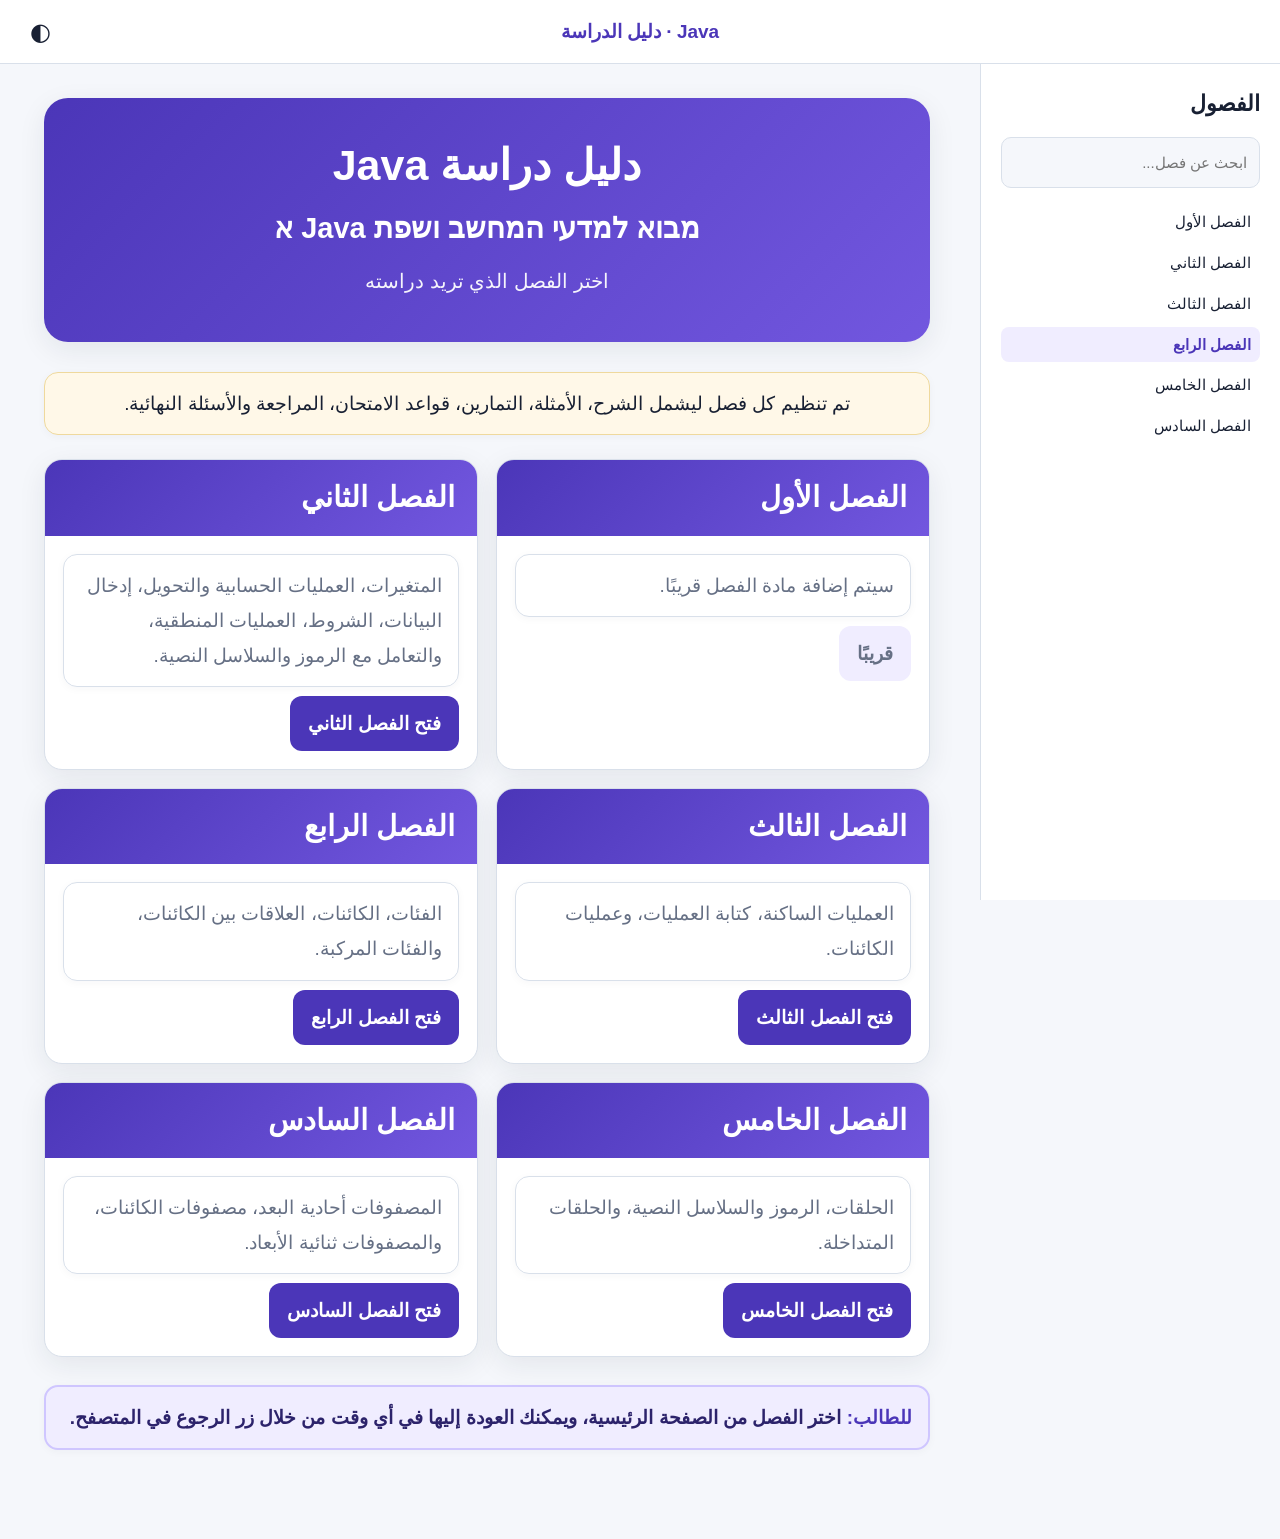
<file: index.html>
<!doctype html>
<html lang="ar" dir="rtl">
<head>
<meta charset="utf-8">
<meta name="viewport" content="width=device-width, initial-scale=1">
<title>دليل دراسة Java | فصول المساق</title>
<link rel="stylesheet" href="styles.css">
<style>
  .home-intro {
    text-align: center;
    margin: 0 0 24px;
  }

  .chapters-grid {
    display: grid;
    grid-template-columns: repeat(2, minmax(0, 1fr));
    gap: 18px;
    margin-top: 18px;
  }

  .chapter-card {
    background: var(--card);
    border: 1px solid var(--line);
    border-radius: 18px;
    overflow: hidden;
    box-shadow: var(--shadow);
  }

  .chapter-card .chapter-title {
    margin: 0;
    border-radius: 0;
  }

  .chapter-body {
    padding: 18px;
  }

  .chapter-body p {
    margin-top: 0;
  }

  .chapter-link,
  .coming-soon {
    display: inline-flex;
    align-items: center;
    justify-content: center;
    min-height: 46px;
    padding: 10px 18px;
    border-radius: 12px;
    font-weight: 800;
    text-decoration: none;
  }

  .chapter-link {
    background: var(--accent);
    color: #fff;
  }

  .chapter-link:hover,
  .chapter-link:focus-visible {
    filter: brightness(1.08);
    outline: 3px solid rgba(75,54,184,.2);
  }

  .coming-soon {
    background: var(--soft);
    color: var(--muted);
    cursor: default;
  }

  .chapter-topic {
    color: var(--muted);
  }

  .site-note {
    margin-top: 28px;
  }

  @media (max-width: 760px) {
    .chapters-grid {
      grid-template-columns: 1fr;
    }
  }
</style>
</head>

<body>
<header class="topbar">
  <button id="menuBtn" class="icon-btn" aria-label="فتح قائمة المحتويات">☰</button>
  <div class="brand">Java · دليل الدراسة</div>
  <button id="themeBtn" class="icon-btn" aria-label="تبديل المظهر">◐</button>
</header>

<aside id="sidebar" class="sidebar" aria-label="قائمة المحتويات">
  <div class="sidebar-inner">
    <h2>الفصول</h2>
    <input id="searchBox" type="search" placeholder="ابحث عن فصل..." aria-label="بحث">
    <nav id="toc"></nav>
  </div>
</aside>

<main id="content" class="content">
  <section class="hero">
    <h1 class="hero-title">دليل دراسة Java</h1>
    <div class="hero-subtitle">מבוא למדעי המחשב ושפת Java א</div>
    <div class="hero-tagline">اختر الفصل الذي تريد دراسته</div>
  </section>

  <div class="home-intro note">
    تم تنظيم كل فصل ليشمل الشرح، الأمثلة، التمارين، قواعد الامتحان، المراجعة والأسئلة النهائية.
  </div>

  <section class="chapters-grid">
    <article class="chapter-card">
      <h2 id="sec-1" class="chapter-title">الفصل الأول</h2>
      <div class="chapter-body">
        <p class="chapter-topic">سيتم إضافة مادة الفصل قريبًا.</p>
        <span class="coming-soon">قريبًا</span>
      </div>
    </article>

    <article class="chapter-card">
      <h2 id="sec-2" class="chapter-title">الفصل الثاني</h2>
      <div class="chapter-body">
        <p class="chapter-topic">المتغيرات، العمليات الحسابية والتحويل، إدخال البيانات، الشروط، العمليات المنطقية، والتعامل مع الرموز والسلاسل النصية.</p>
        <a class="chapter-link" href="chapter2.html">فتح الفصل الثاني</a>
      </div>
    </article>

    <article class="chapter-card">
      <h2 id="sec-3" class="chapter-title">الفصل الثالث</h2>
      <div class="chapter-body">
        <p class="chapter-topic">العمليات الساكنة، كتابة العمليات، وعمليات الكائنات.</p>
        <a class="chapter-link" href="chapter3.html">فتح الفصل الثالث</a>
      </div>
    </article>

    <article class="chapter-card">
      <h2 id="sec-4" class="chapter-title">الفصل الرابع</h2>
      <div class="chapter-body">
        <p class="chapter-topic">الفئات، الكائنات، العلاقات بين الكائنات، والفئات المركبة.</p>
        <a class="chapter-link" href="chapter4.html">فتح الفصل الرابع</a>
      </div>
    </article>

    <article class="chapter-card">
      <h2 id="sec-5" class="chapter-title">الفصل الخامس</h2>
      <div class="chapter-body">
        <p class="chapter-topic">الحلقات، الرموز والسلاسل النصية، والحلقات المتداخلة.</p>
        <a class="chapter-link" href="chapter5.html">فتح الفصل الخامس</a>
      </div>
    </article>

    <article class="chapter-card">
      <h2 id="sec-6" class="chapter-title">الفصل السادس</h2>
      <div class="chapter-body">
        <p class="chapter-topic">المصفوفات أحادية البعد، مصفوفات الكائنات، والمصفوفات ثنائية الأبعاد.</p>
        <a class="chapter-link" href="chapter6.html">فتح الفصل السادس</a>
      </div>
    </article>
  </section>

  <div class="exam-tip site-note">
    <strong>للطالب:</strong> اختر الفصل من الصفحة الرئيسية، ويمكنك العودة إليها في أي وقت من خلال زر الرجوع في المتصفح.
  </div>
</main>

<button id="topBtn" class="top-btn" aria-label="العودة إلى الأعلى">↑</button>
<script src="script.js"></script>
</body>
</html>
</file>
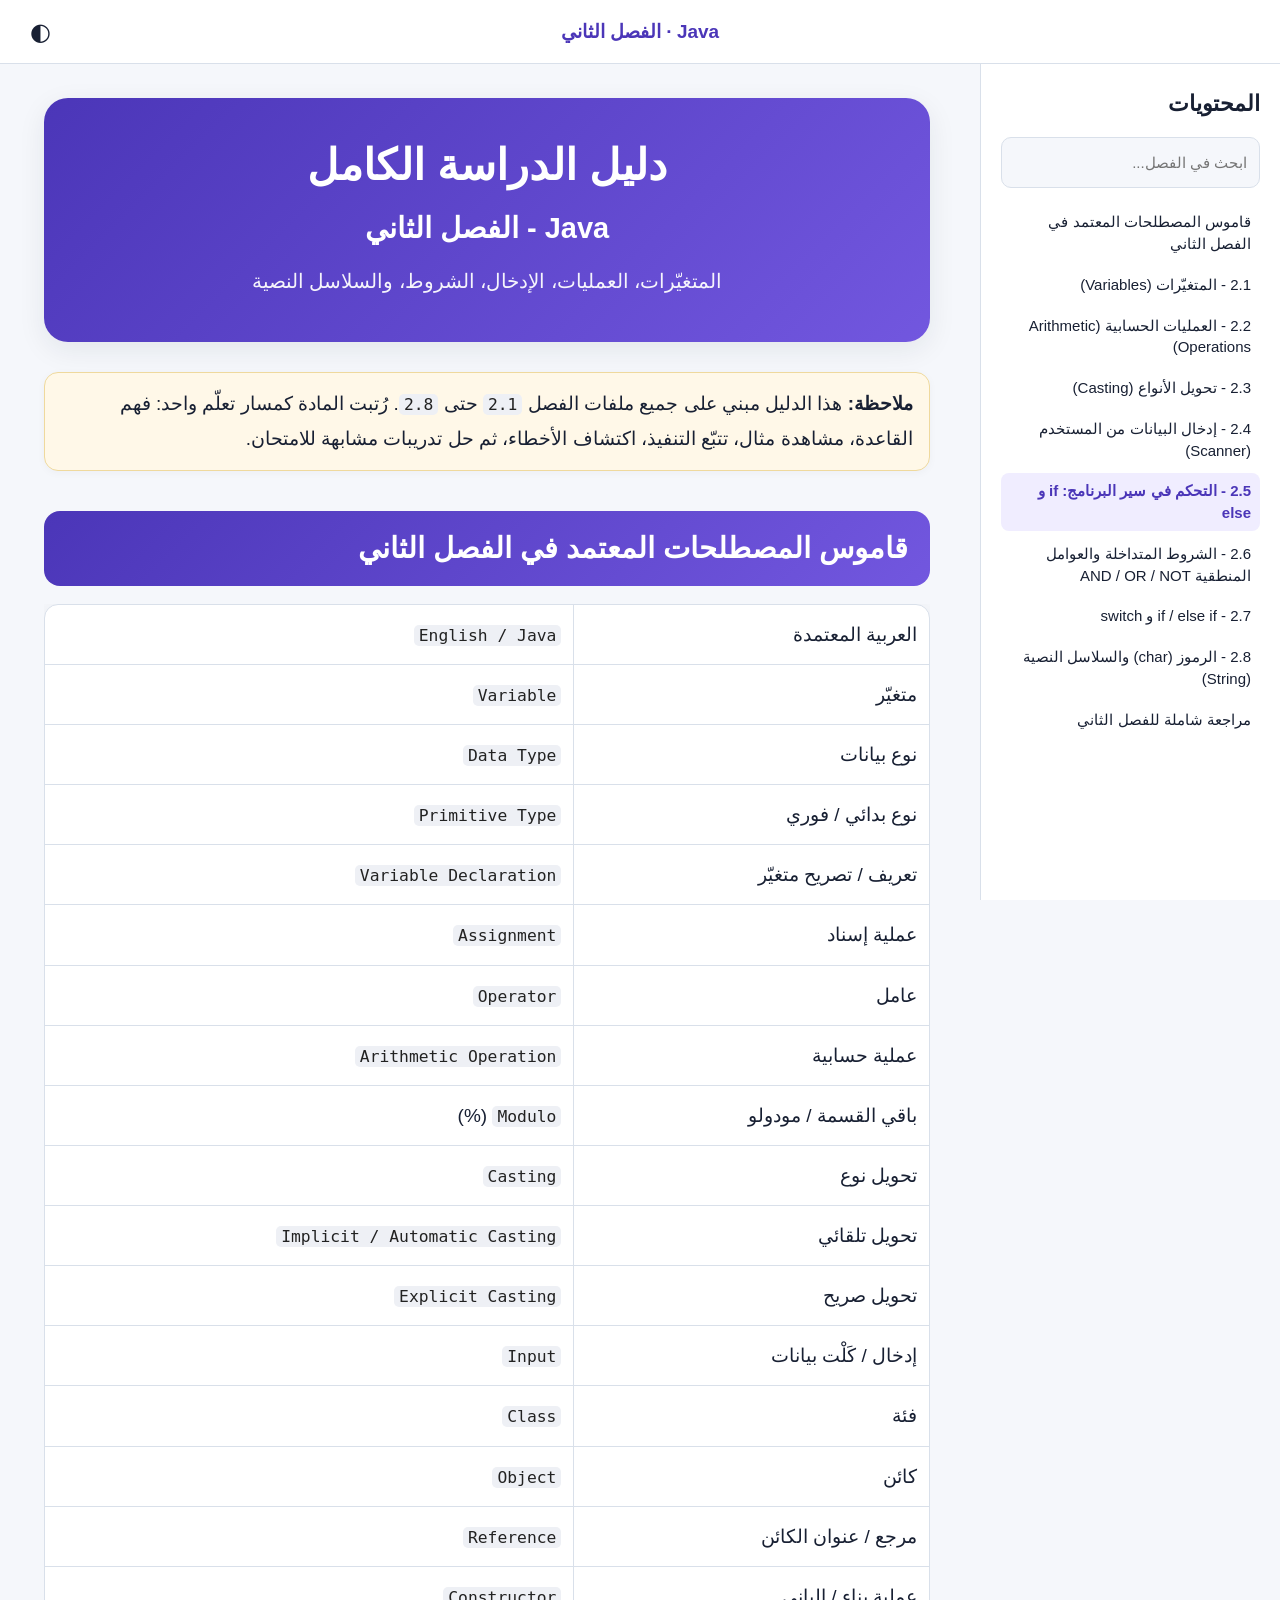
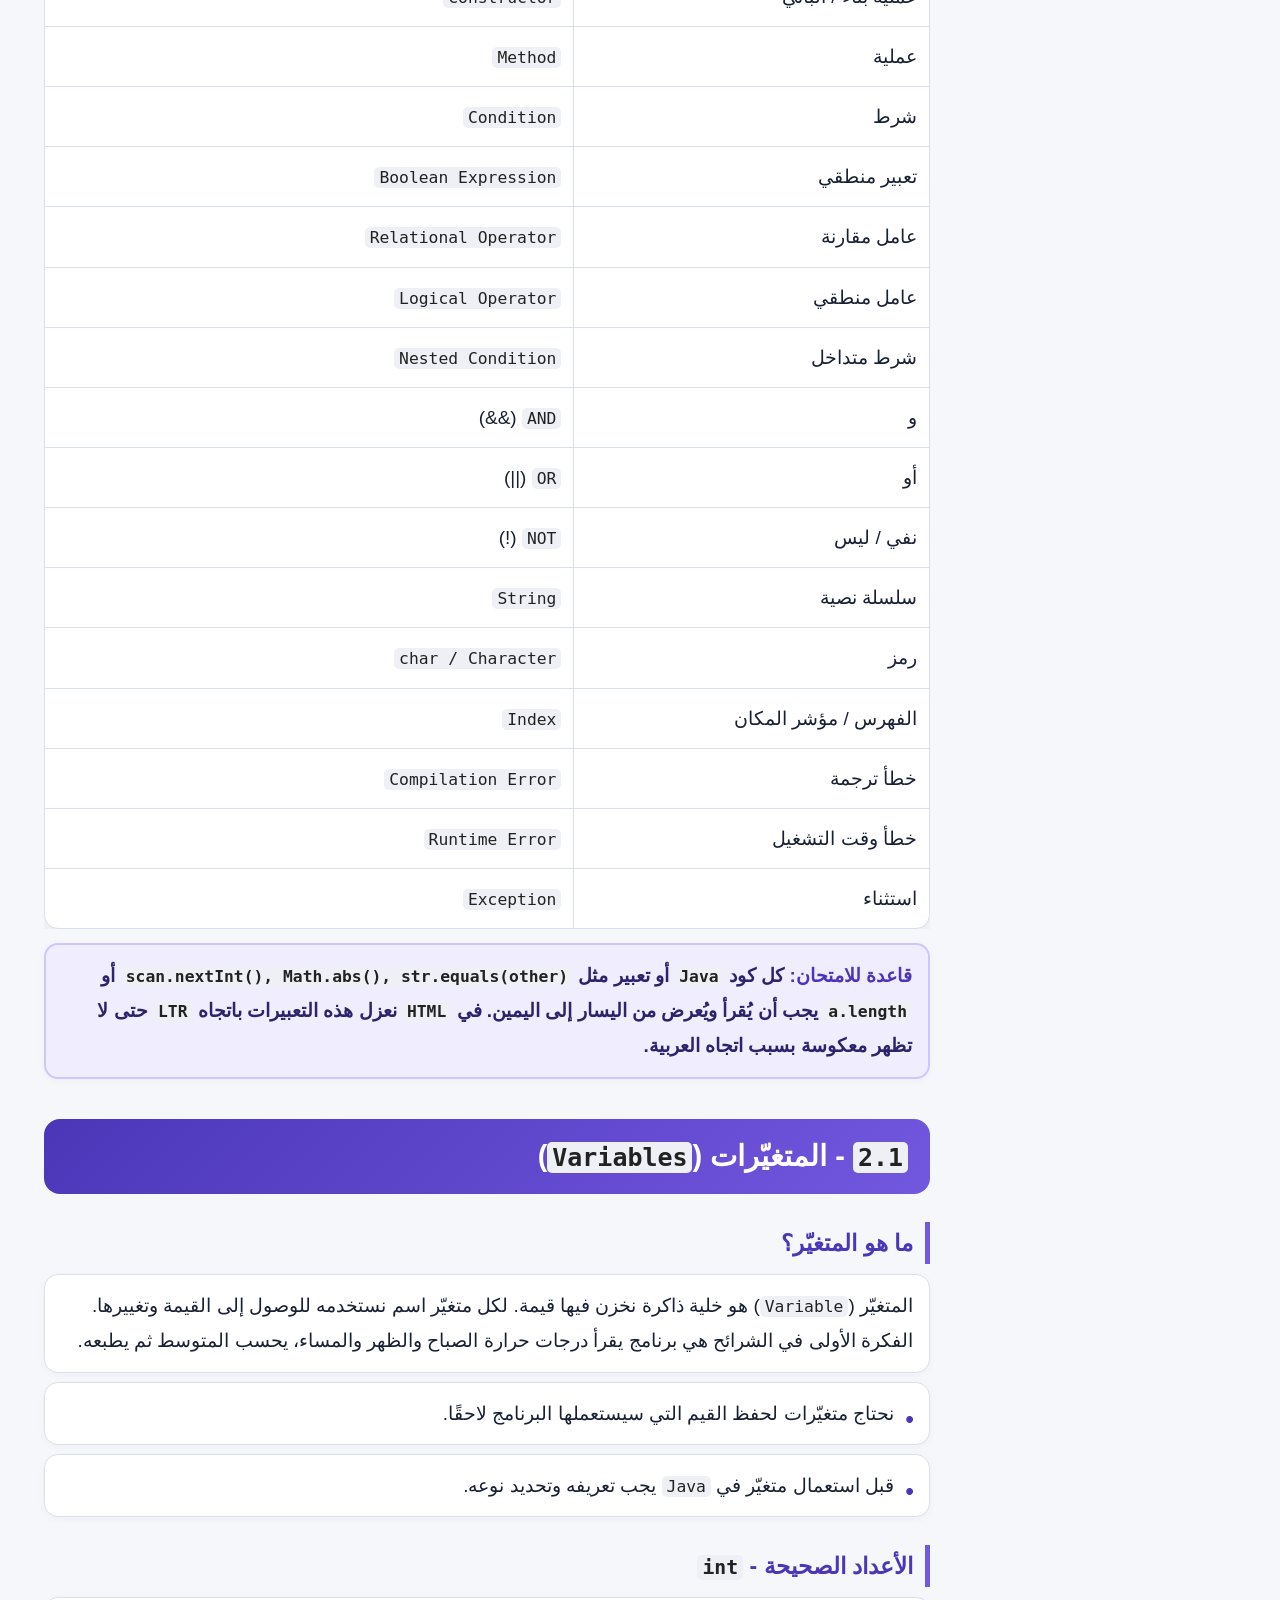
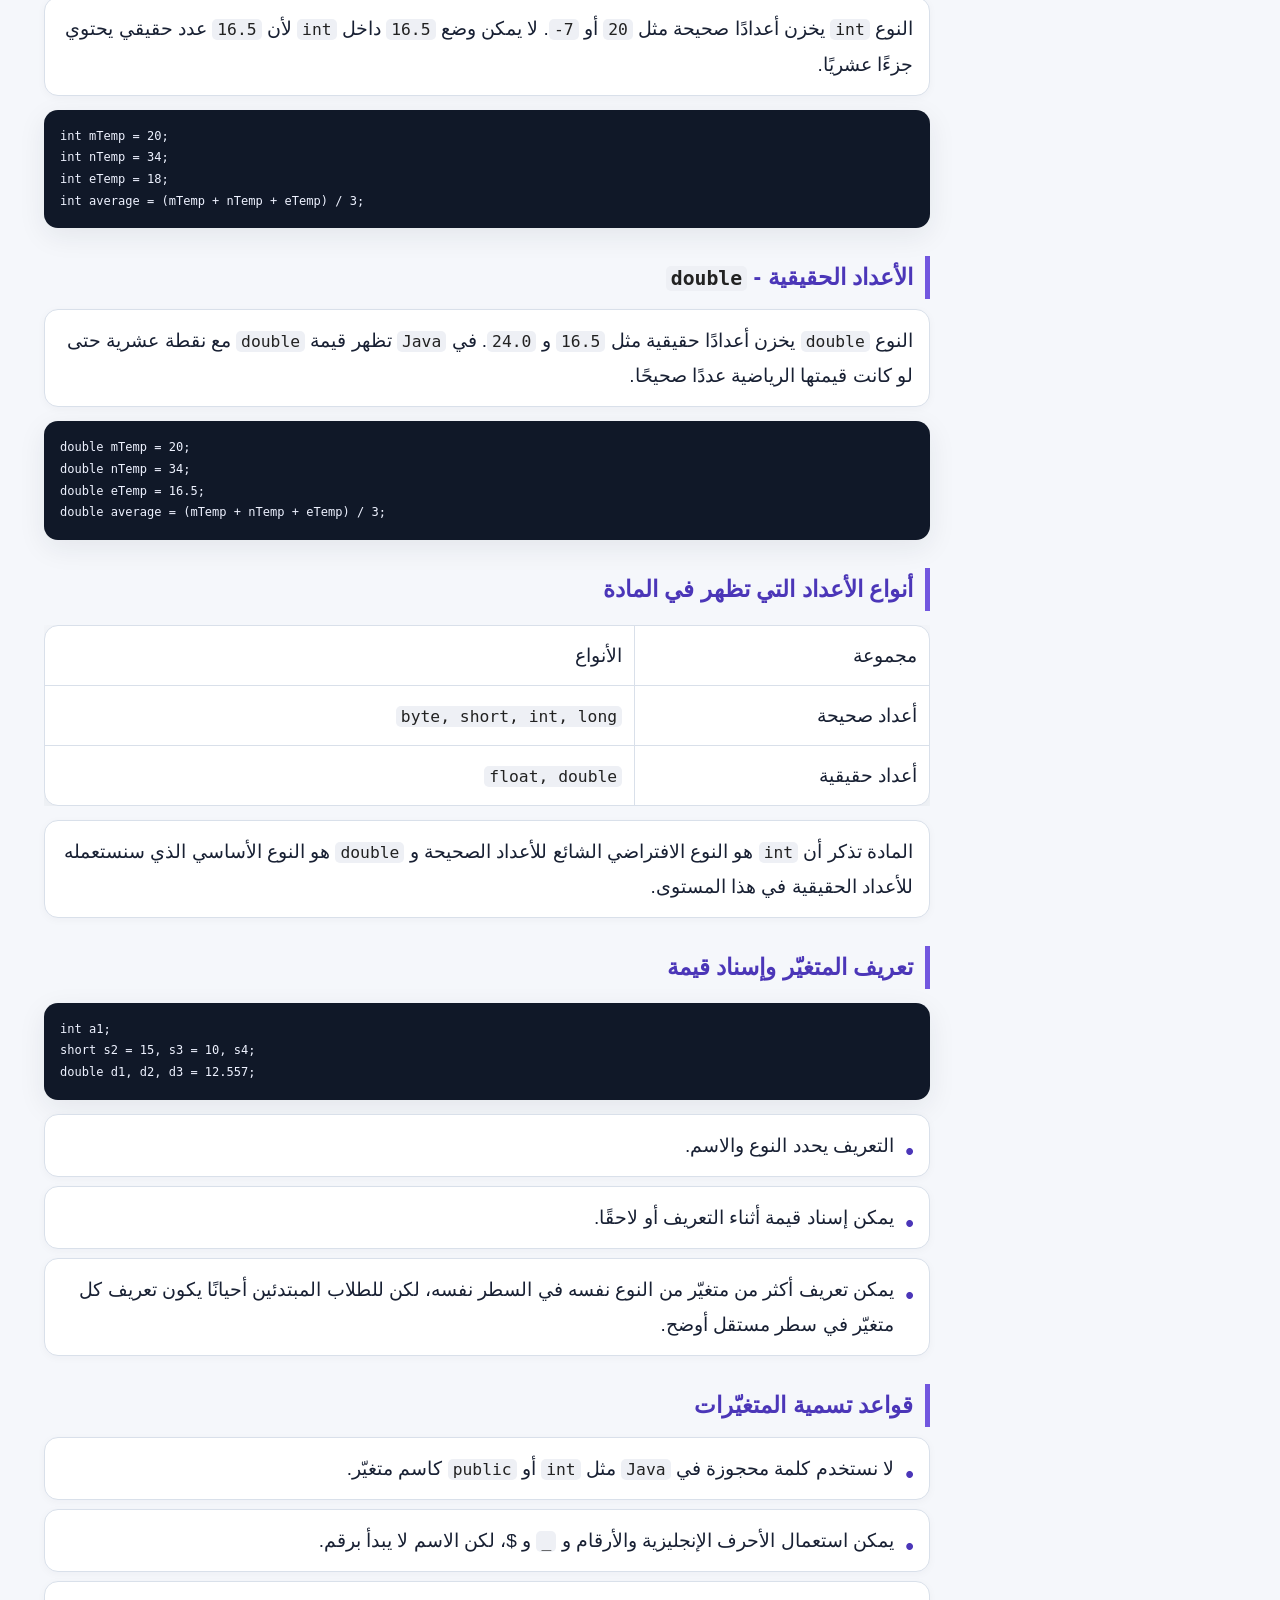
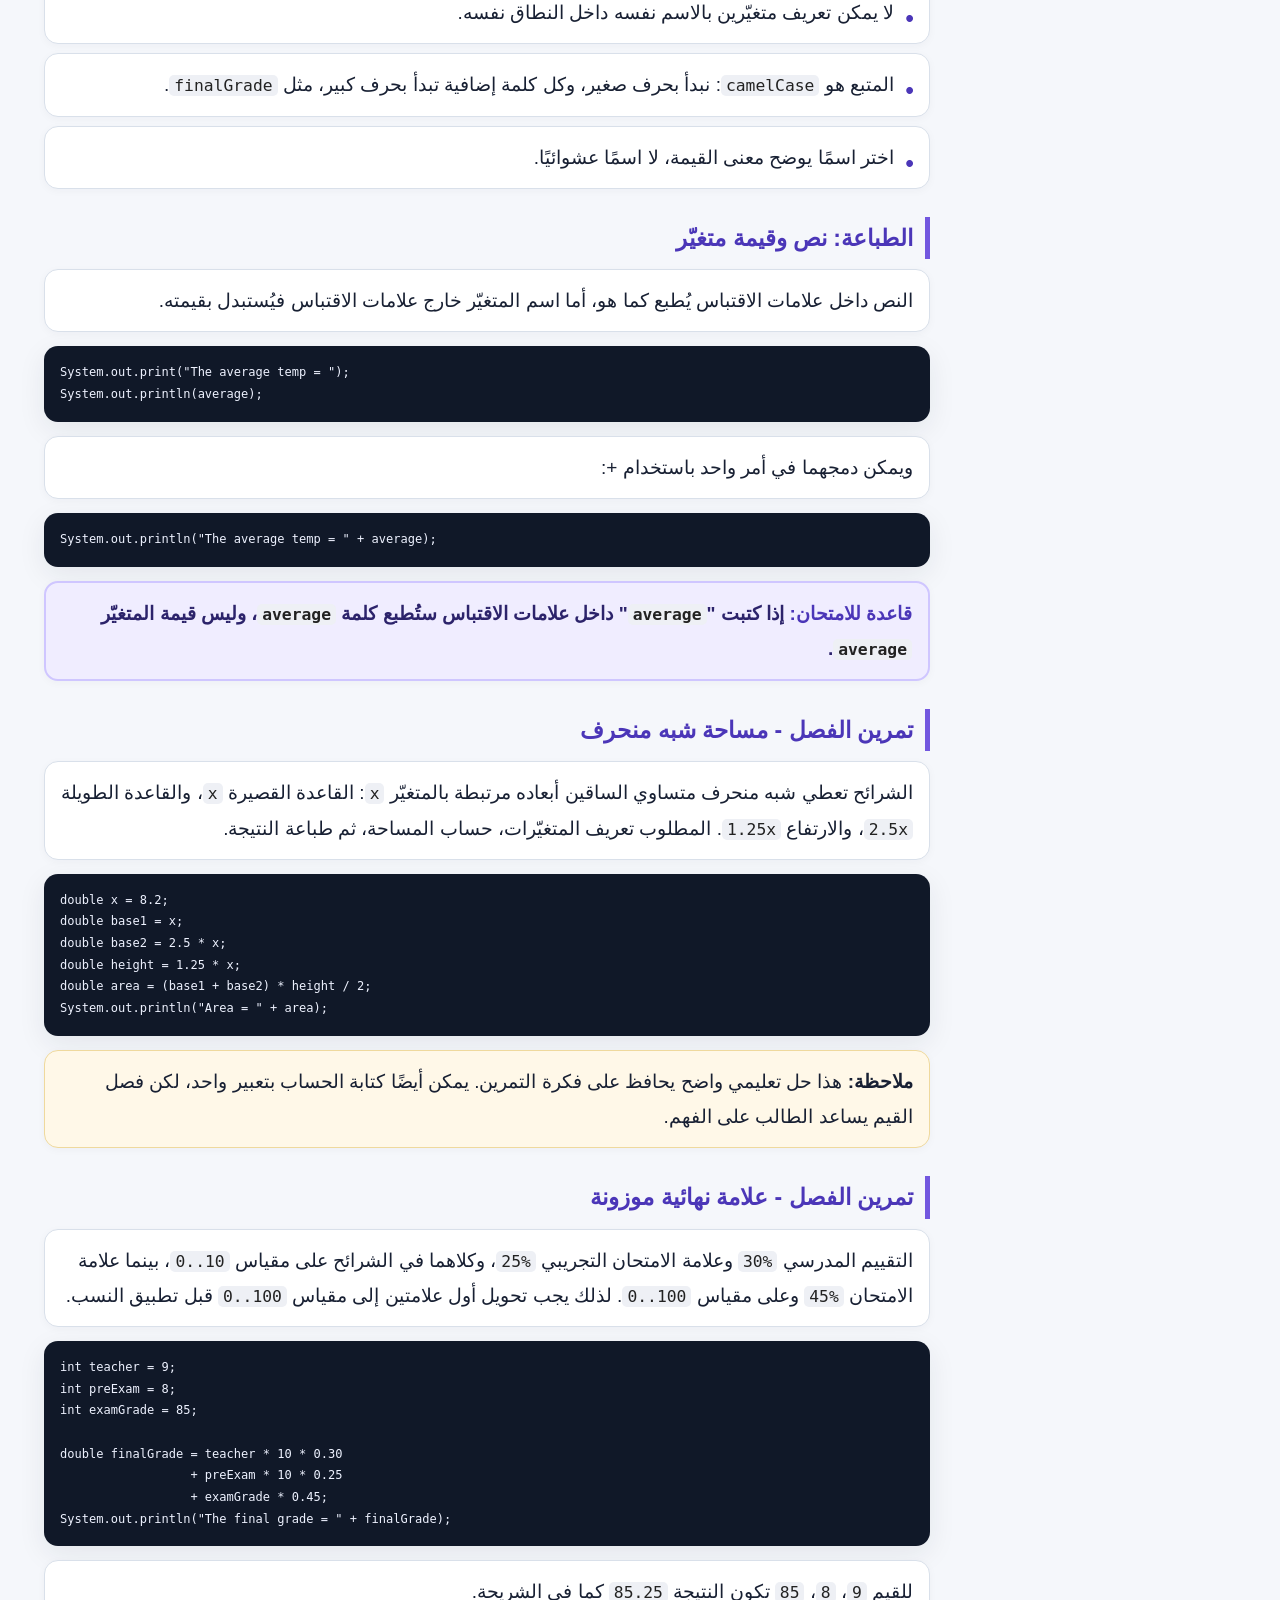
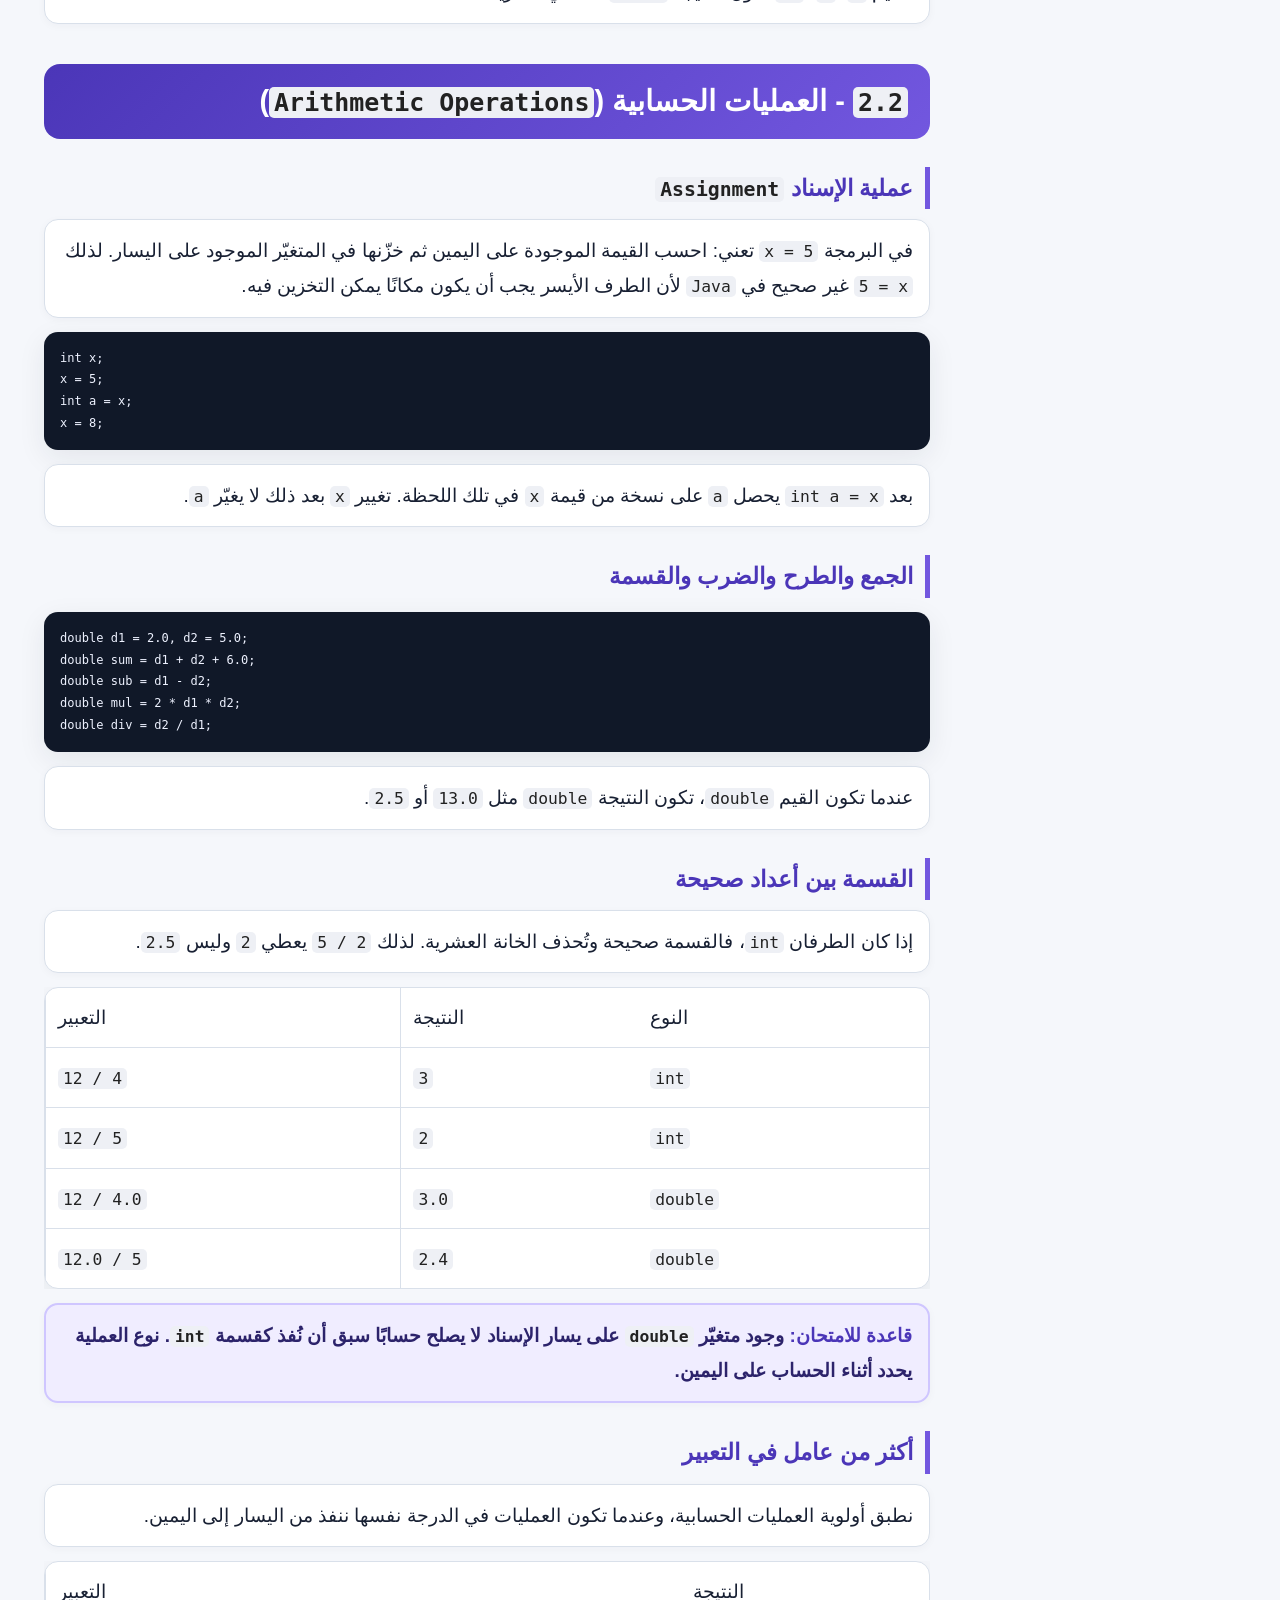
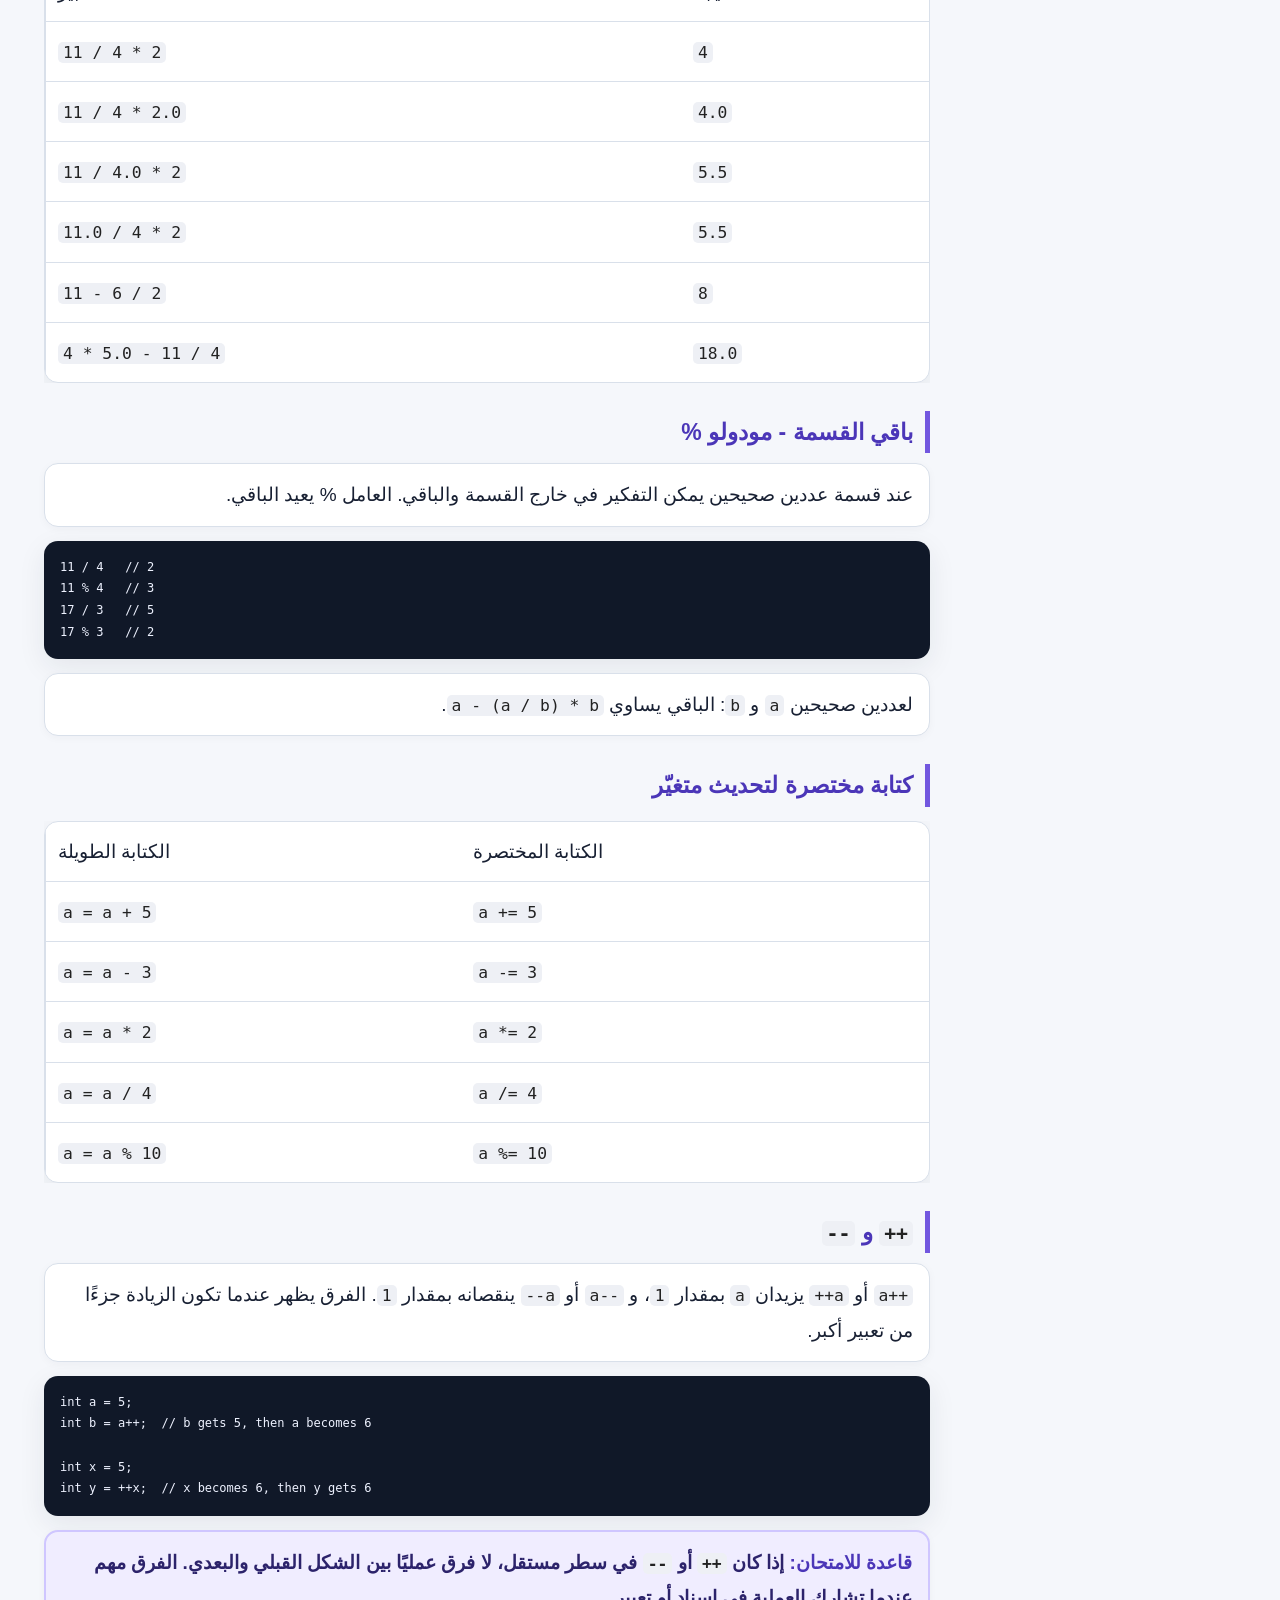
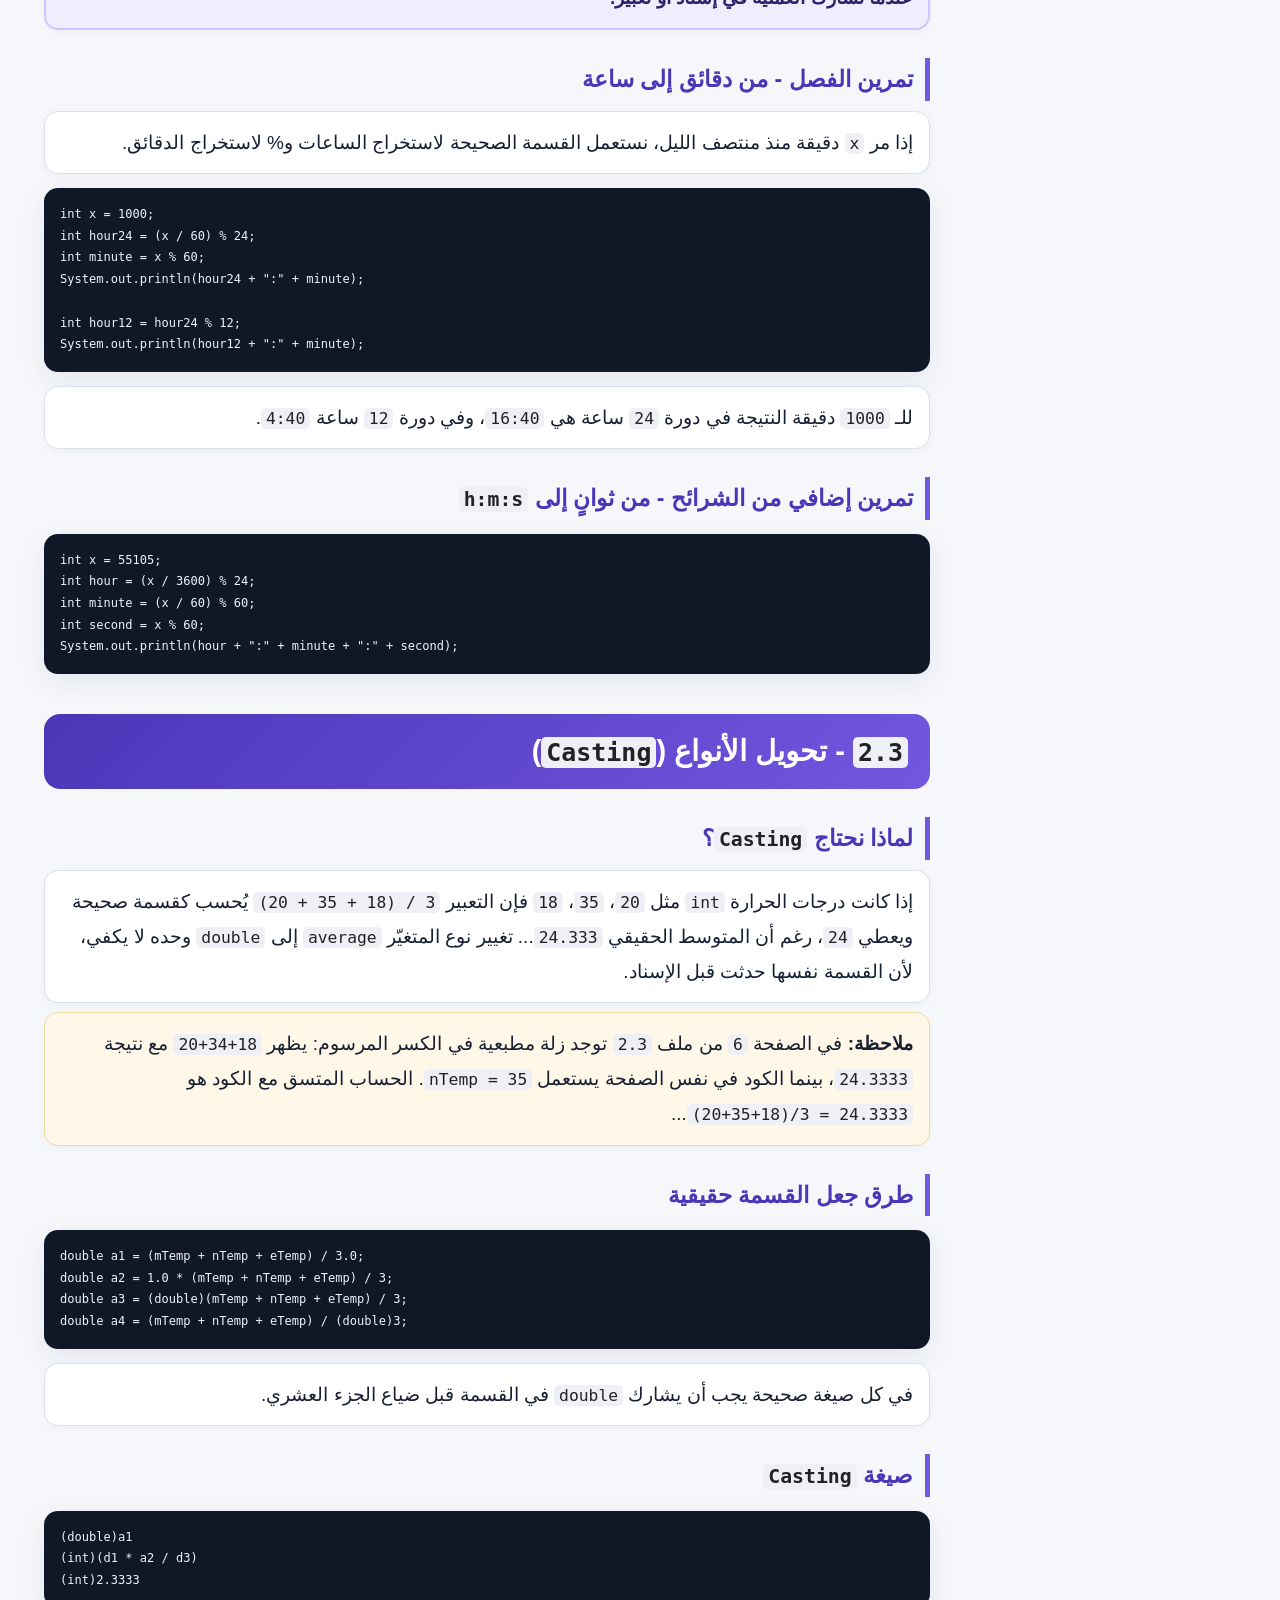
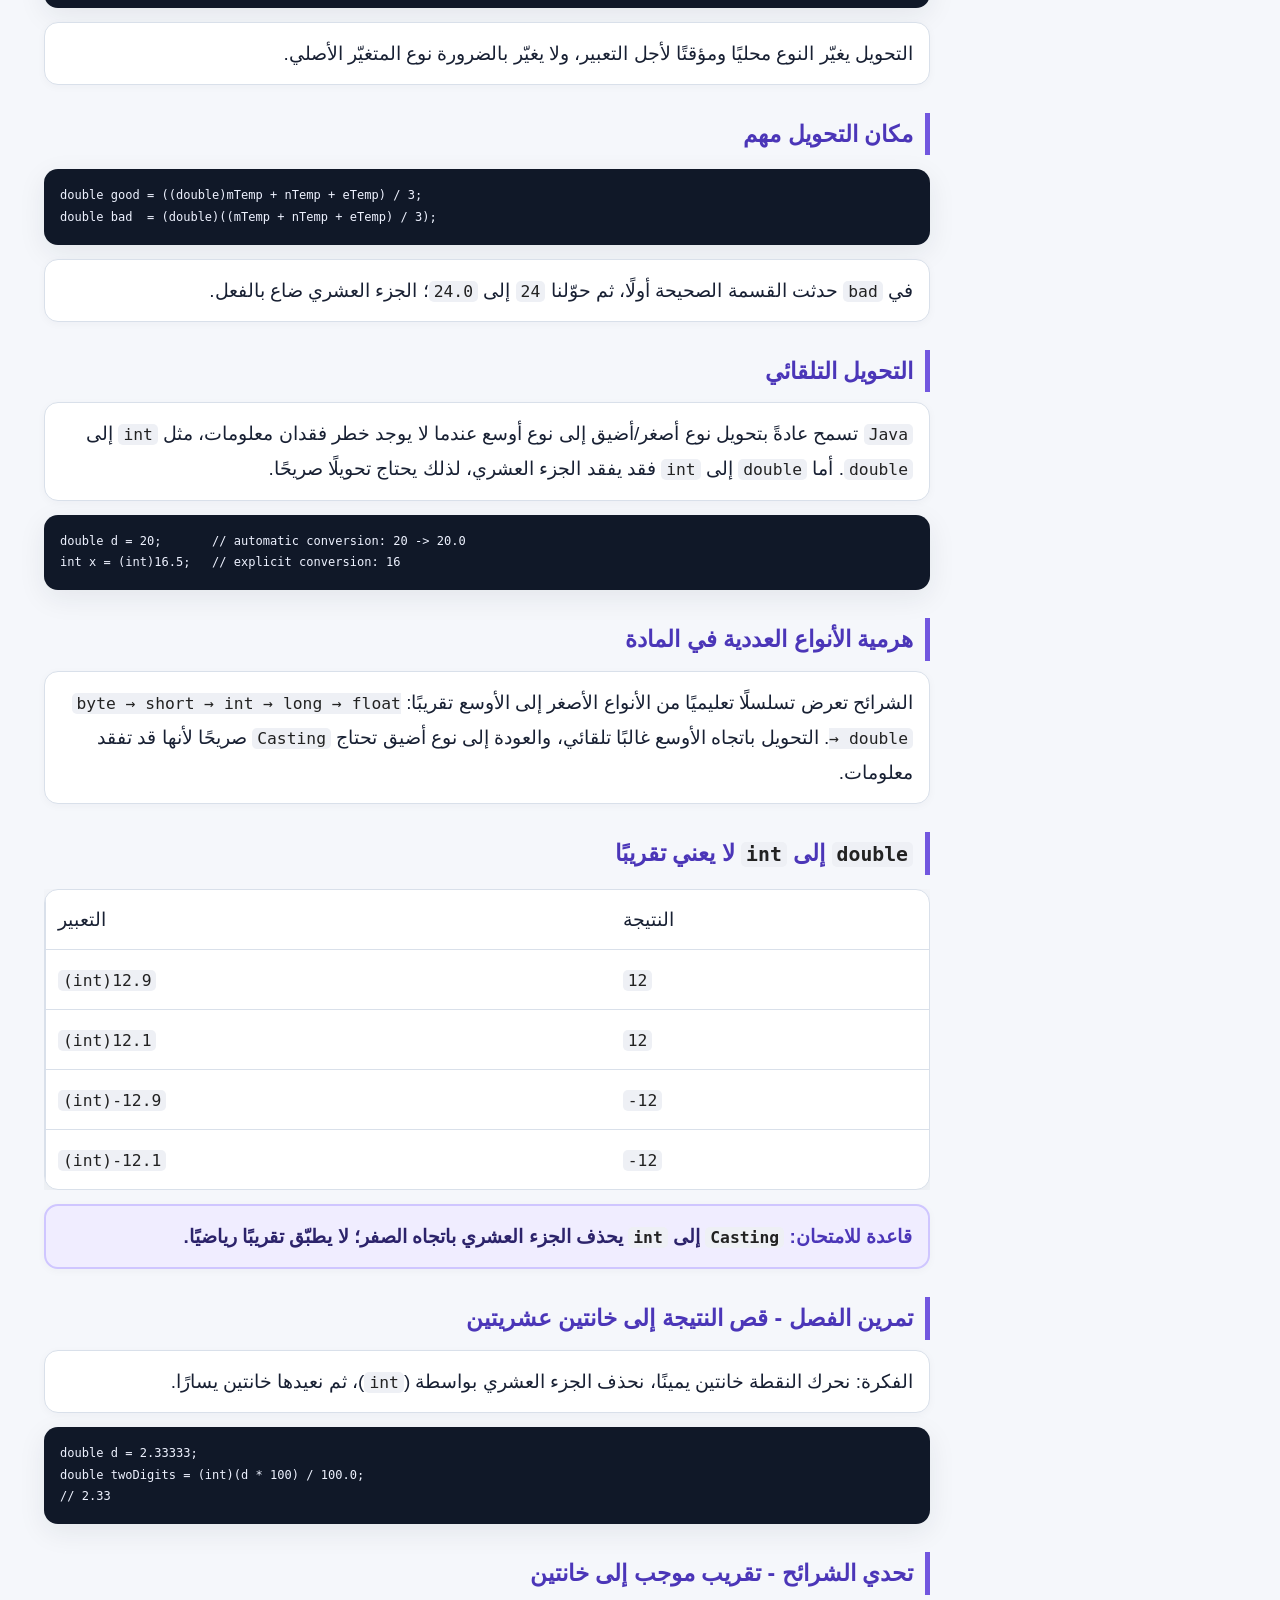
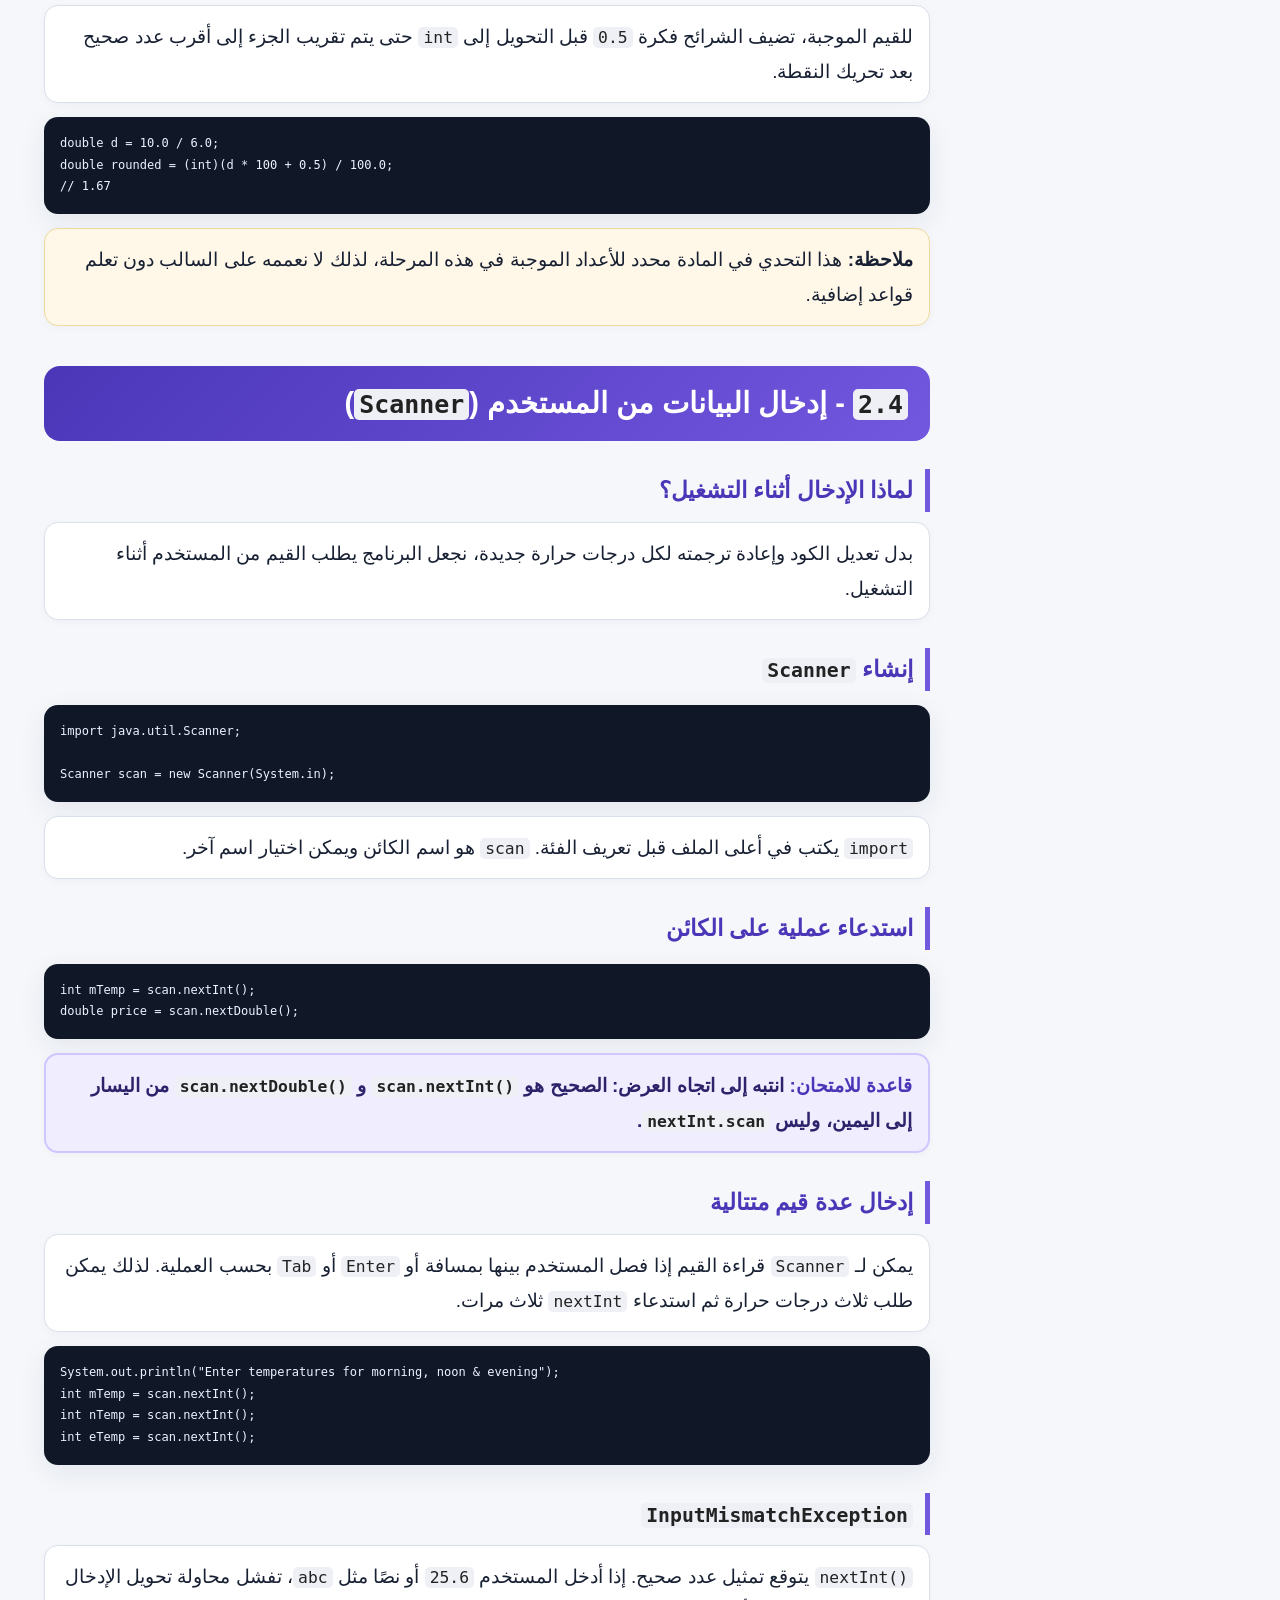
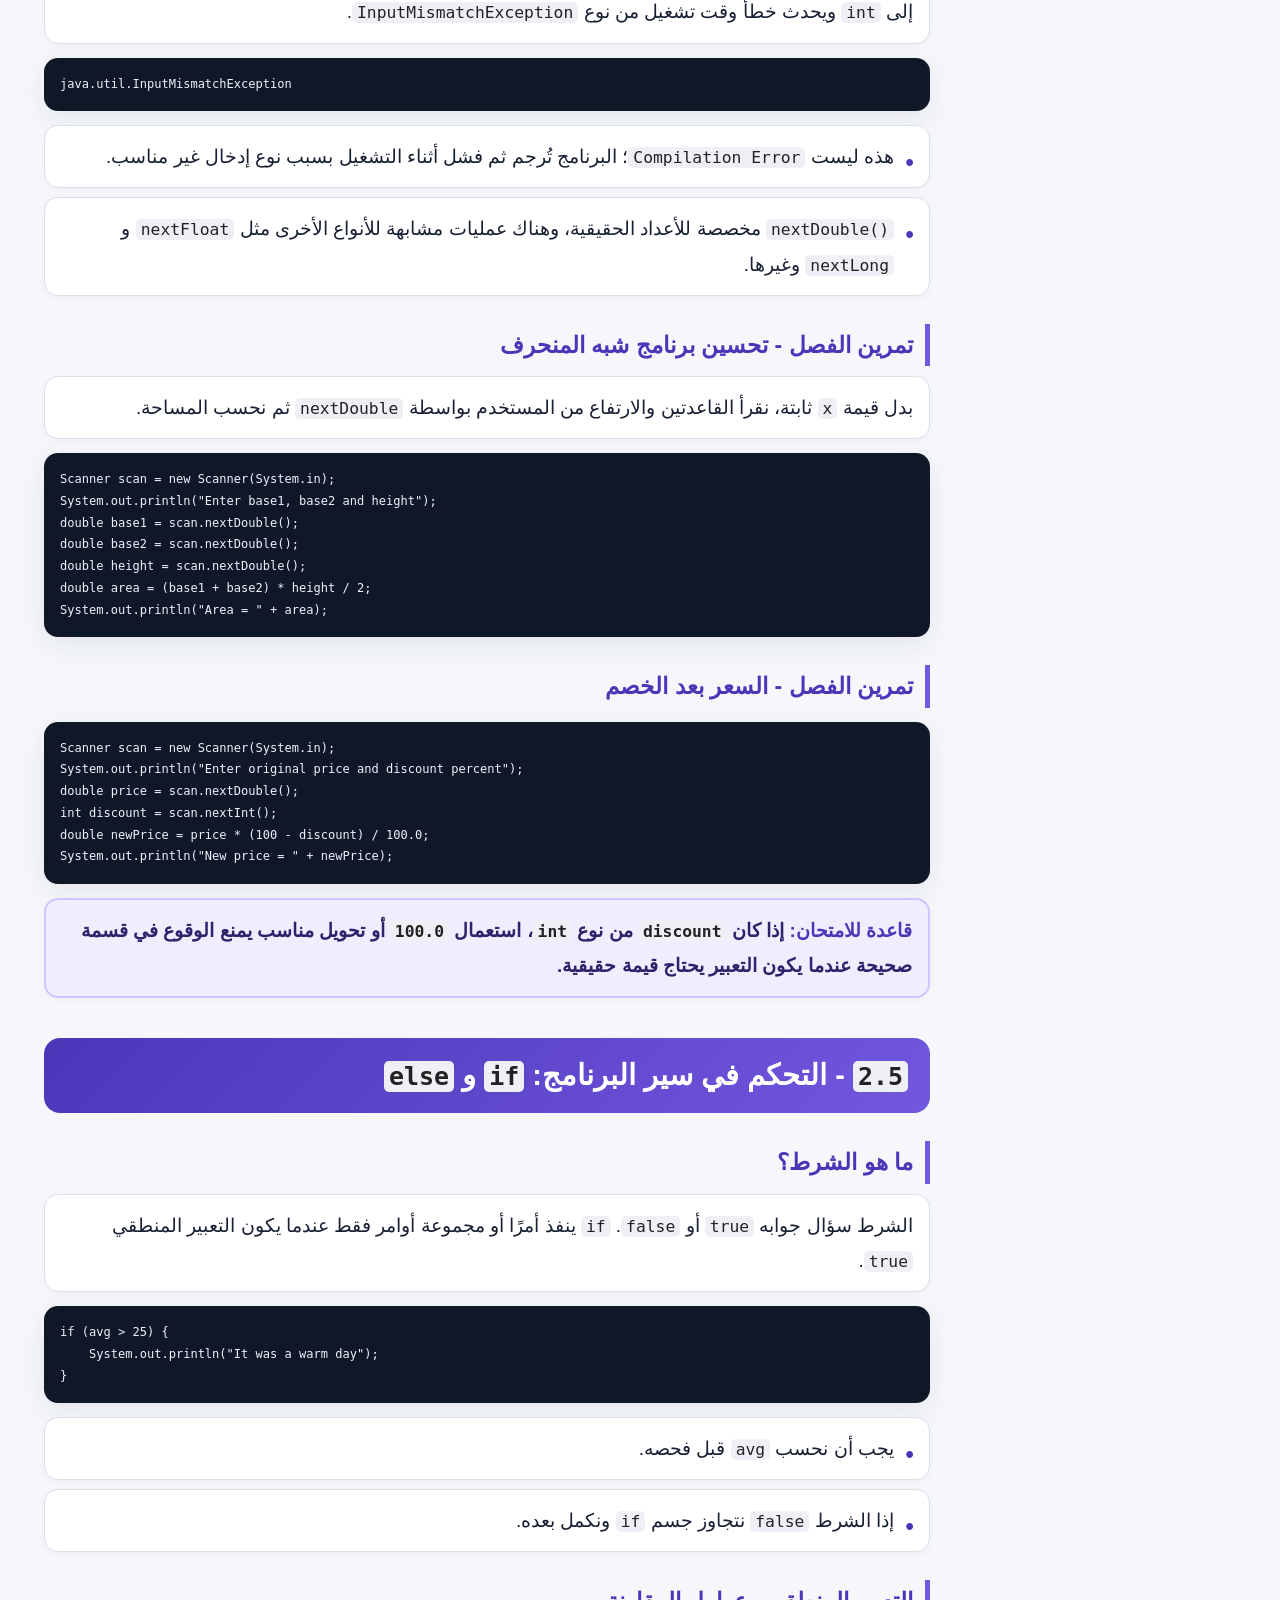
<file: chapter2.html>
<!doctype html>
<html lang="ar" dir="rtl"><head><meta charset="utf-8"><meta name="viewport" content="width=device-width, initial-scale=1">
<title>دليل الدراسة الكامل - Java الفصل الثاني</title><link rel="stylesheet" href="styles.css"></head>
<body><header class="topbar"><button id="menuBtn" class="icon-btn" aria-label="فتح قائمة المحتويات">☰</button><div class="brand">Java · الفصل الثاني</div><button id="themeBtn" class="icon-btn" aria-label="تبديل المظهر">◐</button></header>
<aside id="sidebar" class="sidebar" aria-label="قائمة المحتويات"><div class="sidebar-inner"><h2>المحتويات</h2><input id="searchBox" type="search" placeholder="ابحث في الفصل..." aria-label="بحث"><nav id="toc"></nav></div></aside>
<main id="content" class="content"><section class="hero"><h1 class="hero-title">دليل الدراسة الكامل</h1><div class="hero-subtitle"><span dir="ltr">Java</span> - الفصل الثاني</div><div class="hero-tagline">المتغيّرات، العمليات، الإدخال، الشروط، والسلاسل النصية</div></section><div class="note"><strong>ملاحظة:</strong> هذا الدليل مبني على جميع ملفات الفصل <bdi dir="ltr"><code dir="ltr">2.1</code></bdi> حتى <bdi dir="ltr"><code dir="ltr">2.8</code></bdi>. رُتبت المادة كمسار تعلّم واحد: فهم القاعدة، مشاهدة مثال، تتبّع التنفيذ، اكتشاف الأخطاء، ثم حل تدريبات مشابهة للامتحان.</div><h2 id="sec-1" class="chapter-title">قاموس المصطلحات المعتمد في الفصل الثاني</h2><div class="table-wrap"><table class="study-table"><tr><td>العربية المعتمدة</td><td><bdi dir="ltr"><code dir="ltr">English / Java</code></bdi></td></tr><tr><td>متغيّر</td><td><bdi dir="ltr"><code dir="ltr">Variable</code></bdi></td></tr><tr><td>نوع بيانات</td><td><bdi dir="ltr"><code dir="ltr">Data Type</code></bdi></td></tr><tr><td>نوع بدائي / فوري</td><td><bdi dir="ltr"><code dir="ltr">Primitive Type</code></bdi></td></tr><tr><td>تعريف / تصريح متغيّر</td><td><bdi dir="ltr"><code dir="ltr">Variable Declaration</code></bdi></td></tr><tr><td>عملية إسناد</td><td><bdi dir="ltr"><code dir="ltr">Assignment</code></bdi></td></tr><tr><td>عامل</td><td><bdi dir="ltr"><code dir="ltr">Operator</code></bdi></td></tr><tr><td>عملية حسابية</td><td><bdi dir="ltr"><code dir="ltr">Arithmetic Operation</code></bdi></td></tr><tr><td>باقي القسمة / مودولو</td><td><bdi dir="ltr"><code dir="ltr">Modulo</code></bdi> (%)</td></tr><tr><td>تحويل نوع</td><td><bdi dir="ltr"><code dir="ltr">Casting</code></bdi></td></tr><tr><td>تحويل تلقائي</td><td><bdi dir="ltr"><code dir="ltr">Implicit / Automatic Casting</code></bdi></td></tr><tr><td>تحويل صريح</td><td><bdi dir="ltr"><code dir="ltr">Explicit Casting</code></bdi></td></tr><tr><td>إدخال / كَلْت بيانات</td><td><bdi dir="ltr"><code dir="ltr">Input</code></bdi></td></tr><tr><td>فئة</td><td><bdi dir="ltr"><code dir="ltr">Class</code></bdi></td></tr><tr><td>كائن</td><td><bdi dir="ltr"><code dir="ltr">Object</code></bdi></td></tr><tr><td>مرجع / عنوان الكائن</td><td><bdi dir="ltr"><code dir="ltr">Reference</code></bdi></td></tr><tr><td>عملية بناء / الباني</td><td><bdi dir="ltr"><code dir="ltr">Constructor</code></bdi></td></tr><tr><td>عملية</td><td><bdi dir="ltr"><code dir="ltr">Method</code></bdi></td></tr><tr><td>شرط</td><td><bdi dir="ltr"><code dir="ltr">Condition</code></bdi></td></tr><tr><td>تعبير منطقي</td><td><bdi dir="ltr"><code dir="ltr">Boolean Expression</code></bdi></td></tr><tr><td>عامل مقارنة</td><td><bdi dir="ltr"><code dir="ltr">Relational Operator</code></bdi></td></tr><tr><td>عامل منطقي</td><td><bdi dir="ltr"><code dir="ltr">Logical Operator</code></bdi></td></tr><tr><td>شرط متداخل</td><td><bdi dir="ltr"><code dir="ltr">Nested Condition</code></bdi></td></tr><tr><td>و</td><td><bdi dir="ltr"><code dir="ltr">AND</code></bdi> (&amp;&amp;)</td></tr><tr><td>أو</td><td><bdi dir="ltr"><code dir="ltr">OR</code></bdi> (||)</td></tr><tr><td>نفي / ليس</td><td><bdi dir="ltr"><code dir="ltr">NOT</code></bdi> (!)</td></tr><tr><td>سلسلة نصية</td><td><bdi dir="ltr"><code dir="ltr">String</code></bdi></td></tr><tr><td>رمز</td><td><bdi dir="ltr"><code dir="ltr">char / Character</code></bdi></td></tr><tr><td>الفهرس / مؤشر المكان</td><td><bdi dir="ltr"><code dir="ltr">Index</code></bdi></td></tr><tr><td>خطأ ترجمة</td><td><bdi dir="ltr"><code dir="ltr">Compilation Error</code></bdi></td></tr><tr><td>خطأ وقت التشغيل</td><td><bdi dir="ltr"><code dir="ltr">Runtime Error</code></bdi></td></tr><tr><td>استثناء</td><td><bdi dir="ltr"><code dir="ltr">Exception</code></bdi></td></tr></table></div><div class="exam-tip"><strong>قاعدة للامتحان:</strong> كل كود <bdi dir="ltr"><code dir="ltr">Java</code></bdi> أو تعبير مثل <bdi dir="ltr"><code dir="ltr">scan.nextInt(), Math.abs(), str.equals(other)</code></bdi> أو <bdi dir="ltr"><code dir="ltr">a.length</code></bdi> يجب أن يُقرأ ويُعرض من اليسار إلى اليمين. في <bdi dir="ltr"><code dir="ltr">HTML</code></bdi> نعزل هذه التعبيرات باتجاه <bdi dir="ltr"><code dir="ltr">LTR</code></bdi> حتى لا تظهر معكوسة بسبب اتجاه العربية.</div><h2 id="sec-2" class="chapter-title"><bdi dir="ltr"><code dir="ltr">2.1</code></bdi> - المتغيّرات (<bdi dir="ltr"><code dir="ltr">Variables</code></bdi>)</h2><h3 class="section-title">ما هو المتغيّر؟</h3><p>المتغيّر (<bdi dir="ltr"><code dir="ltr">Variable</code></bdi>) هو خلية ذاكرة نخزن فيها قيمة. لكل متغيّر اسم نستخدمه للوصول إلى القيمة وتغييرها. الفكرة الأولى في الشرائح هي برنامج يقرأ درجات حرارة الصباح والظهر والمساء، يحسب المتوسط ثم يطبعه.</p><div class="bullet">نحتاج متغيّرات لحفظ القيم التي سيستعملها البرنامج لاحقًا.</div><div class="bullet">قبل استعمال متغيّر في <bdi dir="ltr"><code dir="ltr">Java</code></bdi> يجب تعريفه وتحديد نوعه.</div><h3 class="section-title">الأعداد الصحيحة - <bdi dir="ltr"><code dir="ltr">int</code></bdi></h3><p>النوع <bdi dir="ltr"><code dir="ltr">int</code></bdi> يخزن أعدادًا صحيحة مثل <bdi dir="ltr"><code dir="ltr">20</code></bdi> أو <bdi dir="ltr"><code dir="ltr">-7</code></bdi>. لا يمكن وضع <bdi dir="ltr"><code dir="ltr">16.5</code></bdi> داخل <bdi dir="ltr"><code dir="ltr">int</code></bdi> لأن <bdi dir="ltr"><code dir="ltr">16.5</code></bdi> عدد حقيقي يحتوي جزءًا عشريًا.</p><pre class="code-block" dir="ltr"><code dir="ltr">int mTemp = 20;
int nTemp = 34;
int eTemp = 18;
int average = (mTemp + nTemp + eTemp) / 3;</code></pre><h3 class="section-title">الأعداد الحقيقية - <bdi dir="ltr"><code dir="ltr">double</code></bdi></h3><p>النوع <bdi dir="ltr"><code dir="ltr">double</code></bdi> يخزن أعدادًا حقيقية مثل <bdi dir="ltr"><code dir="ltr">16.5</code></bdi> و <bdi dir="ltr"><code dir="ltr">24.0</code></bdi>. في <bdi dir="ltr"><code dir="ltr">Java</code></bdi> تظهر قيمة <bdi dir="ltr"><code dir="ltr">double</code></bdi> مع نقطة عشرية حتى لو كانت قيمتها الرياضية عددًا صحيحًا.</p><pre class="code-block" dir="ltr"><code dir="ltr">double mTemp = 20;
double nTemp = 34;
double eTemp = 16.5;
double average = (mTemp + nTemp + eTemp) / 3;</code></pre><h3 class="section-title">أنواع الأعداد التي تظهر في المادة</h3><div class="table-wrap"><table class="study-table"><tr><td>مجموعة</td><td>الأنواع</td></tr><tr><td>أعداد صحيحة</td><td><bdi dir="ltr"><code dir="ltr">byte, short, int, long</code></bdi></td></tr><tr><td>أعداد حقيقية</td><td><bdi dir="ltr"><code dir="ltr">float, double</code></bdi></td></tr></table></div><p>المادة تذكر أن <bdi dir="ltr"><code dir="ltr">int</code></bdi> هو النوع الافتراضي الشائع للأعداد الصحيحة و <bdi dir="ltr"><code dir="ltr">double</code></bdi> هو النوع الأساسي الذي سنستعمله للأعداد الحقيقية في هذا المستوى.</p><h3 class="section-title">تعريف المتغيّر وإسناد قيمة</h3><pre class="code-block" dir="ltr"><code dir="ltr">int a1;
short s2 = 15, s3 = 10, s4;
double d1, d2, d3 = 12.557;</code></pre><div class="bullet">التعريف يحدد النوع والاسم.</div><div class="bullet">يمكن إسناد قيمة أثناء التعريف أو لاحقًا.</div><div class="bullet">يمكن تعريف أكثر من متغيّر من النوع نفسه في السطر نفسه، لكن للطلاب المبتدئين أحيانًا يكون تعريف كل متغيّر في سطر مستقل أوضح.</div><h3 class="section-title">قواعد تسمية المتغيّرات</h3><div class="bullet">لا نستخدم كلمة محجوزة في <bdi dir="ltr"><code dir="ltr">Java</code></bdi> مثل <bdi dir="ltr"><code dir="ltr">int</code></bdi> أو <bdi dir="ltr"><code dir="ltr">public</code></bdi> كاسم متغيّر.</div><div class="bullet">يمكن استعمال الأحرف الإنجليزية والأرقام و <bdi dir="ltr"><code dir="ltr">_</code></bdi> و $، لكن الاسم لا يبدأ برقم.</div><div class="bullet">لا يمكن تعريف متغيّرين بالاسم نفسه داخل النطاق نفسه.</div><div class="bullet">المتبع هو <bdi dir="ltr"><code dir="ltr">camelCase</code></bdi>: نبدأ بحرف صغير، وكل كلمة إضافية تبدأ بحرف كبير، مثل <bdi dir="ltr"><code dir="ltr">finalGrade</code></bdi>.</div><div class="bullet">اختر اسمًا يوضح معنى القيمة، لا اسمًا عشوائيًا.</div><h3 class="section-title">الطباعة: نص وقيمة متغيّر</h3><p>النص داخل علامات الاقتباس يُطبع كما هو، أما اسم المتغيّر خارج علامات الاقتباس فيُستبدل بقيمته.</p><pre class="code-block" dir="ltr"><code dir="ltr">System.out.print(&quot;The average temp = &quot;);
System.out.println(average);</code></pre><p>ويمكن دمجهما في أمر واحد باستخدام +:</p><pre class="code-block" dir="ltr"><code dir="ltr">System.out.println(&quot;The average temp = &quot; + average);</code></pre><div class="exam-tip"><strong>قاعدة للامتحان:</strong> إذا كتبت &quot;<bdi dir="ltr"><code dir="ltr">average</code></bdi>&quot; داخل علامات الاقتباس ستُطبع كلمة <bdi dir="ltr"><code dir="ltr">average</code></bdi>، وليس قيمة المتغيّر <bdi dir="ltr"><code dir="ltr">average</code></bdi>.</div><h3 class="section-title">تمرين الفصل - مساحة شبه منحرف</h3><p>الشرائح تعطي شبه منحرف متساوي الساقين أبعاده مرتبطة بالمتغيّر <bdi dir="ltr"><code dir="ltr">x</code></bdi>: القاعدة القصيرة <bdi dir="ltr"><code dir="ltr">x</code></bdi>، والقاعدة الطويلة <bdi dir="ltr"><code dir="ltr">2.5x</code></bdi>، والارتفاع <bdi dir="ltr"><code dir="ltr">1.25x</code></bdi>. المطلوب تعريف المتغيّرات، حساب المساحة، ثم طباعة النتيجة.</p><pre class="code-block" dir="ltr"><code dir="ltr">double x = 8.2;
double base1 = x;
double base2 = 2.5 * x;
double height = 1.25 * x;
double area = (base1 + base2) * height / 2;
System.out.println(&quot;Area = &quot; + area);</code></pre><div class="note"><strong>ملاحظة:</strong> هذا حل تعليمي واضح يحافظ على فكرة التمرين. يمكن أيضًا كتابة الحساب بتعبير واحد، لكن فصل القيم يساعد الطالب على الفهم.</div><h3 class="section-title">تمرين الفصل - علامة نهائية موزونة</h3><p>التقييم المدرسي <bdi dir="ltr"><code dir="ltr">30%</code></bdi> وعلامة الامتحان التجريبي <bdi dir="ltr"><code dir="ltr">25%</code></bdi>، وكلاهما في الشرائح على مقياس <bdi dir="ltr"><code dir="ltr">0..10</code></bdi>، بينما علامة الامتحان <bdi dir="ltr"><code dir="ltr">45%</code></bdi> وعلى مقياس <bdi dir="ltr"><code dir="ltr">0..100</code></bdi>. لذلك يجب تحويل أول علامتين إلى مقياس <bdi dir="ltr"><code dir="ltr">0..100</code></bdi> قبل تطبيق النسب.</p><pre class="code-block" dir="ltr"><code dir="ltr">int teacher = 9;
int preExam = 8;
int examGrade = 85;

double finalGrade = teacher * 10 * 0.30
                  + preExam * 10 * 0.25
                  + examGrade * 0.45;
System.out.println(&quot;The final grade = &quot; + finalGrade);</code></pre><p>للقيم <bdi dir="ltr"><code dir="ltr">9</code></bdi>، <bdi dir="ltr"><code dir="ltr">8</code></bdi>، <bdi dir="ltr"><code dir="ltr">85</code></bdi> تكون النتيجة <bdi dir="ltr"><code dir="ltr">85.25</code></bdi> كما في الشريحة.</p><h2 id="sec-3" class="chapter-title"><bdi dir="ltr"><code dir="ltr">2.2</code></bdi> - العمليات الحسابية (<bdi dir="ltr"><code dir="ltr">Arithmetic Operations</code></bdi>)</h2><h3 class="section-title">عملية الإسناد <bdi dir="ltr"><code dir="ltr">Assignment</code></bdi></h3><p>في البرمجة <bdi dir="ltr"><code dir="ltr">x = 5</code></bdi> تعني: احسب القيمة الموجودة على اليمين ثم خزّنها في المتغيّر الموجود على اليسار. لذلك <bdi dir="ltr"><code dir="ltr">5 = x</code></bdi> غير صحيح في <bdi dir="ltr"><code dir="ltr">Java</code></bdi> لأن الطرف الأيسر يجب أن يكون مكانًا يمكن التخزين فيه.</p><pre class="code-block" dir="ltr"><code dir="ltr">int x;
x = 5;
int a = x;
x = 8;</code></pre><p>بعد <bdi dir="ltr"><code dir="ltr">int a = x</code></bdi> يحصل <bdi dir="ltr"><code dir="ltr">a</code></bdi> على نسخة من قيمة <bdi dir="ltr"><code dir="ltr">x</code></bdi> في تلك اللحظة. تغيير <bdi dir="ltr"><code dir="ltr">x</code></bdi> بعد ذلك لا يغيّر <bdi dir="ltr"><code dir="ltr">a</code></bdi>.</p><h3 class="section-title">الجمع والطرح والضرب والقسمة</h3><pre class="code-block" dir="ltr"><code dir="ltr">double d1 = 2.0, d2 = 5.0;
double sum = d1 + d2 + 6.0;
double sub = d1 - d2;
double mul = 2 * d1 * d2;
double div = d2 / d1;</code></pre><p>عندما تكون القيم <bdi dir="ltr"><code dir="ltr">double</code></bdi>، تكون النتيجة <bdi dir="ltr"><code dir="ltr">double</code></bdi> مثل <bdi dir="ltr"><code dir="ltr">13.0</code></bdi> أو <bdi dir="ltr"><code dir="ltr">2.5</code></bdi>.</p><h3 class="section-title">القسمة بين أعداد صحيحة</h3><p>إذا كان الطرفان <bdi dir="ltr"><code dir="ltr">int</code></bdi>، فالقسمة صحيحة وتُحذف الخانة العشرية. لذلك <bdi dir="ltr"><code dir="ltr">5 / 2</code></bdi> يعطي <bdi dir="ltr"><code dir="ltr">2</code></bdi> وليس <bdi dir="ltr"><code dir="ltr">2.5</code></bdi>.</p><div class="table-wrap" dir="ltr"><table class="study-table" dir="ltr"><tr><td>التعبير</td><td>النتيجة</td><td>النوع</td></tr><tr><td><bdi dir="ltr"><code dir="ltr">12 / 4</code></bdi></td><td><bdi dir="ltr"><code dir="ltr">3</code></bdi></td><td><bdi dir="ltr"><code dir="ltr">int</code></bdi></td></tr><tr><td><bdi dir="ltr"><code dir="ltr">12 / 5</code></bdi></td><td><bdi dir="ltr"><code dir="ltr">2</code></bdi></td><td><bdi dir="ltr"><code dir="ltr">int</code></bdi></td></tr><tr><td><bdi dir="ltr"><code dir="ltr">12 / 4.0</code></bdi></td><td><bdi dir="ltr"><code dir="ltr">3.0</code></bdi></td><td><bdi dir="ltr"><code dir="ltr">double</code></bdi></td></tr><tr><td><bdi dir="ltr"><code dir="ltr">12.0 / 5</code></bdi></td><td><bdi dir="ltr"><code dir="ltr">2.4</code></bdi></td><td><bdi dir="ltr"><code dir="ltr">double</code></bdi></td></tr></table></div><div class="exam-tip"><strong>قاعدة للامتحان:</strong> وجود متغيّر <bdi dir="ltr"><code dir="ltr">double</code></bdi> على يسار الإسناد لا يصلح حسابًا سبق أن نُفذ كقسمة <bdi dir="ltr"><code dir="ltr">int</code></bdi>. نوع العملية يحدد أثناء الحساب على اليمين.</div><h3 class="section-title">أكثر من عامل في التعبير</h3><p>نطبق أولوية العمليات الحسابية، وعندما تكون العمليات في الدرجة نفسها ننفذ من اليسار إلى اليمين.</p><div class="table-wrap" dir="ltr"><table class="study-table" dir="ltr"><tr><td>التعبير</td><td>النتيجة</td></tr><tr><td><bdi dir="ltr"><code dir="ltr">11 / 4 * 2</code></bdi></td><td><bdi dir="ltr"><code dir="ltr">4</code></bdi></td></tr><tr><td><bdi dir="ltr"><code dir="ltr">11 / 4 * 2.0</code></bdi></td><td><bdi dir="ltr"><code dir="ltr">4.0</code></bdi></td></tr><tr><td><bdi dir="ltr"><code dir="ltr">11 / 4.0 * 2</code></bdi></td><td><bdi dir="ltr"><code dir="ltr">5.5</code></bdi></td></tr><tr><td><bdi dir="ltr"><code dir="ltr">11.0 / 4 * 2</code></bdi></td><td><bdi dir="ltr"><code dir="ltr">5.5</code></bdi></td></tr><tr><td><bdi dir="ltr"><code dir="ltr">11 - 6 / 2</code></bdi></td><td><bdi dir="ltr"><code dir="ltr">8</code></bdi></td></tr><tr><td><bdi dir="ltr"><code dir="ltr">4 * 5.0 - 11 / 4</code></bdi></td><td><bdi dir="ltr"><code dir="ltr">18.0</code></bdi></td></tr></table></div><h3 class="section-title">باقي القسمة - مودولو %</h3><p>عند قسمة عددين صحيحين يمكن التفكير في خارج القسمة والباقي. العامل % يعيد الباقي.</p><pre class="code-block" dir="ltr"><code dir="ltr">11 / 4   // 2
11 % 4   // 3
17 / 3   // 5
17 % 3   // 2</code></pre><p>لعددين صحيحين <bdi dir="ltr"><code dir="ltr">a</code></bdi> و <bdi dir="ltr"><code dir="ltr">b</code></bdi>: الباقي يساوي <bdi dir="ltr"><code dir="ltr">a - (a / b) * b</code></bdi>.</p><h3 class="section-title">كتابة مختصرة لتحديث متغيّر</h3><div class="table-wrap" dir="ltr"><table class="study-table" dir="ltr"><tr><td>الكتابة الطويلة</td><td>الكتابة المختصرة</td></tr><tr><td><bdi dir="ltr"><code dir="ltr">a = a + 5</code></bdi></td><td><bdi dir="ltr"><code dir="ltr">a += 5</code></bdi></td></tr><tr><td><bdi dir="ltr"><code dir="ltr">a = a - 3</code></bdi></td><td><bdi dir="ltr"><code dir="ltr">a -= 3</code></bdi></td></tr><tr><td><bdi dir="ltr"><code dir="ltr">a = a * 2</code></bdi></td><td><bdi dir="ltr"><code dir="ltr">a *= 2</code></bdi></td></tr><tr><td><bdi dir="ltr"><code dir="ltr">a = a / 4</code></bdi></td><td><bdi dir="ltr"><code dir="ltr">a /= 4</code></bdi></td></tr><tr><td><bdi dir="ltr"><code dir="ltr">a = a % 10</code></bdi></td><td><bdi dir="ltr"><code dir="ltr">a %= 10</code></bdi></td></tr></table></div><h3 class="section-title"><bdi dir="ltr"><code dir="ltr">++</code></bdi> و <bdi dir="ltr"><code dir="ltr">--</code></bdi></h3><p><bdi dir="ltr"><code dir="ltr">a++</code></bdi> أو <bdi dir="ltr"><code dir="ltr">++a</code></bdi> يزيدان <bdi dir="ltr"><code dir="ltr">a</code></bdi> بمقدار <bdi dir="ltr"><code dir="ltr">1</code></bdi>، و <bdi dir="ltr"><code dir="ltr">a--</code></bdi> أو <bdi dir="ltr"><code dir="ltr">--a</code></bdi> ينقصانه بمقدار <bdi dir="ltr"><code dir="ltr">1</code></bdi>. الفرق يظهر عندما تكون الزيادة جزءًا من تعبير أكبر.</p><pre class="code-block" dir="ltr"><code dir="ltr">int a = 5;
int b = a++;  // b gets 5, then a becomes 6

int x = 5;
int y = ++x;  // x becomes 6, then y gets 6</code></pre><div class="exam-tip"><strong>قاعدة للامتحان:</strong> إذا كان <bdi dir="ltr"><code dir="ltr">++</code></bdi> أو <bdi dir="ltr"><code dir="ltr">--</code></bdi> في سطر مستقل، لا فرق عمليًا بين الشكل القبلي والبعدي. الفرق مهم عندما تشارك العملية في إسناد أو تعبير.</div><h3 class="section-title">تمرين الفصل - من دقائق إلى ساعة</h3><p>إذا مر <bdi dir="ltr"><code dir="ltr">x</code></bdi> دقيقة منذ منتصف الليل، نستعمل القسمة الصحيحة لاستخراج الساعات و% لاستخراج الدقائق.</p><pre class="code-block" dir="ltr"><code dir="ltr">int x = 1000;
int hour24 = (x / 60) % 24;
int minute = x % 60;
System.out.println(hour24 + &quot;:&quot; + minute);

int hour12 = hour24 % 12;
System.out.println(hour12 + &quot;:&quot; + minute);</code></pre><p>للـ <bdi dir="ltr"><code dir="ltr">1000</code></bdi> دقيقة النتيجة في دورة <bdi dir="ltr"><code dir="ltr">24</code></bdi> ساعة هي <bdi dir="ltr"><code dir="ltr">16:40</code></bdi>، وفي دورة <bdi dir="ltr"><code dir="ltr">12</code></bdi> ساعة <bdi dir="ltr"><code dir="ltr">4:40</code></bdi>.</p><h3 class="section-title">تمرين إضافي من الشرائح - من ثوانٍ إلى <bdi dir="ltr"><code dir="ltr">h:m:s</code></bdi></h3><pre class="code-block" dir="ltr"><code dir="ltr">int x = 55105;
int hour = (x / 3600) % 24;
int minute = (x / 60) % 60;
int second = x % 60;
System.out.println(hour + &quot;:&quot; + minute + &quot;:&quot; + second);</code></pre><h2 id="sec-4" class="chapter-title"><bdi dir="ltr"><code dir="ltr">2.3</code></bdi> - تحويل الأنواع (<bdi dir="ltr"><code dir="ltr">Casting</code></bdi>)</h2><h3 class="section-title">لماذا نحتاج <bdi dir="ltr"><code dir="ltr">Casting</code></bdi>؟</h3><p>إذا كانت درجات الحرارة <bdi dir="ltr"><code dir="ltr">int</code></bdi> مثل <bdi dir="ltr"><code dir="ltr">20</code></bdi>، <bdi dir="ltr"><code dir="ltr">35</code></bdi>، <bdi dir="ltr"><code dir="ltr">18</code></bdi> فإن التعبير <bdi dir="ltr"><code dir="ltr">(20 + 35 + 18) / 3</code></bdi> يُحسب كقسمة صحيحة ويعطي <bdi dir="ltr"><code dir="ltr">24</code></bdi>، رغم أن المتوسط الحقيقي <bdi dir="ltr"><code dir="ltr">24.333</code></bdi>... تغيير نوع المتغيّر <bdi dir="ltr"><code dir="ltr">average</code></bdi> إلى <bdi dir="ltr"><code dir="ltr">double</code></bdi> وحده لا يكفي، لأن القسمة نفسها حدثت قبل الإسناد.</p><div class="note"><strong>ملاحظة:</strong> في الصفحة <bdi dir="ltr"><code dir="ltr">6</code></bdi> من ملف <bdi dir="ltr"><code dir="ltr">2.3</code></bdi> توجد زلة مطبعية في الكسر المرسوم: يظهر <bdi dir="ltr"><code dir="ltr">20+34+18</code></bdi> مع نتيجة <bdi dir="ltr"><code dir="ltr">24.3333</code></bdi>، بينما الكود في نفس الصفحة يستعمل <bdi dir="ltr"><code dir="ltr">nTemp = 35</code></bdi>. الحساب المتسق مع الكود هو <bdi dir="ltr"><code dir="ltr">(20+35+18)/3 = 24.3333</code></bdi>...</div><h3 class="section-title">طرق جعل القسمة حقيقية</h3><pre class="code-block" dir="ltr"><code dir="ltr">double a1 = (mTemp + nTemp + eTemp) / 3.0;
double a2 = 1.0 * (mTemp + nTemp + eTemp) / 3;
double a3 = (double)(mTemp + nTemp + eTemp) / 3;
double a4 = (mTemp + nTemp + eTemp) / (double)3;</code></pre><p>في كل صيغة صحيحة يجب أن يشارك <bdi dir="ltr"><code dir="ltr">double</code></bdi> في القسمة قبل ضياع الجزء العشري.</p><h3 class="section-title">صيغة <bdi dir="ltr"><code dir="ltr">Casting</code></bdi></h3><pre class="code-block" dir="ltr"><code dir="ltr">(double)a1
(int)(d1 * a2 / d3)
(int)2.3333</code></pre><p>التحويل يغيّر النوع محليًا ومؤقتًا لأجل التعبير، ولا يغيّر بالضرورة نوع المتغيّر الأصلي.</p><h3 class="section-title">مكان التحويل مهم</h3><pre class="code-block" dir="ltr"><code dir="ltr">double good = ((double)mTemp + nTemp + eTemp) / 3;
double bad  = (double)((mTemp + nTemp + eTemp) / 3);</code></pre><p>في <bdi dir="ltr"><code dir="ltr">bad</code></bdi> حدثت القسمة الصحيحة أولًا، ثم حوّلنا <bdi dir="ltr"><code dir="ltr">24</code></bdi> إلى <bdi dir="ltr"><code dir="ltr">24.0</code></bdi>؛ الجزء العشري ضاع بالفعل.</p><h3 class="section-title">التحويل التلقائي</h3><p><bdi dir="ltr"><code dir="ltr">Java</code></bdi> تسمح عادةً بتحويل نوع أصغر/أضيق إلى نوع أوسع عندما لا يوجد خطر فقدان معلومات، مثل <bdi dir="ltr"><code dir="ltr">int</code></bdi> إلى <bdi dir="ltr"><code dir="ltr">double</code></bdi>. أما <bdi dir="ltr"><code dir="ltr">double</code></bdi> إلى <bdi dir="ltr"><code dir="ltr">int</code></bdi> فقد يفقد الجزء العشري، لذلك يحتاج تحويلًا صريحًا.</p><pre class="code-block" dir="ltr"><code dir="ltr">double d = 20;       // automatic conversion: 20 -&gt; 20.0
int x = (int)16.5;   // explicit conversion: 16</code></pre><h3 class="section-title">هرمية الأنواع العددية في المادة</h3><p>الشرائح تعرض تسلسلًا تعليميًا من الأنواع الأصغر إلى الأوسع تقريبًا: <bdi dir="ltr"><code dir="ltr">byte → short → int → long → float → double</code></bdi>. التحويل باتجاه الأوسع غالبًا تلقائي، والعودة إلى نوع أضيق تحتاج <bdi dir="ltr"><code dir="ltr">Casting</code></bdi> صريحًا لأنها قد تفقد معلومات.</p><h3 class="section-title"><bdi dir="ltr"><code dir="ltr">double</code></bdi> إلى <bdi dir="ltr"><code dir="ltr">int</code></bdi> لا يعني تقريبًا</h3><div class="table-wrap" dir="ltr"><table class="study-table" dir="ltr"><tr><td>التعبير</td><td>النتيجة</td></tr><tr><td><bdi dir="ltr"><code dir="ltr">(int)12.9</code></bdi></td><td><bdi dir="ltr"><code dir="ltr">12</code></bdi></td></tr><tr><td><bdi dir="ltr"><code dir="ltr">(int)12.1</code></bdi></td><td><bdi dir="ltr"><code dir="ltr">12</code></bdi></td></tr><tr><td><bdi dir="ltr"><code dir="ltr">(int)-12.9</code></bdi></td><td><bdi dir="ltr"><code dir="ltr">-12</code></bdi></td></tr><tr><td><bdi dir="ltr"><code dir="ltr">(int)-12.1</code></bdi></td><td><bdi dir="ltr"><code dir="ltr">-12</code></bdi></td></tr></table></div><div class="exam-tip"><strong>قاعدة للامتحان:</strong> <bdi dir="ltr"><code dir="ltr">Casting</code></bdi> إلى <bdi dir="ltr"><code dir="ltr">int</code></bdi> يحذف الجزء العشري باتجاه الصفر؛ لا يطبّق تقريبًا رياضيًا.</div><h3 class="section-title">تمرين الفصل - قص النتيجة إلى خانتين عشريتين</h3><p>الفكرة: نحرك النقطة خانتين يمينًا، نحذف الجزء العشري بواسطة (<bdi dir="ltr"><code dir="ltr">int</code></bdi>)، ثم نعيدها خانتين يسارًا.</p><pre class="code-block" dir="ltr"><code dir="ltr">double d = 2.33333;
double twoDigits = (int)(d * 100) / 100.0;
// 2.33</code></pre><h3 class="section-title">تحدي الشرائح - تقريب موجب إلى خانتين</h3><p>للقيم الموجبة، تضيف الشرائح فكرة <bdi dir="ltr"><code dir="ltr">0.5</code></bdi> قبل التحويل إلى <bdi dir="ltr"><code dir="ltr">int</code></bdi> حتى يتم تقريب الجزء إلى أقرب عدد صحيح بعد تحريك النقطة.</p><pre class="code-block" dir="ltr"><code dir="ltr">double d = 10.0 / 6.0;
double rounded = (int)(d * 100 + 0.5) / 100.0;
// 1.67</code></pre><div class="note"><strong>ملاحظة:</strong> هذا التحدي في المادة محدد للأعداد الموجبة في هذه المرحلة، لذلك لا نعممه على السالب دون تعلم قواعد إضافية.</div><h2 id="sec-5" class="chapter-title"><bdi dir="ltr"><code dir="ltr">2.4</code></bdi> - إدخال البيانات من المستخدم (<bdi dir="ltr"><code dir="ltr">Scanner</code></bdi>)</h2><h3 class="section-title">لماذا الإدخال أثناء التشغيل؟</h3><p>بدل تعديل الكود وإعادة ترجمته لكل درجات حرارة جديدة، نجعل البرنامج يطلب القيم من المستخدم أثناء التشغيل.</p><h3 class="section-title">إنشاء <bdi dir="ltr"><code dir="ltr">Scanner</code></bdi></h3><pre class="code-block" dir="ltr"><code dir="ltr">import java.util.Scanner;

Scanner scan = new Scanner(System.in);</code></pre><p><bdi dir="ltr"><code dir="ltr">import</code></bdi> يكتب في أعلى الملف قبل تعريف الفئة. <bdi dir="ltr"><code dir="ltr">scan</code></bdi> هو اسم الكائن ويمكن اختيار اسم آخر.</p><h3 class="section-title">استدعاء عملية على الكائن</h3><pre class="code-block" dir="ltr"><code dir="ltr">int mTemp = scan.nextInt();
double price = scan.nextDouble();</code></pre><div class="exam-tip"><strong>قاعدة للامتحان:</strong> انتبه إلى اتجاه العرض: الصحيح هو <bdi dir="ltr"><code dir="ltr">scan.nextInt()</code></bdi> و <bdi dir="ltr"><code dir="ltr">scan.nextDouble()</code></bdi> من اليسار إلى اليمين، وليس <bdi dir="ltr"><code dir="ltr">nextInt.scan</code></bdi>.</div><h3 class="section-title">إدخال عدة قيم متتالية</h3><p>يمكن لـ <bdi dir="ltr"><code dir="ltr">Scanner</code></bdi> قراءة القيم إذا فصل المستخدم بينها بمسافة أو <bdi dir="ltr"><code dir="ltr">Enter</code></bdi> أو <bdi dir="ltr"><code dir="ltr">Tab</code></bdi> بحسب العملية. لذلك يمكن طلب ثلاث درجات حرارة ثم استدعاء <bdi dir="ltr"><code dir="ltr">nextInt</code></bdi> ثلاث مرات.</p><pre class="code-block" dir="ltr"><code dir="ltr">System.out.println(&quot;Enter temperatures for morning, noon &amp; evening&quot;);
int mTemp = scan.nextInt();
int nTemp = scan.nextInt();
int eTemp = scan.nextInt();</code></pre><h3 class="section-title"><bdi dir="ltr"><code dir="ltr">InputMismatchException</code></bdi></h3><p><bdi dir="ltr"><code dir="ltr">nextInt()</code></bdi> يتوقع تمثيل عدد صحيح. إذا أدخل المستخدم <bdi dir="ltr"><code dir="ltr">25.6</code></bdi> أو نصًا مثل <bdi dir="ltr"><code dir="ltr">abc</code></bdi>، تفشل محاولة تحويل الإدخال إلى <bdi dir="ltr"><code dir="ltr">int</code></bdi> ويحدث خطأ وقت تشغيل من نوع <bdi dir="ltr"><code dir="ltr">InputMismatchException</code></bdi>.</p><pre class="code-block" dir="ltr"><code dir="ltr">java.util.InputMismatchException</code></pre><div class="bullet">هذه ليست <bdi dir="ltr"><code dir="ltr">Compilation Error</code></bdi>؛ البرنامج تُرجم ثم فشل أثناء التشغيل بسبب نوع إدخال غير مناسب.</div><div class="bullet"><bdi dir="ltr"><code dir="ltr">nextDouble()</code></bdi> مخصصة للأعداد الحقيقية، وهناك عمليات مشابهة للأنواع الأخرى مثل <bdi dir="ltr"><code dir="ltr">nextFloat</code></bdi> و <bdi dir="ltr"><code dir="ltr">nextLong</code></bdi> وغيرها.</div><h3 class="section-title">تمرين الفصل - تحسين برنامج شبه المنحرف</h3><p>بدل قيمة <bdi dir="ltr"><code dir="ltr">x</code></bdi> ثابتة، نقرأ القاعدتين والارتفاع من المستخدم بواسطة <bdi dir="ltr"><code dir="ltr">nextDouble</code></bdi> ثم نحسب المساحة.</p><pre class="code-block" dir="ltr"><code dir="ltr">Scanner scan = new Scanner(System.in);
System.out.println(&quot;Enter base1, base2 and height&quot;);
double base1 = scan.nextDouble();
double base2 = scan.nextDouble();
double height = scan.nextDouble();
double area = (base1 + base2) * height / 2;
System.out.println(&quot;Area = &quot; + area);</code></pre><h3 class="section-title">تمرين الفصل - السعر بعد الخصم</h3><pre class="code-block" dir="ltr"><code dir="ltr">Scanner scan = new Scanner(System.in);
System.out.println(&quot;Enter original price and discount percent&quot;);
double price = scan.nextDouble();
int discount = scan.nextInt();
double newPrice = price * (100 - discount) / 100.0;
System.out.println(&quot;New price = &quot; + newPrice);</code></pre><div class="exam-tip"><strong>قاعدة للامتحان:</strong> إذا كان <bdi dir="ltr"><code dir="ltr">discount</code></bdi> من نوع <bdi dir="ltr"><code dir="ltr">int</code></bdi>، استعمال <bdi dir="ltr"><code dir="ltr">100.0</code></bdi> أو تحويل مناسب يمنع الوقوع في قسمة صحيحة عندما يكون التعبير يحتاج قيمة حقيقية.</div><h2 id="sec-6" class="chapter-title"><bdi dir="ltr"><code dir="ltr">2.5</code></bdi> - التحكم في سير البرنامج: <bdi dir="ltr"><code dir="ltr">if</code></bdi> و <bdi dir="ltr"><code dir="ltr">else</code></bdi></h2><h3 class="section-title">ما هو الشرط؟</h3><p>الشرط سؤال جوابه <bdi dir="ltr"><code dir="ltr">true</code></bdi> أو <bdi dir="ltr"><code dir="ltr">false</code></bdi>. <bdi dir="ltr"><code dir="ltr">if</code></bdi> ينفذ أمرًا أو مجموعة أوامر فقط عندما يكون التعبير المنطقي <bdi dir="ltr"><code dir="ltr">true</code></bdi>.</p><pre class="code-block" dir="ltr"><code dir="ltr">if (avg &gt; 25) {
    System.out.println(&quot;It was a warm day&quot;);
}</code></pre><div class="bullet">يجب أن نحسب <bdi dir="ltr"><code dir="ltr">avg</code></bdi> قبل فحصه.</div><div class="bullet">إذا الشرط <bdi dir="ltr"><code dir="ltr">false</code></bdi> نتجاوز جسم <bdi dir="ltr"><code dir="ltr">if</code></bdi> ونكمل بعده.</div><h3 class="section-title">التعبير المنطقي وعوامل المقارنة</h3><div class="table-wrap" dir="ltr"><table class="study-table" dir="ltr"><tr><td>العامل</td><td>المعنى</td></tr><tr><td>&gt;</td><td>أكبر من</td></tr><tr><td>&gt;=</td><td>أكبر من أو يساوي</td></tr><tr><td>&lt;</td><td>أصغر من</td></tr><tr><td>&lt;=</td><td>أصغر من أو يساوي</td></tr><tr><td>==</td><td>يساوي</td></tr><tr><td><bdi dir="ltr"><code dir="ltr">!=</code></bdi></td><td>لا يساوي</td></tr></table></div><div class="exam-tip"><strong>قاعدة للامتحان:</strong> لا تخلط بين = للإسناد و == للمقارنة.</div><h3 class="section-title"><bdi dir="ltr"><code dir="ltr">else</code></bdi> - الحالة المعاكسة</h3><pre class="code-block" dir="ltr"><code dir="ltr">if (avg &gt; 25) {
    System.out.println(&quot;It was a warm day&quot;);
} else {
    System.out.println(&quot;It was a regular day&quot;);
}</code></pre><p>مع <bdi dir="ltr"><code dir="ltr">if/else</code></bdi> ينفذ واحد فقط من الفرعين.</p><h3 class="section-title">الأقواس والمسافة البادئة</h3><p>الشرائح تذكر أن الأقواس ليست إلزامية إذا كان هناك أمر واحد فقط، لكن يُنصح بالكتابة مع الأقواس والمسافة البادئة لأنها أوضح وأقل عرضة للأخطاء.</p><h3 class="section-title">تمرين الفصل - الأكبر والأصغر من عددين</h3><pre class="code-block" dir="ltr"><code dir="ltr">int max, min;
if (a &gt; b) {
    max = a;
    min = b;
} else {
    max = b;
    min = a;
}
System.out.println(&quot;max = &quot; + max);
System.out.println(&quot;min = &quot; + min);</code></pre><h2 id="sec-7" class="chapter-title"><bdi dir="ltr"><code dir="ltr">2.6</code></bdi> - الشروط المتداخلة والعوامل المنطقية <bdi dir="ltr"><code dir="ltr">AND / OR / NOT</code></bdi></h2><h3 class="section-title">الشرط المتداخل (<bdi dir="ltr"><code dir="ltr">Nested Condition</code></bdi>)</h3><p>الشرط المتداخل هو <bdi dir="ltr"><code dir="ltr">if</code></bdi> موجود داخل جسم <bdi dir="ltr"><code dir="ltr">if</code></bdi> آخر. الشرائح تبني مثال يوم شديد الحرارة: المتوسط أكبر من <bdi dir="ltr"><code dir="ltr">25</code></bdi>، وفقط إذا تحقق ذلك نفحص هل حرارة الظهر على الأقل <bdi dir="ltr"><code dir="ltr">35</code></bdi>.</p><pre class="code-block" dir="ltr"><code dir="ltr">if (avg &gt; 25) {
    if (nTemp &gt;= 35) {
        System.out.println(&quot;It was a very hot day&quot;);
    } else {
        System.out.println(&quot;It was a regular day&quot;);
    }
} else {
    System.out.println(&quot;It was a regular day&quot;);
}</code></pre><h3 class="section-title">تمرين الرقم: هل القيمة خانة واحدة؟</h3><p>الرقم الواحد (<bdi dir="ltr"><code dir="ltr">digit</code></bdi>) في التمرين هو عدد بين <bdi dir="ltr"><code dir="ltr">0</code></bdi> و9. يمكن فحصه بشرط متداخل، أو لاحقًا بشرط <bdi dir="ltr"><code dir="ltr">AND</code></bdi> واحد.</p><pre class="code-block" dir="ltr"><code dir="ltr">if (num &gt;= 0) {
    if (num &lt; 10) {
        System.out.println(&quot;is digit&quot;);
    }
}</code></pre><h3 class="section-title"><bdi dir="ltr"><code dir="ltr">AND</code></bdi> - العامل &amp;&amp;</h3><p><bdi dir="ltr"><code dir="ltr">AND</code></bdi> يكون <bdi dir="ltr"><code dir="ltr">true</code></bdi> فقط عندما يكون الشرطان <bdi dir="ltr"><code dir="ltr">true</code></bdi>.</p><pre class="code-block" dir="ltr"><code dir="ltr">if (avg &gt; 25 &amp;&amp; nTemp &gt;= 35)</code></pre><div class="table-wrap" dir="ltr"><table class="study-table" dir="ltr"><tr><td><bdi dir="ltr"><code dir="ltr">A</code></bdi></td><td><bdi dir="ltr"><code dir="ltr">B</code></bdi></td><td><bdi dir="ltr"><code dir="ltr">A &amp;&amp; B</code></bdi></td></tr><tr><td><bdi dir="ltr"><code dir="ltr">true</code></bdi></td><td><bdi dir="ltr"><code dir="ltr">true</code></bdi></td><td><bdi dir="ltr"><code dir="ltr">true</code></bdi></td></tr><tr><td><bdi dir="ltr"><code dir="ltr">true</code></bdi></td><td><bdi dir="ltr"><code dir="ltr">false</code></bdi></td><td><bdi dir="ltr"><code dir="ltr">false</code></bdi></td></tr><tr><td><bdi dir="ltr"><code dir="ltr">false</code></bdi></td><td><bdi dir="ltr"><code dir="ltr">true</code></bdi></td><td><bdi dir="ltr"><code dir="ltr">false</code></bdi></td></tr><tr><td><bdi dir="ltr"><code dir="ltr">false</code></bdi></td><td><bdi dir="ltr"><code dir="ltr">false</code></bdi></td><td><bdi dir="ltr"><code dir="ltr">false</code></bdi></td></tr></table></div><pre class="code-block" dir="ltr"><code dir="ltr">if (num &gt;= 0 &amp;&amp; num &lt; 10) {
    System.out.println(&quot;is digit&quot;);
}</code></pre><h3 class="section-title"><bdi dir="ltr"><code dir="ltr">Short Circuit</code></bdi> في <bdi dir="ltr"><code dir="ltr">AND</code></bdi></h3><p>يُفحص التعبير من اليسار إلى اليمين. إذا كان الشرط الأول في &amp;&amp; يساوي <bdi dir="ltr"><code dir="ltr">false</code></bdi>، فالنتيجة كلها <bdi dir="ltr"><code dir="ltr">false</code></bdi> ولا حاجة لتقييم الشرط الثاني.</p><h3 class="section-title">تمرين العدد ذو خانتين</h3><pre class="code-block" dir="ltr"><code dir="ltr">if (num &gt;= 10 &amp;&amp; num &lt; 100) {
    System.out.println(&quot;2 digits&quot;);
}</code></pre><h3 class="section-title">قاعدة ارتباط <bdi dir="ltr"><code dir="ltr">else</code></bdi></h3><p>إذا لم تكن الأقواس واضحة، <bdi dir="ltr"><code dir="ltr">else</code></bdi> ترتبط بأقرب <bdi dir="ltr"><code dir="ltr">if</code></bdi> سابقة غير مرتبطة بـ <bdi dir="ltr"><code dir="ltr">else</code></bdi>. هذه قاعدة مهمة جدًا في أمثلة الشرائح التي تقارن مقطعي كود متشابهين بمسافات مختلفة.</p><div class="exam-tip"><strong>قاعدة للامتحان:</strong> لا تعتمد على المسافات فقط لمعرفة لأي <bdi dir="ltr"><code dir="ltr">if</code></bdi> تتبع <bdi dir="ltr"><code dir="ltr">else</code></bdi>؛ اعتمد على الأقواس وبنية الكود. الأفضل كتابة الأقواس دائمًا.</div><h3 class="section-title"><bdi dir="ltr"><code dir="ltr">OR</code></bdi> - العامل ||</h3><p><bdi dir="ltr"><code dir="ltr">OR</code></bdi> يكون <bdi dir="ltr"><code dir="ltr">true</code></bdi> إذا كان شرط واحد على الأقل <bdi dir="ltr"><code dir="ltr">true</code></bdi>. مثال الشرائح: يوم مناسب للنزهة إذا كانت حرارة الصباح أقل من <bdi dir="ltr"><code dir="ltr">20</code></bdi> أو المتوسط أقل من <bdi dir="ltr"><code dir="ltr">25</code></bdi>.</p><pre class="code-block" dir="ltr"><code dir="ltr">if (mTemp &lt; 20 || avg &lt; 25)</code></pre><div class="table-wrap" dir="ltr"><table class="study-table" dir="ltr"><tr><td><bdi dir="ltr"><code dir="ltr">A</code></bdi></td><td><bdi dir="ltr"><code dir="ltr">B</code></bdi></td><td><bdi dir="ltr"><code dir="ltr">A || B</code></bdi></td></tr><tr><td><bdi dir="ltr"><code dir="ltr">true</code></bdi></td><td><bdi dir="ltr"><code dir="ltr">true</code></bdi></td><td><bdi dir="ltr"><code dir="ltr">true</code></bdi></td></tr><tr><td><bdi dir="ltr"><code dir="ltr">true</code></bdi></td><td><bdi dir="ltr"><code dir="ltr">false</code></bdi></td><td><bdi dir="ltr"><code dir="ltr">true</code></bdi></td></tr><tr><td><bdi dir="ltr"><code dir="ltr">false</code></bdi></td><td><bdi dir="ltr"><code dir="ltr">true</code></bdi></td><td><bdi dir="ltr"><code dir="ltr">true</code></bdi></td></tr><tr><td><bdi dir="ltr"><code dir="ltr">false</code></bdi></td><td><bdi dir="ltr"><code dir="ltr">false</code></bdi></td><td><bdi dir="ltr"><code dir="ltr">false</code></bdi></td></tr></table></div><h3 class="section-title"><bdi dir="ltr"><code dir="ltr">Short Circuit</code></bdi> في <bdi dir="ltr"><code dir="ltr">OR</code></bdi></h3><p>إذا كان الشرط الأول في || يساوي <bdi dir="ltr"><code dir="ltr">true</code></bdi>، فالنتيجة كلها <bdi dir="ltr"><code dir="ltr">true</code></bdi> ولا حاجة لتقييم الشرط الثاني.</p><h3 class="section-title">تمرين: ليس عددًا ذا خانتين</h3><p>إذا كان العدد غير ذي خانتين، فهو أصغر من <bdi dir="ltr"><code dir="ltr">10</code></bdi> أو أكبر من أو يساوي <bdi dir="ltr"><code dir="ltr">100</code></bdi>.</p><pre class="code-block" dir="ltr"><code dir="ltr">if (num &lt; 10 || num &gt;= 100) {
    System.out.println(true);
}</code></pre><h3 class="section-title"><bdi dir="ltr"><code dir="ltr">NOT</code></bdi> - العامل !</h3><p>! يعكس قيمة التعبير المنطقي: <bdi dir="ltr"><code dir="ltr">true</code></bdi> تصبح <bdi dir="ltr"><code dir="ltr">false</code></bdi>، و <bdi dir="ltr"><code dir="ltr">false</code></bdi> تصبح <bdi dir="ltr"><code dir="ltr">true</code></bdi>.</p><div class="table-wrap" dir="ltr"><table class="study-table" dir="ltr"><tr><td><bdi dir="ltr"><code dir="ltr">A</code></bdi></td><td><bdi dir="ltr"><code dir="ltr">!A</code></bdi></td></tr><tr><td><bdi dir="ltr"><code dir="ltr">true</code></bdi></td><td><bdi dir="ltr"><code dir="ltr">false</code></bdi></td></tr><tr><td><bdi dir="ltr"><code dir="ltr">false</code></bdi></td><td><bdi dir="ltr"><code dir="ltr">true</code></bdi></td></tr></table></div><pre class="code-block" dir="ltr"><code dir="ltr">if (!(mTemp &lt; 20 || avg &lt; 25))</code></pre><div class="exam-tip"><strong>قاعدة للامتحان:</strong> عند نفي تعبير مركب، الأقواس مهمة جدًا: <bdi dir="ltr"><code dir="ltr">!(A || B)</code></bdi> تنفي النتيجة كلها.</div><h2 id="sec-8" class="chapter-title"><bdi dir="ltr"><code dir="ltr">2.7 - if / else if</code></bdi> و <bdi dir="ltr"><code dir="ltr">switch</code></bdi></h2><h3 class="section-title">اختيار واحد من عدة إمكانيات</h3><p>عندما لدينا عدة نطاقات أو حالات، يمكن ترتيبها باستخدام <bdi dir="ltr"><code dir="ltr">if</code></bdi> ثم <bdi dir="ltr"><code dir="ltr">else if</code></bdi>. أول شرط <bdi dir="ltr"><code dir="ltr">true</code></bdi> يُنفذ، وما بعده في السلسلة لا يُفحص.</p><pre class="code-block" dir="ltr"><code dir="ltr">if (avg &gt;= 20 &amp;&amp; avg &lt;= 22) {
    System.out.println(&quot;very cold day&quot;);
} else if (avg == 23 || avg == 24) {
    System.out.println(&quot;cold day&quot;);
} else if (avg == 25) {
    System.out.println(&quot;nice day&quot;);
} else if (avg == 26 || avg == 27) {
    System.out.println(&quot;warm day&quot;);
} else if (avg &gt;= 28 &amp;&amp; avg &lt;= 30) {
    System.out.println(&quot;very warm day&quot;);
} else {
    System.out.println(&quot;avg is out of range&quot;);
}</code></pre><h3 class="section-title">لماذا <bdi dir="ltr"><code dir="ltr">else if</code></bdi> أوضح من <bdi dir="ltr"><code dir="ltr">if</code></bdi> متداخلة كثيرة؟</h3><p>الشرائح تبدأ بكتابة <bdi dir="ltr"><code dir="ltr">if</code></bdi> داخل <bdi dir="ltr"><code dir="ltr">else</code></bdi> ثم تحسن الشكل تدريجيًا إلى <bdi dir="ltr"><code dir="ltr">else if</code></bdi>. المعنى واحد، لكن الشكل النهائي أقصر وأسهل للقراءة عندما الخيارات متبادلة.</p><h3 class="section-title"><bdi dir="ltr"><code dir="ltr">switch</code></bdi> - اختيار حسب قيم محددة</h3><p><bdi dir="ltr"><code dir="ltr">switch</code></bdi> مناسب عندما نفحص قيمة واحدة مقابل قيم محددة مسبقًا. <bdi dir="ltr"><code dir="ltr">case</code></bdi> تستقبل قيمة محددة، لا شرطًا منطقيًا مثل <bdi dir="ltr"><code dir="ltr">avg &gt;= 20 &amp;&amp; avg &lt;= 22</code></bdi>.</p><pre class="code-block" dir="ltr"><code dir="ltr">switch (avg) {
    case 20:
    case 21:
    case 22:
        System.out.println(&quot;very cold day&quot;);
        break;
    case 23:
    case 24:
        System.out.println(&quot;cold day&quot;);
        break;
    case 25:
        System.out.println(&quot;nice day&quot;);
        break;
    default:
        System.out.println(&quot;avg is out of range&quot;);
}</code></pre><h3 class="section-title">دور <bdi dir="ltr"><code dir="ltr">break</code></bdi> في <bdi dir="ltr"><code dir="ltr">switch</code></bdi></h3><p>بدون <bdi dir="ltr"><code dir="ltr">break</code></bdi>، بعد العثور على <bdi dir="ltr"><code dir="ltr">case</code></bdi> المطابقة يستمر التنفيذ إلى الحالات التالية (<bdi dir="ltr"><code dir="ltr">fall-through</code></bdi>) حتى يصل إلى <bdi dir="ltr"><code dir="ltr">break</code></bdi> أو نهاية <bdi dir="ltr"><code dir="ltr">switch</code></bdi>. الشرائح تعرض هذا الخطأ صراحةً عندما تظهر عدة طباعات متتالية.</p><div class="exam-tip"><strong>قاعدة للامتحان:</strong> في هذا المستوى: بعد أوامر كل حالة مستقلة في <bdi dir="ltr"><code dir="ltr">switch</code></bdi>، افحص هل تحتاج <bdi dir="ltr"><code dir="ltr">break</code></bdi>. نسيانها من الأخطاء الشائعة.</div><h3 class="section-title">البنية العامة لـ <bdi dir="ltr"><code dir="ltr">switch</code></bdi></h3><pre class="code-block" dir="ltr"><code dir="ltr">switch (expression) {
    case value1:
        // statements
        break;
    case value2:
        // statements
        break;
    default:
        // statements for all other values
}</code></pre><h3 class="section-title">تمرين الفصل - رقم الشهر واسمه</h3><p>المستخدم يدخل رقم شهر، والبرنامج يطبع اسمه بالإنجليزية. <bdi dir="ltr"><code dir="ltr">switch</code></bdi> مناسب لأن لدينا <bdi dir="ltr"><code dir="ltr">12</code></bdi> قيمة محددة.</p><pre class="code-block" dir="ltr"><code dir="ltr">switch (month) {
    case 1:  System.out.println(&quot;January&quot;); break;
    case 2:  System.out.println(&quot;February&quot;); break;
    case 3:  System.out.println(&quot;March&quot;); break;
    // ... continue through 12
    default: System.out.println(&quot;Invalid month&quot;);
}</code></pre><h3 class="section-title">تمرين متابعة - فصل السنة</h3><p>الشرائح تطلب إضافة تقرير عن الفصل: <bdi dir="ltr"><code dir="ltr">Autumn</code></bdi> للأشهر <bdi dir="ltr"><code dir="ltr">9..11</code></bdi>، <bdi dir="ltr"><code dir="ltr">Winter</code></bdi> للأشهر <bdi dir="ltr"><code dir="ltr">12,1,2</code></bdi>، <bdi dir="ltr"><code dir="ltr">Spring</code></bdi> للأشهر <bdi dir="ltr"><code dir="ltr">3..5</code></bdi>، و <bdi dir="ltr"><code dir="ltr">Summer</code></bdi> للأشهر <bdi dir="ltr"><code dir="ltr">6..8</code></bdi>. يمكن إضافة <bdi dir="ltr"><code dir="ltr">if/else if</code></bdi> بعد الجزء الأول أو استعمال <bdi dir="ltr"><code dir="ltr">switch</code></bdi> منظّم.</p><h2 id="sec-9" class="chapter-title"><bdi dir="ltr"><code dir="ltr">2.8</code></bdi> - الرموز (<bdi dir="ltr"><code dir="ltr">char</code></bdi>) والسلاسل النصية (<bdi dir="ltr"><code dir="ltr">String</code></bdi>)</h2><h3 class="section-title">إدخال كلمة بواسطة <bdi dir="ltr"><code dir="ltr">next()</code></bdi></h3><p><bdi dir="ltr"><code dir="ltr">next()</code></bdi> تقرأ سلسلة حتى أول محرف أبيض: مسافة أو <bdi dir="ltr"><code dir="ltr">Tab</code></bdi> أو <bdi dir="ltr"><code dir="ltr">Enter</code></bdi>. لذلك هي مناسبة للاسم الأول أو كلمة واحدة.</p><pre class="code-block" dir="ltr"><code dir="ltr">String name = scan.next();</code></pre><h3 class="section-title">إدخال سطر كامل بواسطة <bdi dir="ltr"><code dir="ltr">nextLine()</code></bdi></h3><p><bdi dir="ltr"><code dir="ltr">nextLine()</code></bdi> تقرأ حتى <bdi dir="ltr"><code dir="ltr">Enter</code></bdi>، ولذلك يمكنها قراءة اسم كامل مكوّن من عدة كلمات.</p><pre class="code-block" dir="ltr"><code dir="ltr">String fullName = scan.nextLine();</code></pre><div class="exam-tip"><strong>قاعدة للامتحان:</strong> الاستدعاء الصحيح يُعرض دائمًا <bdi dir="ltr"><code dir="ltr">LTR</code></bdi>: <bdi dir="ltr"><code dir="ltr">scan.next(), scan.nextInt(), scan.nextDouble(), scan.nextLine()</code></bdi>.</div><h3 class="section-title">لماذا فشل إدخال اسم كامل مع <bdi dir="ltr"><code dir="ltr">next()</code></bdi>?</h3><p>إذا كتب المستخدم <bdi dir="ltr"><code dir="ltr">David Cohen</code></bdi>، فإن <bdi dir="ltr"><code dir="ltr">next()</code></bdi> تستهلك <bdi dir="ltr"><code dir="ltr">David</code></bdi> فقط وتترك <bdi dir="ltr"><code dir="ltr">Cohen</code></bdi> في الإدخال. إذا كان الاستدعاء التالي <bdi dir="ltr"><code dir="ltr">nextInt()</code></bdi> فسوف يحاول تحويل <bdi dir="ltr"><code dir="ltr">Cohen</code></bdi> إلى <bdi dir="ltr"><code dir="ltr">int</code></bdi> ويحدث <bdi dir="ltr"><code dir="ltr">InputMismatchException</code></bdi>.</p><h3 class="section-title"><bdi dir="ltr"><code dir="ltr">char</code></bdi> - رمز واحد</h3><p><bdi dir="ltr"><code dir="ltr">char</code></bdi> نوع بدائي يخزن رمزًا واحدًا، ونكتبه بين اقتباسين مفردين.</p><pre class="code-block" dir="ltr"><code dir="ltr">char ch = &#x27;a&#x27;;</code></pre><h3 class="section-title"><bdi dir="ltr"><code dir="ltr">String</code></bdi> - سلسلة نصية</h3><p><bdi dir="ltr"><code dir="ltr">String</code></bdi> ليست نوعًا بدائيًا؛ هي فئة، والمتغيّر يشير إلى كائن <bdi dir="ltr"><code dir="ltr">String</code></bdi>. يمكن مع ذلك إنشاء <bdi dir="ltr"><code dir="ltr">String</code></bdi> مباشرة بطريقة مريحة:</p><pre class="code-block" dir="ltr"><code dir="ltr">String str1 = &quot;abcd123&quot;;</code></pre><h3 class="section-title">مقارنة <bdi dir="ltr"><code dir="ltr">String</code></bdi> بواسطة <bdi dir="ltr"><code dir="ltr">equals</code></bdi></h3><p>لأن <bdi dir="ltr"><code dir="ltr">String</code></bdi> كائن، المادة تعلم أن مقارنة المحتوى تتم بواسطة <bdi dir="ltr"><code dir="ltr">equals</code></bdi> وليس ==.</p><pre class="code-block" dir="ltr"><code dir="ltr">if (str1.equals(str2)) {
    System.out.println(&quot;same text&quot;);
}</code></pre><div class="exam-tip"><strong>قاعدة للامتحان:</strong> يجب أن يظهر التعبير من اليسار إلى اليمين: <bdi dir="ltr"><code dir="ltr">str1.equals(str2)</code></bdi>، وليس <bdi dir="ltr"><code dir="ltr">equals.str1</code></bdi>.</div><h3 class="section-title">دمج <bdi dir="ltr"><code dir="ltr">Strings</code></bdi> بواسطة +</h3><pre class="code-block" dir="ltr"><code dir="ltr">String s1 = &quot;abc&quot; + 5;       // &quot;abc5&quot;
String s2 = &quot;abc&quot; + 5 + 5;   // &quot;abc55&quot;
String s3 = &quot;abc&quot; + &#x27;a&#x27;;     // &quot;abca&quot;
String s4 = &quot;abc&quot; + (5 + 5); // &quot;abc10&quot;</code></pre><p>عند وجود <bdi dir="ltr"><code dir="ltr">String</code></bdi>، يتحول + إلى دمج نصي. الأقواس قد تغير ما يُحسب أولًا.</p><h3 class="section-title">تمرين الفصل - تسجيل الدخول بثلاث محاولات</h3><p>البرنامج يخزن كلمة مرور، يسمح حتى ثلاث محاولات، وينهي المحاولات عند النجاح. الشرائح تعرض تنظيمين: شروط متداخلة، أو استعمال متغيّر <bdi dir="ltr"><code dir="ltr">boolean</code></bdi> مثل <bdi dir="ltr"><code dir="ltr">success</code></bdi>.</p><pre class="code-block" dir="ltr"><code dir="ltr">String password = &quot;abcde&quot;;
boolean success = false;

System.out.println(&quot;Enter password&quot;);
String guess = scan.next();
if (guess.equals(password)) {
    success = true;
} else {
    System.out.println(&quot;Try again&quot;);
    guess = scan.next();
    if (guess.equals(password)) {
        success = true;
    } else {
        System.out.println(&quot;Try again&quot;);
        guess = scan.next();
        if (guess.equals(password)) {
            success = true;
        }
    }
}

if (success) {
    System.out.println(&quot;Login successful&quot;);
} else {
    System.out.println(&quot;Account locked&quot;);
}</code></pre><div class="note"><strong>ملاحظة:</strong> الفصل <bdi dir="ltr"><code dir="ltr">2</code></bdi> لم يقدم الحلقات بعد، لذلك تمرين المحاولات الثلاث مكتوب بشروط متداخلة/متغير <bdi dir="ltr"><code dir="ltr">boolean</code></bdi> وليس بحلقة. الحلقات تأتي في فصل لاحق.</div><h2 id="sec-10" class="chapter-title">مراجعة شاملة للفصل الثاني</h2><h3 class="section-title">خريطة سريعة: ماذا أستخدم؟</h3><div class="table-wrap"><table class="study-table"><tr><td>المهمة</td><td>الأداة</td></tr><tr><td>تخزين عدد صحيح</td><td><bdi dir="ltr"><code dir="ltr">int</code></bdi></td></tr><tr><td>تخزين عدد حقيقي</td><td><bdi dir="ltr"><code dir="ltr">double</code></bdi></td></tr><tr><td>تغيير نوع محلي</td><td><bdi dir="ltr"><code dir="ltr">Casting</code></bdi></td></tr><tr><td>قراءة عدد صحيح</td><td><bdi dir="ltr"><code dir="ltr">scan.nextInt()</code></bdi></td></tr><tr><td>قراءة عدد حقيقي</td><td><bdi dir="ltr"><code dir="ltr">scan.nextDouble()</code></bdi></td></tr><tr><td>قراءة كلمة</td><td><bdi dir="ltr"><code dir="ltr">scan.next()</code></bdi></td></tr><tr><td>قراءة سطر كامل</td><td><bdi dir="ltr"><code dir="ltr">scan.nextLine()</code></bdi></td></tr><tr><td>تنفيذ عند شرط</td><td><bdi dir="ltr"><code dir="ltr">if</code></bdi></td></tr><tr><td>اختيار بين حالتين</td><td><bdi dir="ltr"><code dir="ltr">if / else</code></bdi></td></tr><tr><td>عدة شروط متبادلة</td><td><bdi dir="ltr"><code dir="ltr">if / else if / else</code></bdi></td></tr><tr><td>عدة قيم محددة</td><td><bdi dir="ltr"><code dir="ltr">switch</code></bdi></td></tr><tr><td>شرطان يجب أن يتحققا</td><td>&amp;&amp;</td></tr><tr><td>يكفي شرط واحد</td><td>||</td></tr><tr><td>عكس شرط</td><td>!</td></tr><tr><td>مقارنة <bdi dir="ltr"><code dir="ltr">String</code></bdi></td><td><bdi dir="ltr"><code dir="ltr">str1.equals(str2)</code></bdi></td></tr></table></div><h3 class="section-title">أخطاء شائعة يجب تجنبها</h3><div class="bullet">الخلط بين = للإسناد و == للمقارنة.</div><div class="bullet">توقع نتيجة عشرية من قسمة <bdi dir="ltr"><code dir="ltr">int / int</code></bdi>.</div><div class="bullet">تحويل النتيجة إلى <bdi dir="ltr"><code dir="ltr">double</code></bdi> بعد أن ضاع الجزء العشري بدل التحويل قبل القسمة.</div><div class="bullet">استعمال <bdi dir="ltr"><code dir="ltr">nextInt()</code></bdi> ثم إدخال قيمة حقيقية أو نص، مما يؤدي إلى <bdi dir="ltr"><code dir="ltr">InputMismatchException</code></bdi>.</div><div class="bullet">كتابة استدعاء كائن أو فئة معكوسًا بسبب <bdi dir="ltr"><code dir="ltr">RTL</code></bdi>؛ الصحيح دائمًا <bdi dir="ltr"><code dir="ltr">object.method()</code></bdi> أو <bdi dir="ltr"><code dir="ltr">Class.method()</code></bdi> من اليسار إلى اليمين.</div><div class="bullet">نسيان <bdi dir="ltr"><code dir="ltr">break</code></bdi> في <bdi dir="ltr"><code dir="ltr">switch</code></bdi> عندما نريد إيقاف التنفيذ بعد الحالة المطابقة.</div><div class="bullet">إهمال الأقواس في شروط متداخلة ثم ربط <bdi dir="ltr"><code dir="ltr">else</code></bdi> مع <bdi dir="ltr"><code dir="ltr">if</code></bdi> غير المقصودة.</div><div class="bullet">استعمال == لمقارنة محتوى <bdi dir="ltr"><code dir="ltr">Strings</code></bdi> بدل <bdi dir="ltr"><code dir="ltr">equals</code></bdi>.</div><div class="bullet">افتراض أن <bdi dir="ltr"><code dir="ltr">next()</code></bdi> تقرأ أكثر من كلمة؛ هي تتوقف عند محرف أبيض.</div><div class="bullet">نسيان أن &amp;&amp; و || تقرآن من اليسار إلى اليمين وقد لا تُقيّم الجهة الثانية بسبب <bdi dir="ltr"><code dir="ltr">Short Circuit</code></bdi>.</div><h3 class="section-title">قائمة تحقق نهائية قبل الامتحان</h3><div class="bullet">أستطيع تعريف <bdi dir="ltr"><code dir="ltr">int</code></bdi> و <bdi dir="ltr"><code dir="ltr">double</code></bdi> وإسناد قيم وطباعة قيم المتغيّرات.</div><div class="bullet">أفهم الفرق بين القسمة الصحيحة والقسمة الحقيقية، وأستعمل % لاستخراج الباقي.</div><div class="bullet">أستطيع استعمال <bdi dir="ltr"><code dir="ltr">+=</code></bdi> و <bdi dir="ltr"><code dir="ltr">-=</code></bdi> و <bdi dir="ltr"><code dir="ltr">*=</code></bdi> و <bdi dir="ltr"><code dir="ltr">/=</code></bdi> و <bdi dir="ltr"><code dir="ltr">++</code></bdi> و <bdi dir="ltr"><code dir="ltr">--</code></bdi> وأفهم الفرق بين <bdi dir="ltr"><code dir="ltr">a++</code></bdi> و <bdi dir="ltr"><code dir="ltr">++a</code></bdi> داخل تعبير.</div><div class="bullet">أستطيع تحديد مكان <bdi dir="ltr"><code dir="ltr">Casting</code></bdi> الصحيح قبل فقدان الدقة.</div><div class="bullet">أعرف إنشاء <bdi dir="ltr"><code dir="ltr">Scanner</code></bdi> وكتابة <bdi dir="ltr"><code dir="ltr">import java.util.Scanner</code></bdi>; واستدعاء عملياته بالاتجاه الصحيح.</div><div class="bullet">أستطيع كتابة <bdi dir="ltr"><code dir="ltr">if</code></bdi> و <bdi dir="ltr"><code dir="ltr">if/else</code></bdi> و <bdi dir="ltr"><code dir="ltr">if/else if</code></bdi> مع عوامل المقارنة.</div><div class="bullet">أستطيع تحويل شرط متداخل إلى &amp;&amp; أو || عندما يكون ذلك مناسبًا.</div><div class="bullet">أعرف جداول الحقيقة لـ &amp;&amp; و|| و!.</div><div class="bullet">أعرف متى أختار <bdi dir="ltr"><code dir="ltr">switch</code></bdi> وماذا تفعل <bdi dir="ltr"><code dir="ltr">break</code></bdi> و <bdi dir="ltr"><code dir="ltr">default</code></bdi>.</div><div class="bullet">أعرف الفرق بين <bdi dir="ltr"><code dir="ltr">char</code></bdi> و <bdi dir="ltr"><code dir="ltr">String</code></bdi>، وبين <bdi dir="ltr"><code dir="ltr">next()</code></bdi> و <bdi dir="ltr"><code dir="ltr">nextLine()</code></bdi>, وأقارن <bdi dir="ltr"><code dir="ltr">String</code></bdi> بواسطة <bdi dir="ltr"><code dir="ltr">equals</code></bdi>.</div><h3 class="section-title">تدريب شامل</h3><p><bdi dir="ltr"><code dir="ltr">1</code></bdi>. ما نتيجة <bdi dir="ltr"><code dir="ltr">11 / 4 * 2.0</code></bdi>؟  <bdi dir="ltr"><code dir="ltr">2</code></bdi>. ما نتيجة <bdi dir="ltr"><code dir="ltr">(int)-12.9</code></bdi>؟  <bdi dir="ltr"><code dir="ltr">3</code></bdi>. كيف تولد القسمة <bdi dir="ltr"><code dir="ltr">7/2</code></bdi> نتيجة <bdi dir="ltr"><code dir="ltr">3.5</code></bdi>؟  <bdi dir="ltr"><code dir="ltr">4</code></bdi>. اكتب شرطًا لعدد بين <bdi dir="ltr"><code dir="ltr">10</code></bdi> و99.  <bdi dir="ltr"><code dir="ltr">5</code></bdi>. اكتب شرطًا لعدد ليس بين <bdi dir="ltr"><code dir="ltr">10</code></bdi> و99.  <bdi dir="ltr"><code dir="ltr">6</code></bdi>. ما الفرق بين = و ==؟  <bdi dir="ltr"><code dir="ltr">7</code></bdi>. لماذا <bdi dir="ltr"><code dir="ltr">scan.nextInt()</code></bdi> قد يفشل مع <bdi dir="ltr"><code dir="ltr">2.5</code></bdi>؟  <bdi dir="ltr"><code dir="ltr">8</code></bdi>. متى نستخدم <bdi dir="ltr"><code dir="ltr">nextLine()</code></bdi> بدل <bdi dir="ltr"><code dir="ltr">next()?  9</code></bdi>. ما الفرق بين &amp;&amp; و ||؟  <bdi dir="ltr"><code dir="ltr">10</code></bdi>. لماذا نحتاج <bdi dir="ltr"><code dir="ltr">break</code></bdi> في <bdi dir="ltr"><code dir="ltr">switch</code></bdi>؟  <bdi dir="ltr"><code dir="ltr">11</code></bdi>. كيف نقارن <bdi dir="ltr"><code dir="ltr">String s1</code></bdi> مع <bdi dir="ltr"><code dir="ltr">s2</code></bdi>؟  <bdi dir="ltr"><code dir="ltr">12</code></bdi>. إذا كان <bdi dir="ltr"><code dir="ltr">int a=5; int b=a++</code></bdi>; فما قيم <bdi dir="ltr"><code dir="ltr">a</code></bdi> و <bdi dir="ltr"><code dir="ltr">b</code></bdi>؟</p><h3 class="section-title">إجابات مختصرة للتدريب الشامل</h3><p><bdi dir="ltr"><code dir="ltr">1</code></bdi>. <bdi dir="ltr"><code dir="ltr">4.0</code></bdi> لأن <bdi dir="ltr"><code dir="ltr">11/4</code></bdi> تعطي <bdi dir="ltr"><code dir="ltr">2</code></bdi> ثم <bdi dir="ltr"><code dir="ltr">2*2.0</code></bdi>. <bdi dir="ltr"><code dir="ltr">2</code></bdi>. <bdi dir="ltr"><code dir="ltr">-12</code></bdi>. <bdi dir="ltr"><code dir="ltr">3</code></bdi>. نجعل أحد الطرفين <bdi dir="ltr"><code dir="ltr">double</code></bdi> مثل <bdi dir="ltr"><code dir="ltr">7/2.0</code></bdi> أو <bdi dir="ltr"><code dir="ltr">(double)7/2</code></bdi>. <bdi dir="ltr"><code dir="ltr">4</code></bdi>. <bdi dir="ltr"><code dir="ltr">num &gt;= 10 &amp;&amp; num &lt; 100</code></bdi>. <bdi dir="ltr"><code dir="ltr">5</code></bdi>. <bdi dir="ltr"><code dir="ltr">num &lt; 10 || num &gt;= 100</code></bdi>. <bdi dir="ltr"><code dir="ltr">6</code></bdi>. = إسناد و== مقارنة. <bdi dir="ltr"><code dir="ltr">7</code></bdi>. لأنها تتوقع <bdi dir="ltr"><code dir="ltr">int</code></bdi>. <bdi dir="ltr"><code dir="ltr">8</code></bdi>. عندما نريد قراءة سطر قد يحتوي مسافات. <bdi dir="ltr"><code dir="ltr">9</code></bdi>. &amp;&amp; يحتاج الشرطين، || يكفي فيه شرط واحد. <bdi dir="ltr"><code dir="ltr">10</code></bdi>. لمنع الاستمرار إلى الحالات التالية. <bdi dir="ltr"><code dir="ltr">11</code></bdi>. <bdi dir="ltr"><code dir="ltr">s1.equals(s2)</code></bdi>. <bdi dir="ltr"><code dir="ltr">12</code></bdi>. <bdi dir="ltr"><code dir="ltr">b=5</code></bdi> ثم <bdi dir="ltr"><code dir="ltr">a=6</code></bdi>.</p><div class="exam-tip"><strong>قاعدة للامتحان:</strong> في تتبّع كود: اكتب القيم بعد كل سطر. وفي تعبيرات <bdi dir="ltr"><code dir="ltr">Java</code></bdi> المختلطة مع العربية، اقرأ دائمًا التعبير البرمجي كوحدة <bdi dir="ltr"><code dir="ltr">LTR</code></bdi> كاملة، مثل <bdi dir="ltr"><code dir="ltr">scan.nextInt()</code></bdi> أو <bdi dir="ltr"><code dir="ltr">str1.equals(str2)</code></bdi>.</div></main>
<button id="topBtn" class="top-btn" aria-label="العودة إلى الأعلى">↑</button><script src="script.js"></script></body></html>
</file>
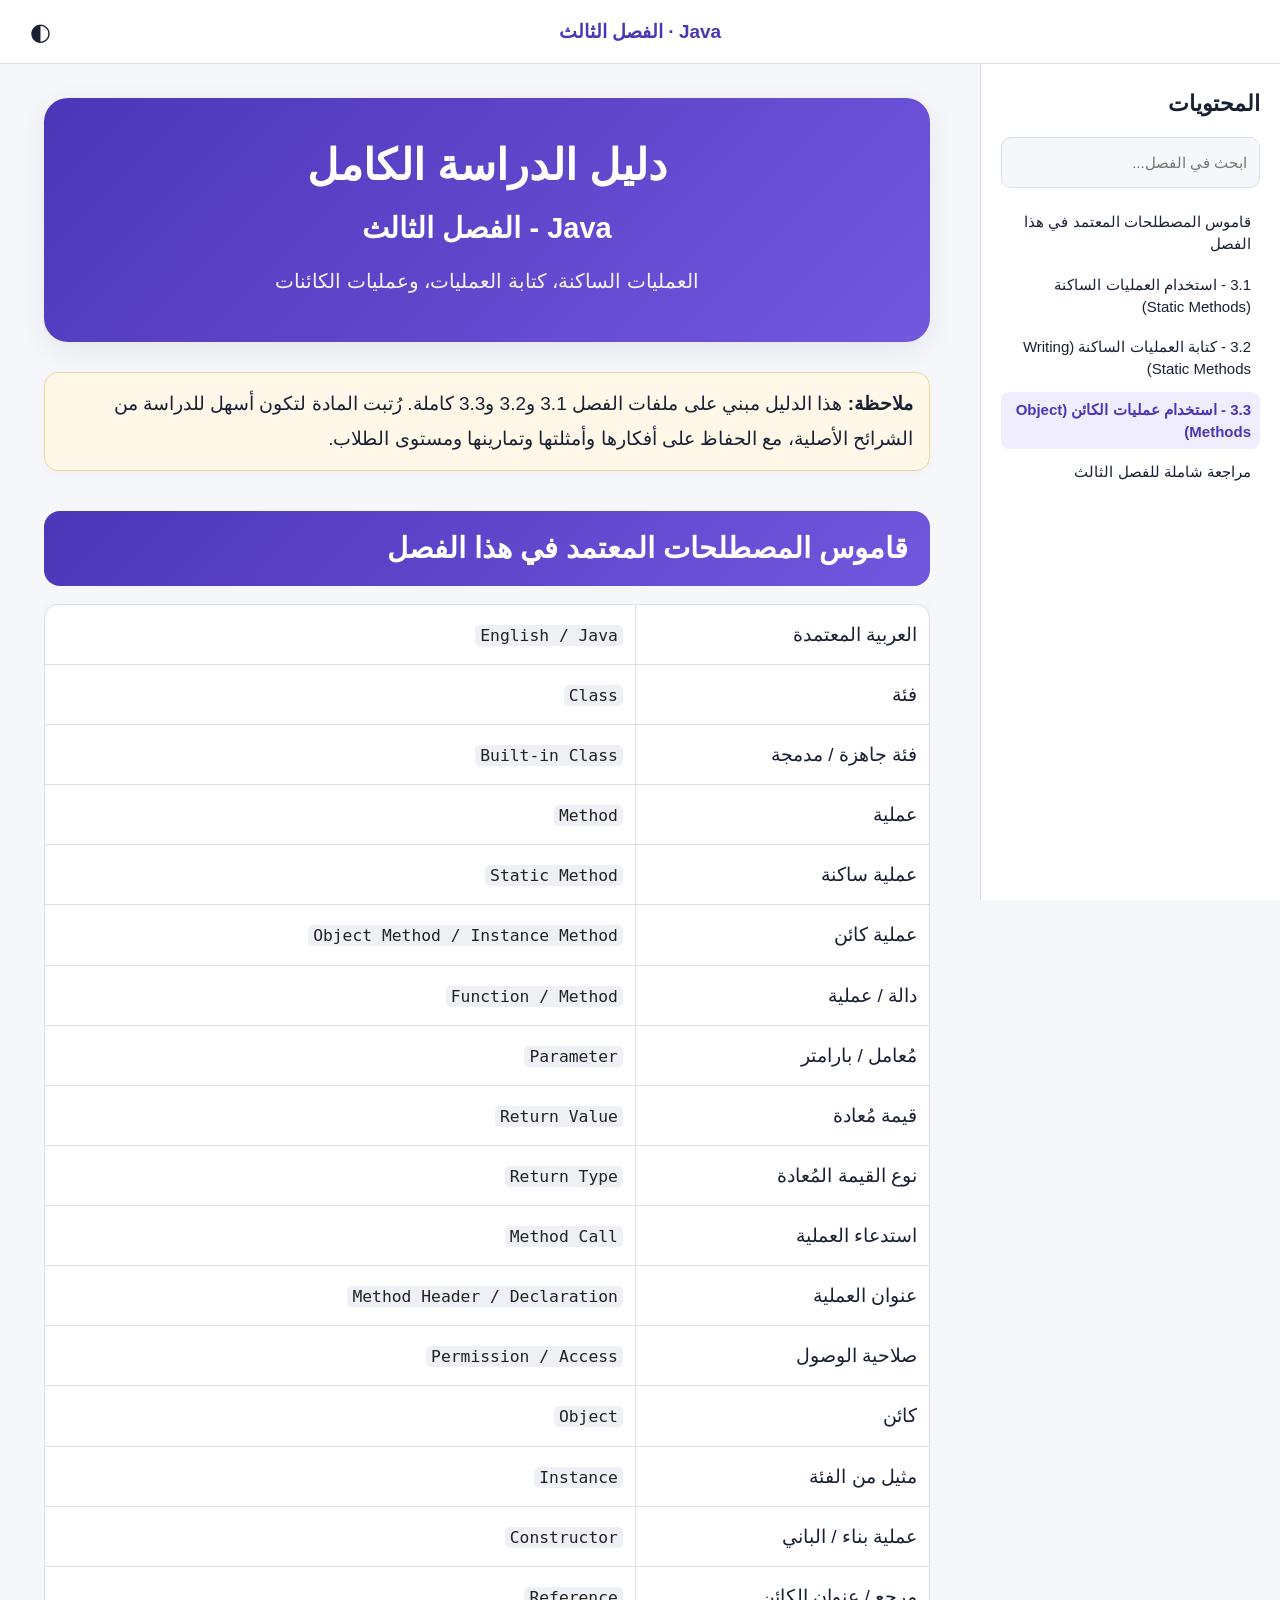
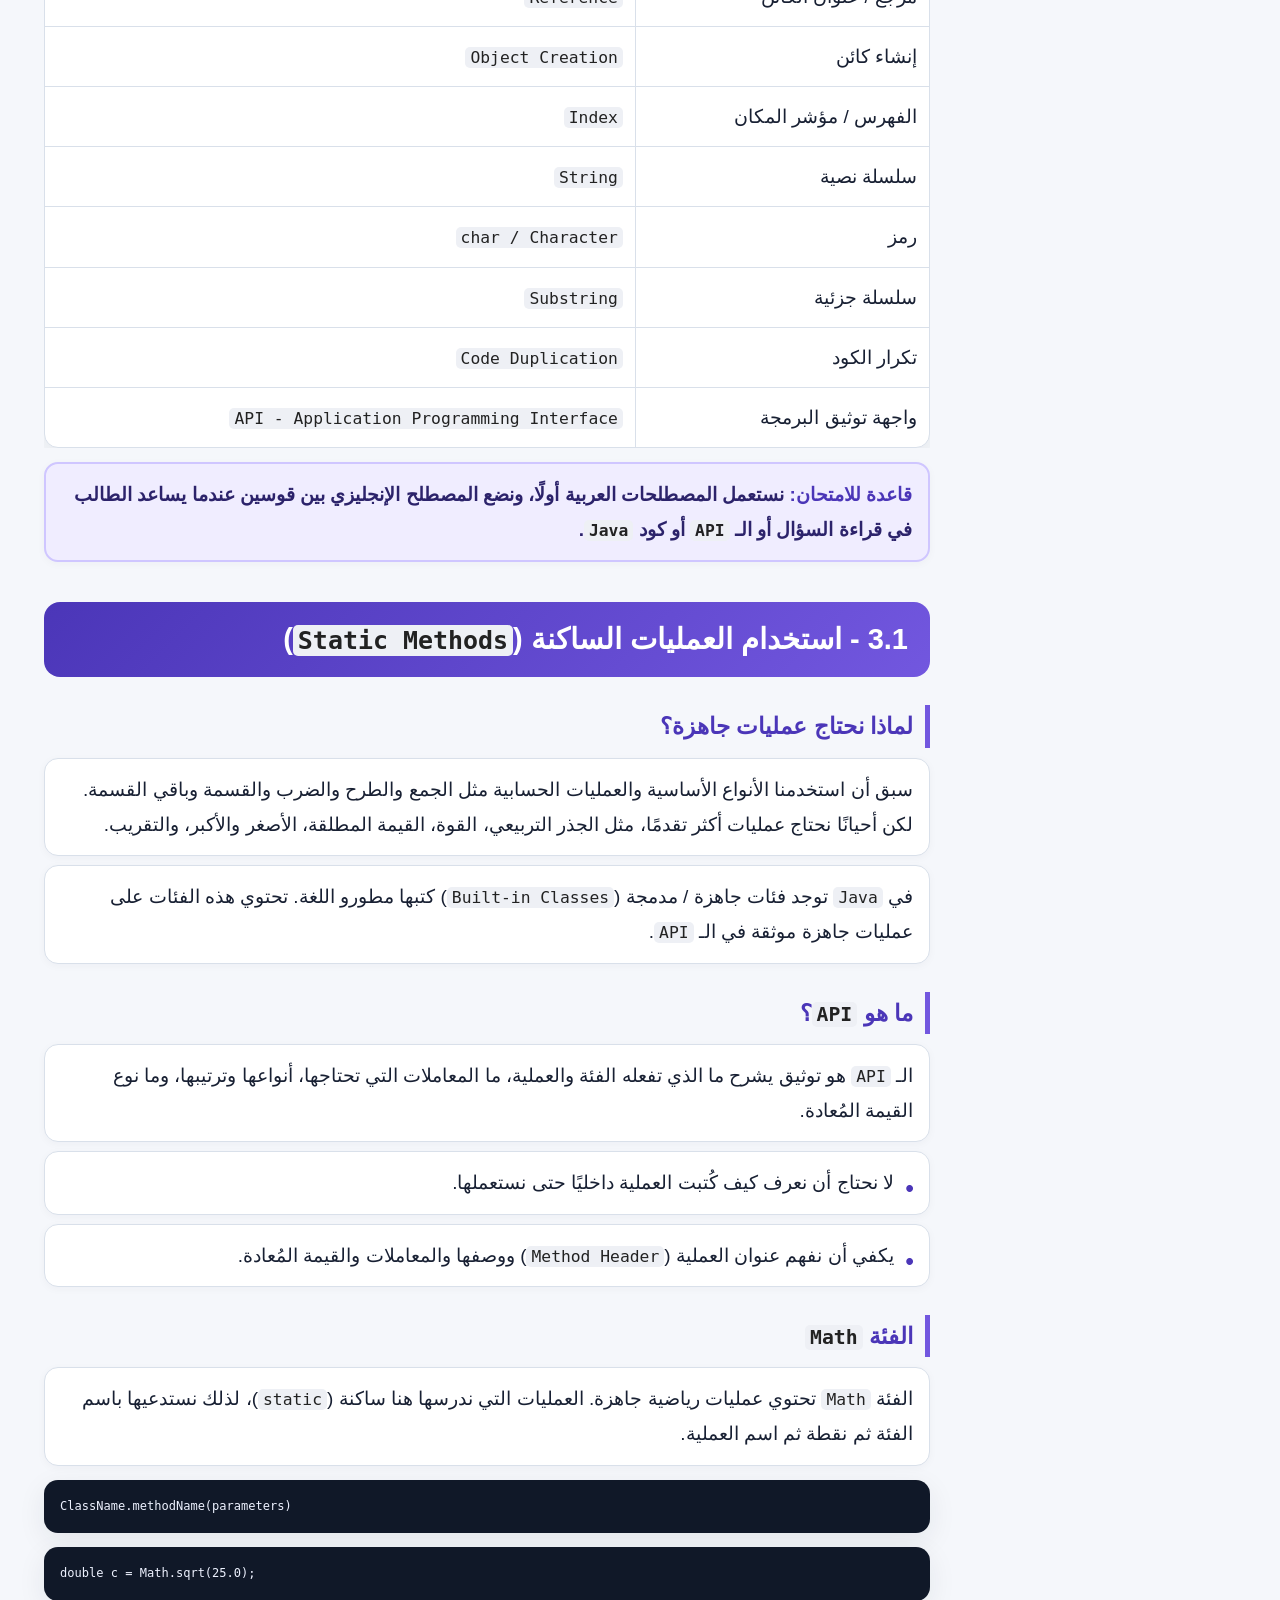
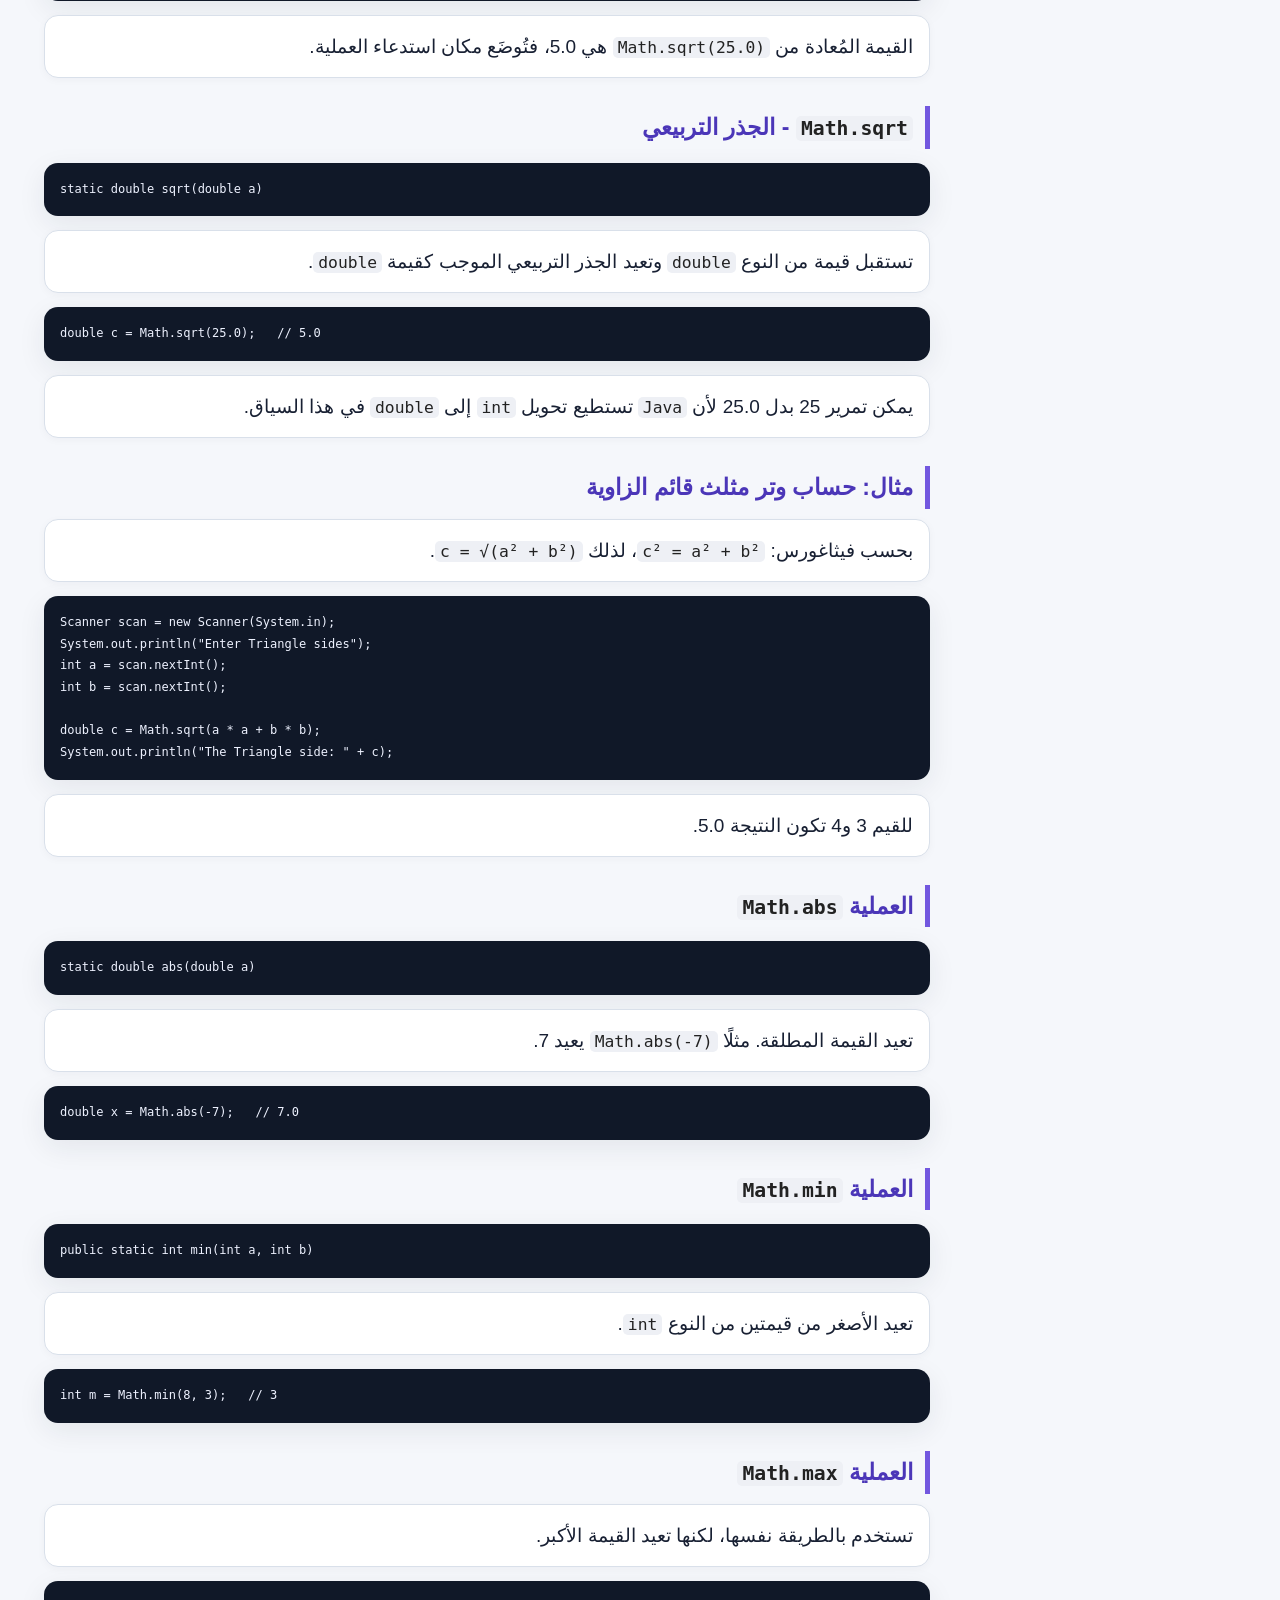
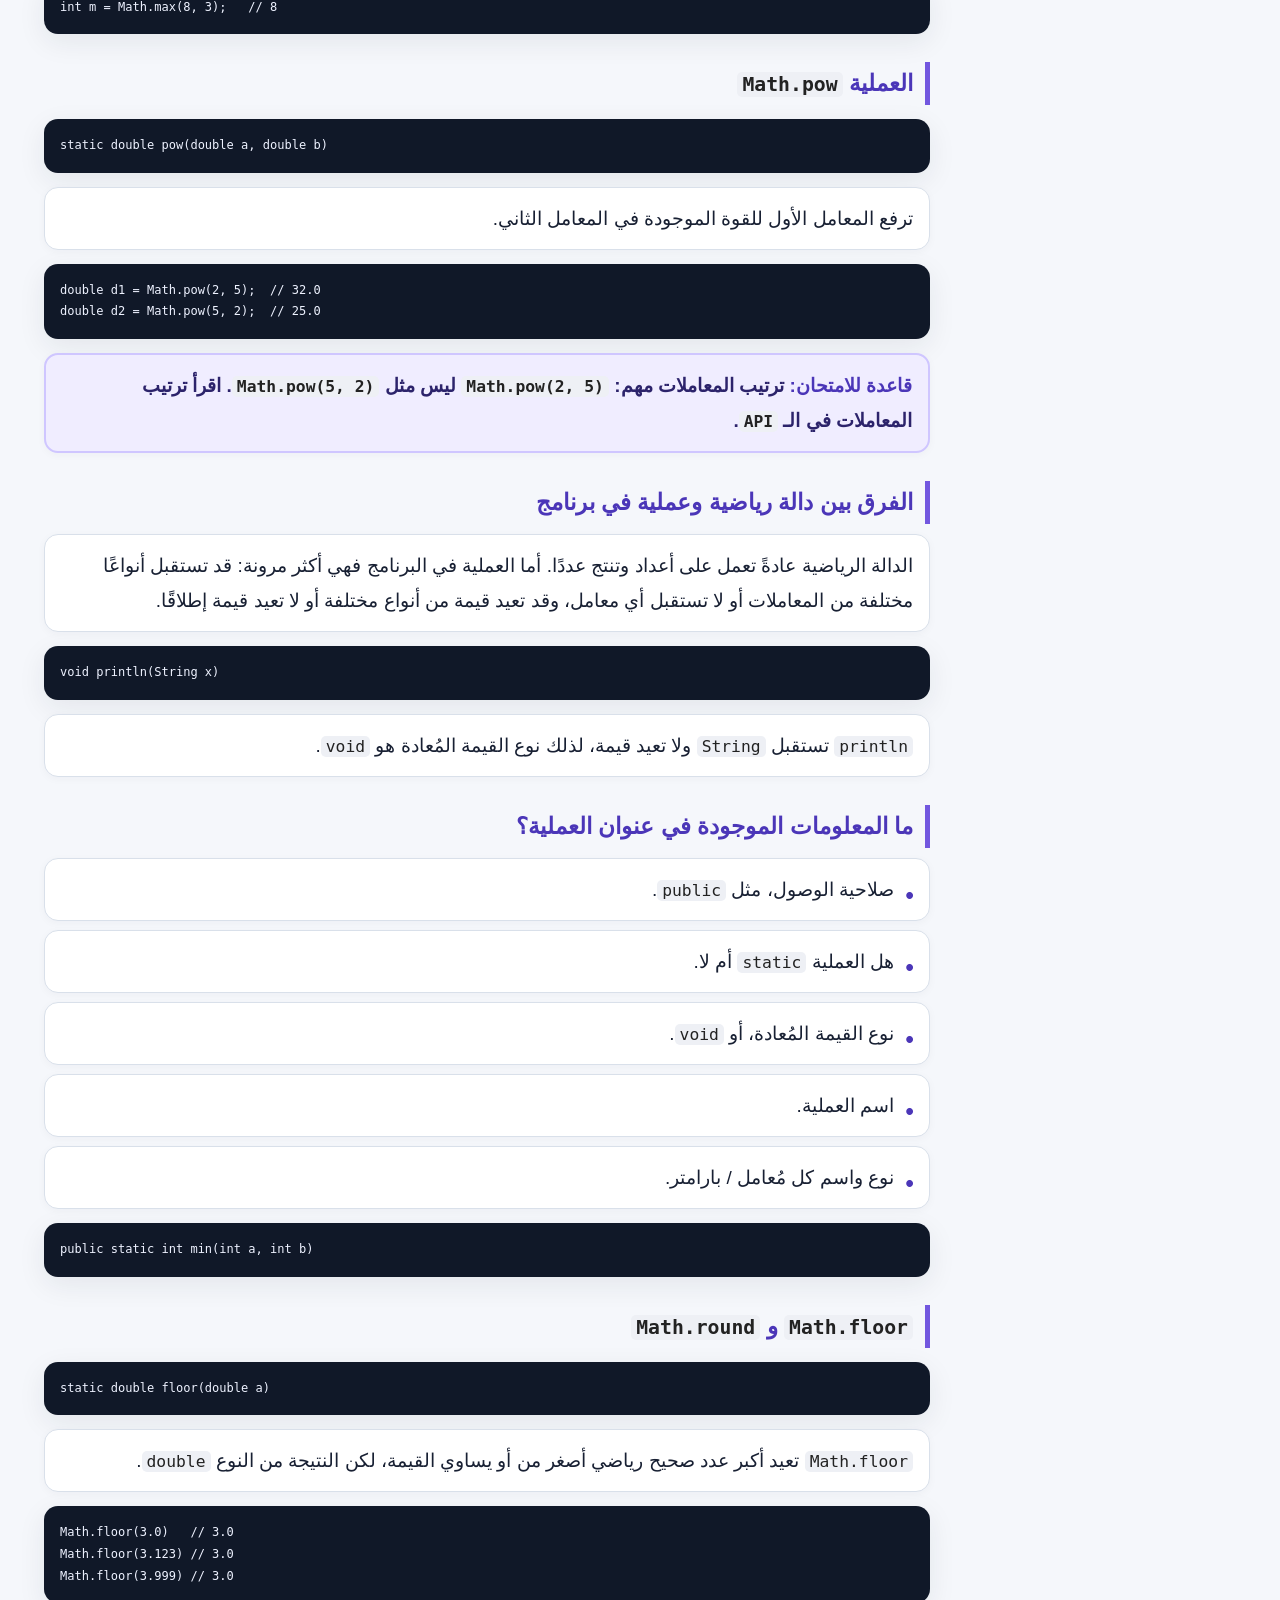
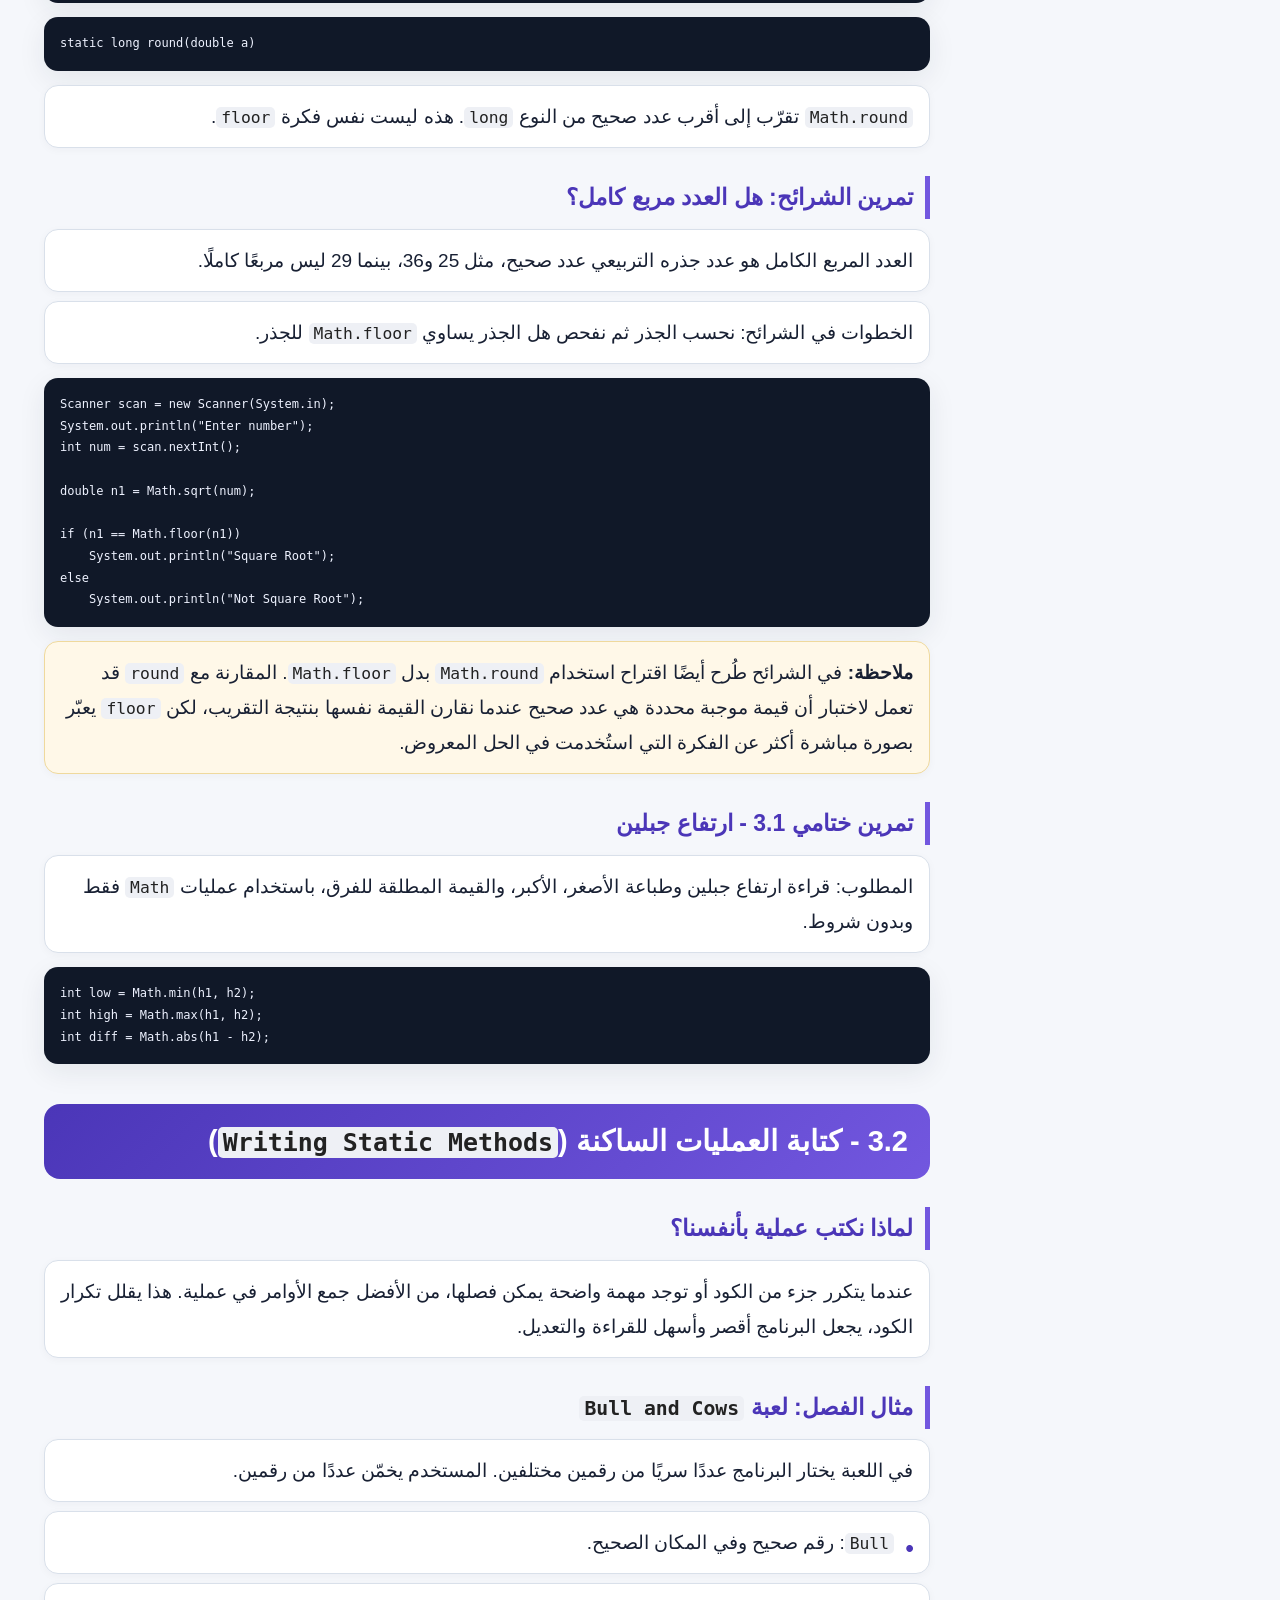
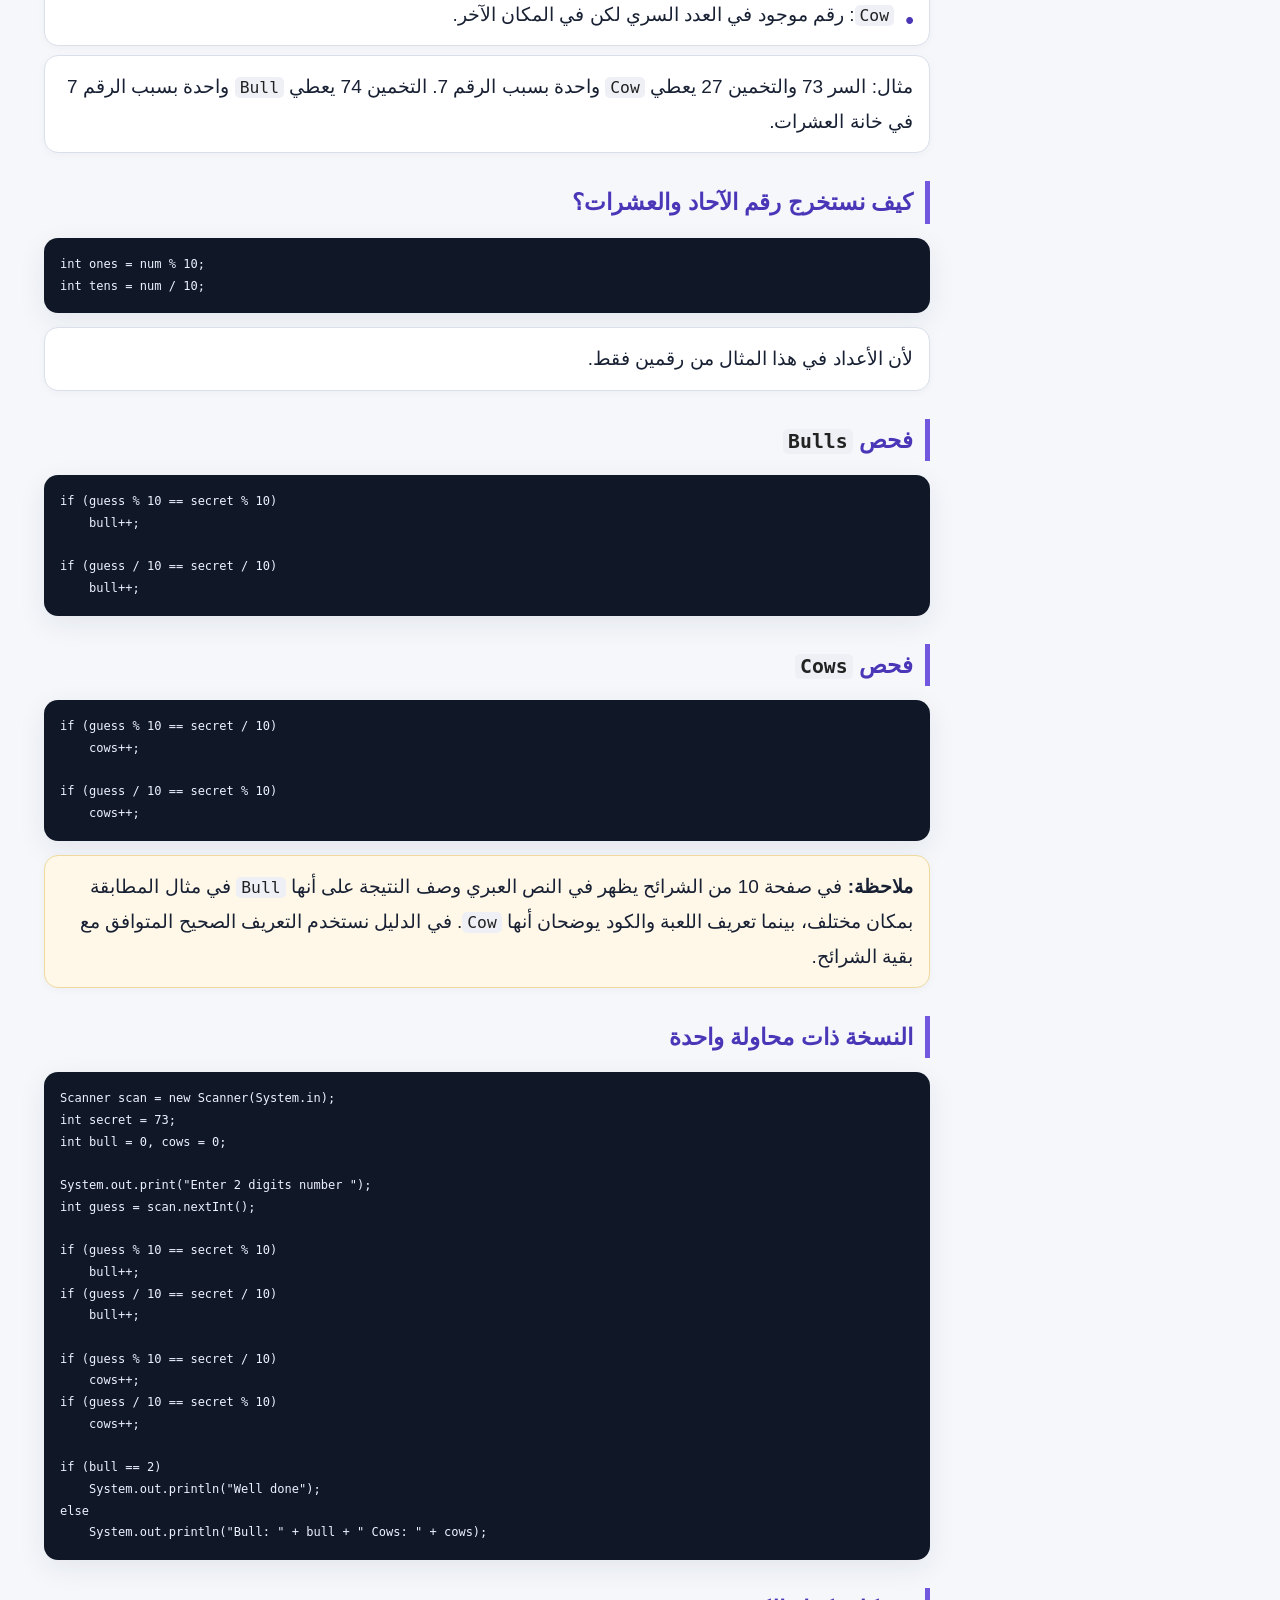
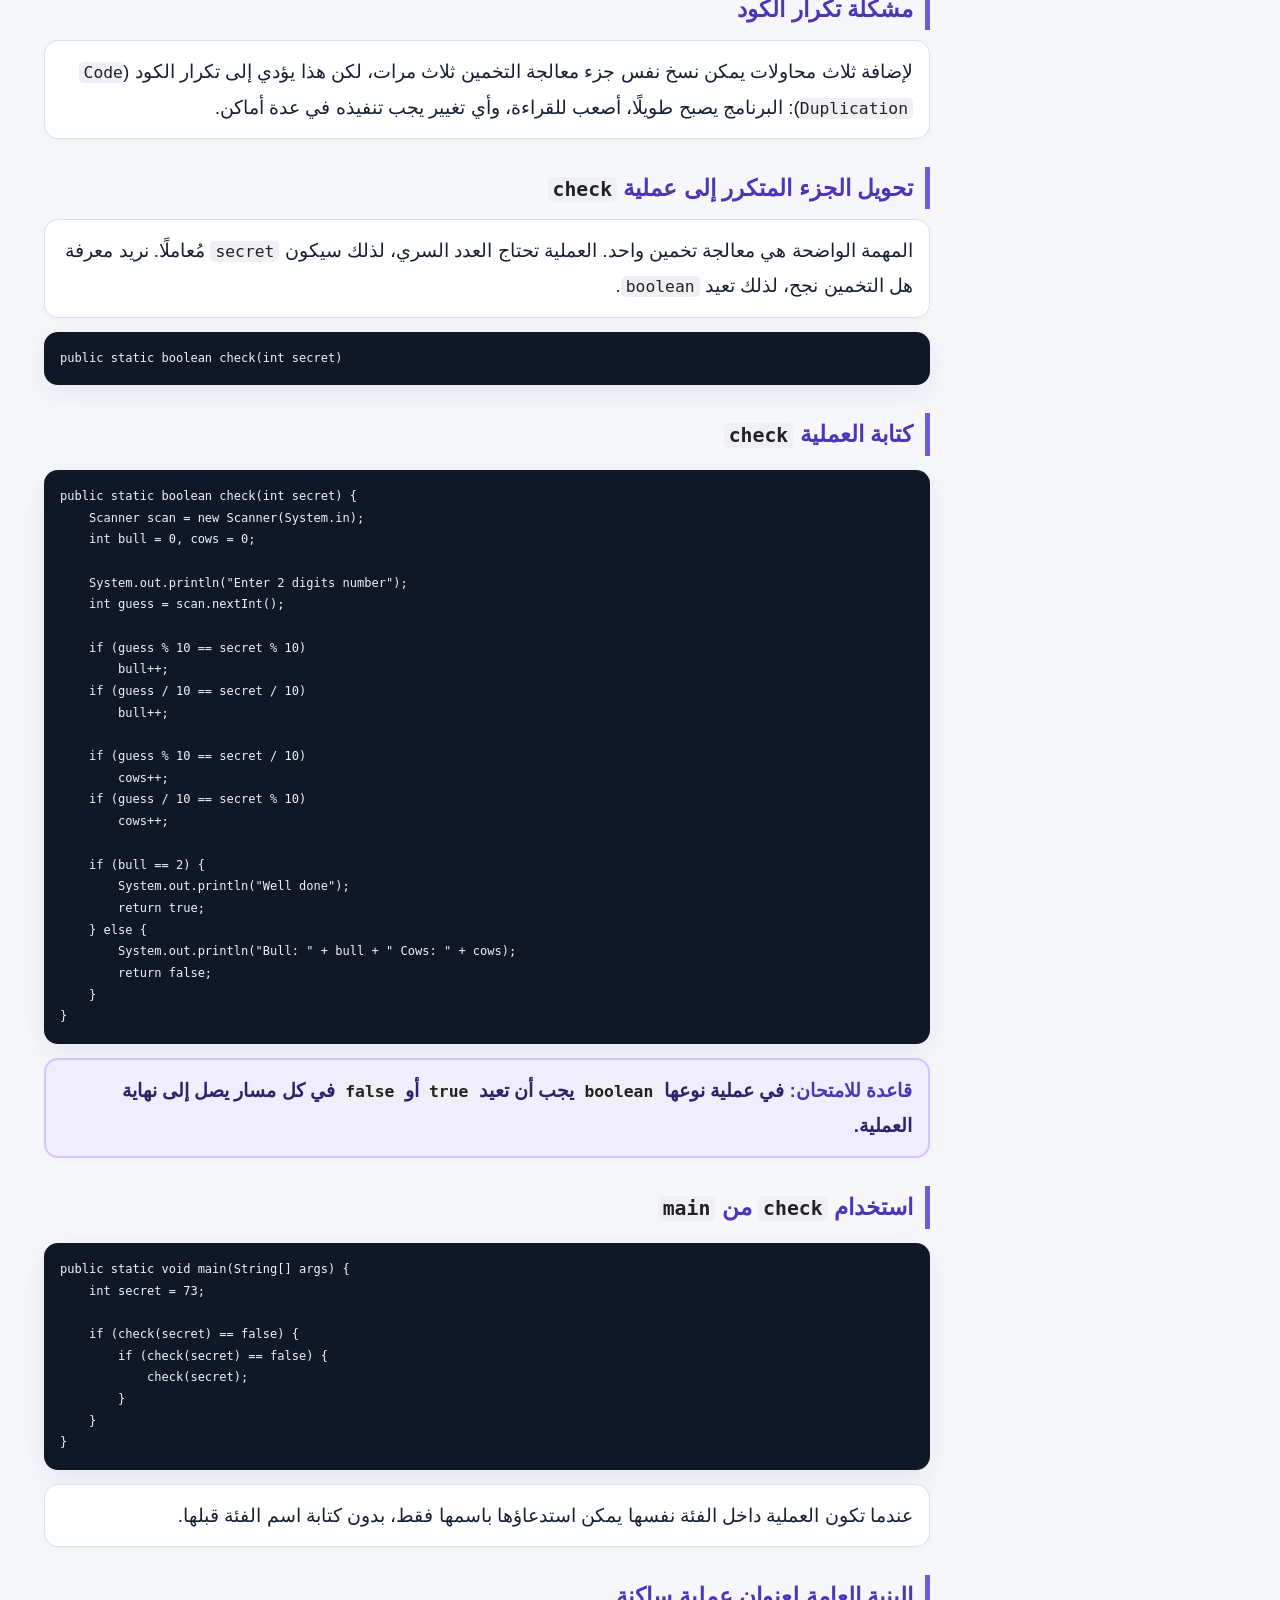
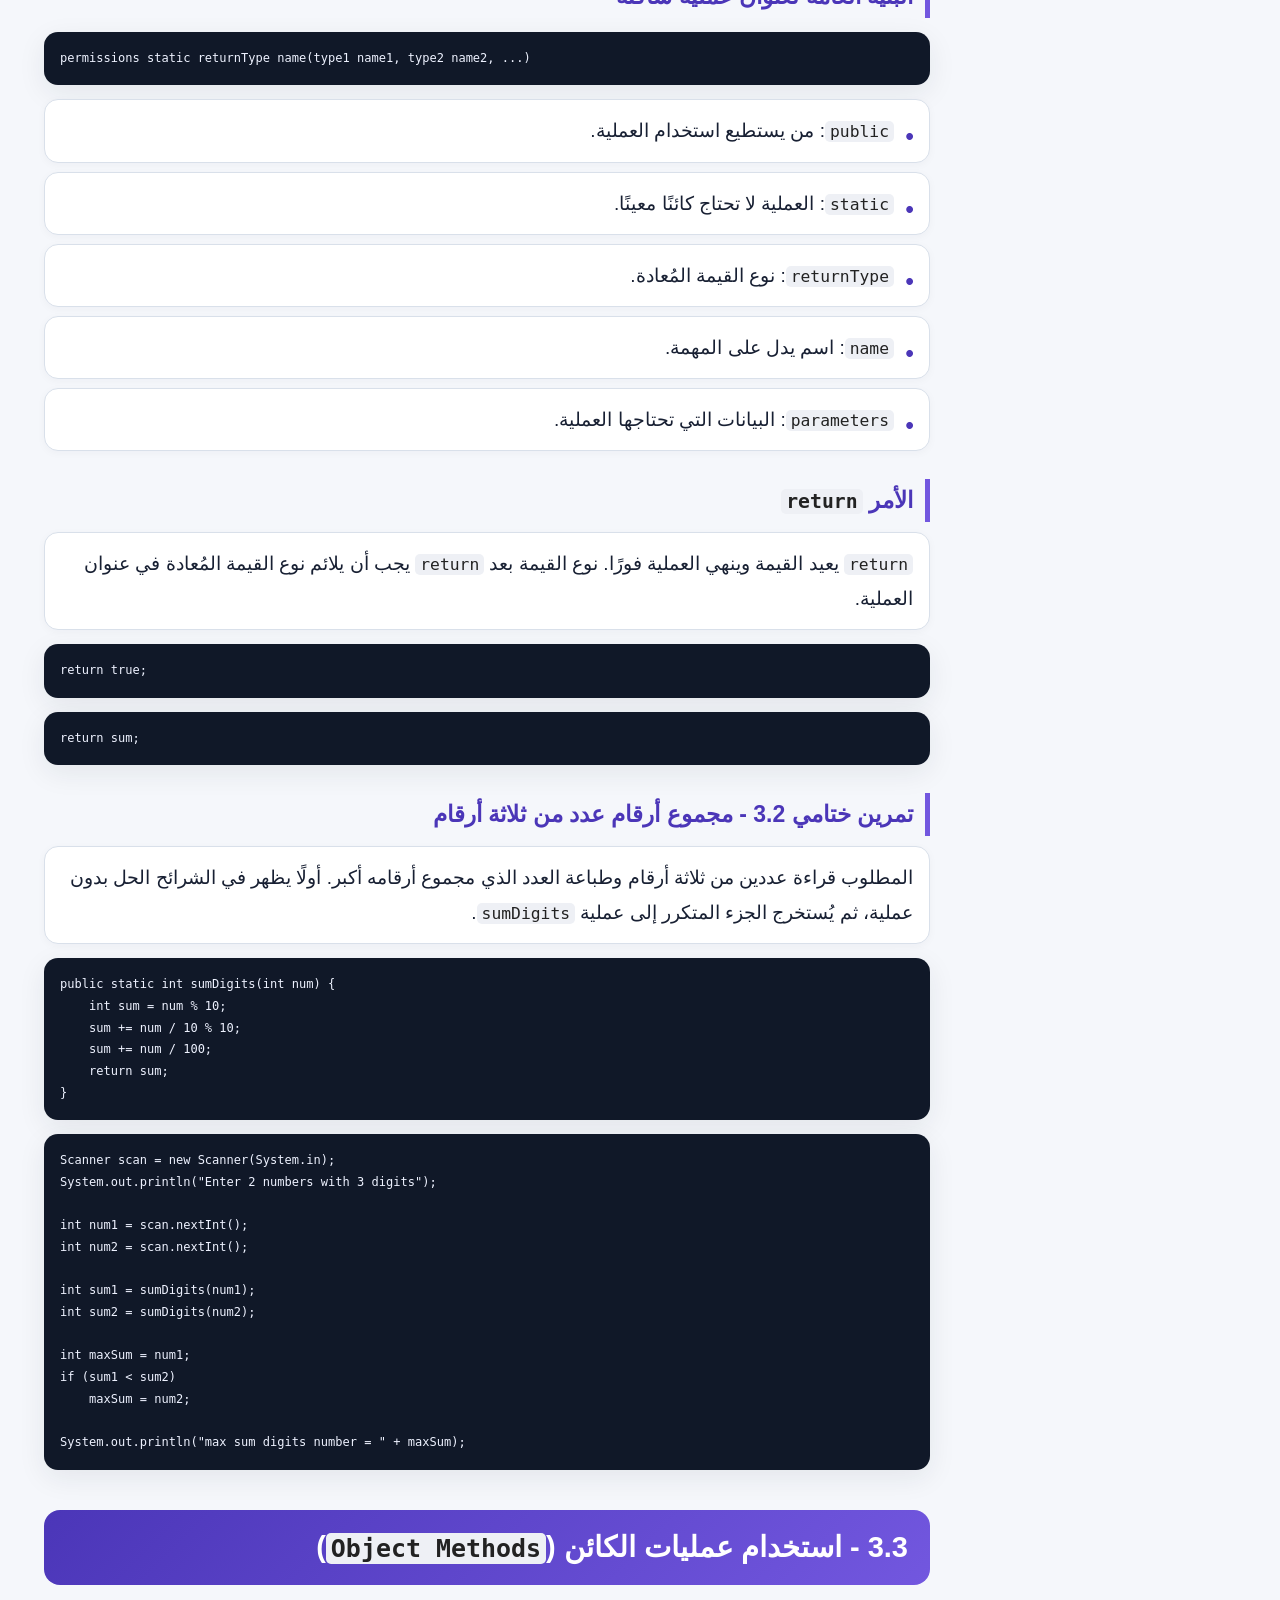
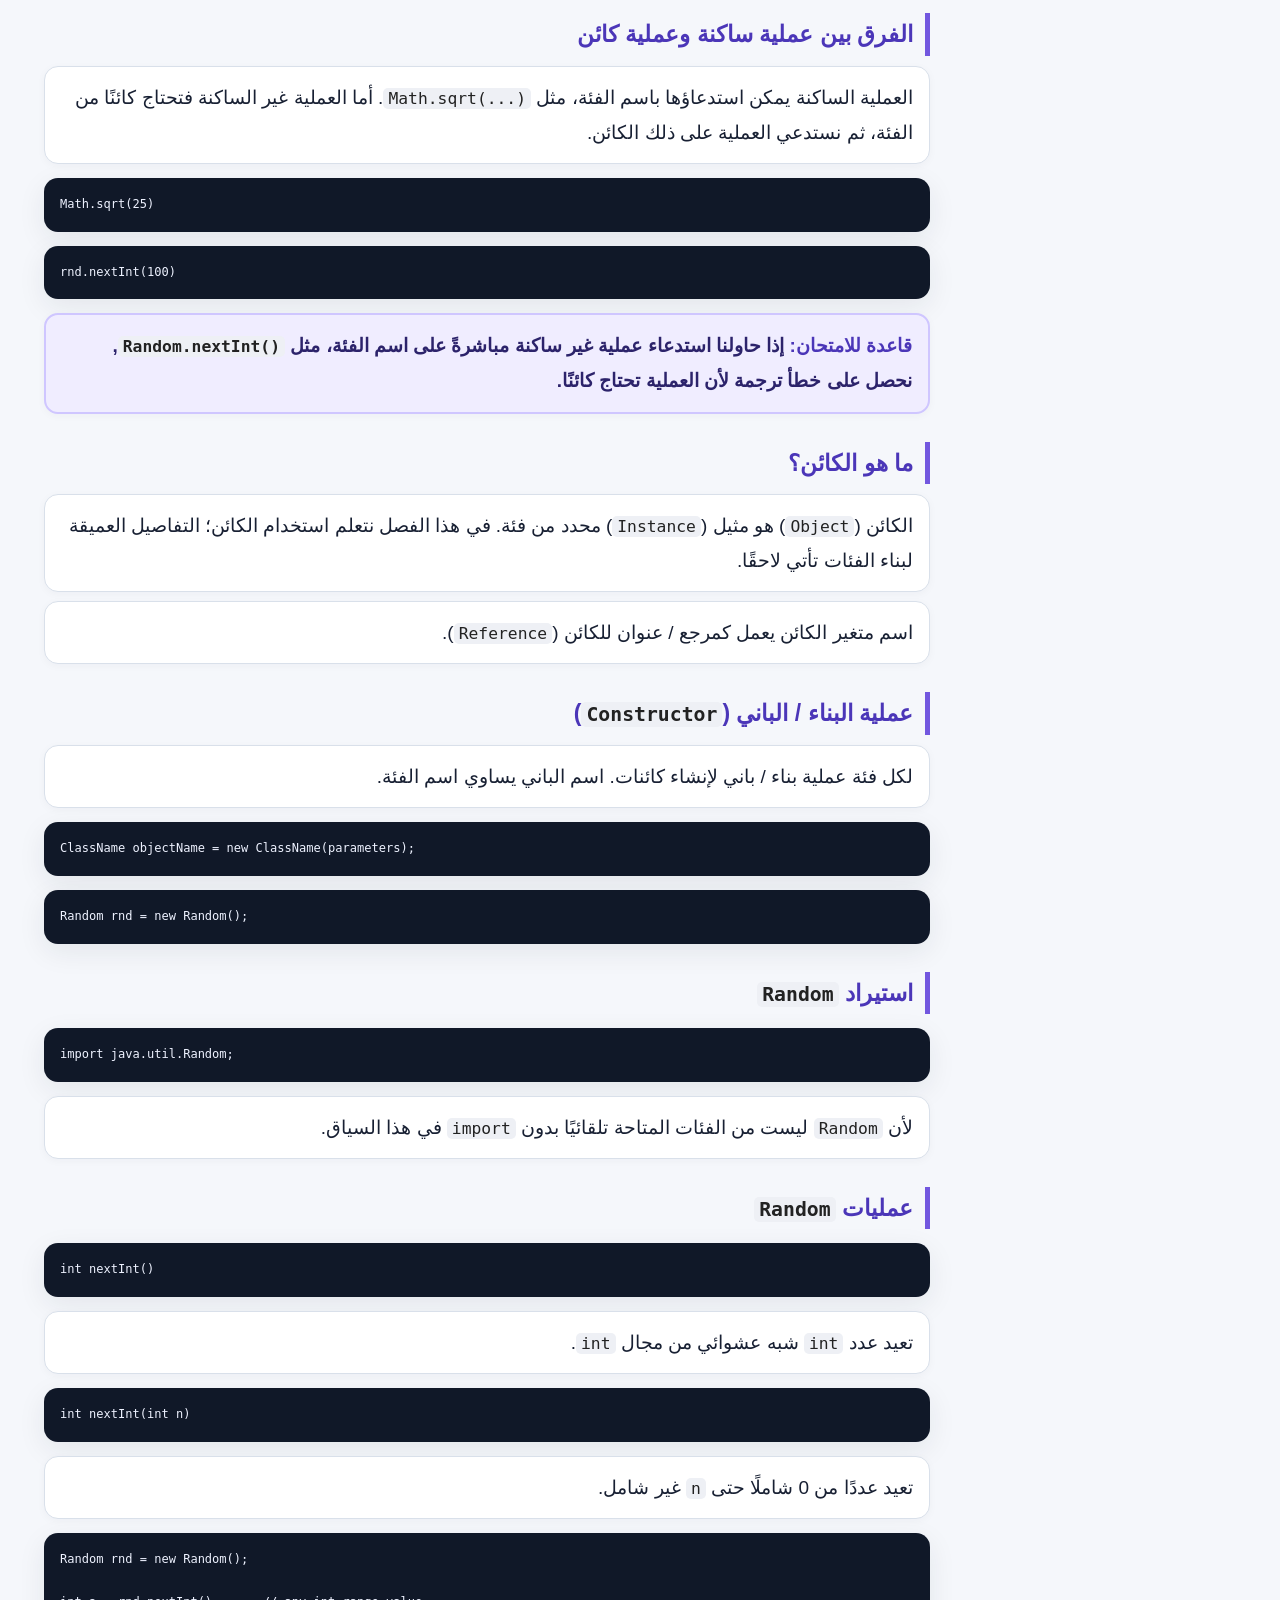
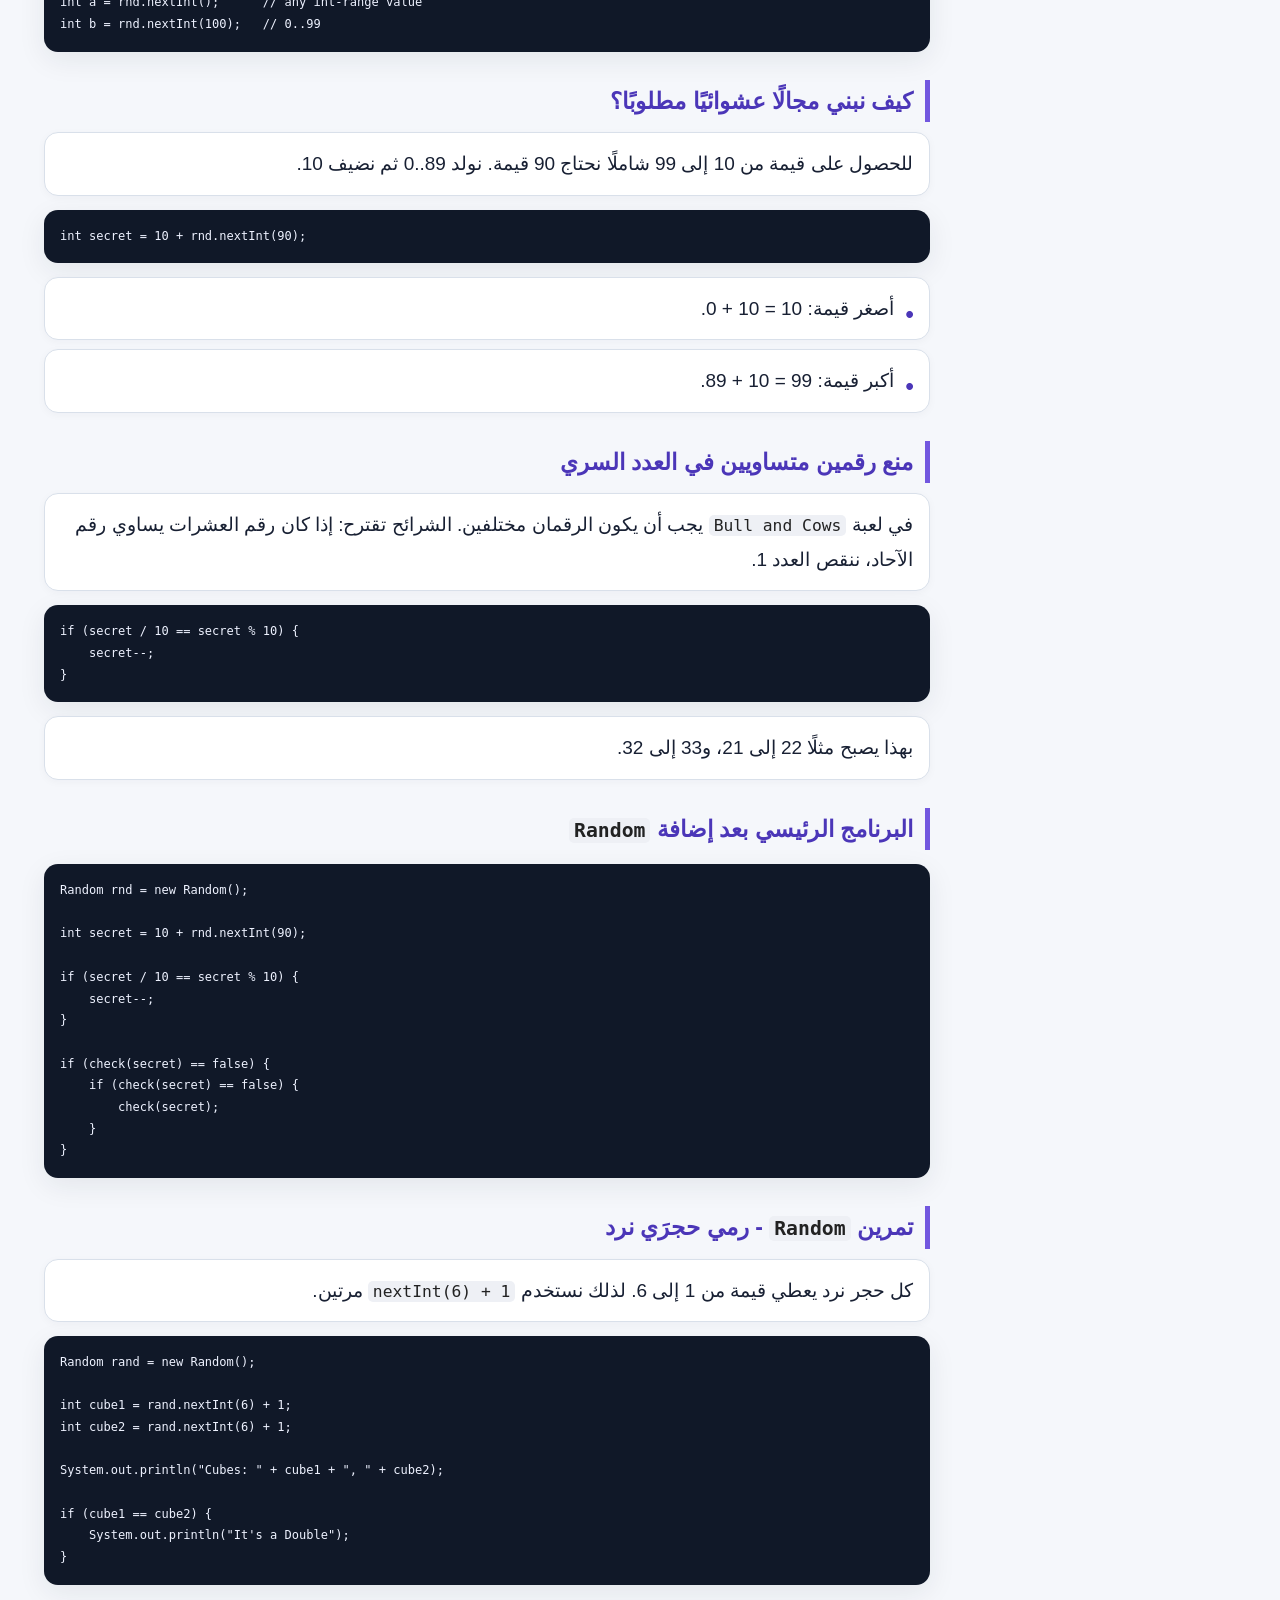
<file: chapter3.html>
<!DOCTYPE html>

<html dir="rtl" lang="ar">
<head>
<meta charset="utf-8"/>
<meta content="width=device-width, initial-scale=1" name="viewport"/>
<title>دليل الدراسة الكامل - Java الفصل الثالث</title>
<link href="styles.css" rel="stylesheet"/>
</head>
<body>
<header class="topbar">
<button aria-label="فتح قائمة المحتويات" class="icon-btn" id="menuBtn">☰</button>
<div class="brand">Java · الفصل الثالث</div>
<button aria-label="تبديل المظهر" class="icon-btn" id="themeBtn">◐</button>
</header>
<aside aria-label="قائمة المحتويات" class="sidebar" id="sidebar">
<div class="sidebar-inner">
<h2>المحتويات</h2>
<input aria-label="بحث" id="searchBox" placeholder="ابحث في الفصل..." type="search"/>
<nav id="toc"></nav>
</div>
</aside>
<main class="content" id="content">
<section class="hero">
<h1 class="hero-title">دليل الدراسة الكامل</h1>
<div class="hero-subtitle"><span dir="ltr">Java</span> - الفصل الثالث</div>
<div class="hero-tagline">العمليات الساكنة، كتابة العمليات، وعمليات الكائنات</div>
</section>
<div class="note"><strong>ملاحظة:</strong> هذا الدليل مبني على ملفات الفصل 3.1 و3.2 و3.3 كاملة. رُتبت المادة لتكون أسهل للدراسة من الشرائح الأصلية، مع الحفاظ على أفكارها وأمثلتها وتمارينها ومستوى الطلاب.</div><h2 class="chapter-title" id="sec-1">قاموس المصطلحات المعتمد في هذا الفصل</h2><div class="table-wrap"><table class="study-table"><tr><td>العربية المعتمدة</td><td><code dir="ltr">English / Java</code></td></tr><tr><td>فئة</td><td><code dir="ltr">Class</code></td></tr><tr><td>فئة جاهزة / مدمجة</td><td><code dir="ltr">Built-in Class</code></td></tr><tr><td>عملية</td><td><code dir="ltr">Method</code></td></tr><tr><td>عملية ساكنة</td><td><code dir="ltr">Static Method</code></td></tr><tr><td>عملية كائن</td><td><code dir="ltr">Object Method / Instance Method</code></td></tr><tr><td>دالة / عملية</td><td><code dir="ltr">Function / Method</code></td></tr><tr><td>مُعامل / بارامتر</td><td><code dir="ltr">Parameter</code></td></tr><tr><td>قيمة مُعادة</td><td><code dir="ltr">Return Value</code></td></tr><tr><td>نوع القيمة المُعادة</td><td><code dir="ltr">Return Type</code></td></tr><tr><td>استدعاء العملية</td><td><code dir="ltr">Method Call</code></td></tr><tr><td>عنوان العملية</td><td><code dir="ltr">Method Header / Declaration</code></td></tr><tr><td>صلاحية الوصول</td><td><code dir="ltr">Permission / Access</code></td></tr><tr><td>كائن</td><td><code dir="ltr">Object</code></td></tr><tr><td>مثيل من الفئة</td><td><code dir="ltr">Instance</code></td></tr><tr><td>عملية بناء / الباني</td><td><code dir="ltr">Constructor</code></td></tr><tr><td>مرجع / عنوان الكائن</td><td><code dir="ltr">Reference</code></td></tr><tr><td>إنشاء كائن</td><td><code dir="ltr">Object Creation</code></td></tr><tr><td>الفهرس / مؤشر المكان</td><td><code dir="ltr">Index</code></td></tr><tr><td>سلسلة نصية</td><td><code dir="ltr">String</code></td></tr><tr><td>رمز</td><td><code dir="ltr">char / Character</code></td></tr><tr><td>سلسلة جزئية</td><td><code dir="ltr">Substring</code></td></tr><tr><td>تكرار الكود</td><td><code dir="ltr">Code Duplication</code></td></tr><tr><td>واجهة توثيق البرمجة</td><td><code dir="ltr">API - Application Programming Interface</code></td></tr></table></div><div class="exam-tip"><strong>قاعدة للامتحان:</strong> نستعمل المصطلحات العربية أولًا، ونضع المصطلح الإنجليزي بين قوسين عندما يساعد الطالب في قراءة السؤال أو الـ <code dir="ltr">API</code> أو كود <code dir="ltr">Java</code>.</div><h2 class="chapter-title" id="sec-2">3.1 - استخدام العمليات الساكنة (<code dir="ltr">Static Methods</code>)</h2><h3 class="section-title">لماذا نحتاج عمليات جاهزة؟</h3><p>سبق أن استخدمنا الأنواع الأساسية والعمليات الحسابية مثل الجمع والطرح والضرب والقسمة وباقي القسمة. لكن أحيانًا نحتاج عمليات أكثر تقدمًا، مثل الجذر التربيعي، القوة، القيمة المطلقة، الأصغر والأكبر، والتقريب.</p><p>في <code dir="ltr">Java</code> توجد فئات جاهزة / مدمجة (<code dir="ltr">Built-in Classes</code>) كتبها مطورو اللغة. تحتوي هذه الفئات على عمليات جاهزة موثقة في الـ <code dir="ltr">API</code>.</p><h3 class="section-title">ما هو <code dir="ltr">API</code>؟</h3><p>الـ <code dir="ltr">API</code> هو توثيق يشرح ما الذي تفعله الفئة والعملية، ما المعاملات التي تحتاجها، أنواعها وترتيبها، وما نوع القيمة المُعادة.</p><div class="bullet">لا نحتاج أن نعرف كيف كُتبت العملية داخليًا حتى نستعملها.</div><div class="bullet">يكفي أن نفهم عنوان العملية (<code dir="ltr">Method Header</code>) ووصفها والمعاملات والقيمة المُعادة.</div><h3 class="section-title">الفئة <code dir="ltr">Math</code></h3><p>الفئة <code dir="ltr">Math</code> تحتوي عمليات رياضية جاهزة. العمليات التي ندرسها هنا ساكنة (<code dir="ltr">static</code>)، لذلك نستدعيها باسم الفئة ثم نقطة ثم اسم العملية.</p><pre class="code-block" dir="ltr"><code>ClassName.methodName(parameters)</code></pre><pre class="code-block" dir="ltr"><code>double c = Math.sqrt(25.0);</code></pre><p>القيمة المُعادة من <code dir="ltr">Math.sqrt(25.0)</code> هي 5.0، فتُوضَع مكان استدعاء العملية.</p><h3 class="section-title"><code dir="ltr">Math.sqrt</code> - الجذر التربيعي</h3><pre class="code-block" dir="ltr"><code>static double sqrt(double a)</code></pre><p>تستقبل قيمة من النوع <code dir="ltr">double</code> وتعيد الجذر التربيعي الموجب كقيمة <code dir="ltr">double</code>.</p><pre class="code-block" dir="ltr"><code>double c = Math.sqrt(25.0);   // 5.0</code></pre><p>يمكن تمرير 25 بدل 25.0 لأن <code dir="ltr">Java</code> تستطيع تحويل <code dir="ltr">int</code> إلى <code dir="ltr">double</code> في هذا السياق.</p><h3 class="section-title">مثال: حساب وتر مثلث قائم الزاوية</h3><p>بحسب فيثاغورس: <code dir="ltr">c² = a² + b²</code>، لذلك <code dir="ltr">c = √(a² + b²)</code>.</p><pre class="code-block" dir="ltr"><code>Scanner scan = new Scanner(System.in);
System.out.println("Enter Triangle sides");
int a = scan.nextInt();
int b = scan.nextInt();

double c = Math.sqrt(a * a + b * b);
System.out.println("The Triangle side: " + c);</code></pre><p>للقيم 3 و4 تكون النتيجة 5.0.</p><h3 class="section-title">العملية <code dir="ltr">Math.abs</code></h3><pre class="code-block" dir="ltr"><code>static double abs(double a)</code></pre><p>تعيد القيمة المطلقة. مثلًا <code dir="ltr">Math.abs(-7)</code> يعيد 7.</p><pre class="code-block" dir="ltr"><code>double x = Math.abs(-7);   // 7.0</code></pre><h3 class="section-title">العملية <code dir="ltr">Math.min</code></h3><pre class="code-block" dir="ltr"><code>public static int min(int a, int b)</code></pre><p>تعيد الأصغر من قيمتين من النوع <code dir="ltr">int</code>.</p><pre class="code-block" dir="ltr"><code>int m = Math.min(8, 3);   // 3</code></pre><h3 class="section-title">العملية <code dir="ltr">Math.max</code></h3><p>تستخدم بالطريقة نفسها، لكنها تعيد القيمة الأكبر.</p><pre class="code-block" dir="ltr"><code>int m = Math.max(8, 3);   // 8</code></pre><h3 class="section-title">العملية <code dir="ltr">Math.pow</code></h3><pre class="code-block" dir="ltr"><code>static double pow(double a, double b)</code></pre><p>ترفع المعامل الأول للقوة الموجودة في المعامل الثاني.</p><pre class="code-block" dir="ltr"><code>double d1 = Math.pow(2, 5);  // 32.0
double d2 = Math.pow(5, 2);  // 25.0</code></pre><div class="exam-tip"><strong>قاعدة للامتحان:</strong> ترتيب المعاملات مهم: <code dir="ltr">Math.pow(2, 5)</code> ليس مثل <code dir="ltr">Math.pow(5, 2)</code>. اقرأ ترتيب المعاملات في الـ <code dir="ltr">API</code>.</div><h3 class="section-title">الفرق بين دالة رياضية وعملية في برنامج</h3><p>الدالة الرياضية عادةً تعمل على أعداد وتنتج عددًا. أما العملية في البرنامج فهي أكثر مرونة: قد تستقبل أنواعًا مختلفة من المعاملات أو لا تستقبل أي معامل، وقد تعيد قيمة من أنواع مختلفة أو لا تعيد قيمة إطلاقًا.</p><pre class="code-block" dir="ltr"><code>void println(String x)</code></pre><p><code dir="ltr">println</code> تستقبل <code dir="ltr">String</code> ولا تعيد قيمة، لذلك نوع القيمة المُعادة هو <code dir="ltr">void</code>.</p><h3 class="section-title">ما المعلومات الموجودة في عنوان العملية؟</h3><div class="bullet">صلاحية الوصول، مثل <code dir="ltr">public</code>.</div><div class="bullet">هل العملية <code dir="ltr">static</code> أم لا.</div><div class="bullet">نوع القيمة المُعادة، أو <code dir="ltr">void</code>.</div><div class="bullet">اسم العملية.</div><div class="bullet">نوع واسم كل مُعامل / بارامتر.</div><pre class="code-block" dir="ltr"><code>public static int min(int a, int b)</code></pre><h3 class="section-title"><code dir="ltr">Math.floor</code> و <code dir="ltr">Math.round</code></h3><pre class="code-block" dir="ltr"><code>static double floor(double a)</code></pre><p><code dir="ltr">Math.floor</code> تعيد أكبر عدد صحيح رياضي أصغر من أو يساوي القيمة، لكن النتيجة من النوع <code dir="ltr">double</code>.</p><pre class="code-block" dir="ltr"><code>Math.floor(3.0)   // 3.0
Math.floor(3.123) // 3.0
Math.floor(3.999) // 3.0</code></pre><pre class="code-block" dir="ltr"><code>static long round(double a)</code></pre><p><code dir="ltr">Math.round</code> تقرّب إلى أقرب عدد صحيح من النوع <code dir="ltr">long</code>. هذه ليست نفس فكرة <code dir="ltr">floor</code>.</p><h3 class="section-title">تمرين الشرائح: هل العدد مربع كامل؟</h3><p>العدد المربع الكامل هو عدد جذره التربيعي عدد صحيح، مثل 25 و36، بينما 29 ليس مربعًا كاملًا.</p><p>الخطوات في الشرائح: نحسب الجذر ثم نفحص هل الجذر يساوي <code dir="ltr">Math.floor</code> للجذر.</p><pre class="code-block" dir="ltr"><code>Scanner scan = new Scanner(System.in);
System.out.println("Enter number");
int num = scan.nextInt();

double n1 = Math.sqrt(num);

if (n1 == Math.floor(n1))
    System.out.println("Square Root");
else
    System.out.println("Not Square Root");</code></pre><div class="note"><strong>ملاحظة:</strong> في الشرائح طُرح أيضًا اقتراح استخدام <code dir="ltr">Math.round</code> بدل <code dir="ltr">Math.floor</code>. المقارنة مع <code dir="ltr">round</code> قد تعمل لاختبار أن قيمة موجبة محددة هي عدد صحيح عندما نقارن القيمة نفسها بنتيجة التقريب، لكن <code dir="ltr">floor</code> يعبّر بصورة مباشرة أكثر عن الفكرة التي استُخدمت في الحل المعروض.</div><h3 class="section-title">تمرين ختامي 3.1 - ارتفاع جبلين</h3><p>المطلوب: قراءة ارتفاع جبلين وطباعة الأصغر، الأكبر، والقيمة المطلقة للفرق، باستخدام عمليات <code dir="ltr">Math</code> فقط وبدون شروط.</p><pre class="code-block" dir="ltr"><code>int low = Math.min(h1, h2);
int high = Math.max(h1, h2);
int diff = Math.abs(h1 - h2);</code></pre><h2 class="chapter-title" id="sec-3">3.2 - كتابة العمليات الساكنة (<code dir="ltr">Writing Static Methods</code>)</h2><h3 class="section-title">لماذا نكتب عملية بأنفسنا؟</h3><p>عندما يتكرر جزء من الكود أو توجد مهمة واضحة يمكن فصلها، من الأفضل جمع الأوامر في عملية. هذا يقلل تكرار الكود، يجعل البرنامج أقصر وأسهل للقراءة والتعديل.</p><h3 class="section-title">مثال الفصل: لعبة <code dir="ltr">Bull and Cows</code></h3><p>في اللعبة يختار البرنامج عددًا سريًا من رقمين مختلفين. المستخدم يخمّن عددًا من رقمين.</p><div class="bullet"><code dir="ltr">Bull</code>: رقم صحيح وفي المكان الصحيح.</div><div class="bullet"><code dir="ltr">Cow</code>: رقم موجود في العدد السري لكن في المكان الآخر.</div><p>مثال: السر 73 والتخمين 27 يعطي <code dir="ltr">Cow</code> واحدة بسبب الرقم 7. التخمين 74 يعطي <code dir="ltr">Bull</code> واحدة بسبب الرقم 7 في خانة العشرات.</p><h3 class="section-title">كيف نستخرج رقم الآحاد والعشرات؟</h3><pre class="code-block" dir="ltr"><code>int ones = num % 10;
int tens = num / 10;</code></pre><p>لأن الأعداد في هذا المثال من رقمين فقط.</p><h3 class="section-title">فحص <code dir="ltr">Bulls</code></h3><pre class="code-block" dir="ltr"><code>if (guess % 10 == secret % 10)
    bull++;

if (guess / 10 == secret / 10)
    bull++;</code></pre><h3 class="section-title">فحص <code dir="ltr">Cows</code></h3><pre class="code-block" dir="ltr"><code>if (guess % 10 == secret / 10)
    cows++;

if (guess / 10 == secret % 10)
    cows++;</code></pre><div class="note"><strong>ملاحظة:</strong> في صفحة 10 من الشرائح يظهر في النص العبري وصف النتيجة على أنها <code dir="ltr">Bull</code> في مثال المطابقة بمكان مختلف، بينما تعريف اللعبة والكود يوضحان أنها <code dir="ltr">Cow</code>. في الدليل نستخدم التعريف الصحيح المتوافق مع بقية الشرائح.</div><h3 class="section-title">النسخة ذات محاولة واحدة</h3><pre class="code-block" dir="ltr"><code>Scanner scan = new Scanner(System.in);
int secret = 73;
int bull = 0, cows = 0;

System.out.print("Enter 2 digits number ");
int guess = scan.nextInt();

if (guess % 10 == secret % 10)
    bull++;
if (guess / 10 == secret / 10)
    bull++;

if (guess % 10 == secret / 10)
    cows++;
if (guess / 10 == secret % 10)
    cows++;

if (bull == 2)
    System.out.println("Well done");
else
    System.out.println("Bull: " + bull + " Cows: " + cows);</code></pre><h3 class="section-title">مشكلة تكرار الكود</h3><p>لإضافة ثلاث محاولات يمكن نسخ نفس جزء معالجة التخمين ثلاث مرات، لكن هذا يؤدي إلى تكرار الكود (<code dir="ltr">Code Duplication</code>): البرنامج يصبح طويلًا، أصعب للقراءة، وأي تغيير يجب تنفيذه في عدة أماكن.</p><h3 class="section-title">تحويل الجزء المتكرر إلى عملية <code dir="ltr">check</code></h3><p>المهمة الواضحة هي معالجة تخمين واحد. العملية تحتاج العدد السري، لذلك سيكون <code dir="ltr">secret</code> مُعاملًا. نريد معرفة هل التخمين نجح، لذلك تعيد <code dir="ltr">boolean</code>.</p><pre class="code-block" dir="ltr"><code>public static boolean check(int secret)</code></pre><h3 class="section-title">كتابة العملية <code dir="ltr">check</code></h3><pre class="code-block" dir="ltr"><code>public static boolean check(int secret) {
    Scanner scan = new Scanner(System.in);
    int bull = 0, cows = 0;

    System.out.println("Enter 2 digits number");
    int guess = scan.nextInt();

    if (guess % 10 == secret % 10)
        bull++;
    if (guess / 10 == secret / 10)
        bull++;

    if (guess % 10 == secret / 10)
        cows++;
    if (guess / 10 == secret % 10)
        cows++;

    if (bull == 2) {
        System.out.println("Well done");
        return true;
    } else {
        System.out.println("Bull: " + bull + " Cows: " + cows);
        return false;
    }
}</code></pre><div class="exam-tip"><strong>قاعدة للامتحان:</strong> في عملية نوعها <code dir="ltr">boolean</code> يجب أن تعيد <code dir="ltr">true</code> أو <code dir="ltr">false</code> في كل مسار يصل إلى نهاية العملية.</div><h3 class="section-title">استخدام <code dir="ltr">check</code> من <code dir="ltr">main</code></h3><pre class="code-block" dir="ltr"><code>public static void main(String[] args) {
    int secret = 73;

    if (check(secret) == false) {
        if (check(secret) == false) {
            check(secret);
        }
    }
}</code></pre><p>عندما تكون العملية داخل الفئة نفسها يمكن استدعاؤها باسمها فقط، بدون كتابة اسم الفئة قبلها.</p><h3 class="section-title">البنية العامة لعنوان عملية ساكنة</h3><pre class="code-block" dir="ltr"><code>permissions static returnType name(type1 name1, type2 name2, ...)</code></pre><div class="bullet"><code dir="ltr">public</code>: من يستطيع استخدام العملية.</div><div class="bullet"><code dir="ltr">static</code>: العملية لا تحتاج كائنًا معينًا.</div><div class="bullet"><code dir="ltr">returnType</code>: نوع القيمة المُعادة.</div><div class="bullet"><code dir="ltr">name</code>: اسم يدل على المهمة.</div><div class="bullet"><code dir="ltr">parameters</code>: البيانات التي تحتاجها العملية.</div><h3 class="section-title">الأمر <code dir="ltr">return</code></h3><p><code dir="ltr">return</code> يعيد القيمة وينهي العملية فورًا. نوع القيمة بعد <code dir="ltr">return</code> يجب أن يلائم نوع القيمة المُعادة في عنوان العملية.</p><pre class="code-block" dir="ltr"><code>return true;</code></pre><pre class="code-block" dir="ltr"><code>return sum;</code></pre><h3 class="section-title">تمرين ختامي 3.2 - مجموع أرقام عدد من ثلاثة أرقام</h3><p>المطلوب قراءة عددين من ثلاثة أرقام وطباعة العدد الذي مجموع أرقامه أكبر. أولًا يظهر في الشرائح الحل بدون عملية، ثم يُستخرج الجزء المتكرر إلى عملية <code dir="ltr">sumDigits</code>.</p><pre class="code-block" dir="ltr"><code>public static int sumDigits(int num) {
    int sum = num % 10;
    sum += num / 10 % 10;
    sum += num / 100;
    return sum;
}</code></pre><pre class="code-block" dir="ltr"><code>Scanner scan = new Scanner(System.in);
System.out.println("Enter 2 numbers with 3 digits");

int num1 = scan.nextInt();
int num2 = scan.nextInt();

int sum1 = sumDigits(num1);
int sum2 = sumDigits(num2);

int maxSum = num1;
if (sum1 &lt; sum2)
    maxSum = num2;

System.out.println("max sum digits number = " + maxSum);</code></pre><h2 class="chapter-title" id="sec-4">3.3 - استخدام عمليات الكائن (<code dir="ltr">Object Methods</code>)</h2><h3 class="section-title">الفرق بين عملية ساكنة وعملية كائن</h3><p>العملية الساكنة يمكن استدعاؤها باسم الفئة، مثل <code dir="ltr">Math.sqrt(...)</code>. أما العملية غير الساكنة فتحتاج كائنًا من الفئة، ثم نستدعي العملية على ذلك الكائن.</p><pre class="code-block" dir="ltr"><code>Math.sqrt(25)</code></pre><pre class="code-block" dir="ltr"><code>rnd.nextInt(100)</code></pre><div class="exam-tip"><strong>قاعدة للامتحان:</strong> إذا حاولنا استدعاء عملية غير ساكنة مباشرةً على اسم الفئة، مثل <code dir="ltr">Random.nextInt()</code>, نحصل على خطأ ترجمة لأن العملية تحتاج كائنًا.</div><h3 class="section-title">ما هو الكائن؟</h3><p>الكائن (<code dir="ltr">Object</code>) هو مثيل (<code dir="ltr">Instance</code>) محدد من فئة. في هذا الفصل نتعلم استخدام الكائن؛ التفاصيل العميقة لبناء الفئات تأتي لاحقًا.</p><p>اسم متغير الكائن يعمل كمرجع / عنوان للكائن (<code dir="ltr">Reference</code>).</p><h3 class="section-title">عملية البناء / الباني (<code dir="ltr">Constructor</code>)</h3><p>لكل فئة عملية بناء / باني لإنشاء كائنات. اسم الباني يساوي اسم الفئة.</p><pre class="code-block" dir="ltr"><code>ClassName objectName = new ClassName(parameters);</code></pre><pre class="code-block" dir="ltr"><code>Random rnd = new Random();</code></pre><h3 class="section-title">استيراد <code dir="ltr">Random</code></h3><pre class="code-block" dir="ltr"><code>import java.util.Random;</code></pre><p>لأن <code dir="ltr">Random</code> ليست من الفئات المتاحة تلقائيًا بدون <code dir="ltr">import</code> في هذا السياق.</p><h3 class="section-title">عمليات <code dir="ltr">Random</code></h3><pre class="code-block" dir="ltr"><code>int nextInt()</code></pre><p>تعيد عدد <code dir="ltr">int</code> شبه عشوائي من مجال <code dir="ltr">int</code>.</p><pre class="code-block" dir="ltr"><code>int nextInt(int n)</code></pre><p>تعيد عددًا من 0 شاملًا حتى <code dir="ltr">n</code> غير شامل.</p><pre class="code-block" dir="ltr"><code>Random rnd = new Random();

int a = rnd.nextInt();      // any int-range value
int b = rnd.nextInt(100);   // 0..99</code></pre><h3 class="section-title">كيف نبني مجالًا عشوائيًا مطلوبًا؟</h3><p>للحصول على قيمة من 10 إلى 99 شاملًا نحتاج 90 قيمة. نولد <span dir="ltr">0..89</span> ثم نضيف 10.</p><pre class="code-block" dir="ltr"><code>int secret = 10 + rnd.nextInt(90);</code></pre><div class="bullet">أصغر قيمة: <span dir="ltr">0 + 10 = 10</span>.</div><div class="bullet">أكبر قيمة: <span dir="ltr">89 + 10 = 99</span>.</div><h3 class="section-title">منع رقمين متساويين في العدد السري</h3><p>في لعبة <code dir="ltr">Bull and Cows</code> يجب أن يكون الرقمان مختلفين. الشرائح تقترح: إذا كان رقم العشرات يساوي رقم الآحاد، ننقص العدد 1.</p><pre class="code-block" dir="ltr"><code>if (secret / 10 == secret % 10) {
    secret--;
}</code></pre><p>بهذا يصبح مثلًا 22 إلى 21، و33 إلى 32.</p><h3 class="section-title">البرنامج الرئيسي بعد إضافة <code dir="ltr">Random</code></h3><pre class="code-block" dir="ltr"><code>Random rnd = new Random();

int secret = 10 + rnd.nextInt(90);

if (secret / 10 == secret % 10) {
    secret--;
}

if (check(secret) == false) {
    if (check(secret) == false) {
        check(secret);
    }
}</code></pre><h3 class="section-title">تمرين <code dir="ltr">Random</code> - رمي حجرَي نرد</h3><p>كل حجر نرد يعطي قيمة من 1 إلى 6. لذلك نستخدم <code dir="ltr">nextInt(6) + 1</code> مرتين.</p><pre class="code-block" dir="ltr"><code>Random rand = new Random();

int cube1 = rand.nextInt(6) + 1;
int cube2 = rand.nextInt(6) + 1;

System.out.println("Cubes: " + cube1 + ", " + cube2);

if (cube1 == cube2) {
    System.out.println("It's a Double");
}</code></pre><h3 class="section-title">تحدي الشرائح - حجران باستدعاء عشوائي واحد فقط</h3><p>هناك 36 نتيجة مرتبة ممكنة لزوج من أحجار النرد. حل مقترح بسيط: نولد رقمًا واحدًا <span dir="ltr">0..35</span>، ثم نحوله إلى نتيجتين.</p><pre class="code-block" dir="ltr"><code>int x = rand.nextInt(36);
int cube1 = x / 6 + 1;
int cube2 = x % 6 + 1;</code></pre><div class="note"><strong>ملاحظة:</strong> هذا حل مقترح للدليل مبني على التحدي في الشرائح؛ الشرائح تعرض السؤال والتلميح ولا تعرض في الصفحات المرفقة حلًا نهائيًا كاملًا.</div><h3 class="section-title"><code dir="ltr">String</code> هو كائن</h3><p><code dir="ltr">String</code> يمثل سلسلة نصية وهو كائن من الفئة <code dir="ltr">String</code>. لذلك نستعمل عليه عمليات كائن مثل <code dir="ltr">length(), substring(), replace(), charAt()</code>.</p><pre class="code-block" dir="ltr"><code>String str = scan.next();</code></pre><h3 class="section-title">الفهرس / مؤشر المكان (<code dir="ltr">Index</code>)</h3><p>كل رمز في <code dir="ltr">String</code> له موقع يبدأ من 0. إذا كان طول السلسلة <code dir="ltr">n</code> فآخر فهرس صالح هو <code dir="ltr">n - 1</code>.</p><div class="table-wrap" dir="ltr"><table class="study-table" dir="ltr"><tr><td><code dir="ltr">String</code></td><td><code dir="ltr">c</code></td><td><code dir="ltr">o</code></td><td><code dir="ltr">m</code></td><td><code dir="ltr">p</code></td><td><code dir="ltr">u</code></td><td><code dir="ltr">t</code></td><td><code dir="ltr">e</code></td><td><code dir="ltr">r</code></td></tr><tr><td><code dir="ltr">Index</code></td><td>0</td><td>1</td><td>2</td><td>3</td><td>4</td><td>5</td><td>6</td><td>7</td></tr></table></div><div class="exam-tip"><strong>قاعدة للامتحان:</strong> الرمز الأول دائمًا عند الفهرس 0، والرمز الأخير عند <code dir="ltr">str.length() - 1</code>.</div><h3 class="section-title"><code dir="ltr">length()</code> - طول السلسلة</h3><pre class="code-block" dir="ltr"><code>int length()</code></pre><pre class="code-block" dir="ltr"><code>String str = "computer";
int len = str.length();   // 8</code></pre><h3 class="section-title"><code dir="ltr">substring(beginIndex)</code></h3><pre class="code-block" dir="ltr"><code>String substring(int beginIndex)</code></pre><p>تعيد سلسلة جزئية تبدأ من <code dir="ltr">beginIndex</code> شاملًا وتستمر حتى نهاية السلسلة.</p><pre class="code-block" dir="ltr"><code>"computer".substring(2)  // "mputer"
"computer".substring(4)  // "uter"</code></pre><h3 class="section-title"><code dir="ltr">substring(beginIndex, endIndex)</code></h3><pre class="code-block" dir="ltr"><code>String substring(int beginIndex, int endIndex)</code></pre><p>تبدأ من <code dir="ltr">beginIndex</code> شاملًا، وتنتهي قبل <code dir="ltr">endIndex</code>؛ أي <code dir="ltr">endIndex</code> غير شامل.</p><pre class="code-block" dir="ltr"><code>"computer".substring(2, 6)  // "mput"
"computer".substring(0, 4)  // "comp"</code></pre><div class="exam-tip"><strong>قاعدة للامتحان:</strong> قاعدة مهمة جدًا: <code dir="ltr">beginIndex</code> شامل (<code dir="ltr">inclusive</code>)، و <code dir="ltr">endIndex</code> غير شامل (<code dir="ltr">exclusive</code>).</div><h3 class="section-title">تقسيم كلمة إلى نصفين</h3><p>في أمثلة الشرائح نفترض في البداية كلمة بطول زوجي.</p><pre class="code-block" dir="ltr"><code>int len = str.length();

String str1 = str.substring(0, len / 2);
String str2 = str.substring(len / 2);

str = str2 + str1;</code></pre><p><code dir="ltr">computer</code> تصبح <code dir="ltr">utercomp</code>، و <code dir="ltr">around</code> تصبح <code dir="ltr">undaro</code>.</p><h3 class="section-title"><code dir="ltr">replace(oldChar, newChar)</code></h3><pre class="code-block" dir="ltr"><code>String replace(char oldChar, char newChar)</code></pre><p>تعيد <code dir="ltr">String</code> جديدًا بعد استبدال كل ظهور للرمز القديم بالرمز الجديد.</p><pre class="code-block" dir="ltr"><code>str = str.replace('o', '0');
str = str.replace('a', '@');</code></pre><p>إذا لم يكن الرمز القديم موجودًا، تبقى السلسلة كما هي.</p><h3 class="section-title"><code dir="ltr">charAt(index)</code></h3><pre class="code-block" dir="ltr"><code>char charAt(int index)</code></pre><p>تعيد الرمز الموجود في فهرس معين.</p><pre class="code-block" dir="ltr"><code>String str = "computer";
char ch = str.charAt(3);   // 'p'</code></pre><h3 class="section-title">الحصول على أول وآخر رمز</h3><pre class="code-block" dir="ltr"><code>char first = str.charAt(0);
char last = str.charAt(str.length() - 1);</code></pre><h3 class="section-title">برنامج إنشاء كلمة مرور - الخوارزمية الكاملة</h3><p>الشرائح تبني كلمة مرور وفق أربع خطوات: نقل النصف الثاني إلى البداية، استبدال <code dir="ltr">o</code> بـ 0، استبدال <code dir="ltr">a</code> بـ @، ثم تبديل أول رمز وآخر رمز.</p><pre class="code-block" dir="ltr"><code>Scanner scan = new Scanner(System.in);
System.out.println("Enter a word");
String str = scan.next();

int len = str.length();

String str1 = str.substring(0, len / 2);
String str2 = str.substring(len / 2);
str = str2 + str1;

str = str.replace('o', '0');
str = str.replace('a', '@');

char c1 = str.charAt(0);
char c2 = str.charAt(len - 1);

str = str.substring(1, len - 1);
str = c2 + str + c1;

System.out.println("Suggested password: " + str);</code></pre><p><code dir="ltr">computer</code> تتحول إلى <code dir="ltr">pterc0mu</code>، و <code dir="ltr">around</code> تتحول إلى <code dir="ltr">0nd@ru</code>.</p><h3 class="section-title">تمرين 01 - تحويل إنشاء كلمة المرور إلى عملية</h3><p>العملية تستقبل <code dir="ltr">String</code> وتعيد <code dir="ltr">String</code>. اسم مقترح في الشرائح: <code dir="ltr">suggestPswd</code>.</p><pre class="code-block" dir="ltr"><code>public static String suggestPswd(String str) {
    int len = str.length();

    String str1 = str.substring(0, len / 2);
    String str2 = str.substring(len / 2);
    str = str2 + str1;

    str = str.replace('o', '0');
    str = str.replace('a', '@');

    char c1 = str.charAt(0);
    char c2 = str.charAt(len - 1);

    str = str.substring(1, len - 1);
    return c2 + str + c1;
}</code></pre><h3 class="section-title">تمرين 02 - استرجاع الكلمة الأصلية</h3><p>الشرائح تطلب عملية تستقبل كلمة المرور وتحاول إرجاع الكلمة الأصلية. الصورة تستخدم اسمًا قريبًا من <code dir="ltr">pswd2org</code>.</p><p>لإلغاء الخطوات نعكسها بالترتيب: نعيد أول/آخر رمز، نعيد @ إلى <code dir="ltr">a</code> و0 إلى <code dir="ltr">o</code>، ثم نعيد نصفي الكلمة إلى ترتيبهما الأصلي.</p><h3 class="section-title">مشكلة مهمة في الكلمات ذات الطول الفردي</h3><p>في الصفحة 55 يظهر أن <code dir="ltr">around</code> تعمل، لكن <code dir="ltr">peace</code> لا تُسترجع بشكل صحيح. السبب الأساسي هو أن طول <code dir="ltr">peace</code> فردي. عند الإنشاء، <code dir="ltr">len/2</code> يعطي 2، فيكون الجزء الأول بطول 2 والثاني بطول 3. بعد نقل الثاني إلى البداية، لا يجوز عند الاسترجاع تقسيم السلسلة مرة أخرى إلى 2 و3 بالطريقة نفسها.</p><div class="exam-tip"><strong>قاعدة للامتحان:</strong> لعكس نقل النصفين عند طول فردي، يجب معرفة أن الجزء الذي نُقل إلى البداية طوله <code dir="ltr">len - len/2</code>، أي <code dir="ltr">ceil(len/2)</code>.</div><h3 class="section-title">حل تعليمي مقترح لاسترجاع ترتيب النصفين</h3><pre class="code-block" dir="ltr"><code>int len = str.length();
int secondPartLength = len - len / 2;

String movedSecondPart = str.substring(0, secondPartLength);
String movedFirstPart = str.substring(secondPartLength);

str = movedFirstPart + movedSecondPart;</code></pre><div class="note"><strong>ملاحظة:</strong> هناك قيد إضافي منطقي: إذا كانت الكلمة الأصلية نفسها تحتوي 0 أو @، فلن يكون الاستبدال 0→<code dir="ltr">o</code> و@→<code dir="ltr">a</code> قابلاً للعكس بشكل مؤكد. هذا استنتاج من قواعد التحويل؛ الشرائح تركز في مثال الصفحة 55 على مشكلة الطول الفردي.</div><h3 class="section-title">تمرين 03 - قائمة اختيار للمستخدم</h3><p>المستخدم يختار 1 للحصول على كلمة مرور، أو 2 لمحاولة استرجاع الكلمة الأصلية. الفكرة تجمع بين العمليات الساكنة وعمليات <code dir="ltr">String</code> التي تعلمناها.</p><h3 class="section-title">ملخص استخدام عمليات الكائن</h3><div class="bullet">إذا كانت الفئة تحتاج <code dir="ltr">import</code> نكتبه في أعلى الملف.</div><div class="bullet">ننشئ كائنًا بواسطة الباني: <code dir="ltr">ClassName objectName = new ClassName(...)</code>.</div><div class="bullet">اسم متغير الكائن هو مرجع / عنوان للكائن.</div><div class="bullet">نستدعي عملية الكائن: <code dir="ltr">objectName.methodName(...)</code>.</div><div class="bullet">نستخدم الـ <code dir="ltr">API</code> لفهم المعاملات والقيمة المُعادة وحدود كل عملية.</div><h2 class="chapter-title" id="sec-5">مراجعة شاملة للفصل الثالث</h2><h3 class="section-title"><code dir="ltr">Static</code> أم <code dir="ltr">Object Method</code>؟</h3><div class="table-wrap"><table class="study-table"><tr><td>السؤال</td><td>مثال</td><td>طريقة الاستدعاء</td></tr><tr><td>عملية ساكنة</td><td><code dir="ltr">Math.sqrt</code></td><td><code dir="ltr">Math.sqrt(25)</code></td></tr><tr><td>عملية كائن</td><td><code dir="ltr">Random.nextInt</code></td><td><code dir="ltr">rnd.nextInt(100)</code></td></tr><tr><td>عملية كائن</td><td><code dir="ltr">String.length</code></td><td><code dir="ltr">str.length()</code></td></tr><tr><td>عملية كائن</td><td><code dir="ltr">String.substring</code></td><td><code dir="ltr">str.substring(2, 5)</code></td></tr></table></div><h3 class="section-title">قواعد يجب حفظها للامتحان</h3><div class="bullet">اقرأ عنوان العملية: النوع المُعاد، الاسم، أنواع المعاملات وترتيبها.</div><div class="bullet">استدعاء <code dir="ltr">static</code> يكون عادةً باسم الفئة؛ عملية الكائن تحتاج كائنًا.</div><div class="bullet"><code dir="ltr">return</code> ينهي العملية ويعيد قيمة من النوع الصحيح.</div><div class="bullet">الفهرسة في <code dir="ltr">String</code> تبدأ من 0.</div><div class="bullet">آخر فهرس في <code dir="ltr">String</code> هو <code dir="ltr">length() - 1</code>.</div><div class="bullet"><code dir="ltr">substring(begin, end)</code>: البداية مشمولة والنهاية غير مشمولة.</div><div class="bullet"><code dir="ltr">nextInt(n)</code> يعطي <code dir="ltr">0..n-1</code>.</div><div class="bullet">لتحريك مجال عشوائي نغير عرض المجال ثم نضيف قيمة البداية.</div><div class="bullet">لا تكرر كودًا طويلًا إذا كانت له مهمة واضحة؛ حوّله إلى عملية.</div><h3 class="section-title">أخطاء شائعة يجب تجنبها</h3><div class="bullet">استدعاء عملية كائن كما لو كانت عملية ساكنة، مثل <code dir="ltr">Random.nextInt()</code> بدل إنشاء كائن ثم استعمال <code dir="ltr">rnd.nextInt()</code>.</div><div class="bullet">نسيان كتابة اسم الفئة عند استدعاء عملية ساكنة من فئة أخرى، مثل كتابة <code dir="ltr">sqrt(25)</code> بدل <code dir="ltr">Math.sqrt(25)</code>.</div><div class="bullet">إرسال المعاملات بترتيب خاطئ، خصوصًا في <code dir="ltr">Math.pow(a, b)</code> و <code dir="ltr">substring(beginIndex, endIndex)</code>.</div><div class="bullet">نسيان أن نوع القيمة المُعادة يجب أن يطابق نوع المتغيّر الذي يستقبلها، أو نوع القيمة بعد <code dir="ltr">return</code>.</div><div class="bullet">كتابة عملية من نوع <code dir="ltr">boolean</code> دون إرجاع <code dir="ltr">true</code> أو <code dir="ltr">false</code> في جميع المسارات الممكنة.</div><div class="bullet">تكرار نفس مجموعة الأوامر في عدة أماكن بدل جمعها في عملية واضحة عندما تكون المهمة نفسها تتكرر.</div><div class="bullet">نسيان أن <code dir="ltr">nextInt(n)</code> يولد من 0 شاملًا حتى <code dir="ltr">n</code> غير شامل؛ لذلك يجب تعديل المجال إذا أردنا مثلًا <span dir="ltr">1..6</span> أو <span dir="ltr">10..99</span>.</div><div class="bullet">الخلط بين الفهرس والطول: أول فهرس هو 0، وآخر فهرس صالح هو <code dir="ltr">length() - 1</code>.</div><div class="bullet">اعتبار <code dir="ltr">endIndex</code> في <code dir="ltr">substring(beginIndex, endIndex)</code> مشمولًا؛ الصحيح أنه غير مشمول.</div><div class="bullet">محاولة تعديل <code dir="ltr">String</code> مباشرةً وكأنها تتغير في مكانها؛ عمليات مثل <code dir="ltr">replace</code> و <code dir="ltr">substring</code> تعيد <code dir="ltr">String</code> جديدًا ويجب حفظ النتيجة عند الحاجة.</div><div class="bullet">نسيان أن الكلمات ذات الطول الفردي تحتاج انتباهًا خاصًا عند تقسيمها إلى نصفين ثم محاولة عكس العملية.</div><h3 class="section-title">قائمة تحقق نهائية قبل الامتحان</h3><div class="bullet">أستطيع قراءة عنوان عملية وتحديد: الصلاحية، <code dir="ltr">static</code>، نوع القيمة المُعادة، الاسم، والمعاملات.</div><div class="bullet">أميز بين استدعاء عملية ساكنة واستدعاء عملية على كائن.</div><div class="bullet">أعرف إنشاء كائن باستخدام <code dir="ltr">new</code> والباني (<code dir="ltr">Constructor</code>).</div><div class="bullet">أستطيع استعمال <code dir="ltr">Math.sqrt, Math.abs, Math.min, Math.max, Math.pow, Math.floor</code> و <code dir="ltr">Math.round</code> وفق الـ <code dir="ltr">API</code>.</div><div class="bullet">أستطيع كتابة عملية ساكنة بسيطة مع معاملات و <code dir="ltr">return</code>.</div><div class="bullet">أفهم لماذا نستخدم العمليات لتقليل تكرار الكود.</div><div class="bullet">أستطيع استخراج رقم الآحاد والعشرات باستخدام % و /. </div><div class="bullet">أعرف مجال <code dir="ltr">nextInt(n)</code> وكيف أحوله إلى مجال آخر.</div><div class="bullet">أعرف أن <code dir="ltr">String</code> كائن، وأستطيع استعمال <code dir="ltr">length(), substring(), replace()</code> و <code dir="ltr">charAt()</code>.</div><div class="bullet">أعرف أن الفهرس يبدأ من اليسار عند 0، وأن آخر فهرس هو <code dir="ltr">length() - 1</code>.</div><div class="bullet">أستطيع تتبّع كود صغير وتحديد القيمة التي تعيدها العملية أو النص الذي سيُطبع.</div><div class="bullet">أستطيع حل سؤال جديد مشابه لأمثلة الفصل حتى لو تغيّرت الأسماء والقيم.</div><h3 class="section-title">اختبار ذاتي</h3><p>1. ما الفرق بين <code dir="ltr">Math.sqrt</code> و <code dir="ltr">rnd.nextInt</code>؟ 2. ماذا تعني <code dir="ltr">static</code>؟ 3. ما المعلومات الخمس الأساسية في عنوان العملية؟ 4. ما نوع القيمة المُعادة من <code dir="ltr">check</code>؟ 5. لماذا نكتب <code dir="ltr">sumDigits</code>؟ 6. ما مجال <code dir="ltr">rnd.nextInt(6)+1</code>؟ 7. ما آخر فهرس في كلمة طولها 8؟ 8. ماذا تعيد "<code dir="ltr">computer".substring(2,6)</code>؟ 9. ماذا تفعل <code dir="ltr">replace</code>؟ 10. لماذا فشل الاسترجاع مع <code dir="ltr">peace</code> في مثال الشرائح؟</p><h3 class="section-title">إجابات مختصرة للاختبار الذاتي</h3><p>1. الأولى عملية ساكنة على <code dir="ltr">Math</code> والثانية عملية كائن على <code dir="ltr">Random</code>. 2. العملية لا تحتاج كائنًا محددًا. 3. صلاحية الوصول، <code dir="ltr">static</code> أو لا، نوع القيمة المُعادة، الاسم، المعاملات. 4. <code dir="ltr">boolean</code>. 5. لتجميع حساب متكرر في عملية واحدة. 6. من 1 إلى 6 شاملًا. 7. 7. 8. "<code dir="ltr">mput</code>". 9. تعيد <code dir="ltr">String</code> بعد استبدال كل ظهور لرمز برمز آخر. 10. لأن طول الكلمة فردي وحجما النصفين غير متساويين.</p><div class="exam-tip"><strong>قاعدة للامتحان:</strong> أفضل طريقة للدراسة: اقرأ القاعدة، نفّذ المثال يدويًا، ثم حاول كتابة الكود من الذاكرة. في أسئلة <code dir="ltr">API</code> ركّز على نوع القيمة المُعادة، المعاملات، وهل العملية <code dir="ltr">static</code> أم تحتاج كائنًا.</div>
</main>
<button aria-label="العودة إلى الأعلى" class="top-btn" id="topBtn">↑</button>
<script src="script.js"></script>
</body>
</html>
</file>
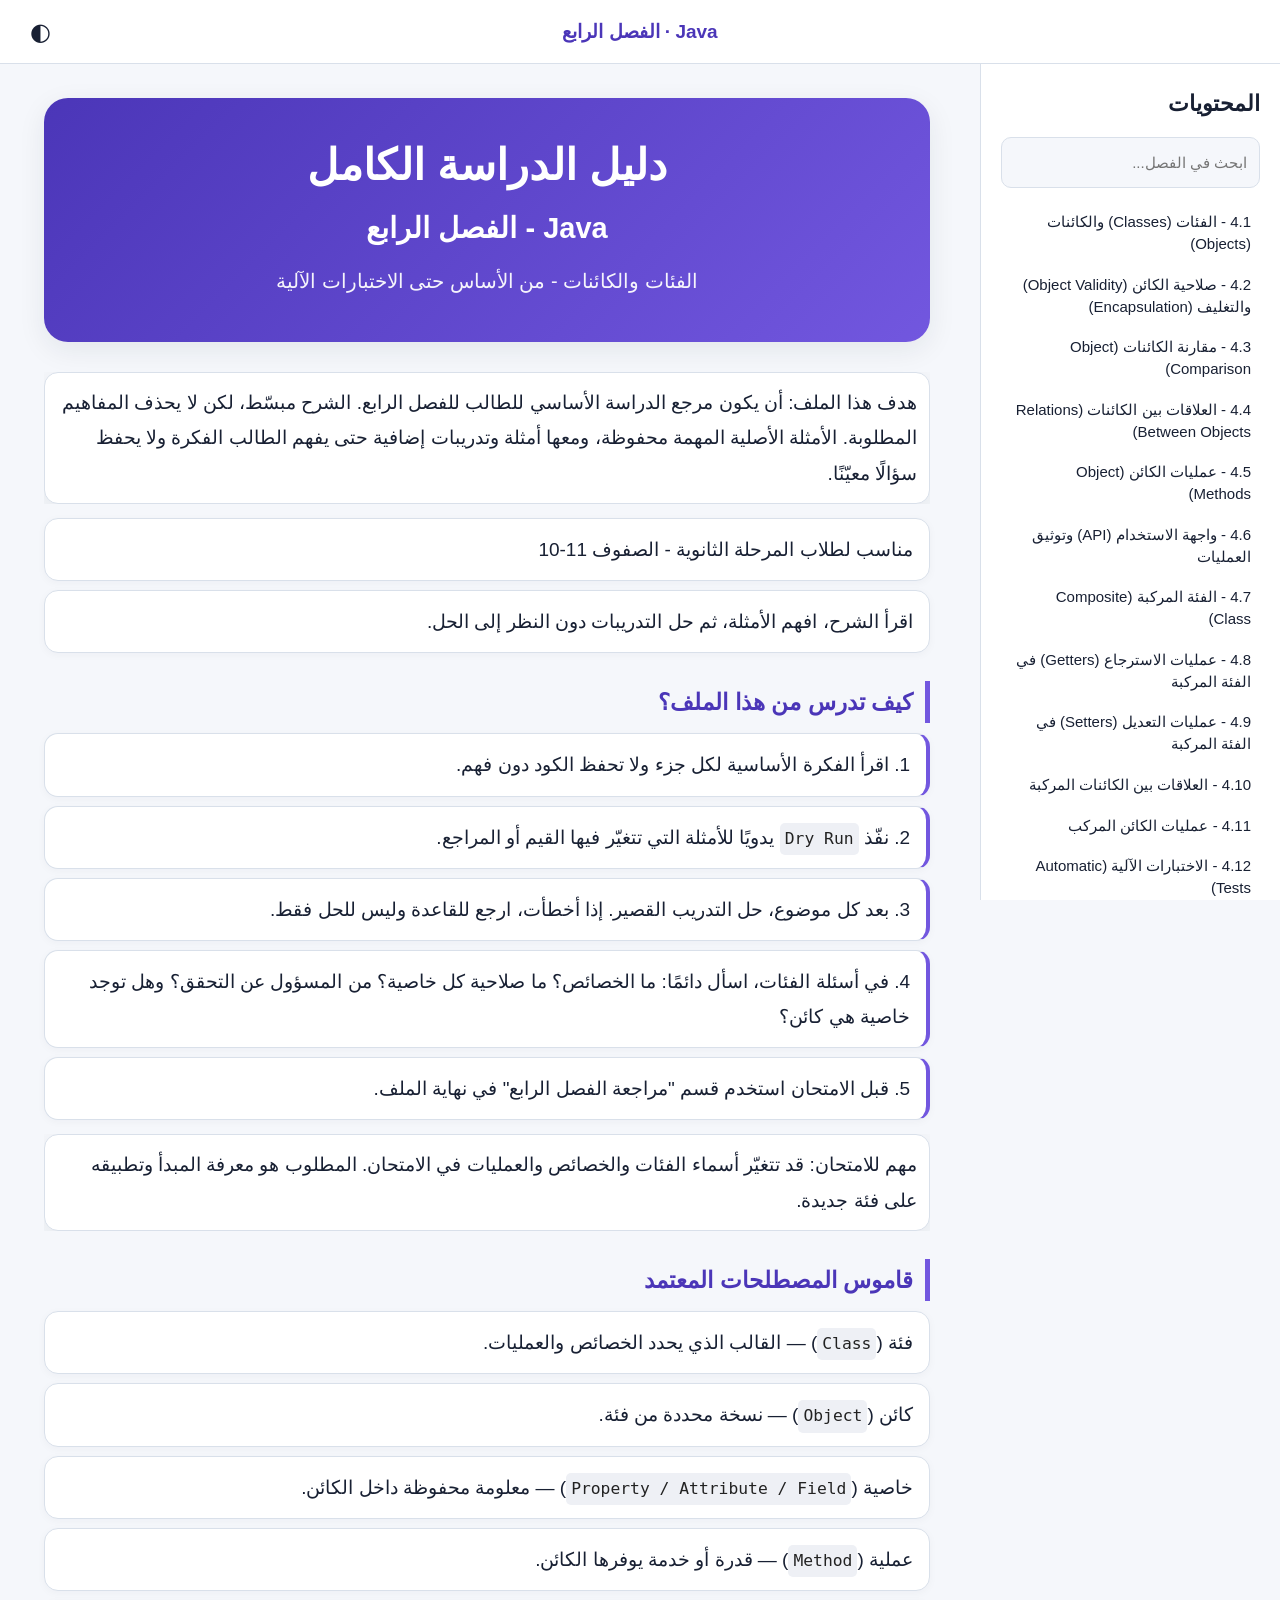
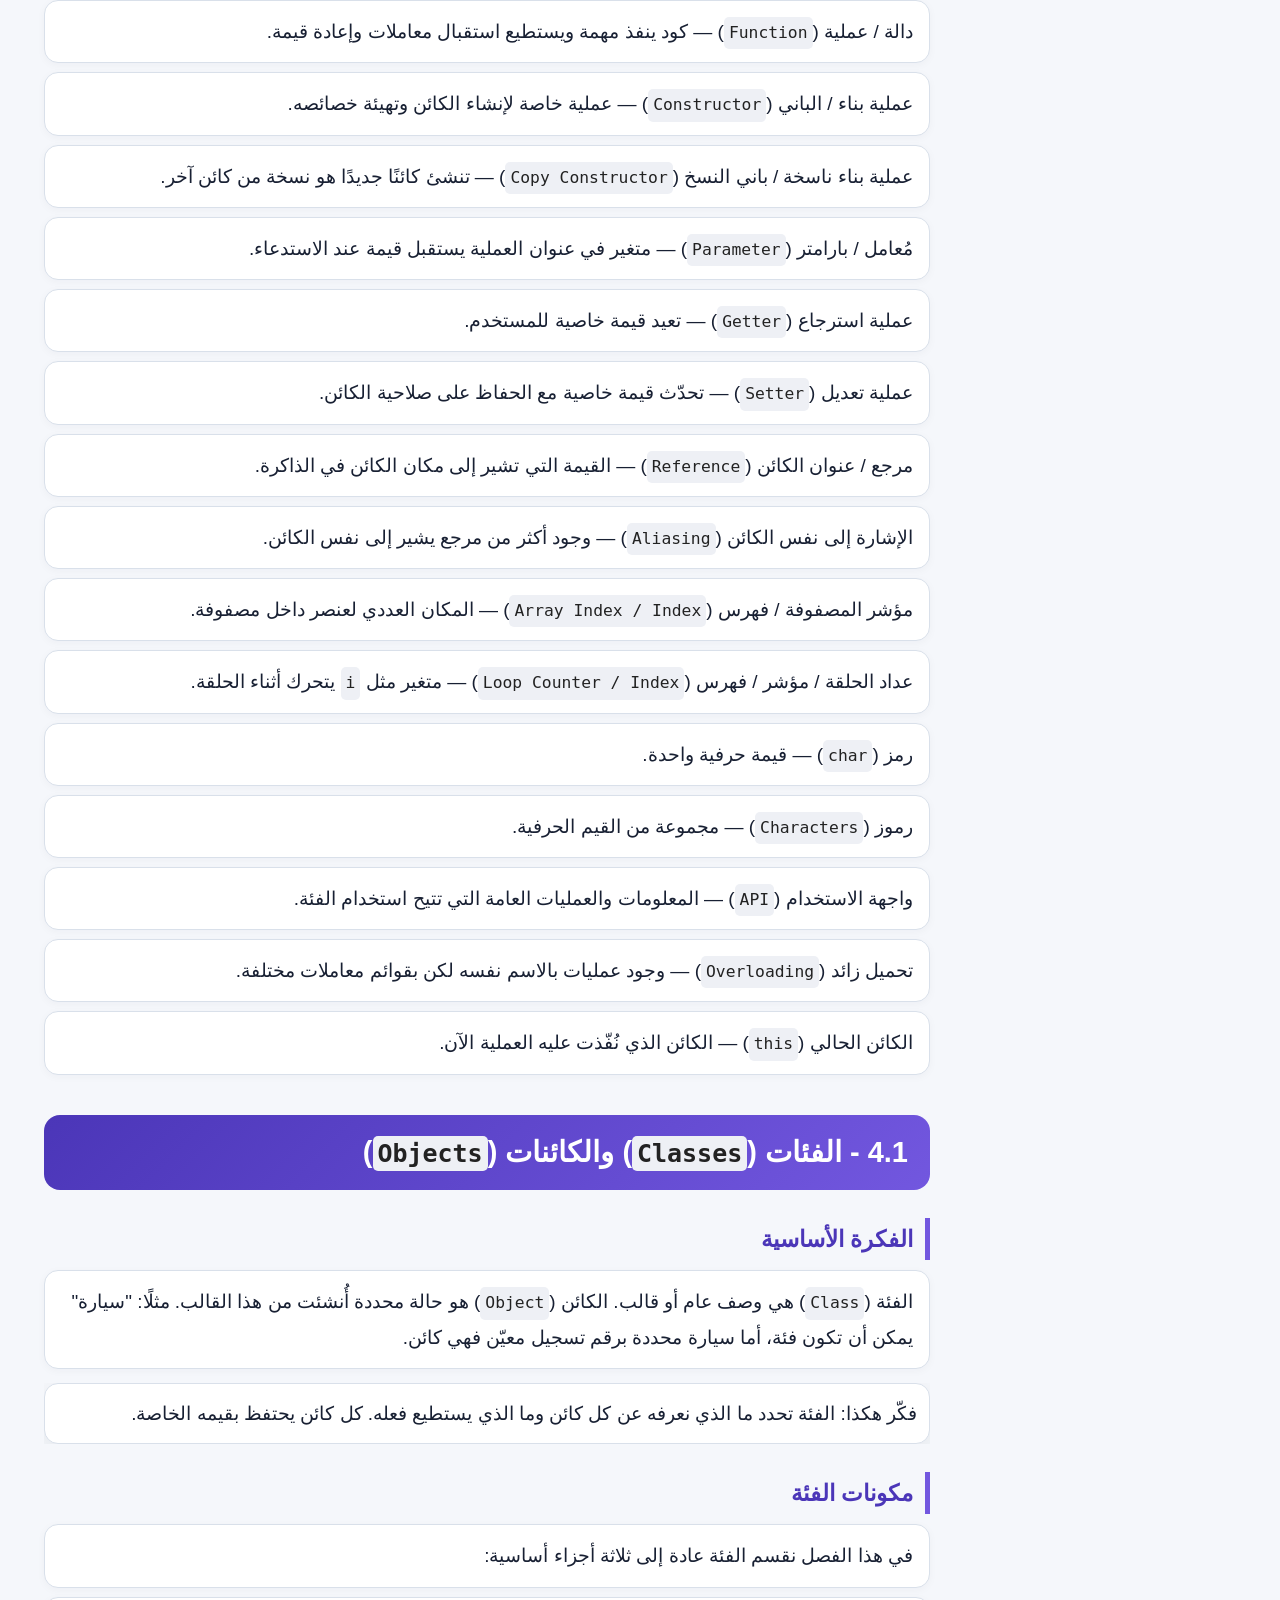
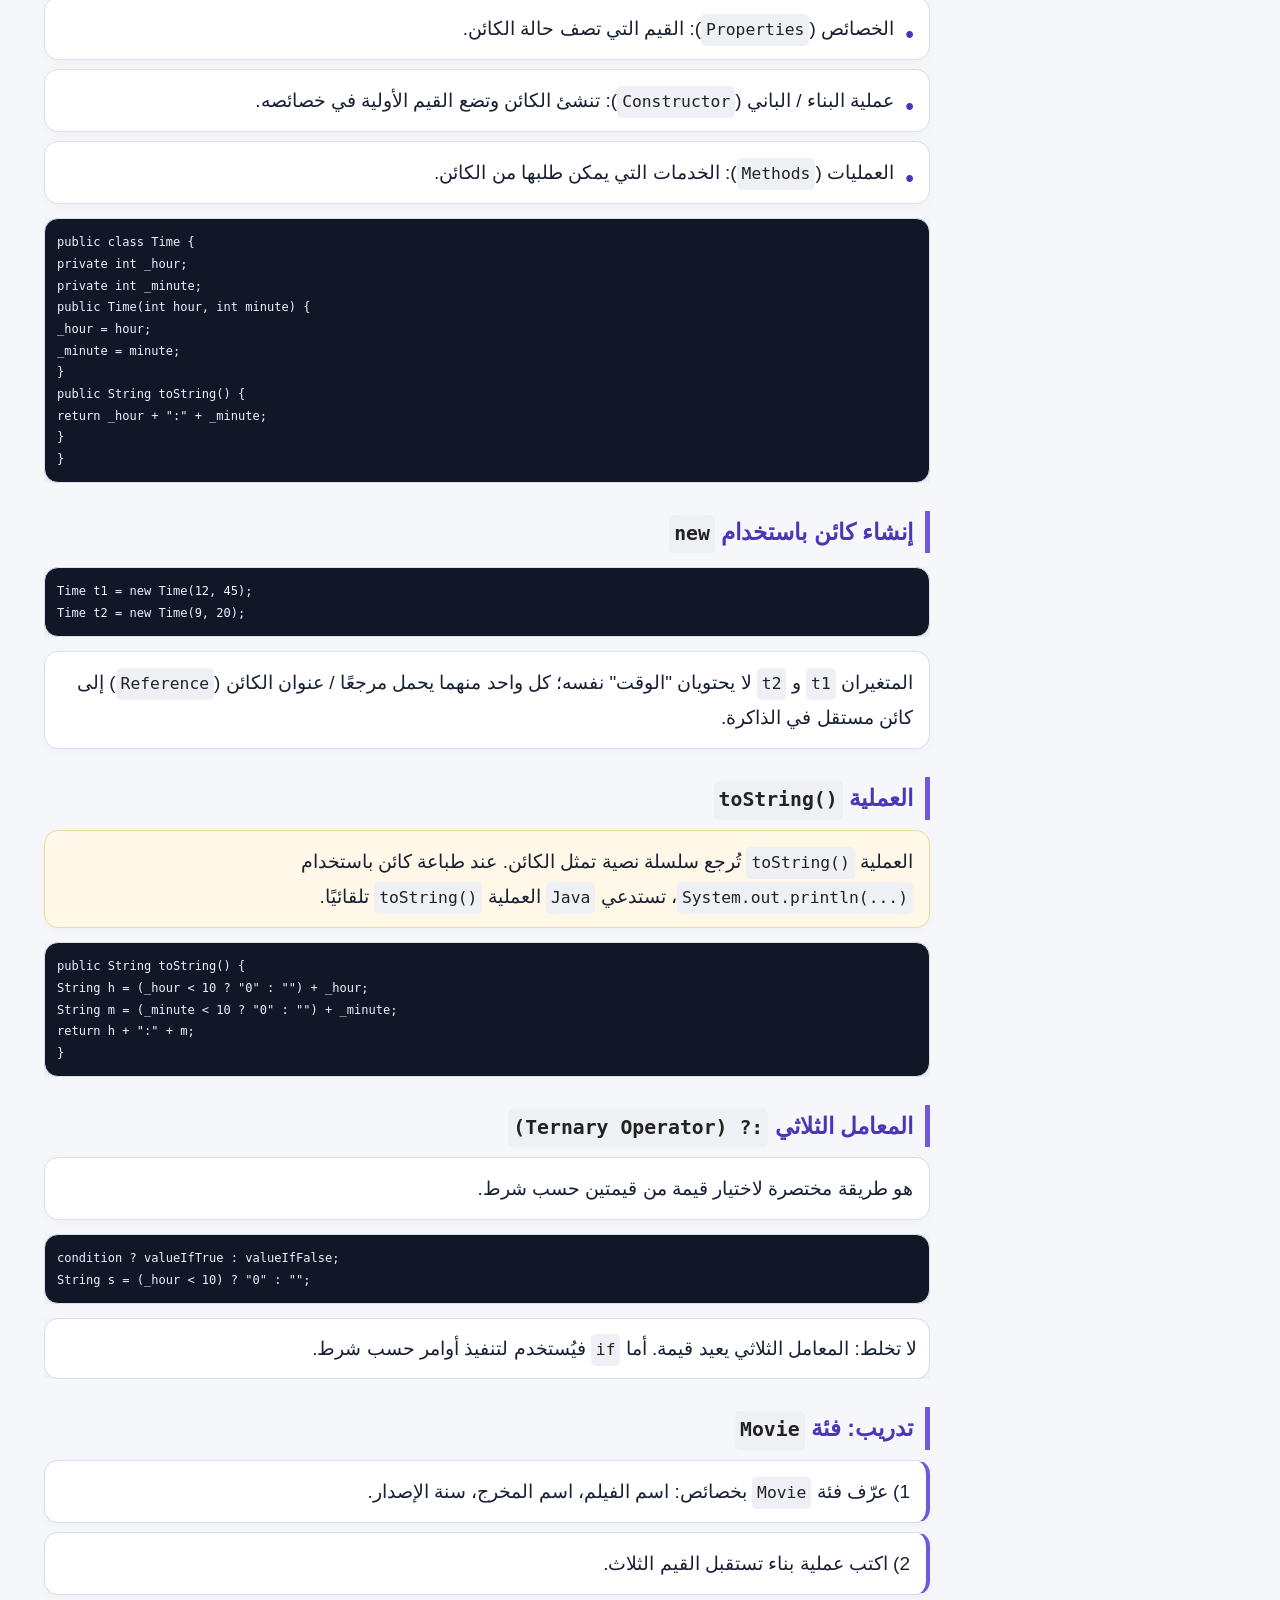
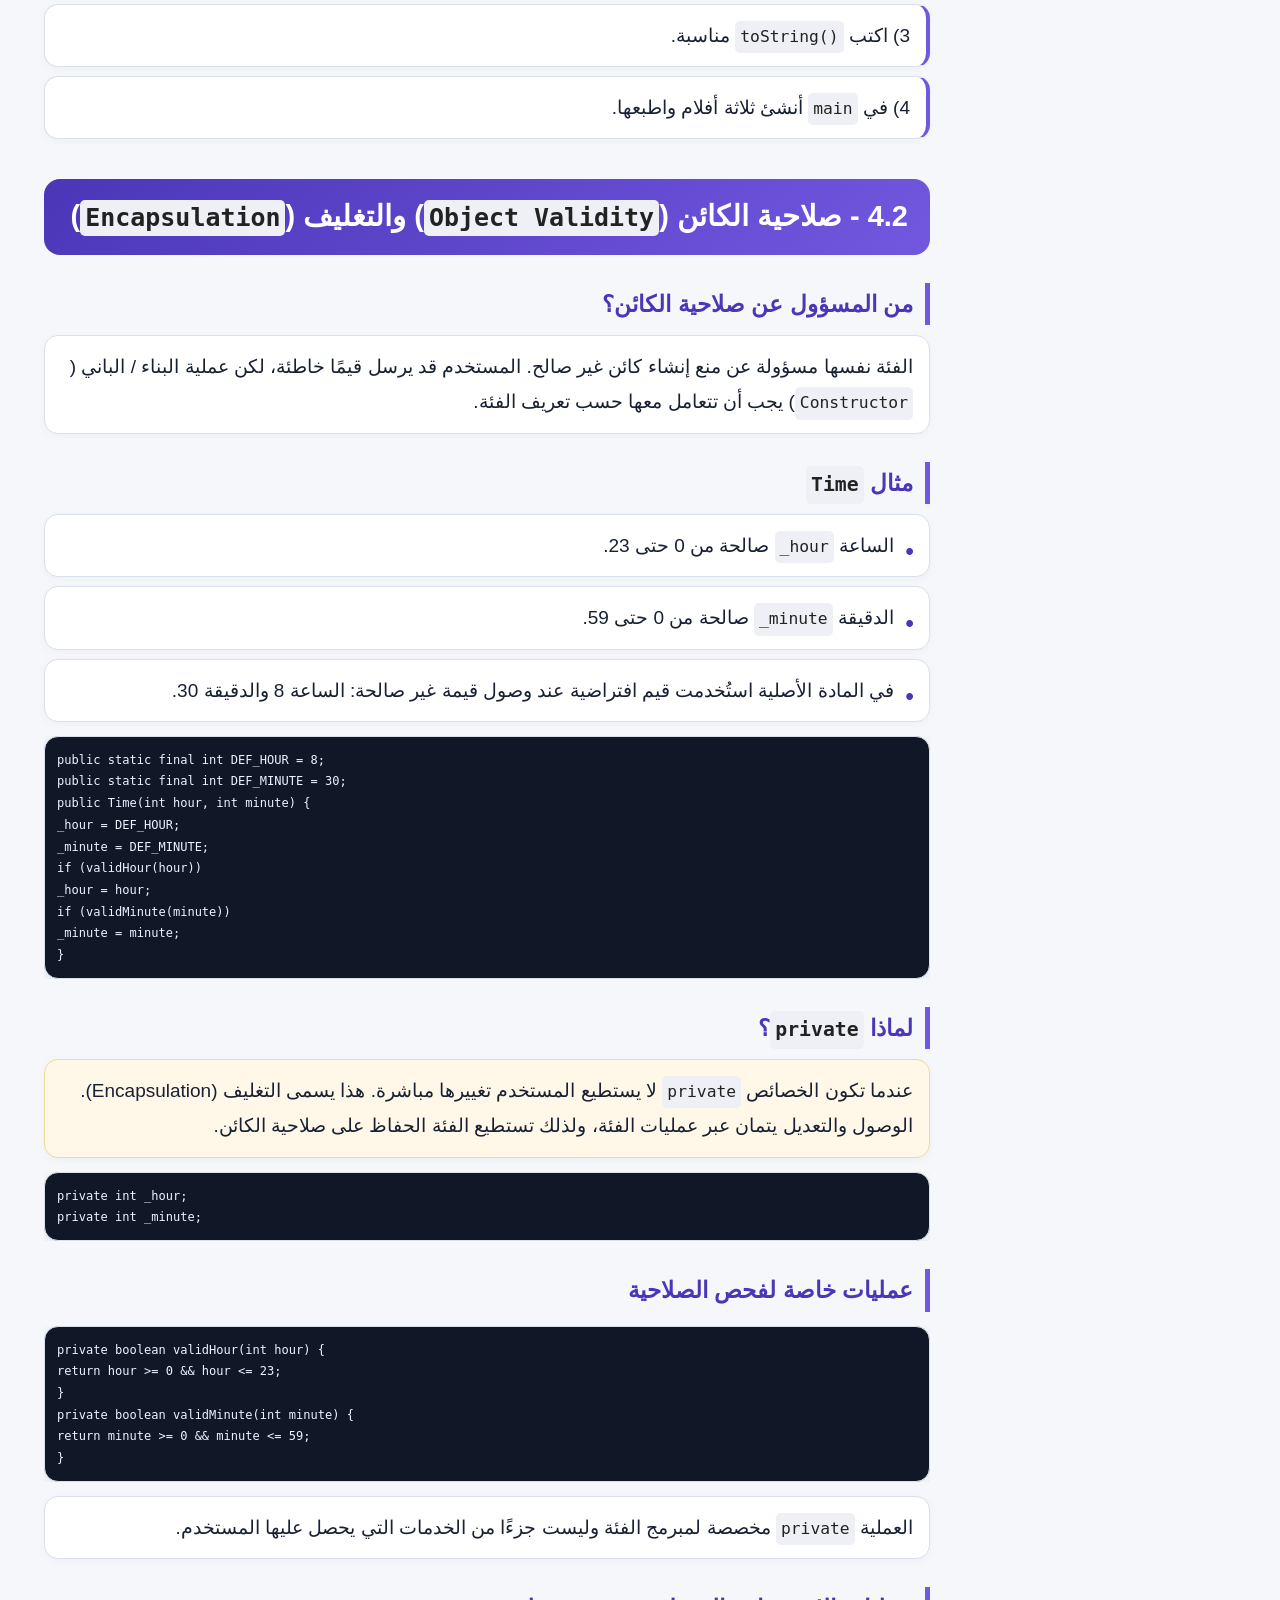
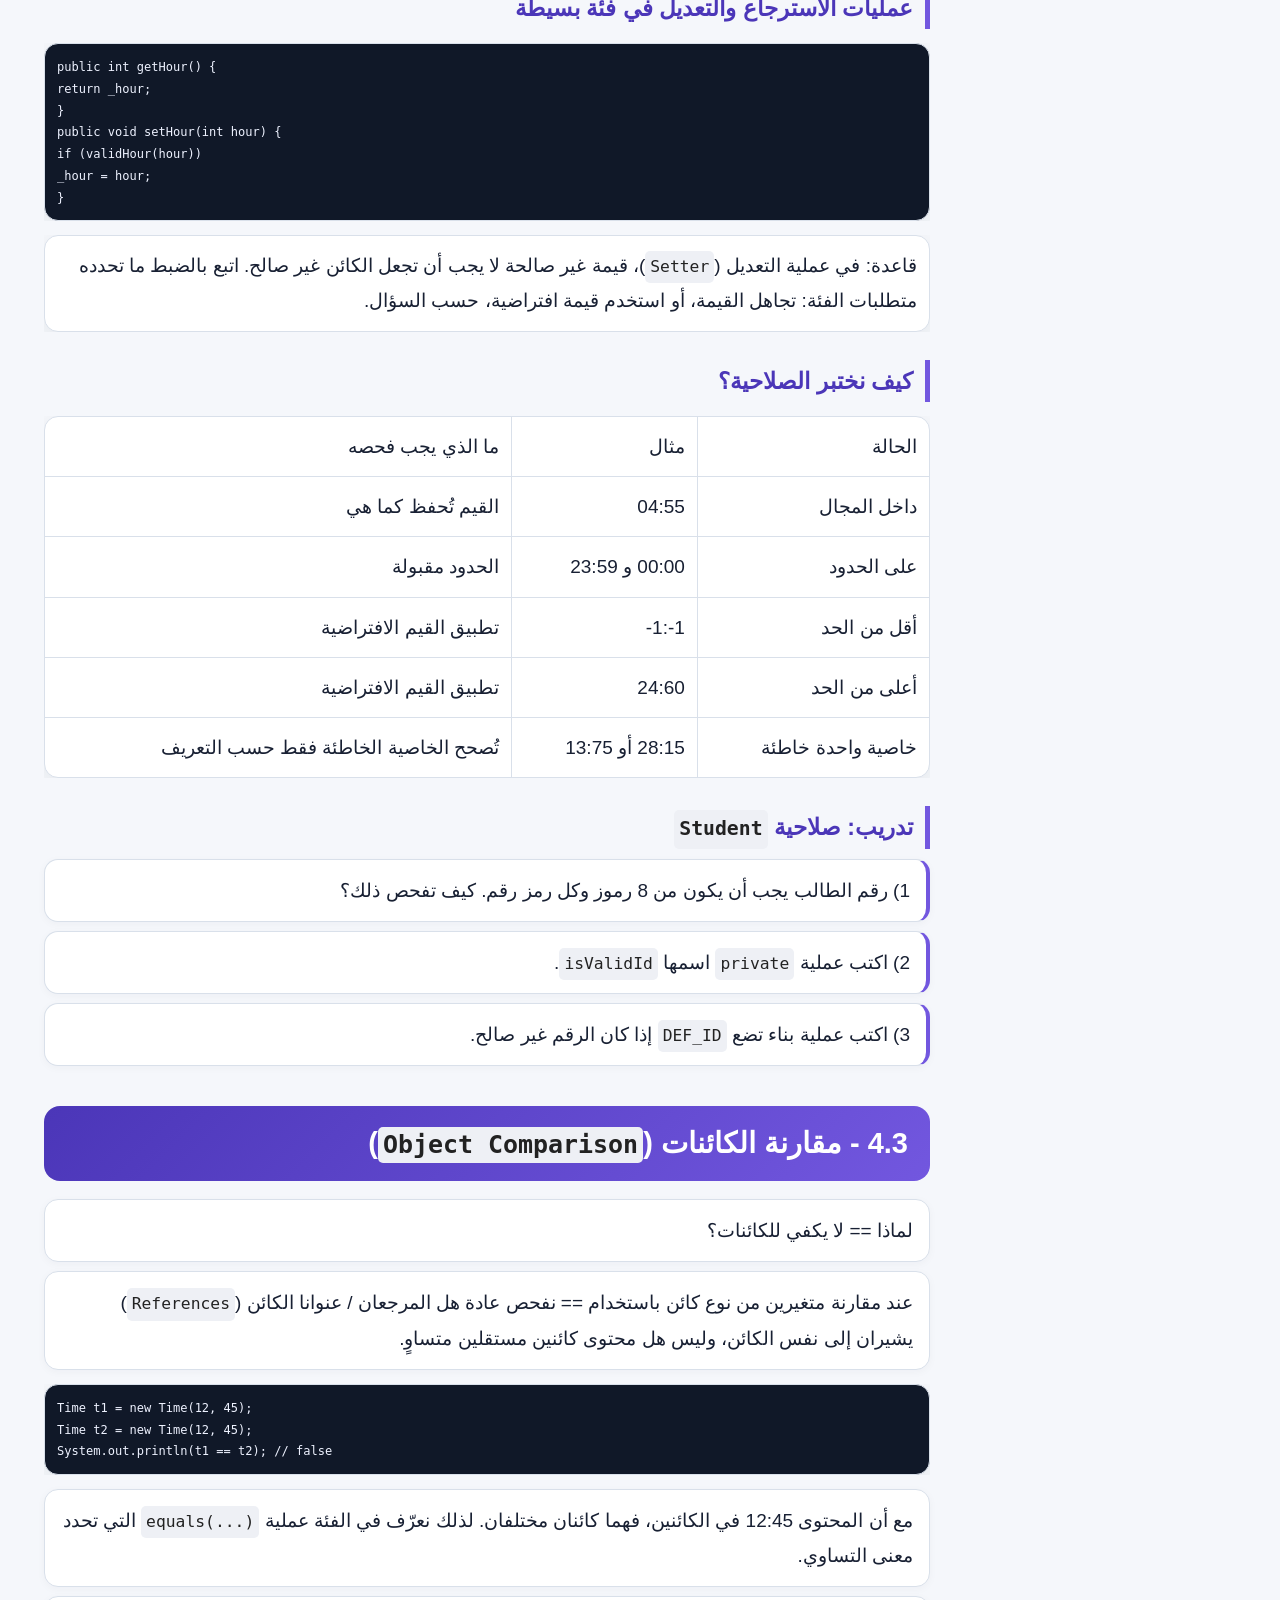
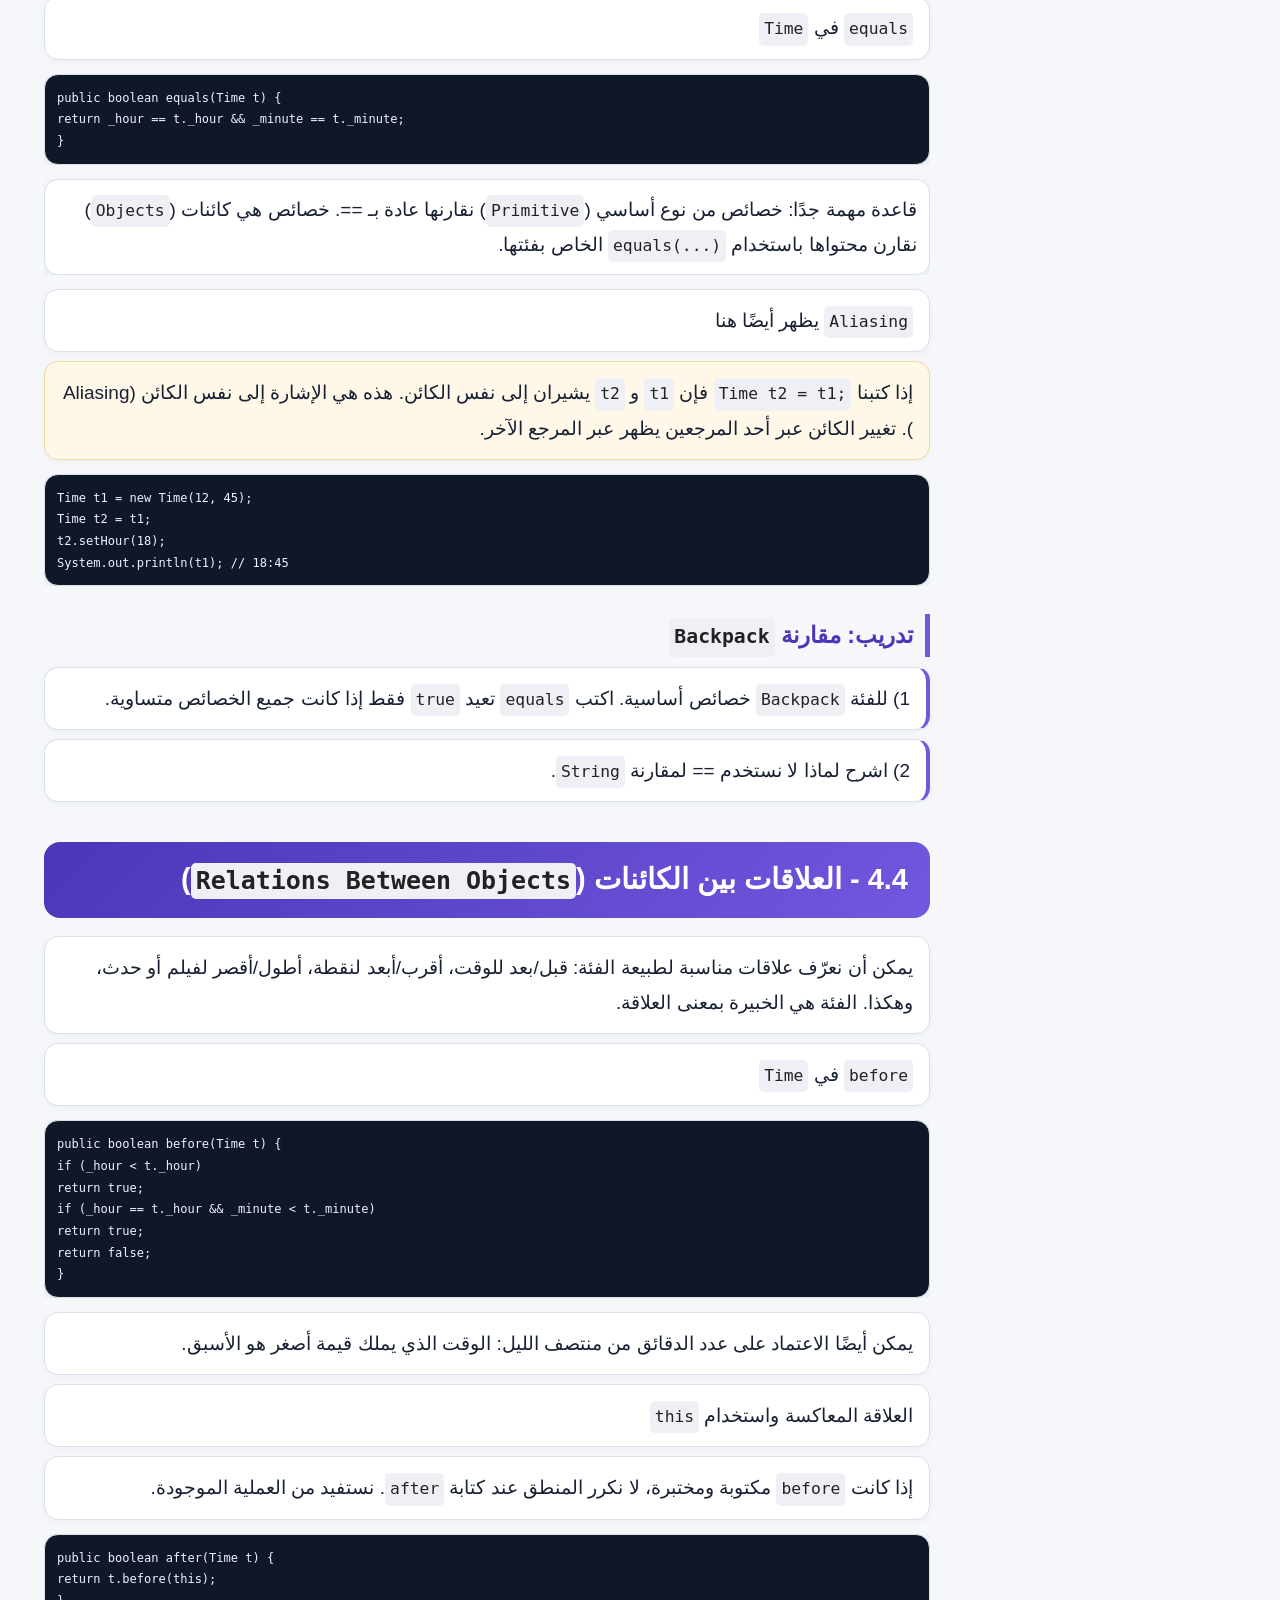
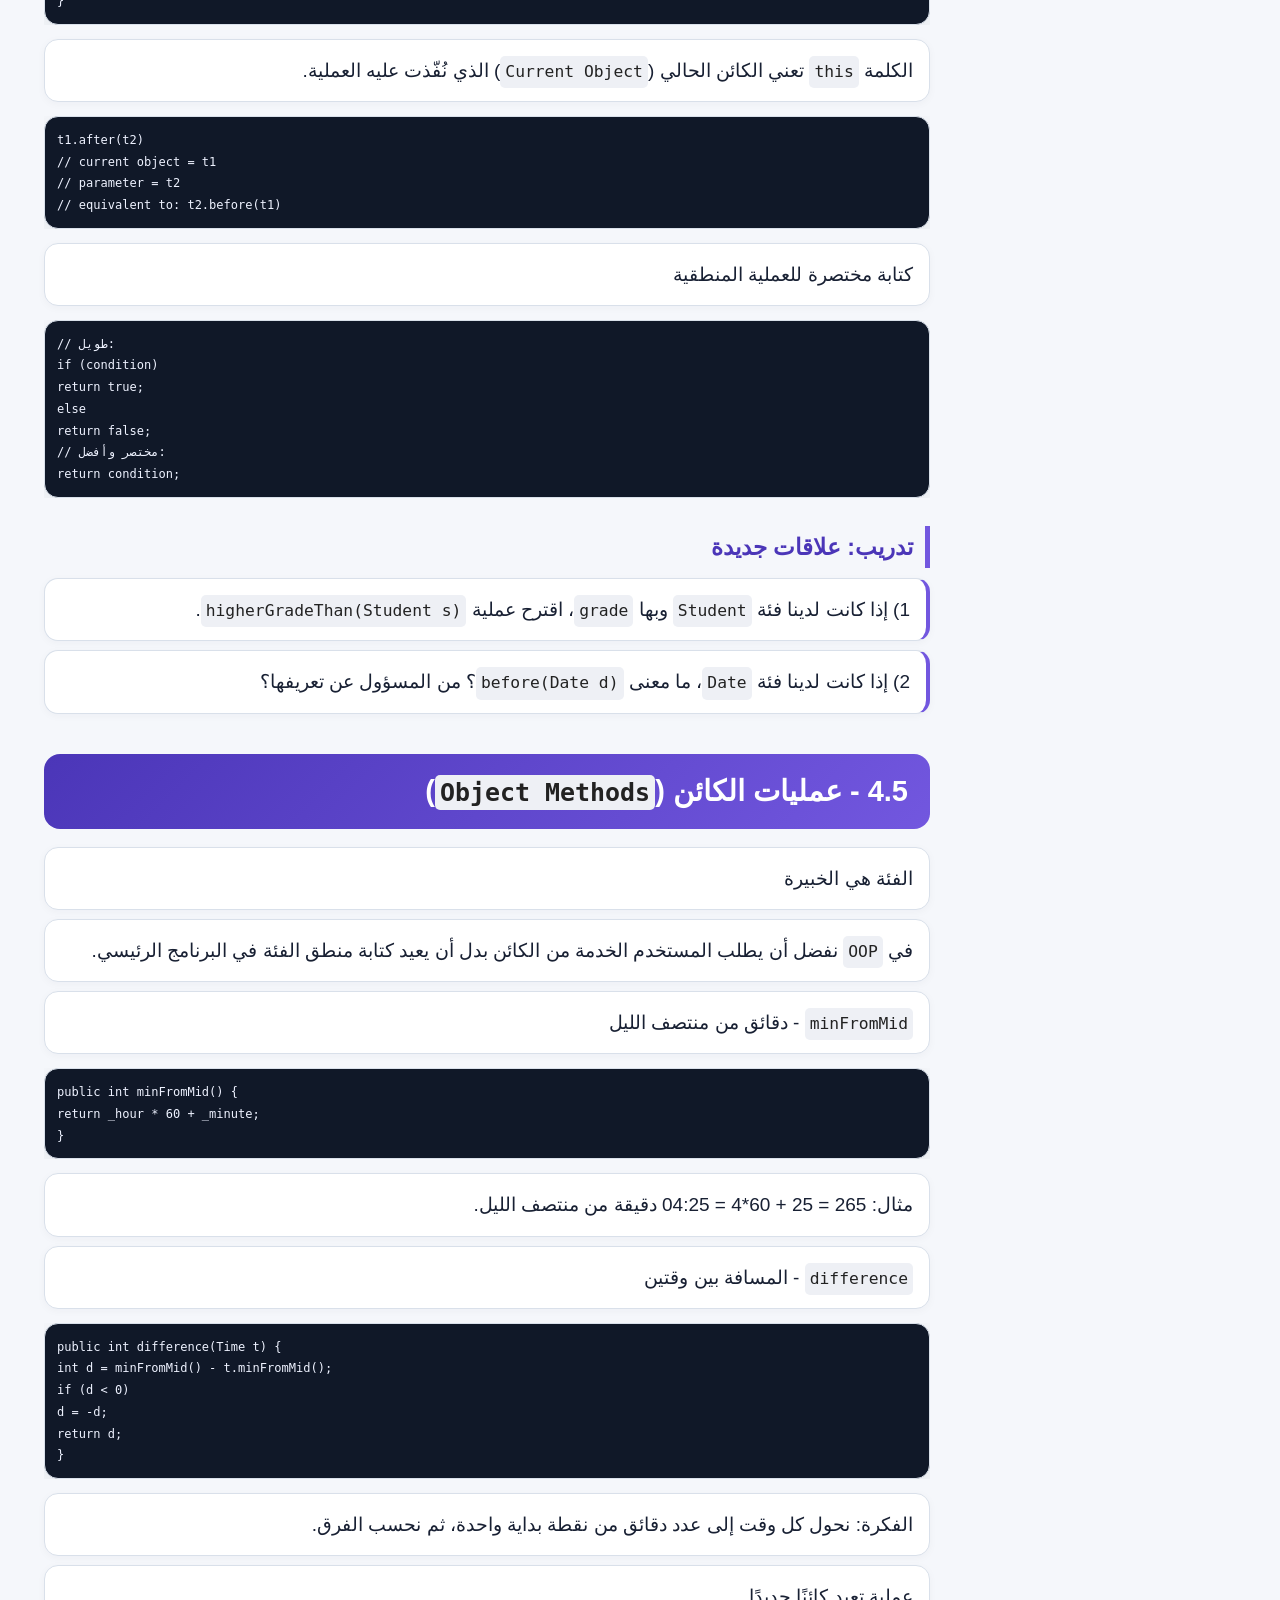
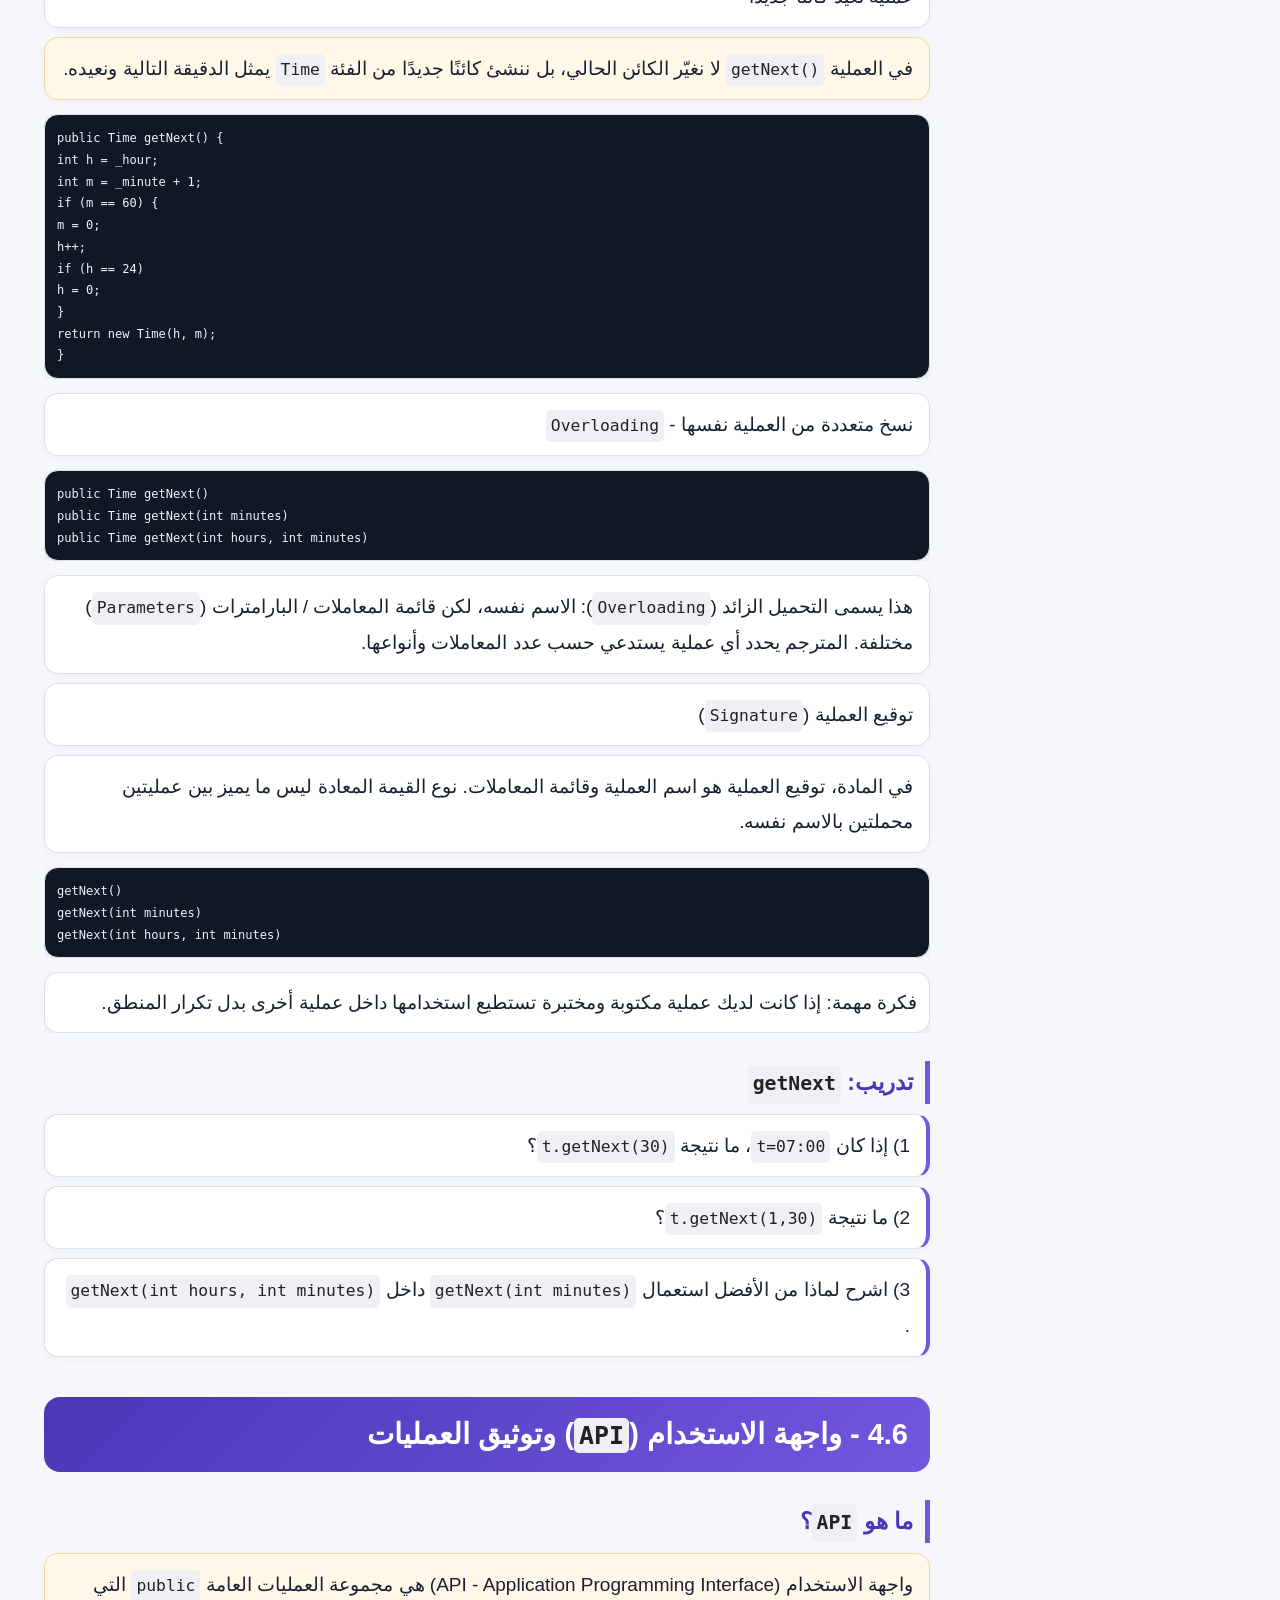
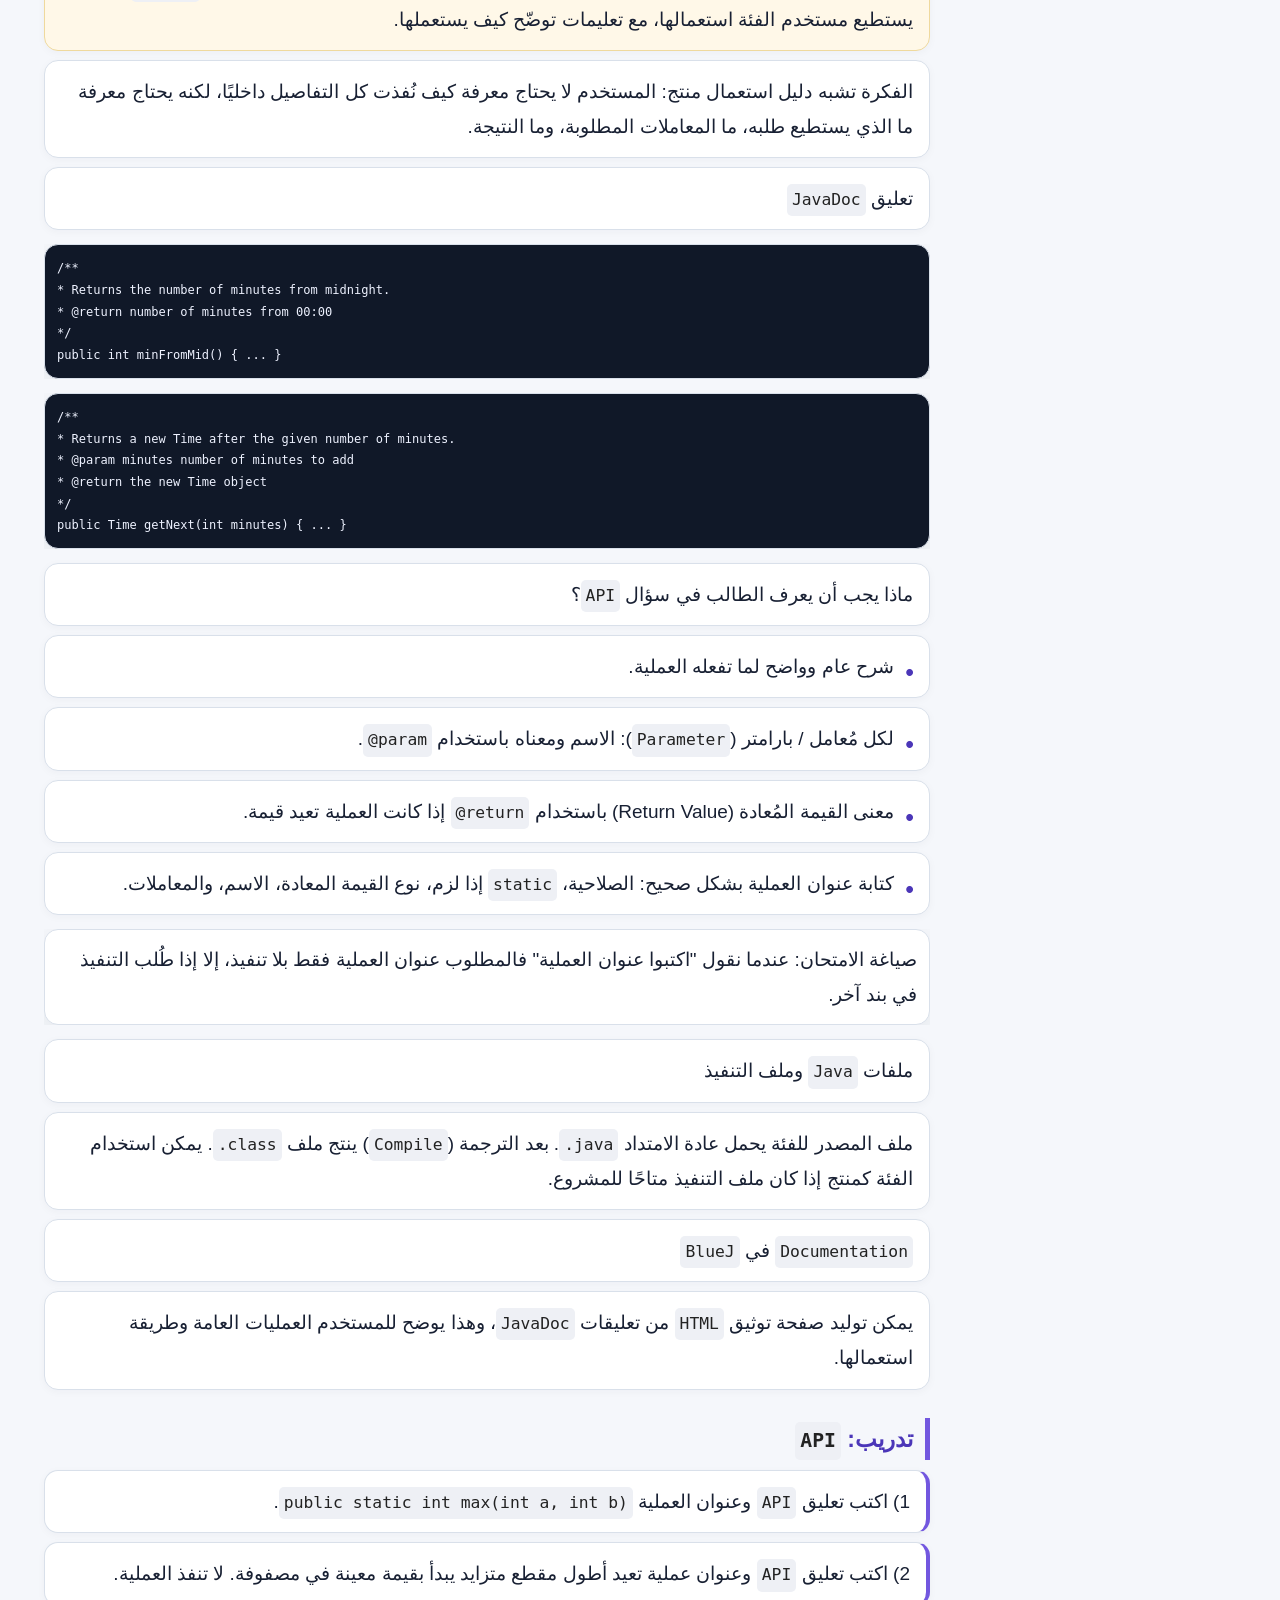
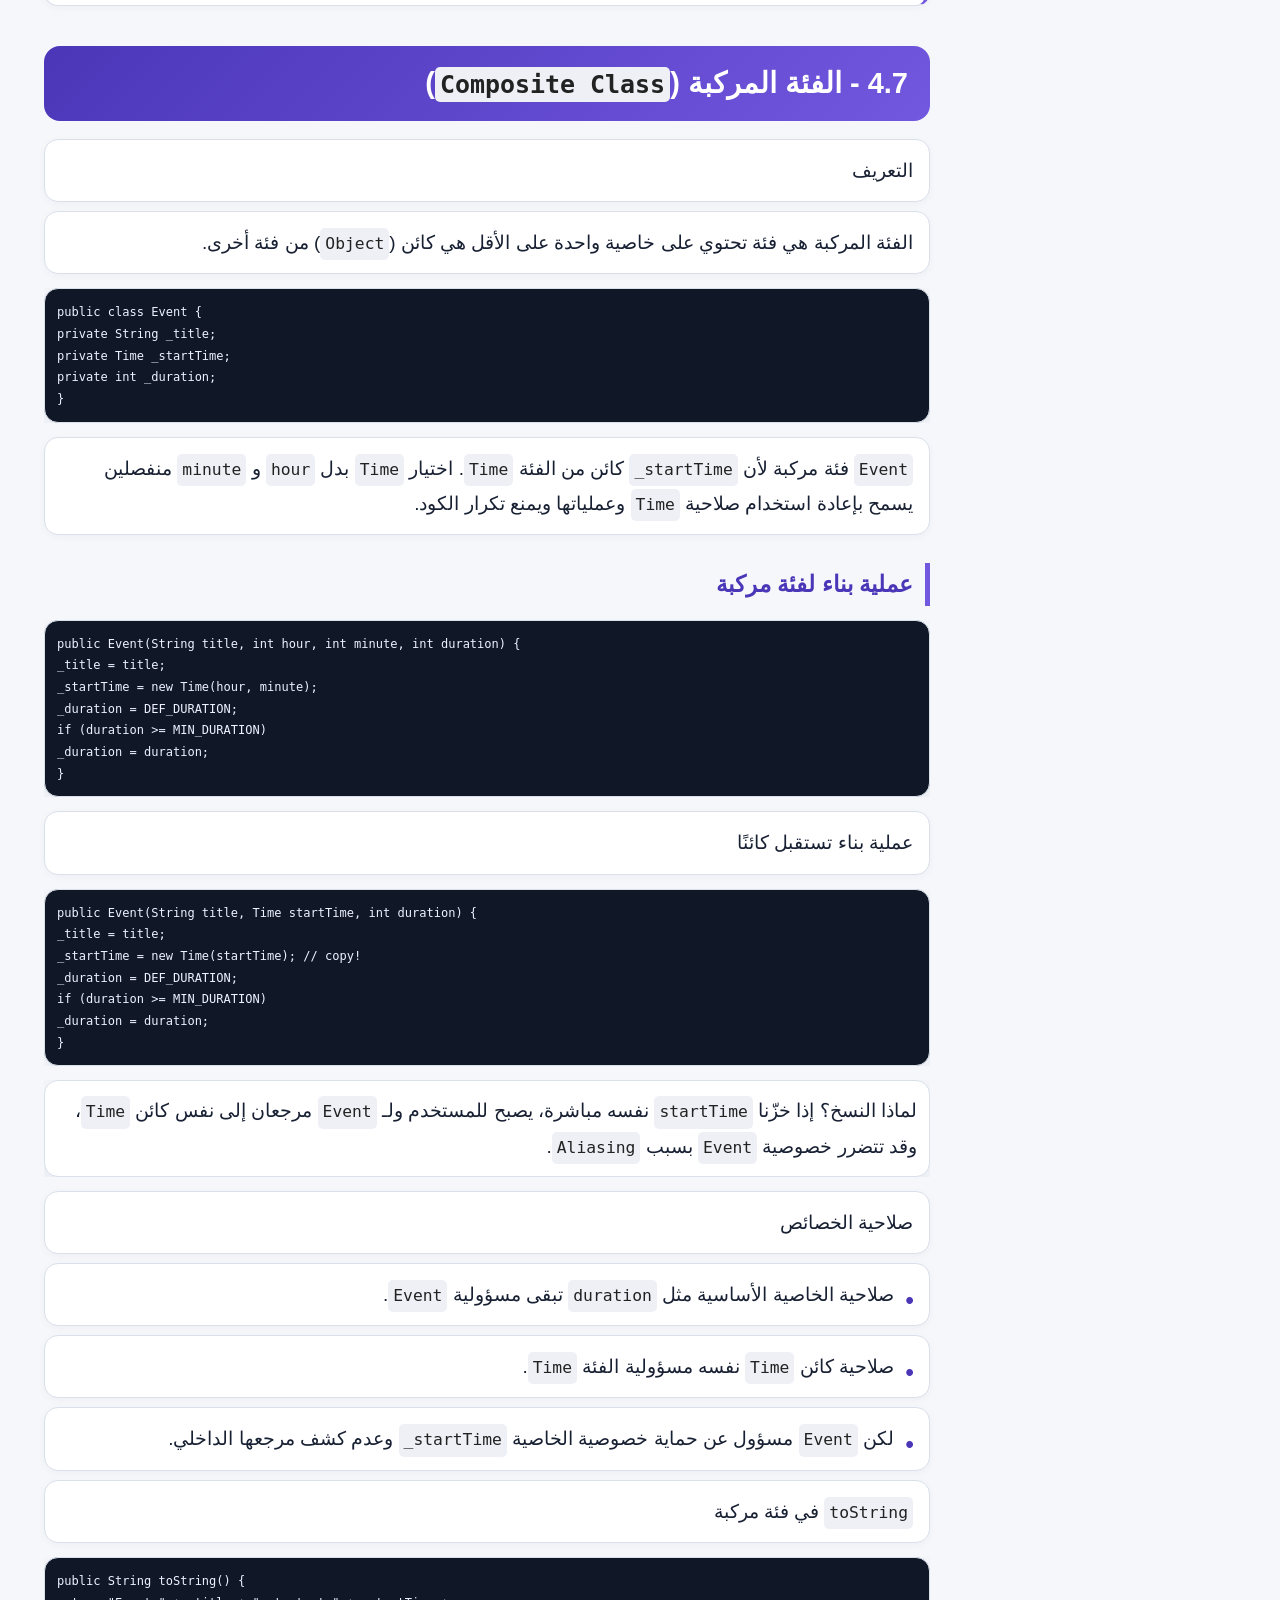
<file: chapter4.html>
<!doctype html>
<html lang="ar" dir="rtl">
<head>
<meta charset="utf-8">
<meta name="viewport" content="width=device-width, initial-scale=1">
<title>دليل الدراسة الكامل - Java الفصل الرابع</title>
<link rel="stylesheet" href="styles.css">
<style>
/* Bidi safety for Arabic RTL text mixed with Java/English. */
code[dir="ltr"], span[dir="ltr"], bdi[dir="ltr"] {
  direction: ltr;
  unicode-bidi: isolate;
  display: inline-block;
  text-align: left;
}
pre[dir="ltr"], pre[dir="ltr"] code {
  direction: ltr;
  unicode-bidi: isolate;
  text-align: left;
}
</style>
</head>
<body>
<header class="topbar">
  <button id="menuBtn" class="icon-btn" aria-label="فتح قائمة المحتويات">☰</button>
  <div class="brand">Java · الفصل الرابع</div>
  <button id="themeBtn" class="icon-btn" aria-label="تبديل المظهر">◐</button>
</header>
<aside id="sidebar" class="sidebar" aria-label="قائمة المحتويات">
  <div class="sidebar-inner">
    <h2>المحتويات</h2>
    <input id="searchBox" type="search" placeholder="ابحث في الفصل..." aria-label="بحث">
    <nav id="toc"></nav>
  </div>
</aside>
<main id="content" class="content">
  <section class="hero">
    <h1 class="hero-title">دليل الدراسة الكامل</h1>
    <div class="hero-subtitle"><span dir="ltr">Java</span> - الفصل الرابع</div>
    <div class="hero-tagline">الفئات والكائنات - من الأساس حتى الاختبارات الآلية</div>
  </section>
  <div class="table-wrap"><table class="study-table"><tr><td>هدف هذا الملف: أن يكون مرجع الدراسة الأساسي للطالب للفصل الرابع. الشرح مبسّط، لكن لا يحذف المفاهيم المطلوبة. الأمثلة الأصلية المهمة محفوظة، ومعها أمثلة وتدريبات إضافية حتى يفهم الطالب الفكرة ولا يحفظ سؤالًا معيّنًا.</td></tr></table></div><p>مناسب لطلاب المرحلة الثانوية - الصفوف <span dir="ltr">10-11</span></p><p>اقرأ الشرح، افهم الأمثلة، ثم حل التدريبات دون النظر إلى الحل.</p><h3 class="section-title">كيف تدرس من هذا الملف؟</h3><div class="numbered">1. اقرأ الفكرة الأساسية لكل جزء ولا تحفظ الكود دون فهم.</div><div class="numbered">2. نفّذ <code dir="ltr">Dry Run</code> يدويًا للأمثلة التي تتغيّر فيها القيم أو المراجع.</div><div class="numbered">3. بعد كل موضوع، حل التدريب القصير. إذا أخطأت، ارجع للقاعدة وليس للحل فقط.</div><div class="numbered">4. في أسئلة الفئات، اسأل دائمًا: ما الخصائص؟ ما صلاحية كل خاصية؟ من المسؤول عن التحقق؟ وهل توجد خاصية هي كائن؟</div><div class="numbered">5. قبل الامتحان استخدم قسم &quot;مراجعة الفصل الرابع&quot; في نهاية الملف.</div><div class="table-wrap"><table class="study-table"><tr><td>مهم للامتحان: قد تتغيّر أسماء الفئات والخصائص والعمليات في الامتحان. المطلوب هو معرفة المبدأ وتطبيقه على فئة جديدة.</td></tr></table></div><h3 class="section-title">قاموس المصطلحات المعتمد</h3><p>فئة (<code dir="ltr">Class</code>) — القالب الذي يحدد الخصائص والعمليات.</p><p>كائن (<code dir="ltr">Object</code>) — نسخة محددة من فئة.</p><p>خاصية (<code dir="ltr">Property / Attribute / Field</code>) — معلومة محفوظة داخل الكائن.</p><p>عملية (<code dir="ltr">Method</code>) — قدرة أو خدمة يوفرها الكائن.</p><p>دالة / عملية (<code dir="ltr">Function</code>) — كود ينفذ مهمة ويستطيع استقبال معاملات وإعادة قيمة.</p><p>عملية بناء / الباني (<code dir="ltr">Constructor</code>) — عملية خاصة لإنشاء الكائن وتهيئة خصائصه.</p><p>عملية بناء ناسخة / باني النسخ (<code dir="ltr">Copy Constructor</code>) — تنشئ كائنًا جديدًا هو نسخة من كائن آخر.</p><p>مُعامل / بارامتر (<code dir="ltr">Parameter</code>) — متغير في عنوان العملية يستقبل قيمة عند الاستدعاء.</p><p>عملية استرجاع (<code dir="ltr">Getter</code>) — تعيد قيمة خاصية للمستخدم.</p><p>عملية تعديل (<code dir="ltr">Setter</code>) — تحدّث قيمة خاصية مع الحفاظ على صلاحية الكائن.</p><p>مرجع / عنوان الكائن (<code dir="ltr">Reference</code>) — القيمة التي تشير إلى مكان الكائن في الذاكرة.</p><p>الإشارة إلى نفس الكائن (<code dir="ltr">Aliasing</code>) — وجود أكثر من مرجع يشير إلى نفس الكائن.</p><p>مؤشر المصفوفة / فهرس (<code dir="ltr">Array Index / Index</code>) — المكان العددي لعنصر داخل مصفوفة.</p><p>عداد الحلقة / مؤشر / فهرس (<code dir="ltr">Loop Counter / Index</code>) — متغير مثل <code dir="ltr">i</code> يتحرك أثناء الحلقة.</p><p>رمز (<code dir="ltr">char</code>) — قيمة حرفية واحدة.</p><p>رموز (<code dir="ltr">Characters</code>) — مجموعة من القيم الحرفية.</p><p>واجهة الاستخدام (<code dir="ltr">API</code>) — المعلومات والعمليات العامة التي تتيح استخدام الفئة.</p><p>تحميل زائد (<code dir="ltr">Overloading</code>) — وجود عمليات بالاسم نفسه لكن بقوائم معاملات مختلفة.</p><p>الكائن الحالي (<code dir="ltr">this</code>) — الكائن الذي نُفّذت عليه العملية الآن.</p><h2 id="sec-1" class="chapter-title">4.1 - الفئات (<code dir="ltr">Classes</code>) والكائنات (<code dir="ltr">Objects</code>)</h2><h3 class="section-title">الفكرة الأساسية</h3><p>الفئة (<code dir="ltr">Class</code>) هي وصف عام أو قالب. الكائن (<code dir="ltr">Object</code>) هو حالة محددة أُنشئت من هذا القالب. مثلًا: &quot;سيارة&quot; يمكن أن تكون فئة، أما سيارة محددة برقم تسجيل معيّن فهي كائن.</p><div class="table-wrap"><table class="study-table"><tr><td>فكّر هكذا: الفئة تحدد ما الذي نعرفه عن كل كائن وما الذي يستطيع فعله. كل كائن يحتفظ بقيمه الخاصة.</td></tr></table></div><h3 class="section-title">مكونات الفئة</h3><p>في هذا الفصل نقسم الفئة عادة إلى ثلاثة أجزاء أساسية:</p><div class="bullet">الخصائص (<code dir="ltr">Properties</code>): القيم التي تصف حالة الكائن.</div><div class="bullet">عملية البناء / الباني (<code dir="ltr">Constructor</code>): تنشئ الكائن وتضع القيم الأولية في خصائصه.</div><div class="bullet">العمليات (<code dir="ltr">Methods</code>): الخدمات التي يمكن طلبها من الكائن.</div><div class="table-wrap"><table class="code-table"><tr><td><pre dir="ltr"><code>public class Time {
private int _hour;
private int _minute;
public Time(int hour, int minute) {
_hour = hour;
_minute = minute;
}
public String toString() {
return _hour + &quot;:&quot; + _minute;
}
}</code></pre></td></tr></table></div><h3 class="section-title">إنشاء كائن باستخدام <code dir="ltr">new</code></h3><div class="table-wrap"><table class="code-table"><tr><td><pre dir="ltr"><code>Time t1 = new Time(12, 45);
Time t2 = new Time(9, 20);</code></pre></td></tr></table></div><p>المتغيران <code dir="ltr">t1</code> و <code dir="ltr">t2</code> لا يحتويان &quot;الوقت&quot; نفسه؛ كل واحد منهما يحمل مرجعًا / عنوان الكائن (<code dir="ltr">Reference</code>) إلى كائن مستقل في الذاكرة.</p><h3 class="section-title">العملية <code dir="ltr">toString()</code></h3><div class="note">العملية <code dir="ltr">toString()</code> تُرجع سلسلة نصية تمثل الكائن. عند طباعة كائن باستخدام <code dir="ltr">System.out.println(...)</code>، تستدعي <code dir="ltr">Java</code> العملية <code dir="ltr">toString()</code> تلقائيًا.</div><div class="table-wrap"><table class="code-table"><tr><td><pre dir="ltr"><code>public String toString() {
String h = (_hour &lt; 10 ? &quot;0&quot; : &quot;&quot;) + _hour;
String m = (_minute &lt; 10 ? &quot;0&quot; : &quot;&quot;) + _minute;
return h + &quot;:&quot; + m;
}</code></pre></td></tr></table></div><h3 class="section-title">المعامل الثلاثي <code dir="ltr">(Ternary Operator) ?:</code></h3><p>هو طريقة مختصرة لاختيار قيمة من قيمتين حسب شرط.</p><div class="table-wrap"><table class="code-table"><tr><td><pre dir="ltr"><code>condition ? valueIfTrue : valueIfFalse;
String s = (_hour &lt; 10) ? &quot;0&quot; : &quot;&quot;;</code></pre></td></tr></table></div><div class="table-wrap"><table class="study-table"><tr><td>لا تخلط: المعامل الثلاثي يعيد قيمة. أما <code dir="ltr">if</code> فيُستخدم لتنفيذ أوامر حسب شرط.</td></tr></table></div><h3 class="section-title">تدريب: فئة <code dir="ltr">Movie</code></h3><div class="numbered">1) عرّف فئة <code dir="ltr">Movie</code> بخصائص: اسم الفيلم، اسم المخرج، سنة الإصدار.</div><div class="numbered">2) اكتب عملية بناء تستقبل القيم الثلاث.</div><div class="numbered">3) اكتب <code dir="ltr">toString()</code> مناسبة.</div><div class="numbered">4) في <code dir="ltr">main</code> أنشئ ثلاثة أفلام واطبعها.</div><h2 id="sec-2" class="chapter-title">4.2 - صلاحية الكائن (<code dir="ltr">Object Validity</code>) والتغليف (<code dir="ltr">Encapsulation</code>)</h2><h3 class="section-title">من المسؤول عن صلاحية الكائن؟</h3><p>الفئة نفسها مسؤولة عن منع إنشاء كائن غير صالح. المستخدم قد يرسل قيمًا خاطئة، لكن عملية البناء / الباني (<code dir="ltr">Constructor</code>) يجب أن تتعامل معها حسب تعريف الفئة.</p><h3 class="section-title">مثال <code dir="ltr">Time</code></h3><div class="bullet">الساعة <code dir="ltr">_hour</code> صالحة من 0 حتى 23.</div><div class="bullet">الدقيقة <code dir="ltr">_minute</code> صالحة من 0 حتى 59.</div><div class="bullet">في المادة الأصلية استُخدمت قيم افتراضية عند وصول قيمة غير صالحة: الساعة 8 والدقيقة 30.</div><div class="table-wrap"><table class="code-table"><tr><td><pre dir="ltr"><code>public static final int DEF_HOUR = 8;
public static final int DEF_MINUTE = 30;
public Time(int hour, int minute) {
_hour = DEF_HOUR;
_minute = DEF_MINUTE;
if (validHour(hour))
_hour = hour;
if (validMinute(minute))
_minute = minute;
}</code></pre></td></tr></table></div><h3 class="section-title">لماذا <code dir="ltr">private</code>؟</h3><div class="note">عندما تكون الخصائص <code dir="ltr">private</code> لا يستطيع المستخدم تغييرها مباشرة. هذا يسمى التغليف (<span dir="ltr">Encapsulation</span>). الوصول والتعديل يتمان عبر عمليات الفئة، ولذلك تستطيع الفئة الحفاظ على صلاحية الكائن.</div><div class="table-wrap"><table class="code-table"><tr><td><pre dir="ltr"><code>private int _hour;
private int _minute;</code></pre></td></tr></table></div><h3 class="section-title">عمليات خاصة لفحص الصلاحية</h3><div class="table-wrap"><table class="code-table"><tr><td><pre dir="ltr"><code>private boolean validHour(int hour) {
return hour &gt;= 0 &amp;&amp; hour &lt;= 23;
}
private boolean validMinute(int minute) {
return minute &gt;= 0 &amp;&amp; minute &lt;= 59;
}</code></pre></td></tr></table></div><p>العملية <code dir="ltr">private</code> مخصصة لمبرمج الفئة وليست جزءًا من الخدمات التي يحصل عليها المستخدم.</p><h3 class="section-title">عمليات الاسترجاع والتعديل في فئة بسيطة</h3><div class="table-wrap"><table class="code-table"><tr><td><pre dir="ltr"><code>public int getHour() {
return _hour;
}
public void setHour(int hour) {
if (validHour(hour))
_hour = hour;
}</code></pre></td></tr></table></div><div class="table-wrap"><table class="study-table"><tr><td>قاعدة: في عملية التعديل (<code dir="ltr">Setter</code>)، قيمة غير صالحة لا يجب أن تجعل الكائن غير صالح. اتبع بالضبط ما تحدده متطلبات الفئة: تجاهل القيمة، أو استخدم قيمة افتراضية، حسب السؤال.</td></tr></table></div><h3 class="section-title">كيف نختبر الصلاحية؟</h3><div class="table-wrap"><table class="study-table"><tr><td>الحالة</td><td>مثال</td><td>ما الذي يجب فحصه</td></tr><tr><td>داخل المجال</td><td>04:55</td><td>القيم تُحفظ كما هي</td></tr><tr><td>على الحدود</td><td>00:00 و 23:59</td><td>الحدود مقبولة</td></tr><tr><td>أقل من الحد</td><td><span dir="ltr">-1:-1</span></td><td>تطبيق القيم الافتراضية</td></tr><tr><td>أعلى من الحد</td><td>24:60</td><td>تطبيق القيم الافتراضية</td></tr><tr><td>خاصية واحدة خاطئة</td><td>28:15 أو 13:75</td><td>تُصحح الخاصية الخاطئة فقط حسب التعريف</td></tr></table></div><h3 class="section-title">تدريب: صلاحية <code dir="ltr">Student</code></h3><div class="numbered">1) رقم الطالب يجب أن يكون من 8 رموز وكل رمز رقم. كيف تفحص ذلك؟</div><div class="numbered">2) اكتب عملية <code dir="ltr">private</code> اسمها <code dir="ltr">isValidId</code>.</div><div class="numbered">3) اكتب عملية بناء تضع <code dir="ltr">DEF_ID</code> إذا كان الرقم غير صالح.</div><h2 id="sec-3" class="chapter-title">4.3 - مقارنة الكائنات (<code dir="ltr">Object Comparison</code>)</h2><p>لماذا == لا يكفي للكائنات؟</p><p>عند مقارنة متغيرين من نوع كائن باستخدام == نفحص عادة هل المرجعان / عنوانا الكائن (<code dir="ltr">References</code>) يشيران إلى نفس الكائن، وليس هل محتوى كائنين مستقلين متساوٍ.</p><div class="table-wrap"><table class="code-table"><tr><td><pre dir="ltr"><code>Time t1 = new Time(12, 45);
Time t2 = new Time(12, 45);
System.out.println(t1 == t2); // false</code></pre></td></tr></table></div><p>مع أن المحتوى 12:45 في الكائنين، فهما كائنان مختلفان. لذلك نعرّف في الفئة عملية <code dir="ltr">equals(...)</code> التي تحدد معنى التساوي.</p><p><code dir="ltr">equals</code> في <code dir="ltr">Time</code></p><div class="table-wrap"><table class="code-table"><tr><td><pre dir="ltr"><code>public boolean equals(Time t) {
return _hour == t._hour &amp;&amp; _minute == t._minute;
}</code></pre></td></tr></table></div><div class="table-wrap"><table class="study-table"><tr><td>قاعدة مهمة جدًا: خصائص من نوع أساسي (<code dir="ltr">Primitive</code>) نقارنها عادة بـ ==. خصائص هي كائنات (<code dir="ltr">Objects</code>) نقارن محتواها باستخدام <code dir="ltr">equals(...)</code> الخاص بفئتها.</td></tr></table></div><p><code dir="ltr">Aliasing</code> يظهر أيضًا هنا</p><div class="note">إذا كتبنا <code dir="ltr">Time t2 = t1;</code> فإن <code dir="ltr">t1</code> و <code dir="ltr">t2</code> يشيران إلى نفس الكائن. هذه هي الإشارة إلى نفس الكائن (<span dir="ltr">Aliasing</span>). تغيير الكائن عبر أحد المرجعين يظهر عبر المرجع الآخر.</div><div class="table-wrap"><table class="code-table"><tr><td><pre dir="ltr"><code>Time t1 = new Time(12, 45);
Time t2 = t1;
t2.setHour(18);
System.out.println(t1); // 18:45</code></pre></td></tr></table></div><h3 class="section-title">تدريب: مقارنة <code dir="ltr">Backpack</code></h3><div class="numbered">1) للفئة <code dir="ltr">Backpack</code> خصائص أساسية. اكتب <code dir="ltr">equals</code> تعيد <code dir="ltr">true</code> فقط إذا كانت جميع الخصائص متساوية.</div><div class="numbered">2) اشرح لماذا لا نستخدم == لمقارنة <code dir="ltr">String</code>.</div><h2 id="sec-4" class="chapter-title">4.4 - العلاقات بين الكائنات (<code dir="ltr">Relations Between Objects</code>)</h2><p>يمكن أن نعرّف علاقات مناسبة لطبيعة الفئة: قبل/بعد للوقت، أقرب/أبعد لنقطة، أطول/أقصر لفيلم أو حدث، وهكذا. الفئة هي الخبيرة بمعنى العلاقة.</p><p><code dir="ltr">before</code> في <code dir="ltr">Time</code></p><div class="table-wrap"><table class="code-table"><tr><td><pre dir="ltr"><code>public boolean before(Time t) {
if (_hour &lt; t._hour)
return true;
if (_hour == t._hour &amp;&amp; _minute &lt; t._minute)
return true;
return false;
}</code></pre></td></tr></table></div><p>يمكن أيضًا الاعتماد على عدد الدقائق من منتصف الليل: الوقت الذي يملك قيمة أصغر هو الأسبق.</p><p>العلاقة المعاكسة واستخدام <code dir="ltr">this</code></p><p>إذا كانت <code dir="ltr">before</code> مكتوبة ومختبرة، لا نكرر المنطق عند كتابة <code dir="ltr">after</code>. نستفيد من العملية الموجودة.</p><div class="table-wrap"><table class="code-table"><tr><td><pre dir="ltr"><code>public boolean after(Time t) {
return t.before(this);
}</code></pre></td></tr></table></div><p>الكلمة <code dir="ltr">this</code> تعني الكائن الحالي (<code dir="ltr">Current Object</code>) الذي نُفّذت عليه العملية.</p><div class="table-wrap"><table class="code-table"><tr><td><pre dir="ltr"><code>t1.after(t2)
// current object = t1
// parameter = t2
// equivalent to: t2.before(t1)</code></pre></td></tr></table></div><p>كتابة مختصرة للعملية المنطقية</p><div class="table-wrap"><table class="code-table"><tr><td><pre dir="ltr"><code>// طويل:
if (condition)
return true;
else
return false;
// مختصر وأفضل:
return condition;</code></pre></td></tr></table></div><h3 class="section-title">تدريب: علاقات جديدة</h3><div class="numbered">1) إذا كانت لدينا فئة <code dir="ltr">Student</code> وبها <code dir="ltr">grade</code>، اقترح عملية <code dir="ltr">higherGradeThan(Student s)</code>.</div><div class="numbered">2) إذا كانت لدينا فئة <code dir="ltr">Date</code>، ما معنى <code dir="ltr">before(Date d)</code>؟ من المسؤول عن تعريفها؟</div><h2 id="sec-5" class="chapter-title">4.5 - عمليات الكائن (<code dir="ltr">Object Methods</code>)</h2><p>الفئة هي الخبيرة</p><p>في <code dir="ltr">OOP</code> نفضل أن يطلب المستخدم الخدمة من الكائن بدل أن يعيد كتابة منطق الفئة في البرنامج الرئيسي.</p><p><code dir="ltr">minFromMid</code> - دقائق من منتصف الليل</p><div class="table-wrap"><table class="code-table"><tr><td><pre dir="ltr"><code>public int minFromMid() {
return _hour * 60 + _minute;
}</code></pre></td></tr></table></div><p>مثال: <span dir="ltr">04:25 = 4*60 + 25 = 265</span> دقيقة من منتصف الليل.</p><p><code dir="ltr">difference</code> - المسافة بين وقتين</p><div class="table-wrap"><table class="code-table"><tr><td><pre dir="ltr"><code>public int difference(Time t) {
int d = minFromMid() - t.minFromMid();
if (d &lt; 0)
d = -d;
return d;
}</code></pre></td></tr></table></div><p>الفكرة: نحول كل وقت إلى عدد دقائق من نقطة بداية واحدة، ثم نحسب الفرق.</p><p>عملية تعيد كائنًا جديدًا</p><div class="note">في العملية <code dir="ltr">getNext()</code> لا نغيّر الكائن الحالي، بل ننشئ كائنًا جديدًا من الفئة <code dir="ltr">Time</code> يمثل الدقيقة التالية ونعيده.</div><div class="table-wrap"><table class="code-table"><tr><td><pre dir="ltr"><code>public Time getNext() {
int h = _hour;
int m = _minute + 1;
if (m == 60) {
m = 0;
h++;
if (h == 24)
h = 0;
}
return new Time(h, m);
}</code></pre></td></tr></table></div><p>نسخ متعددة من العملية نفسها - <code dir="ltr">Overloading</code></p><div class="table-wrap"><table class="code-table"><tr><td><pre dir="ltr"><code>public Time getNext()
public Time getNext(int minutes)
public Time getNext(int hours, int minutes)</code></pre></td></tr></table></div><p>هذا يسمى التحميل الزائد (<code dir="ltr">Overloading</code>): الاسم نفسه، لكن قائمة المعاملات / البارامترات (<code dir="ltr">Parameters</code>) مختلفة. المترجم يحدد أي عملية يستدعي حسب عدد المعاملات وأنواعها.</p><p>توقيع العملية (<code dir="ltr">Signature</code>)</p><p>في المادة، توقيع العملية هو اسم العملية وقائمة المعاملات. نوع القيمة المعادة ليس ما يميز بين عمليتين محملتين بالاسم نفسه.</p><div class="table-wrap"><table class="code-table"><tr><td><pre dir="ltr"><code>getNext()
getNext(int minutes)
getNext(int hours, int minutes)</code></pre></td></tr></table></div><div class="table-wrap"><table class="study-table"><tr><td>فكرة مهمة: إذا كانت لديك عملية مكتوبة ومختبرة تستطيع استخدامها داخل عملية أخرى بدل تكرار المنطق.</td></tr></table></div><h3 class="section-title">تدريب: <code dir="ltr">getNext</code></h3><div class="numbered">1) إذا كان <code dir="ltr">t=07:00</code>، ما نتيجة <code dir="ltr">t.getNext(30)</code>؟</div><div class="numbered">2) ما نتيجة <code dir="ltr">t.getNext(1,30)</code>؟</div><div class="numbered">3) اشرح لماذا من الأفضل استعمال <code dir="ltr">getNext(int minutes)</code> داخل <code dir="ltr">getNext(int hours, int minutes)</code>.</div><h2 id="sec-6" class="chapter-title">4.6 - واجهة الاستخدام (<code dir="ltr">API</code>) وتوثيق العمليات</h2><h3 class="section-title">ما هو <code dir="ltr">API</code>؟</h3><div class="note">واجهة الاستخدام (<span dir="ltr">API - Application Programming Interface</span>) هي مجموعة العمليات العامة <code dir="ltr">public</code> التي يستطيع مستخدم الفئة استعمالها، مع تعليمات توضّح كيف يستعملها.</div><p>الفكرة تشبه دليل استعمال منتج: المستخدم لا يحتاج معرفة كيف نُفذت كل التفاصيل داخليًا، لكنه يحتاج معرفة ما الذي يستطيع طلبه، ما المعاملات المطلوبة، وما النتيجة.</p><p>تعليق <code dir="ltr">JavaDoc</code></p><div class="table-wrap"><table class="code-table"><tr><td><pre dir="ltr"><code>/**
* Returns the number of minutes from midnight.
* @return number of minutes from 00:00
*/
public int minFromMid() { ... }</code></pre></td></tr></table></div><div class="table-wrap"><table class="code-table"><tr><td><pre dir="ltr"><code>/**
* Returns a new Time after the given number of minutes.
* @param minutes number of minutes to add
* @return the new Time object
*/
public Time getNext(int minutes) { ... }</code></pre></td></tr></table></div><p>ماذا يجب أن يعرف الطالب في سؤال <code dir="ltr">API</code>؟</p><div class="bullet">شرح عام وواضح لما تفعله العملية.</div><div class="bullet">لكل مُعامل / بارامتر (<code dir="ltr">Parameter</code>): الاسم ومعناه باستخدام <code dir="ltr">@param</code>.</div><div class="bullet">معنى القيمة المُعادة (<span dir="ltr">Return Value</span>) باستخدام <code dir="ltr">@return</code> إذا كانت العملية تعيد قيمة.</div><div class="bullet">كتابة عنوان العملية بشكل صحيح: الصلاحية، <code dir="ltr">static</code> إذا لزم، نوع القيمة المعادة، الاسم، والمعاملات.</div><div class="table-wrap"><table class="study-table"><tr><td>صياغة الامتحان: عندما نقول &quot;اكتبوا عنوان العملية&quot; فالمطلوب عنوان العملية فقط بلا تنفيذ، إلا إذا طُلب التنفيذ في بند آخر.</td></tr></table></div><p>ملفات <code dir="ltr">Java</code> وملف التنفيذ</p><p>ملف المصدر للفئة يحمل عادة الامتداد <code dir="ltr">.java</code>. بعد الترجمة (<code dir="ltr">Compile</code>) ينتج ملف <code dir="ltr">.class</code>. يمكن استخدام الفئة كمنتج إذا كان ملف التنفيذ متاحًا للمشروع.</p><p><code dir="ltr">Documentation</code> في <code dir="ltr">BlueJ</code></p><p>يمكن توليد صفحة توثيق <code dir="ltr">HTML</code> من تعليقات <code dir="ltr">JavaDoc</code>، وهذا يوضح للمستخدم العمليات العامة وطريقة استعمالها.</p><h3 class="section-title">تدريب: <code dir="ltr">API</code></h3><div class="numbered">1) اكتب تعليق <code dir="ltr">API</code> وعنوان العملية <code dir="ltr">public static int max(int a, int b)</code>.</div><div class="numbered">2) اكتب تعليق <code dir="ltr">API</code> وعنوان عملية تعيد أطول مقطع متزايد يبدأ بقيمة معينة في مصفوفة. لا تنفذ العملية.</div><h2 id="sec-7" class="chapter-title">4.7 - الفئة المركبة (<code dir="ltr">Composite Class</code>)</h2><p>التعريف</p><p>الفئة المركبة هي فئة تحتوي على خاصية واحدة على الأقل هي كائن (<code dir="ltr">Object</code>) من فئة أخرى.</p><div class="table-wrap"><table class="code-table"><tr><td><pre dir="ltr"><code>public class Event {
private String _title;
private Time _startTime;
private int _duration;
}</code></pre></td></tr></table></div><p><code dir="ltr">Event</code> فئة مركبة لأن <code dir="ltr">_startTime</code> كائن من الفئة <code dir="ltr">Time</code>. اختيار <code dir="ltr">Time</code> بدل <code dir="ltr">hour</code> و <code dir="ltr">minute</code> منفصلين يسمح بإعادة استخدام صلاحية <code dir="ltr">Time</code> وعملياتها ويمنع تكرار الكود.</p><h3 class="section-title">عملية بناء لفئة مركبة</h3><div class="table-wrap"><table class="code-table"><tr><td><pre dir="ltr"><code>public Event(String title, int hour, int minute, int duration) {
_title = title;
_startTime = new Time(hour, minute);
_duration = DEF_DURATION;
if (duration &gt;= MIN_DURATION)
_duration = duration;
}</code></pre></td></tr></table></div><p>عملية بناء تستقبل كائنًا</p><div class="table-wrap"><table class="code-table"><tr><td><pre dir="ltr"><code>public Event(String title, Time startTime, int duration) {
_title = title;
_startTime = new Time(startTime); // copy!
_duration = DEF_DURATION;
if (duration &gt;= MIN_DURATION)
_duration = duration;
}</code></pre></td></tr></table></div><div class="table-wrap"><table class="study-table"><tr><td>لماذا النسخ؟ إذا خزّنا <code dir="ltr">startTime</code> نفسه مباشرة، يصبح للمستخدم ولـ <code dir="ltr">Event</code> مرجعان إلى نفس كائن <code dir="ltr">Time</code>، وقد تتضرر خصوصية <code dir="ltr">Event</code> بسبب <code dir="ltr">Aliasing</code>.</td></tr></table></div><p>صلاحية الخصائص</p><div class="bullet">صلاحية الخاصية الأساسية مثل <code dir="ltr">duration</code> تبقى مسؤولية <code dir="ltr">Event</code>.</div><div class="bullet">صلاحية كائن <code dir="ltr">Time</code> نفسه مسؤولية الفئة <code dir="ltr">Time</code>.</div><div class="bullet">لكن <code dir="ltr">Event</code> مسؤول عن حماية خصوصية الخاصية <code dir="ltr">_startTime</code> وعدم كشف مرجعها الداخلي.</div><p><code dir="ltr">toString</code> في فئة مركبة</p><div class="table-wrap"><table class="code-table"><tr><td><pre dir="ltr"><code>public String toString() {
return &quot;Event &quot; + _title + &quot; start at &quot; + _startTime +
&quot; for &quot; + _duration + &quot; minutes.&quot;;
}</code></pre></td></tr></table></div><div class="note">عند دمج <code dir="ltr">_startTime</code> مع <code dir="ltr">String</code>، تستعمل <code dir="ltr">Java</code> العملية <code dir="ltr">toString()</code> الخاصة بالفئة <code dir="ltr">Time</code> تلقائيًا.</div><h3 class="section-title">تدريب: فئة مركبة جديدة</h3><div class="numbered">1) عرّف فئة <code dir="ltr">Package</code> فيها <code dir="ltr">String _code</code> و <code dir="ltr">Person _receiver</code> و <code dir="ltr">int _weight</code>.</div><div class="numbered">2) حدد أي خاصية تجعلها فئة مركبة.</div><div class="numbered">3) إذا استقبلت عملية البناء <code dir="ltr">Person receiver</code>، كيف تمنع <code dir="ltr">Aliasing</code>؟</div><h2 id="sec-8" class="chapter-title">4.8 - عمليات الاسترجاع (<code dir="ltr">Getters</code>) في الفئة المركبة</h2><p>للخصائص الأساسية</p><div class="table-wrap"><table class="code-table"><tr><td><pre dir="ltr"><code>public String getTitle() {
return _title;
}
public int getDuration() {
return _duration;
}</code></pre></td></tr></table></div><div class="note"><strong>ملاحظة:</strong> عندما تكون الخاصية قيمة بسيطة، فإن عملية الاسترجاع تعيد قيمة لا تسمح للمستخدم بتغيير الخاصية الأصلية داخل الكائن. أمّا عندما تكون الخاصية كائنًا قابلًا للتغيير، فإن إرجاع الكائن نفسه قد يسمح بتغيير محتواه من خارج الكائن. لذلك نُرجع <strong>نسخة جديدة</strong> منه لتجنّب الإشارة إلى نفس الكائن (<span dir="ltr">Aliasing</span>).</div><p>المشكلة مع خاصية هي كائن</p><div class="table-wrap"><table class="code-table"><tr><td><pre dir="ltr"><code>// خطأ من ناحية الخصوصية:
public Time getStartTime() {
return _startTime;
}</code></pre></td></tr></table></div><div class="note">بهذا الكود يحصل المستخدم على المرجع / عنوان الكائن (<span dir="ltr">Reference</span>) الداخلي نفسه. إذا عدّله، يتغير الكائن <code dir="ltr">Event</code> دون استدعاء عملية تعديل في <code dir="ltr">Event</code>.</div><div class="table-wrap"><table class="code-table"><tr><td><pre dir="ltr"><code>Time t = event.getStartTime();
t.setHour(5); // قد يغير startTime داخل event إذا أعدنا المرجع نفسه</code></pre></td></tr></table></div><p>الحل: إعادة نسخة</p><div class="table-wrap"><table class="code-table"><tr><td><pre dir="ltr"><code>public Time getStartTime() {
return new Time(_startTime);
}</code></pre></td></tr></table></div><h3 class="section-title">عملية بناء ناسخة / باني النسخ (<code dir="ltr">Copy Constructor</code>)</h3><div class="table-wrap"><table class="code-table"><tr><td><pre dir="ltr"><code>public Time(Time t) {
_hour = t._hour;
_minute = t._minute;
}</code></pre></td></tr></table></div><div class="table-wrap"><table class="study-table"><tr><td>قاعدة ذهبية: <code dir="ltr">Getter</code> لخاصية هي كائن يجب أن يحافظ على خصوصية الكائن المركب. في المادة نحقق ذلك بإرجاع نسخة من الكائن، لا المرجع الداخلي.</td></tr></table></div><p>صورة الذاكرة التي يجب فهمها</p><div class="note"><strong>قبل النسخ:</strong> متغير المستخدم والخاصية الداخلية يشيران إلى نفس الكائن. هذه الحالة تسمى <strong>الإشارة إلى نفس الكائن</strong> (<span dir="ltr">Aliasing</span>).<br><strong>بعد النسخ:</strong> كل مرجع يشير إلى كائن مستقل يحمل القيم نفسها.</div><h3 class="section-title">تدريب: اختبار <code dir="ltr">Getter</code></h3><div class="numbered">1) أنشئ كائنًا من <code dir="ltr">Event</code> ثم خذ كائن <code dir="ltr">Time</code> باستخدام <code dir="ltr">getStartTime()</code>.</div><div class="numbered">2) غيّر الكائن الذي استلمته.</div><div class="numbered">3) ما الذي يجب أن يحدث لـ <code dir="ltr">Event</code> إذا كان <code dir="ltr">Getter</code> صحيحًا؟ اشرح.</div><h2 id="sec-9" class="chapter-title">4.9 - عمليات التعديل (<code dir="ltr">Setters</code>) في الفئة المركبة</h2><p><code dir="ltr">Setter</code> لخاصية بسيطة</p><div class="table-wrap"><table class="code-table"><tr><td><pre dir="ltr"><code>public void setTitle(String title) {
_title = title;
}</code></pre></td></tr></table></div><p><code dir="ltr">Setter</code> لخاصية لها شروط صلاحية</p><div class="table-wrap"><table class="code-table"><tr><td><pre dir="ltr"><code>private boolean validDuration(int duration) {
return duration &gt;= MIN_DURATION;
}
public void setDuration(int duration) {
if (validDuration(duration))
_duration = duration;
}</code></pre></td></tr></table></div><p>نستخدم عملية <code dir="ltr">private</code> واحدة لفحص الصلاحية حتى لا نكرر الشرط في عملية البناء وفي <code dir="ltr">Setter</code>.</p><p><code dir="ltr">Setter</code> لخاصية هي كائن - خطر <code dir="ltr">Aliasing</code></p><div class="table-wrap"><table class="code-table"><tr><td><pre dir="ltr"><code>// غير آمن:
public void setStartTime(Time stTime) {
_startTime = stTime;
}</code></pre></td></tr></table></div><p>بعد هذا الإسناد، <code dir="ltr">stTime</code> و <code dir="ltr">_startTime</code> يشيران إلى نفس الكائن. المستخدم يستطيع تعديل <code dir="ltr">Event</code> من الخارج.</p><p>الحل</p><div class="table-wrap"><table class="code-table"><tr><td><pre dir="ltr"><code>public void setStartTime(Time stTime) {
_startTime = new Time(stTime);
}</code></pre></td></tr></table></div><p>اختبار جودة <code dir="ltr">Setter</code></p><div class="bullet">قيمة صالحة: يجب أن يحدث التحديث.</div><div class="bullet">قيمة غير صالحة: يجب ألا يصبح الكائن غير صالح.</div><div class="bullet">إذا كانت الخاصية كائنًا: يجب فحص منع <code dir="ltr">Aliasing</code> بعد التحديث.</div><p>عملية بناء إضافية و <code dir="ltr">this(...)</code></p><p>المادة تعرض أيضًا إمكانية وجود أكثر من عملية بناء. يمكن لعملية بناء أن تستدعي عملية بناء أخرى من الفئة نفسها باستخدام <code dir="ltr">this(...)</code>. قائمة المعاملات تحدد أي عملية بناء ستعمل.</p><div class="table-wrap"><table class="code-table"><tr><td><pre dir="ltr"><code>public Event(String title, int hour, int minute, int duration) {
this(title, new Time(hour, minute), duration);
}</code></pre></td></tr></table></div><div class="table-wrap"><table class="study-table"><tr><td>انتبه: <code dir="ltr">this(...)</code> لاستدعاء عملية بناء أخرى يختلف عن <code dir="ltr">this</code> الذي يشير إلى الكائن الحالي داخل عملية عادية.</td></tr></table></div><h3 class="section-title">تدريب: <code dir="ltr">Setter</code> آمن</h3><div class="numbered">1) اكتب <code dir="ltr">setOwner(Person owner)</code> لفئة <code dir="ltr">Pet</code> بحيث تمنع <code dir="ltr">Aliasing</code>.</div><div class="numbered">2) كيف تختبر أن <code dir="ltr">setOwner</code> لا يحتفظ بالمرجع نفسه؟</div><h2 id="sec-10" class="chapter-title">4.10 - العلاقات بين الكائنات المركبة</h2><p><code dir="ltr">equals</code> في فئة مركبة</p><p>غالبًا نعتبر كائنين متساويين عندما تكون الخصائص التي تحدد المساواة متساوية. الفئة نفسها هي التي تحدد هذه القاعدة.</p><div class="table-wrap"><table class="code-table"><tr><td><pre dir="ltr"><code>public boolean equals(Event e) {
return _title.equals(e._title) &amp;&amp;
_startTime.equals(e._startTime) &amp;&amp;
_duration == e._duration;
}</code></pre></td></tr></table></div><div class="table-wrap"><table class="study-table"><tr><td>احفظ الفكرة لا السطر: عند مقارنة محتوى كائنات مثل <code dir="ltr">String</code> و <code dir="ltr">Time</code> نستخدم <code dir="ltr">equals(...)</code>. أمّا النوع الأساسي <code dir="ltr">int</code> فنقارنه باستخدام <code dir="ltr">==</code>.</td></tr></table></div><p><code dir="ltr">before</code> و <code dir="ltr">after</code> في <code dir="ltr">Event</code></p><p>يمكن تعريف قبل/بعد للحدث حسب وقت البداية. بدل إعادة كتابة مقارنة الساعات والدقائق، نستعمل خبرة <code dir="ltr">Time</code>.</p><div class="table-wrap"><table class="code-table"><tr><td><pre dir="ltr"><code>public boolean before(Event e) {
return _startTime.before(e._startTime);
}
public boolean after(Event e) {
return e.before(this);
}</code></pre></td></tr></table></div><p>علاقات أخرى</p><p>يمكن تعريف حدث أطول من حدث آخر بمقارنة <code dir="ltr">duration</code>، أو علاقة أخرى حسب متطلبات الفئة. المهم أن معنى العلاقة يحدد في الفئة ويستخدم خصائصها وعمليات الفئات التي تتكون منها.</p><h3 class="section-title">تدريب: <code dir="ltr">Flight</code></h3><div class="numbered">1) إذا كانت <code dir="ltr">Flight</code> تحتوي الخاصية <code dir="ltr">Time _depTime</code>، اكتب فكرة العملية <code dir="ltr">before(Flight f)</code> باستخدام <code dir="ltr">Time</code>.</div><div class="numbered">2) اكتب <code dir="ltr">after(Flight f)</code> باستخدام <code dir="ltr">before</code> فقط.</div><div class="numbered">3) في <code dir="ltr">equals</code> لخصائص <code dir="ltr">String</code> و <code dir="ltr">Time</code> و <code dir="ltr">int</code>: بأي أداة تقارن كل نوع؟</div><h2 id="sec-11" class="chapter-title">4.11 - عمليات الكائن المركب</h2><p>الفكرة</p><p>الفئة المركبة تستطيع تنفيذ خدمات جديدة بالاعتماد على عمليات الخاصية التي هي كائن. هذا يحقق مبدأ &quot;كل فئة خبيرة في مجالها&quot; ويمنع تكرار المنطق.</p><p><code dir="ltr">getEndTime</code> - وقت نهاية الحدث</p><div class="table-wrap"><table class="code-table"><tr><td><pre dir="ltr"><code>public Time getEndTime() {
return _startTime.getNext(_duration);
}</code></pre></td></tr></table></div><p><code dir="ltr">Event</code> لا يحسب الساعات والدقائق بنفسه؛ يطلب من <code dir="ltr">Time</code> إنشاء الوقت بعد <code dir="ltr">duration</code> دقيقة.</p><p>تحديث <code dir="ltr">toString</code> باستخدام عملية موجودة</p><div class="table-wrap"><table class="code-table"><tr><td><pre dir="ltr"><code>public String toString() {
return _title + &quot; &quot; + _startTime + &quot; - &quot; + getEndTime();
}</code></pre></td></tr></table></div><p><code dir="ltr">overlap</code> - هل حدثان متداخلان؟</p><p>لفهم التداخل، فكّر في وقت بداية ونهاية كل حدث. المادة تستخدم عمليات <code dir="ltr">Time</code> مثل <code dir="ltr">before</code> و <code dir="ltr">after</code> مع وقت النهاية بدل مقارنة الساعات والدقائق يدويًا.</p><div class="table-wrap"><table class="code-table"><tr><td><pre dir="ltr"><code>public boolean overlap(Event e) {
return (_startTime.before(e.getEndTime()) &amp;&amp;
_startTime.after(e._startTime)) ||
(e._startTime.before(getEndTime()) &amp;&amp;
e._startTime.after(_startTime));
}</code></pre></td></tr></table></div><div class="table-wrap"><table class="study-table"><tr><td>المبدأ أهم من الصيغة: حدد تعريف التداخل الذي أعطاه السؤال بدقة، ثم استخدم <code dir="ltr">before/after/getEndTime</code> بدل إعادة بناء منطق <code dir="ltr">Time</code>.</td></tr></table></div><p>المسافة / الفراغ بين حدثين</p><p>إذا كان الحدثان متداخلين فليس بينهما فراغ. إذا لم يتداخلا، نحسب الفرق بين نهاية الحدث الأول وبداية الآخر. المادة تجمع هنا بين <code dir="ltr">overlap</code> و <code dir="ltr">getEndTime</code> وعمليات <code dir="ltr">Time</code>.</p><p>مثال <code dir="ltr">Flight</code></p><p>في تمارين الفصل تُطبق الفكرة نفسها على <code dir="ltr">Flight</code>: حساب وقت الوصول من وقت الإقلاع والمدة، فحص التداخل بين رحلتين، واستخدام عمليات <code dir="ltr">Time</code> بدل تكرار منطق الوقت.</p><h3 class="section-title">تدريب: عمليات مركبة</h3><div class="numbered">1) اكتب <code dir="ltr">getArrivalTime</code> لفئة <code dir="ltr">Flight</code> إذا كانت تحتوي <code dir="ltr">_depTime</code> و <code dir="ltr">_duration</code>.</div><div class="numbered">2) اشرح كيف تفحص <code dir="ltr">overlap</code> بين رحلتين دون مقارنة <code dir="ltr">hour/minute</code> مباشرة.</div><div class="numbered">3) لماذا من الأفضل استعمال عمليات <code dir="ltr">Time</code> الموجودة؟</div><h2 id="sec-12" class="chapter-title">4.12 - الاختبارات الآلية (<code dir="ltr">Automatic Tests</code>)</h2><p>لماذا نختبر؟</p><p>اختبار البرمجيات يفحص أن البرنامج يطابق المتطلبات. الاختبار الجيد لا يفحص حالة ناجحة واحدة فقط، بل حالات مختلفة تكشف أخطاء الحدود والصلاحية والخصوصية.</p><p>اختبار آلي</p><p>بدل قراءة كل طباعة يدويًا، برنامج الاختبار يقارن النتيجة الفعلية بالنتيجة المتوقعة ويبلغ <code dir="ltr">Pass/Fail</code> أو يستخدم <code dir="ltr">assertEquals</code> عند توفر بيئة الاختبار.</p><div class="numbered">1. اختبار عملية البناء</div><p>بعد إنشاء الكائن، افحص أن الخصائص تحمل القيم المتوقعة. اختبر داخل المجال، الحدود، وخارج المجال من الجهتين، وكذلك خطأ في خاصية واحدة فقط.</p><div class="table-wrap"><table class="study-table"><tr><td>نوع الاختبار</td><td>مثال <code dir="ltr">Time</code></td><td>المتوقع</td></tr><tr><td>حد أدنى</td><td>00:00</td><td>00:00</td></tr><tr><td>حد أعلى</td><td>23:59</td><td>23:59</td></tr><tr><td>داخل المجال</td><td>04:55</td><td>04:55</td></tr><tr><td>أقل من المجال</td><td><span dir="ltr">-1:-1</span></td><td>القيم الافتراضية</td></tr><tr><td>أعلى من المجال</td><td>24:60</td><td>القيم الافتراضية</td></tr><tr><td>ساعة فقط غير صالحة</td><td>28:15</td><td>الساعة افتراضية والدقيقة 15</td></tr><tr><td>دقيقة فقط غير صالحة</td><td>13:75</td><td>الساعة 13 والدقيقة افتراضية</td></tr></table></div><div class="numbered">2. اختبار <code dir="ltr">Getters</code> و <code dir="ltr">Setters</code></div><div class="bullet"><code dir="ltr">Getter</code>: هل يعيد القيمة الصحيحة؟</div><div class="bullet"><code dir="ltr">Setter</code>: قيم صالحة على الحدود وداخل المجال يجب أن تُحدّث.</div><div class="bullet"><code dir="ltr">Setter</code>: قيم غير صالحة يجب ألا تفسد صلاحية الكائن.</div><div class="bullet"><code dir="ltr">Getter/Setter</code> لخاصية هي كائن: يجب أيضًا فحص منع <code dir="ltr">Aliasing</code>.</div><div class="numbered">3. اختبار <code dir="ltr">equals / before / after</code></div><div class="bullet"><code dir="ltr">equals</code>: كائنان متساويان، ثم حالات يختلف فيها كل نوع من الخصائص على حدة.</div><div class="bullet"><code dir="ltr">before</code>: حالة قبل، حالة بعد، وحالة تساوي.</div><div class="bullet"><code dir="ltr">after</code>: حالة بعد، حالة قبل، وحالة تساوي.</div><div class="numbered">4. اختبار عمليات تعيد قيمة أساسية</div><p>مثال <code dir="ltr">minFromMid</code> و <code dir="ltr">difference</code>: اختبر حالات سهلة للحساب، حدود اليوم، ترتيبين مختلفين للكائنات إذا كان الفرق يجب أن يكون موجبًا، وحالات تساوي.</p><div class="numbered">5. اختبار عمليات تعيد كائنًا</div><p>في <code dir="ltr">getNext(...)</code> لا يكفي التأكد أن عاد كائن. يجب فحص خصائص الكائن الناتج: انتقال دقيقة عادي، انتقال إلى ساعة جديدة, نهاية اليوم من <code dir="ltr">23:59</code> إلى <code dir="ltr">00:00</code>، ومعاملات مختلفة.</p><div class="numbered">6. اختبار <code dir="ltr">Aliasing</code></div><p>هذه من أهم اختبارات الفئة المركبة: احصل على الكائن الداخلي عبر <code dir="ltr">Getter</code> أو مرّر كائنًا عبر <code dir="ltr">Setter/Constructor</code>، غيّر الكائن الخارجي، ثم تأكد أن الخاصية الداخلية لم تتغير.</p><div class="table-wrap"><table class="code-table"><tr><td><pre dir="ltr"><code>Time t = event.getStartTime();
t.setHour(3);
if (event.getStartTime().getHour() == 3)
System.out.println(&quot;Error - Aliasing&quot;);
else
System.out.println(&quot;Pass&quot;);</code></pre></td></tr></table></div><p>جدول اختبار قبل كتابة <code dir="ltr">Tester</code></p><div class="table-wrap"><table class="study-table"><tr><td>رقم</td><td>ما نختبر</td><td>المعطيات</td><td>النتيجة المتوقعة</td></tr><tr><td>1</td><td><code dir="ltr">Constructor</code> - قيمة صالحة</td><td>12:45</td><td>12:45</td></tr><tr><td>2</td><td><code dir="ltr">Constructor</code> - قيمة غير صالحة</td><td>25:70</td><td>قيم افتراضية</td></tr><tr><td>3</td><td><code dir="ltr">equals</code> - متساوي</td><td>12:45 و 12:45</td><td><code dir="ltr">true</code></td></tr><tr><td>4</td><td><code dir="ltr">before</code></td><td>10:00 و 11:00</td><td><code dir="ltr">true</code></td></tr><tr><td>5</td><td><code dir="ltr">Getter</code> لخاصية هي كائن - <code dir="ltr">Aliasing</code></td><td>تعديل النسخة</td><td>الكائن الأصلي لا يتغير</td></tr></table></div><div class="table-wrap"><table class="study-table"><tr><td>قاعدة: كل اختبار يجب أن يكون له سبب واضح ونتيجة متوقعة قبل تشغيله. لا تختبر عشوائيًا.</td></tr></table></div><h3 class="section-title">تدريب: <code dir="ltr">Tester</code> لفئة جديدة</h3><div class="numbered">1) لفئة <code dir="ltr">Person</code> برقم هاتف من 10 رموز: اقترح اختبارات لعملية البناء.</div><div class="numbered">2) لفئة <code dir="ltr">Pet</code> التي تحتوي <code dir="ltr">Person _owner</code>: اقترح اختبار <code dir="ltr">Aliasing</code> لـ <code dir="ltr">getOwner</code>.</div><div class="numbered">3) لفئة <code dir="ltr">Flight</code>: اقترح اختبارات لـ <code dir="ltr">before/after</code> و <code dir="ltr">getArrivalTime</code>.</div><p>كيف تحل سؤال فئات جديدًا في الامتحان؟</p><p>خطة عمل ثابتة</p><div class="numbered">1. اقرأ تعريف الفئة وحدد كل خاصية ونوعها.</div><div class="numbered">2. حدد أي خصائص لها شروط صلاحية وقيم افتراضية.</div><div class="numbered">3. حدد هل توجد خاصية هي كائن؛ إذا نعم، انتبه مباشرة إلى <code dir="ltr">Aliasing</code>.</div><div class="numbered">4. في عملية البناء: هيّئ كل الخصائص واحفظ الصلاحية والخصوصية.</div><div class="numbered">5. في <code dir="ltr">equals</code>: قارن كل خاصية بالطريقة المناسبة لنوعها.</div><div class="numbered">6. في <code dir="ltr">Getter</code> لخاصية هي كائن: أعد نسخة إذا كان المطلوب حماية الخصوصية.</div><div class="numbered">7. في <code dir="ltr">Setter</code> لخاصية هي كائن: خزّن نسخة، لا المرجع الخارجي.</div><div class="numbered">8. في علاقة <code dir="ltr">before/after</code>: استعمل عملية موجودة إن أمكن ولا تكرر المنطق.</div><div class="numbered">9. في عملية مركبة: استعمل خبرة الفئة التي هي خاصية.</div><div class="numbered">10. في <code dir="ltr">Tester</code>: ابدأ من المتطلبات، واختبر حدودًا، أخطاء، ومشكلة <code dir="ltr">Aliasing</code>.</div><p>أخطاء شائعة</p><div class="bullet">استخدام == لمقارنة محتوى <code dir="ltr">String</code> أو كائنين مستقلين.</div><div class="bullet">إرجاع الخاصية الكائنية مباشرة من <code dir="ltr">Getter</code>.</div><div class="bullet">حفظ كائن المعامل مباشرة داخل خاصية كائنية في <code dir="ltr">Constructor/Setter</code>.</div><div class="bullet">نسيان القيم الافتراضية أو حدود الصلاحية.</div><div class="bullet">كتابة منطق مكرر بدل استخدام عملية موجودة.</div><div class="bullet">نسيان أن <code dir="ltr">after</code> يمكن أن تُكتب بواسطة <code dir="ltr">before</code> و <code dir="ltr">this</code>.</div><div class="bullet">كتابة تنفيذ كامل عندما السؤال يطلب عنوان العملية فقط.</div><div class="bullet"><code dir="ltr">API</code> بلا <code dir="ltr">@param</code> أو <code dir="ltr">@return</code> عندما يلزم.</div><div class="bullet">اختبار حالة ناجحة واحدة فقط.</div><p>مجموعة تدريب شاملة - ليست من أسئلة الامتحان الأصلي</p><p>حل هذه الأسئلة بعد إنهاء الفصل. الهدف التأكد أنك تستطيع نقل الفكرة إلى أسماء وفئات جديدة.</p><p>تدريب 1 - الفئة <code dir="ltr">Student</code></p><p>لفئة <code dir="ltr">Student</code> الخصائص <code dir="ltr">_name</code> من <code dir="ltr">String</code> و <code dir="ltr">_id</code> من <code dir="ltr">String</code>. رقم الطالب صالح إذا كان طوله 8 رموز وكل رمز رقم.</p><h3 class="section-title">تدريب: <code dir="ltr">Student</code></h3><div class="numbered">1) اكتب <code dir="ltr">isValidId</code> كعملية <code dir="ltr">private</code>.</div><div class="numbered">2) اكتب عملية بناء تستخدم <code dir="ltr">DEF_ID</code> عند رقم غير صالح.</div><div class="numbered">3) اكتب <code dir="ltr">equals</code>.</div><div class="numbered">4) اكتب <code dir="ltr">API</code> مختصرًا لـ <code dir="ltr">equals</code>.</div><p>تدريب 2 - الفئة المركبة <code dir="ltr">Registration</code></p><p><code dir="ltr">Registration</code> تحتوي <code dir="ltr">Student _student</code> و <code dir="ltr">String _course</code> و <code dir="ltr">int _semester</code>.</p><h3 class="section-title">تدريب: <code dir="ltr">Registration</code></h3><div class="numbered">1) اكتب عملية بناء تمنع <code dir="ltr">Aliasing</code> في <code dir="ltr">_student</code>.</div><div class="numbered">2) اكتب <code dir="ltr">getStudent</code> و <code dir="ltr">setStudent</code> بشكل آمن.</div><div class="numbered">3) اكتب <code dir="ltr">equals</code> مع المقارنة الصحيحة لكل خاصية.</div><div class="numbered">4) إذا كانت <code dir="ltr">before</code> موجودة حسب <code dir="ltr">semester</code> ثم <code dir="ltr">course</code>، اكتب <code dir="ltr">after</code> باستخدام <code dir="ltr">before</code> فقط.</div><p>تدريب 3 - <code dir="ltr">Time</code> بطريقة مختلفة</p><h3 class="section-title">تدريب: <code dir="ltr">Time</code></h3><div class="numbered">1) اكتب عملية <code dir="ltr">isMorning</code> تعيد <code dir="ltr">true</code> من 00:00 حتى قبل 12:00.</div><div class="numbered">2) اكتب العملية <code dir="ltr">laterBy(int minutes)</code> التي تعيد كائن <code dir="ltr">Time</code> جديدًا. حاول استخدام عملية موجودة.</div><div class="numbered">3) اقترح 5 اختبارات مختلفة للعملية.</div><p>تدريب 4 - <code dir="ltr">API</code></p><h3 class="section-title">تدريب: عنوان عملية فقط</h3><div class="numbered">1) عملية ساكنة تستقبل <code dir="ltr">int[]</code> وقيمة <code dir="ltr">int</code> وتعيد عدد مرات ظهور القيمة. اكتب عنوان العملية و <code dir="ltr">API</code> فقط.</div><div class="numbered">2) عملية تستقبل <code dir="ltr">Event</code> آخر وتعيد <code dir="ltr">boolean</code> إذا كان الحدث الحالي أطول. اكتب عنوان العملية فقط.</div><h3 class="section-title">إجابات مختصرة للتحقق بعد المحاولة</h3><div class="table-wrap"><table class="study-table"><tr><td>لا تبدأ من هنا: حاول أولًا وحدك. الحلول هنا للتحقق من الفكرة، وليست بديلًا عن كتابة الكود.</td></tr></table></div><p><code dir="ltr">Student</code> - نموذج</p><div class="table-wrap"><table class="code-table"><tr><td><pre dir="ltr"><code>private boolean isValidId(String id) {
if (id.length() != 8)
return false;
for (int i = 0; i &lt; id.length(); i++) {
char c = id.charAt(i);
if (c &lt; &#x27;0&#x27; || c &gt; &#x27;9&#x27;)
return false;
}
return true;
}
public boolean equals(Student other) {
return _name.equals(other._name) &amp;&amp;
_id.equals(other._id);
}</code></pre></td></tr></table></div><p><code dir="ltr">Registration</code> - الفكرة</p><div class="table-wrap"><table class="code-table"><tr><td><pre dir="ltr"><code>_student = new Student(student);
public Student getStudent() {
return new Student(_student);
}
public void setStudent(Student student) {
_student = new Student(student);
}</code></pre></td></tr></table></div><p><code dir="ltr">after</code> باستخدام <code dir="ltr">before</code></p><div class="table-wrap"><table class="code-table"><tr><td><pre dir="ltr"><code>public boolean after(Registration other) {
return other.before(this);
}</code></pre></td></tr></table></div><p><code dir="ltr">API</code> - مثال</p><div class="table-wrap"><table class="code-table"><tr><td><pre dir="ltr"><code>/**
* Counts how many times value appears in array a.
* @param a the array to check
* @param value the value to count
* @return number of occurrences of value in a
*/
public static int countValue(int[] a, int value)</code></pre></td></tr></table></div><p>مراجعة الفصل الرابع قبل الامتحان</p><p>يجب أن أستطيع شرح</p><div class="bullet">□ الفرق بين فئة (<code dir="ltr">Class</code>) وكائن (<code dir="ltr">Object</code>).</div><div class="bullet">□ ما هي خاصية (<code dir="ltr">Property</code>) وعملية (<code dir="ltr">Method</code>) وعملية بناء / الباني (<code dir="ltr">Constructor</code>).</div><div class="bullet">□ ما معنى صلاحية الكائن والتغليف <code dir="ltr">private/public</code>.</div><div class="bullet">□ الفرق بين == و <code dir="ltr">equals</code> عند الكائنات.</div><div class="bullet">□ ما معنى <code dir="ltr">this</code> والكائن الحالي.</div><div class="bullet">□ ما معنى <code dir="ltr">Aliasing</code> ولماذا هو خطر في فئة مركبة.</div><div class="bullet">□ الفرق بين <code dir="ltr">Getter</code> لخاصية أساسية و <code dir="ltr">Getter</code> لخاصية هي كائن.</div><div class="exam-tip">إذا كانت الخاصية كائنًا <strong>(<code dir="ltr">Object</code>)</strong>، فعند كتابتها في <strong>عملية البناء / الباني (<code dir="ltr">Constructor</code>)</strong> أو في <strong>عملية التعديل (<code dir="ltr">Setter</code>)</strong>، يجب إنشاء نسخة من الكائن لتجنّب <strong>الإشارة إلى نفس الكائن (<code dir="ltr">Aliasing</code>)</strong>.</div><div class="bullet">□ ما هو <code dir="ltr">Copy Constructor</code>.</div><div class="bullet">□ ما هو <code dir="ltr">API</code> وما يجب أن يحتويه.</div><div class="bullet">□ ما هو <code dir="ltr">Overloading</code> وما هو توقيع العملية.</div><div class="bullet">□ كيف تختبر <code dir="ltr">Constructor/Getters/Setters/Relations/Return Object/Aliasing</code>.</div><p>يجب أن أستطيع كتابة</p><div class="bullet">□ فئة بسيطة مع خصائص و <code dir="ltr">Constructor</code> و <code dir="ltr">toString</code>.</div><div class="bullet">□ فحوص صلاحية وعمليات <code dir="ltr">private</code>.</div><div class="bullet">□ <code dir="ltr">Getters</code> و <code dir="ltr">Setters</code>.</div><div class="bullet">□ <code dir="ltr">equals</code> و <code dir="ltr">before</code> و <code dir="ltr">after</code>.</div><div class="bullet">□ عملية تعيد قيمة أساسية وعملية تعيد كائنًا جديدًا.</div><div class="bullet">□ فئة مركبة مع نسخ آمن للكائن الداخلي.</div><div class="bullet">□ <code dir="ltr">Copy Constructor</code>.</div><div class="bullet">□ <code dir="ltr">API</code> وعنوان عملية بلا تنفيذ عند الطلب.</div><div class="bullet">□ <code dir="ltr">Tester</code> يطبع <code dir="ltr">Pass/Error</code> أو يستخدم <code dir="ltr">assert</code>.</div><p>اختبار ذاتي سريع</p><div class="numbered">1. لماذا قد تكون نتيجة المقارنة <code dir="ltr">new Time(12,45) == new Time(12,45)</code> هي <code dir="ltr">false</code>؟</div><div class="numbered">2. ما الفرق بين <code dir="ltr">return _startTime;</code> و <code dir="ltr">return new Time(_startTime);</code>؟</div><div class="numbered">3. لماذا <code dir="ltr">_duration == e._duration</code> لكن <code dir="ltr">_title.equals(e._title)</code>؟</div><div class="numbered">4. ماذا يعني <code dir="ltr">other.before(this)</code> داخل <code dir="ltr">after</code>؟</div><div class="numbered">5. ما الحالات التي يجب اختبارها لخاصية مجالها <span dir="ltr">0..59</span>؟</div><div class="numbered">6. إذا طلب السؤال &quot;اكتبوا عنوان العملية&quot;، هل تكتب جسم العملية؟</div><div class="numbered">7. كيف تمنع <code dir="ltr">Aliasing</code> في <code dir="ltr">Setter</code> يستقبل <code dir="ltr">Person</code>؟</div><div class="numbered">8. لماذا من الأفضل استعمال <code dir="ltr">getNext</code> داخل <code dir="ltr">getEndTime</code>؟</div><div class="table-wrap"><table class="study-table"><tr><td>إذا استطعت الإجابة والكتابة دون حفظ مثال بعينه: أنت جاهز جيدًا لمادة الفصل الرابع حتى لو تغيّرت أسماء الفئات في الامتحان.</td></tr></table></div>
</main>
<button id="topBtn" class="top-btn" aria-label="العودة إلى الأعلى">↑</button>
<script src="script.js"></script>
</body>
</html>
</file>
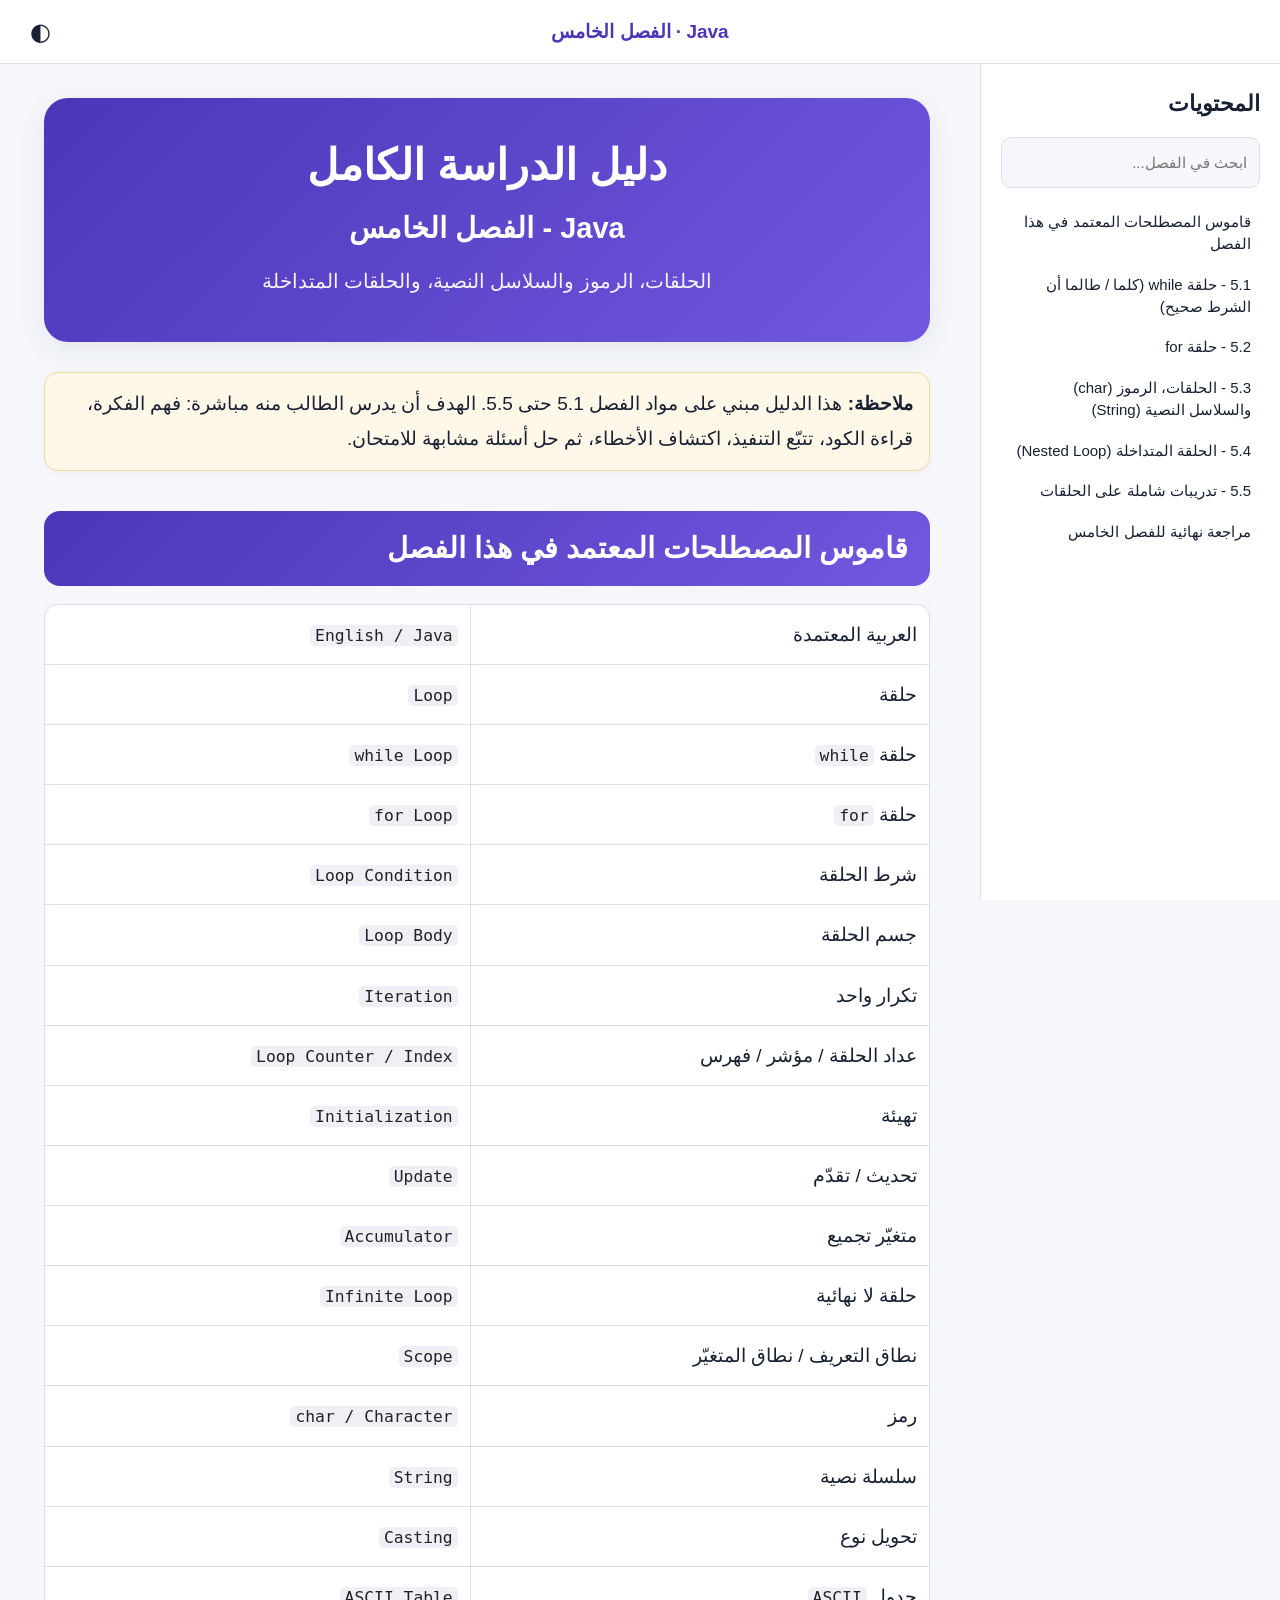
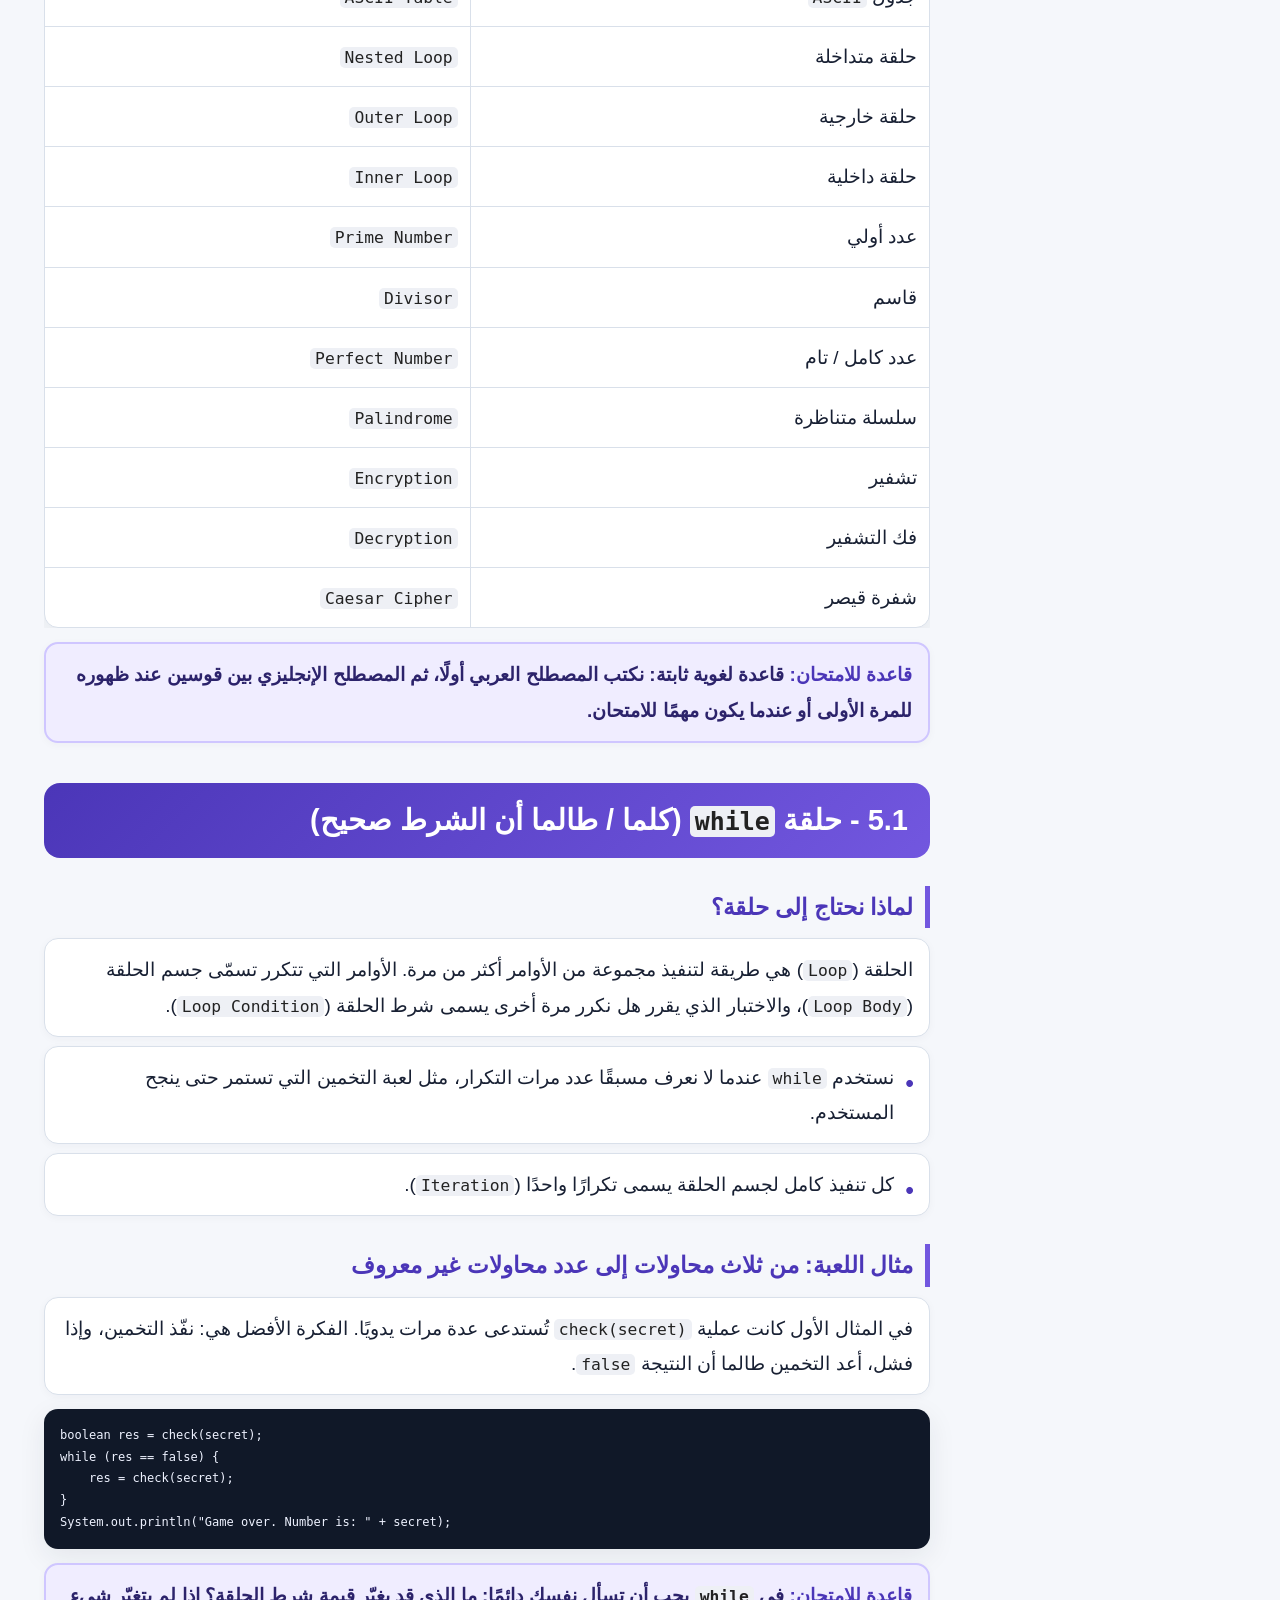
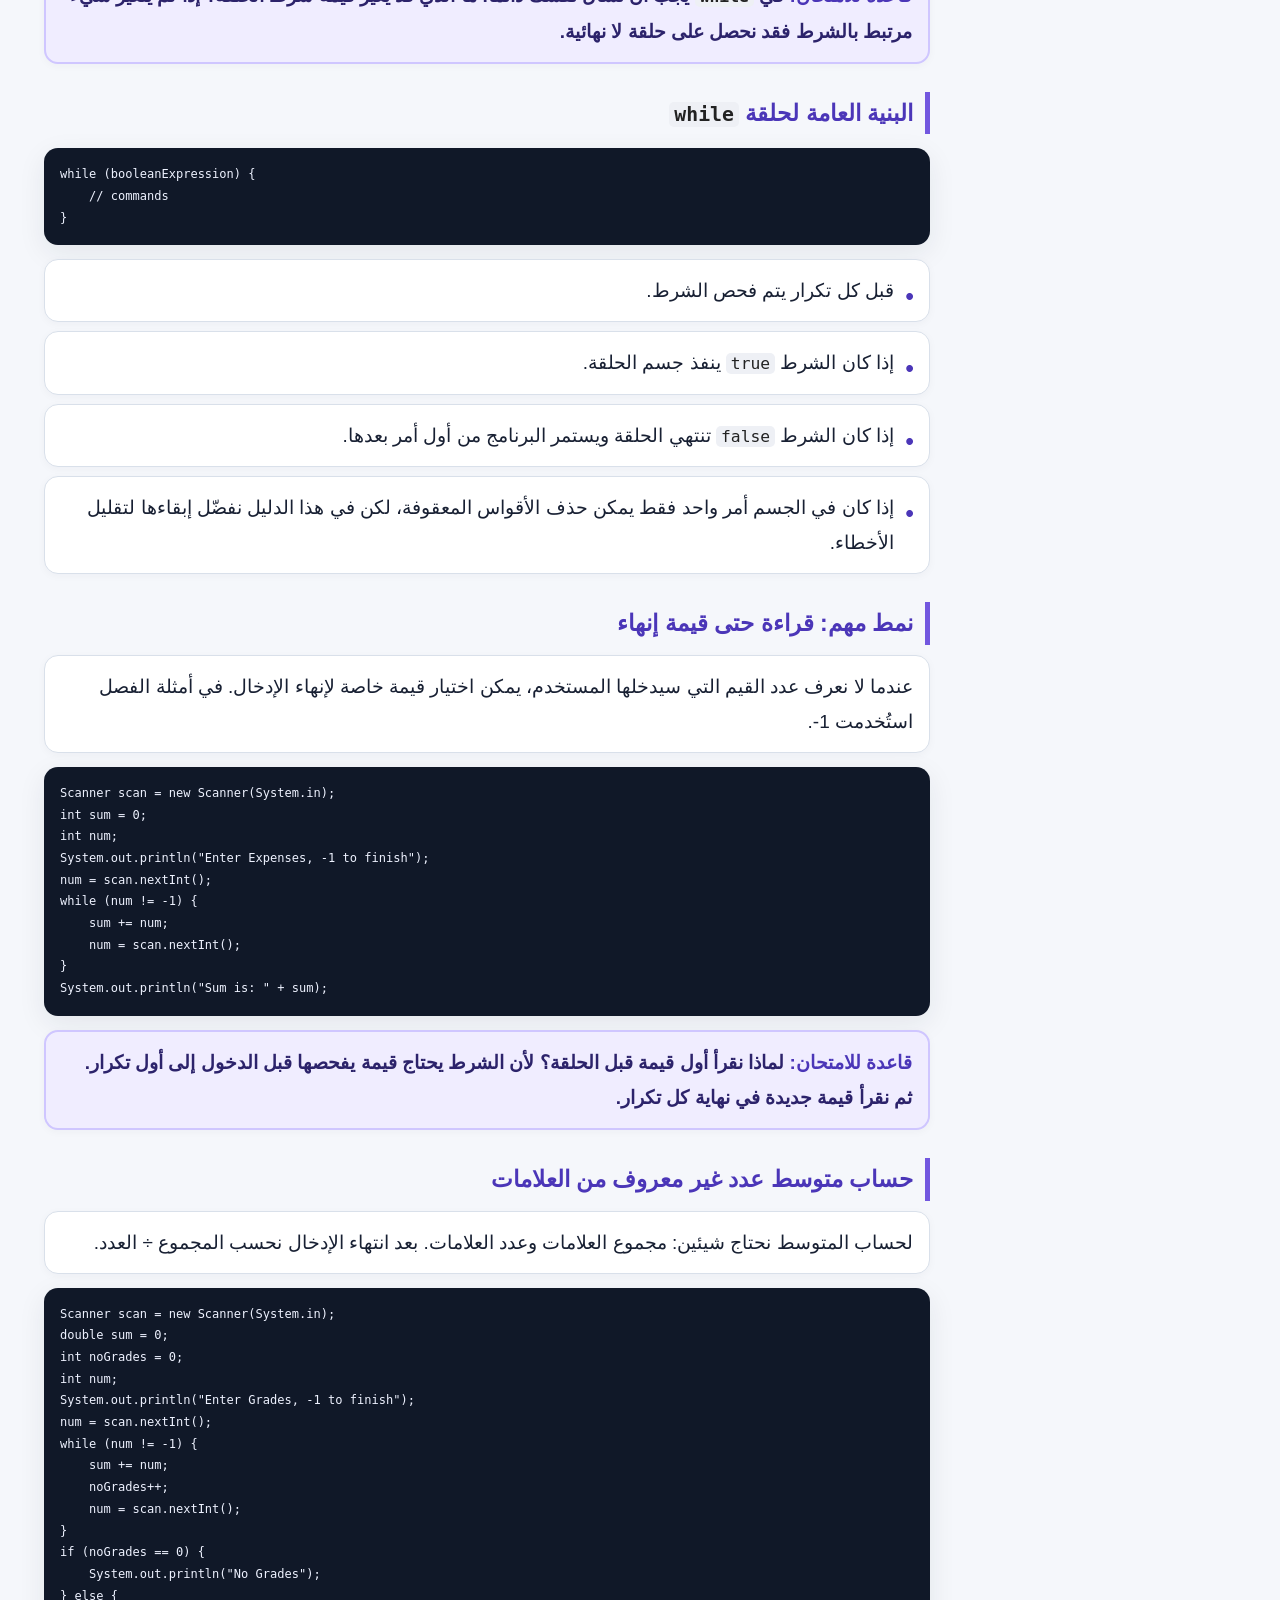
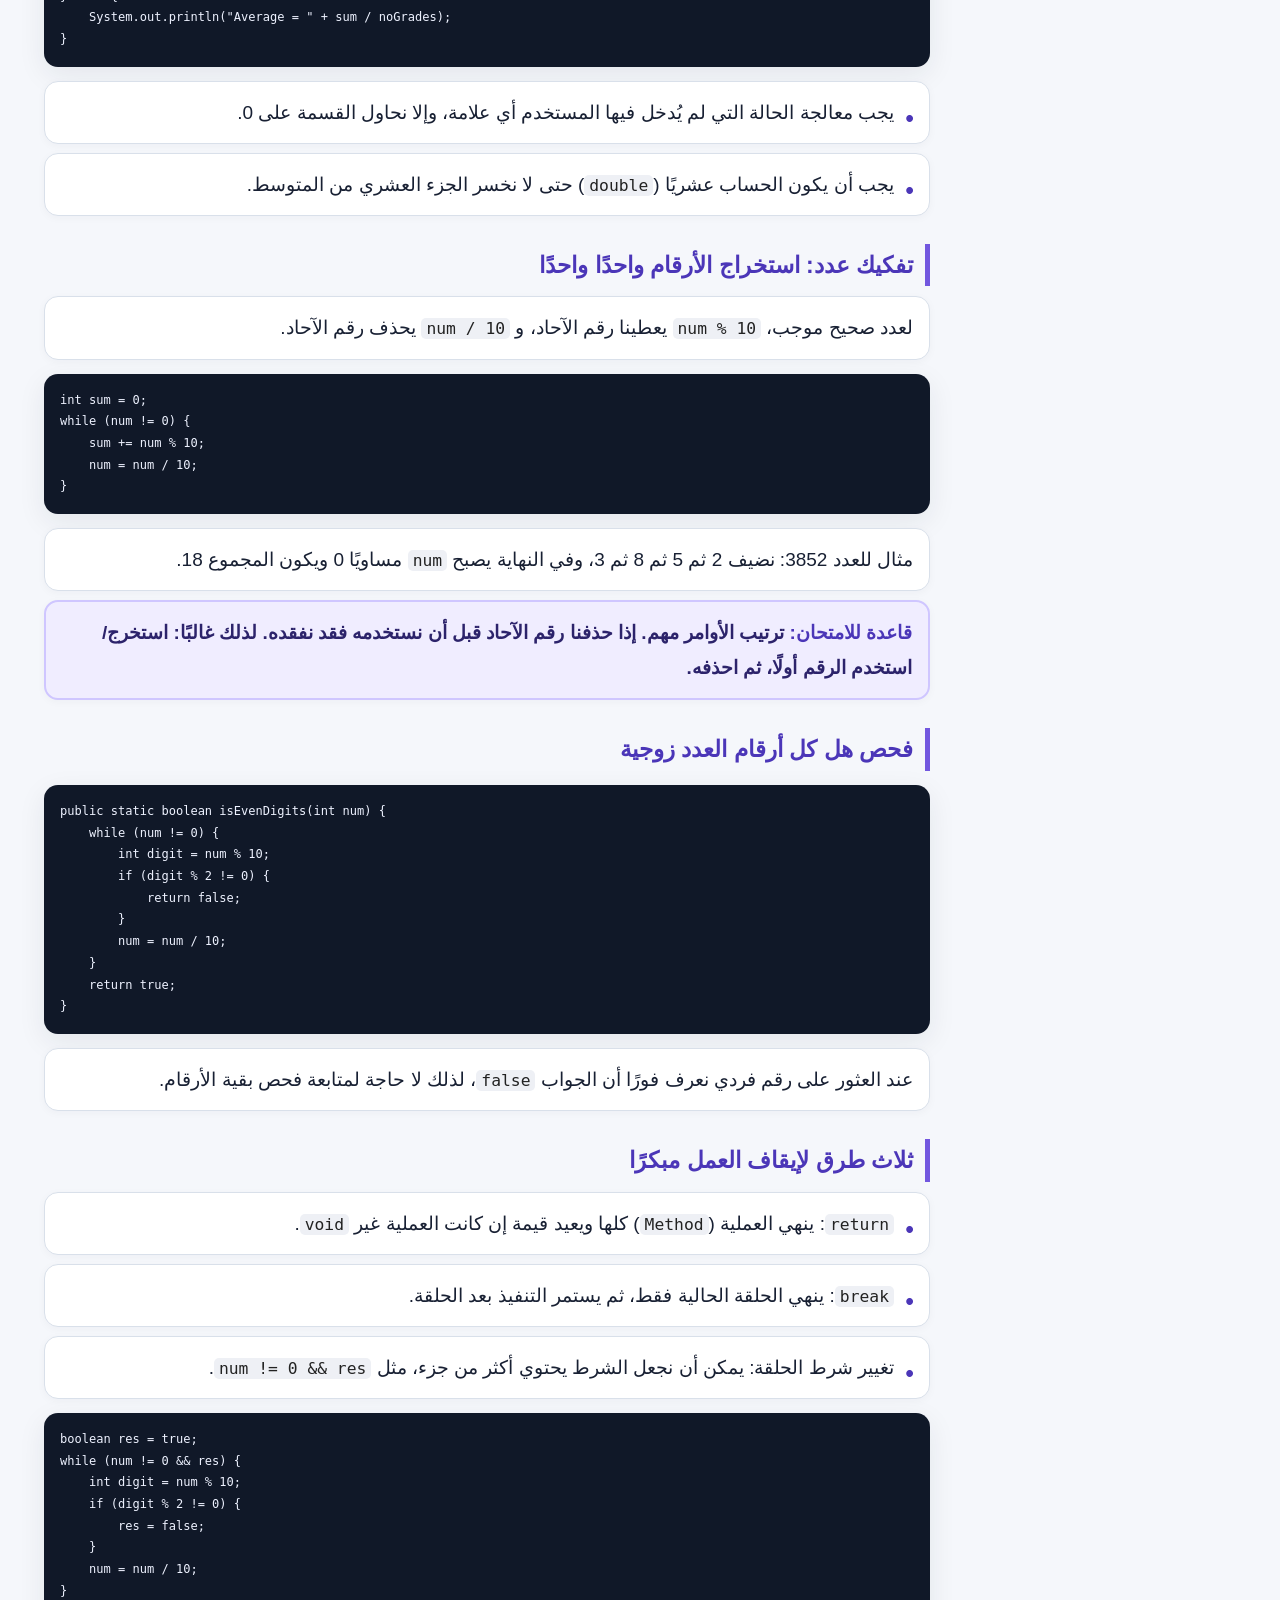
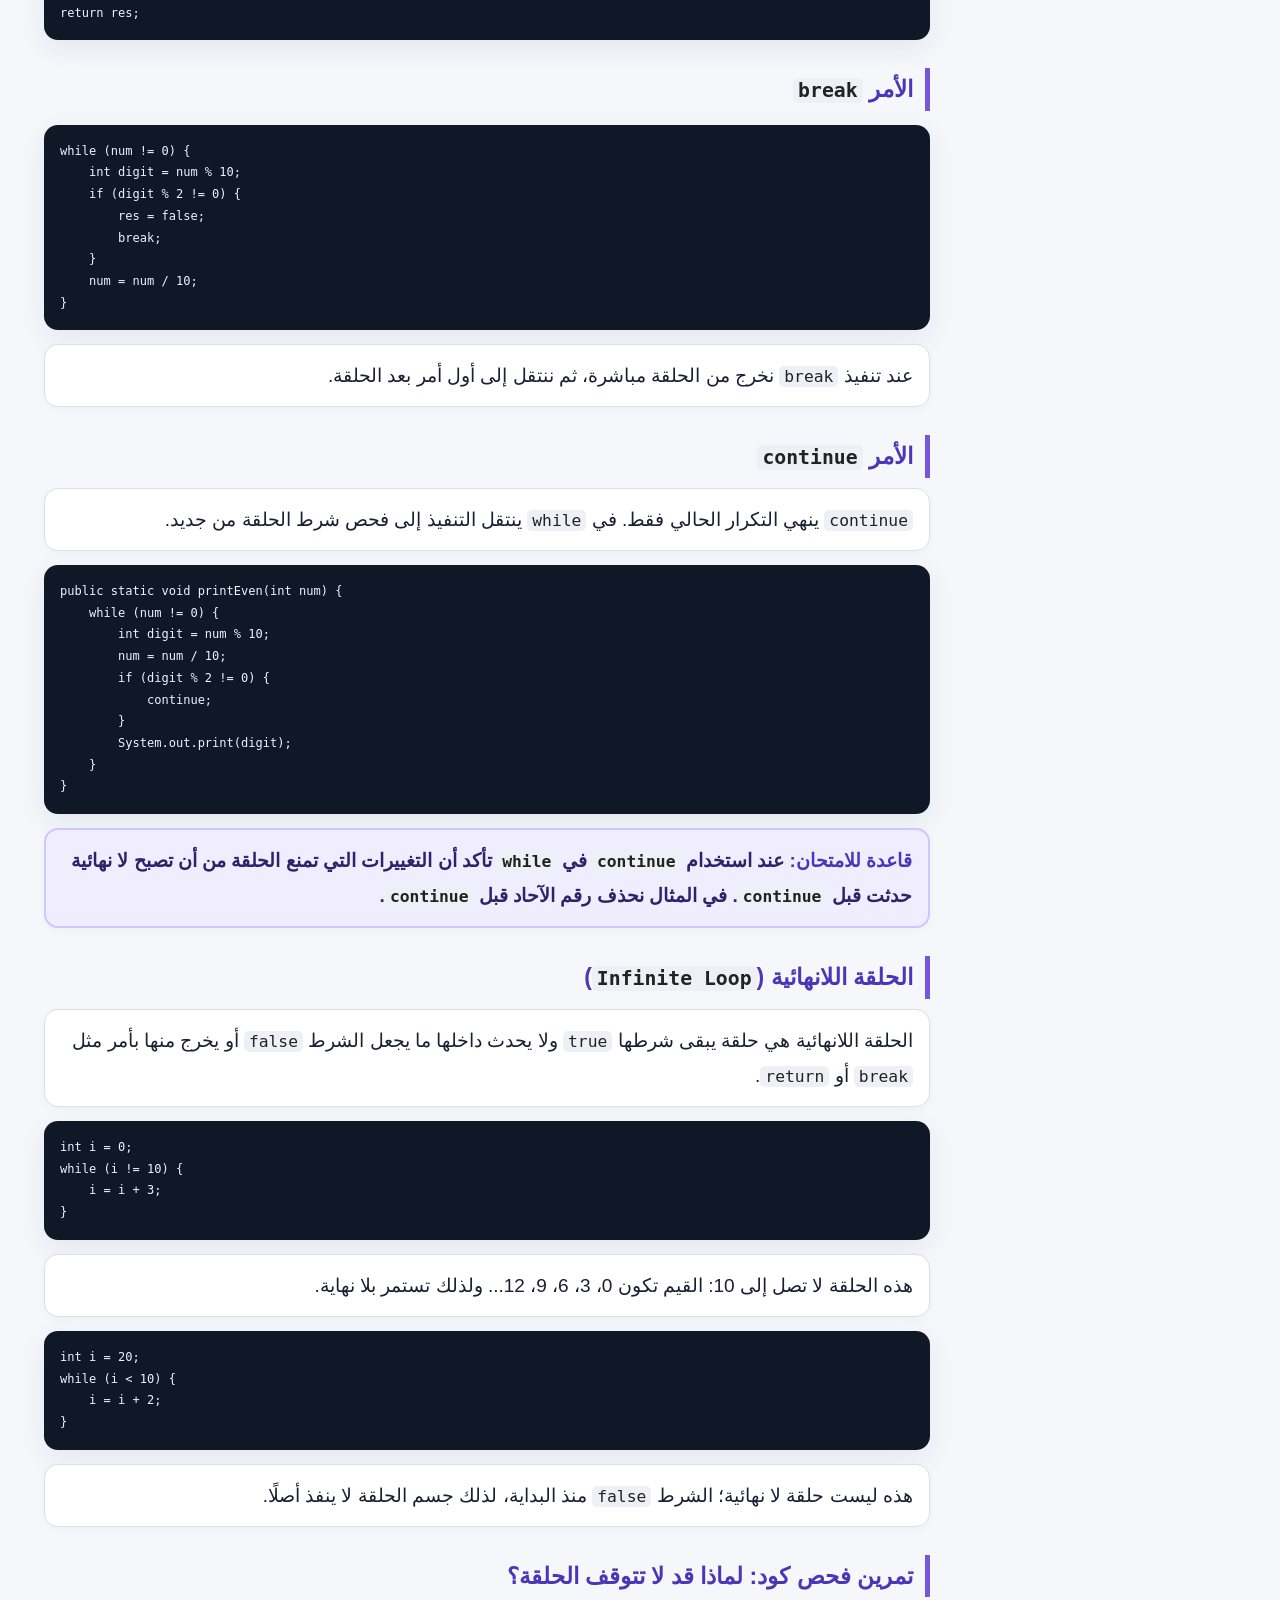
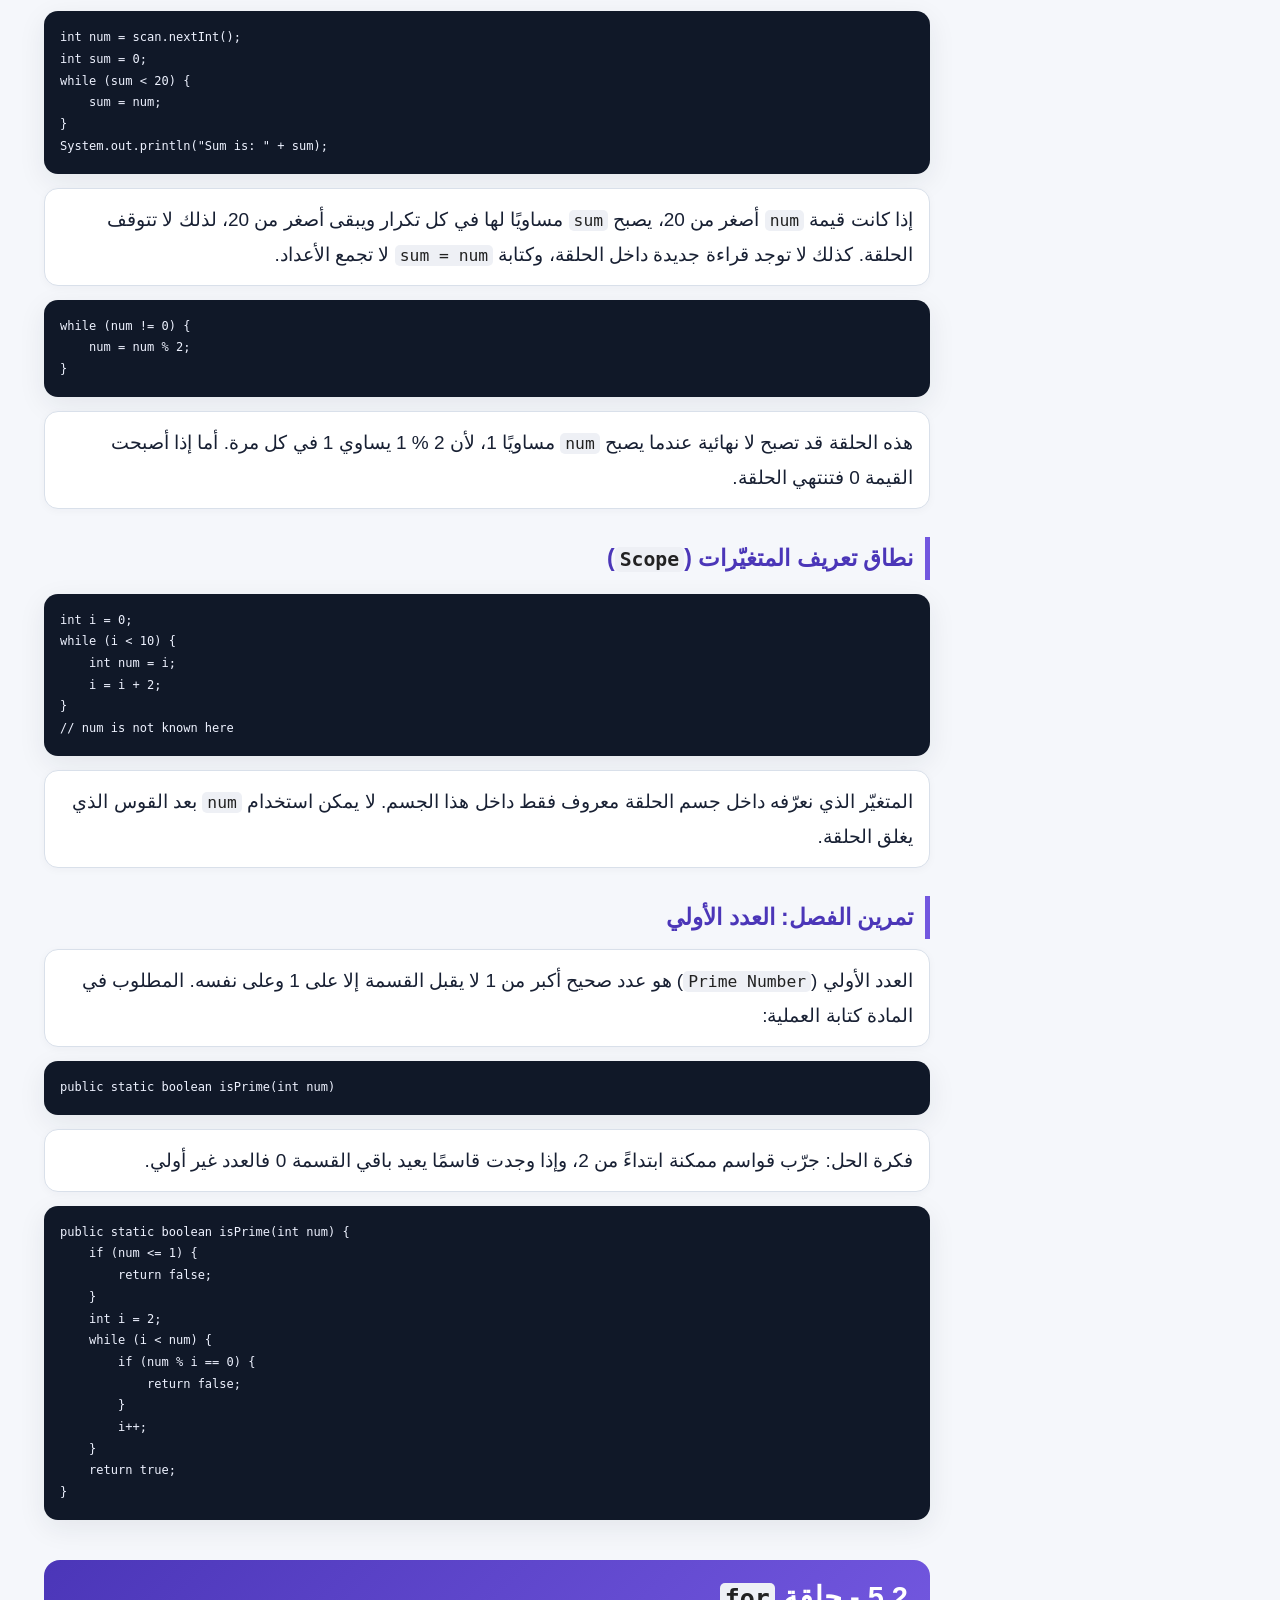
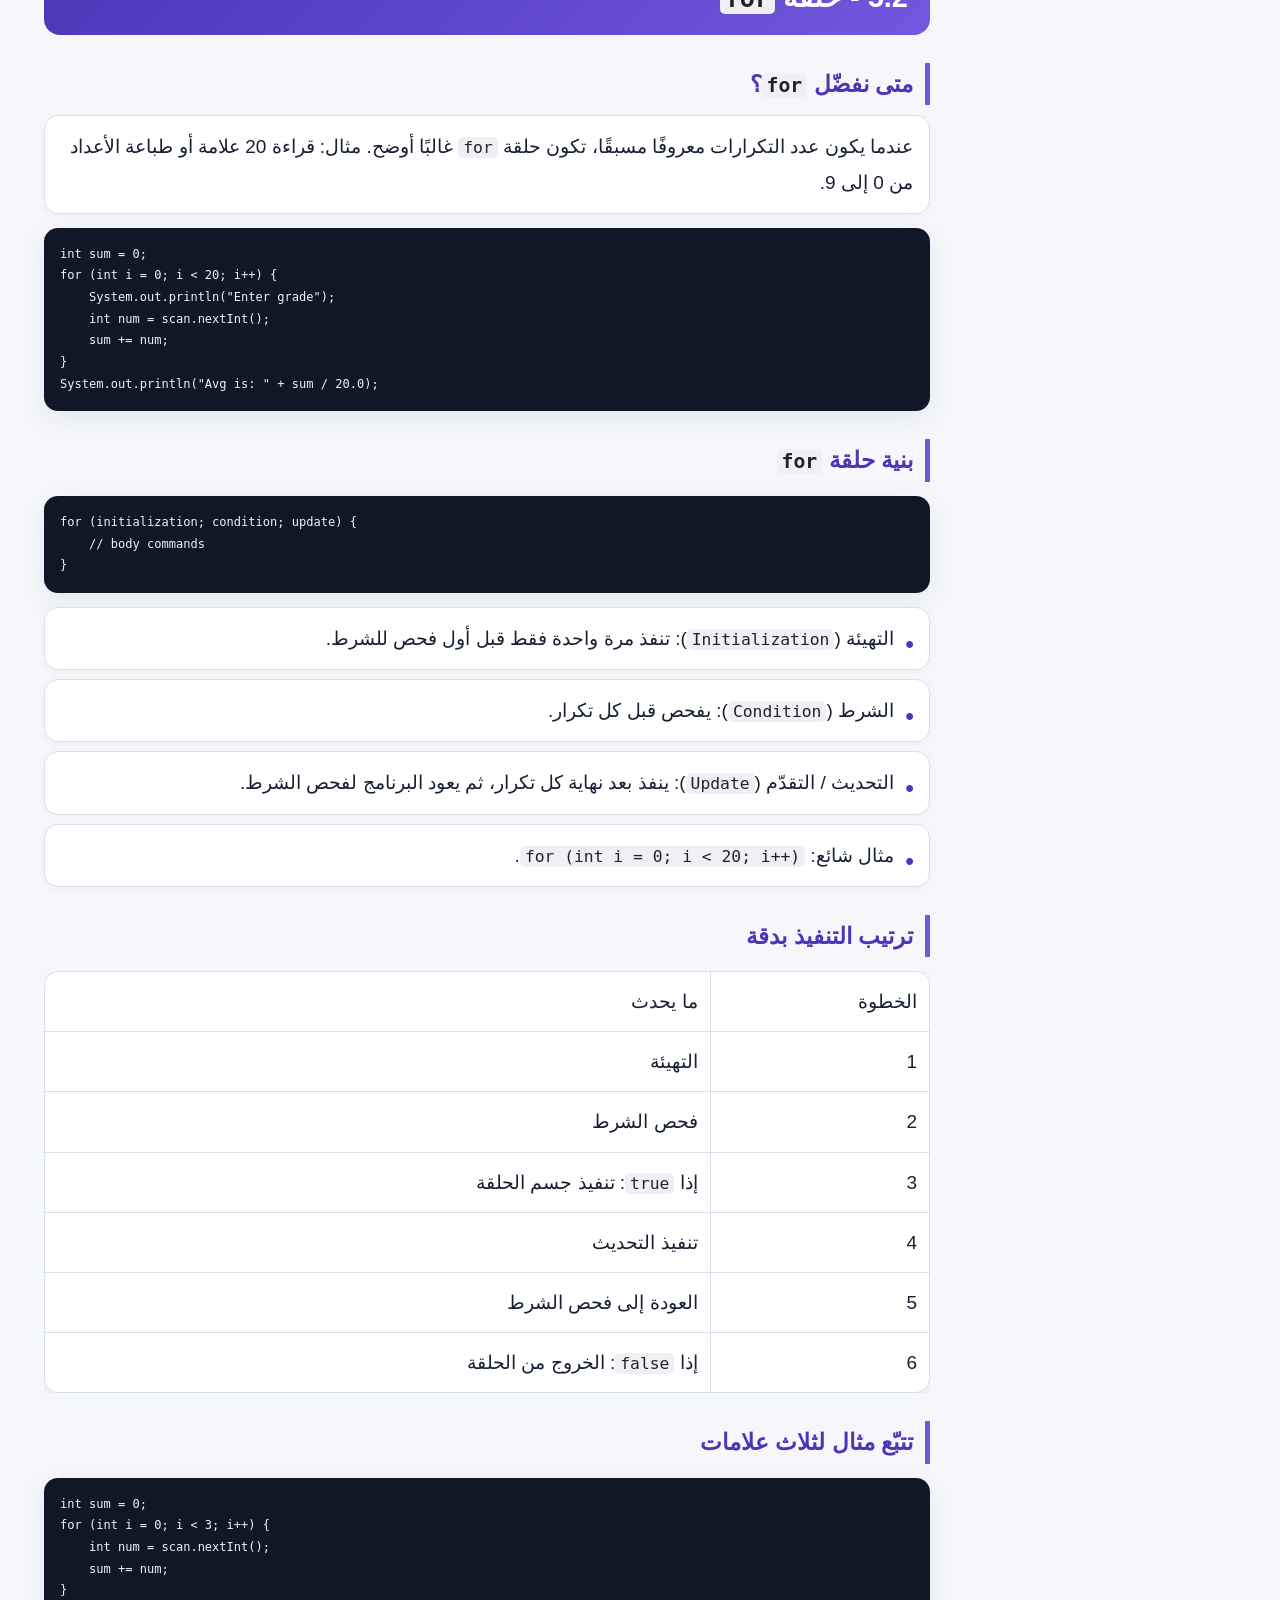
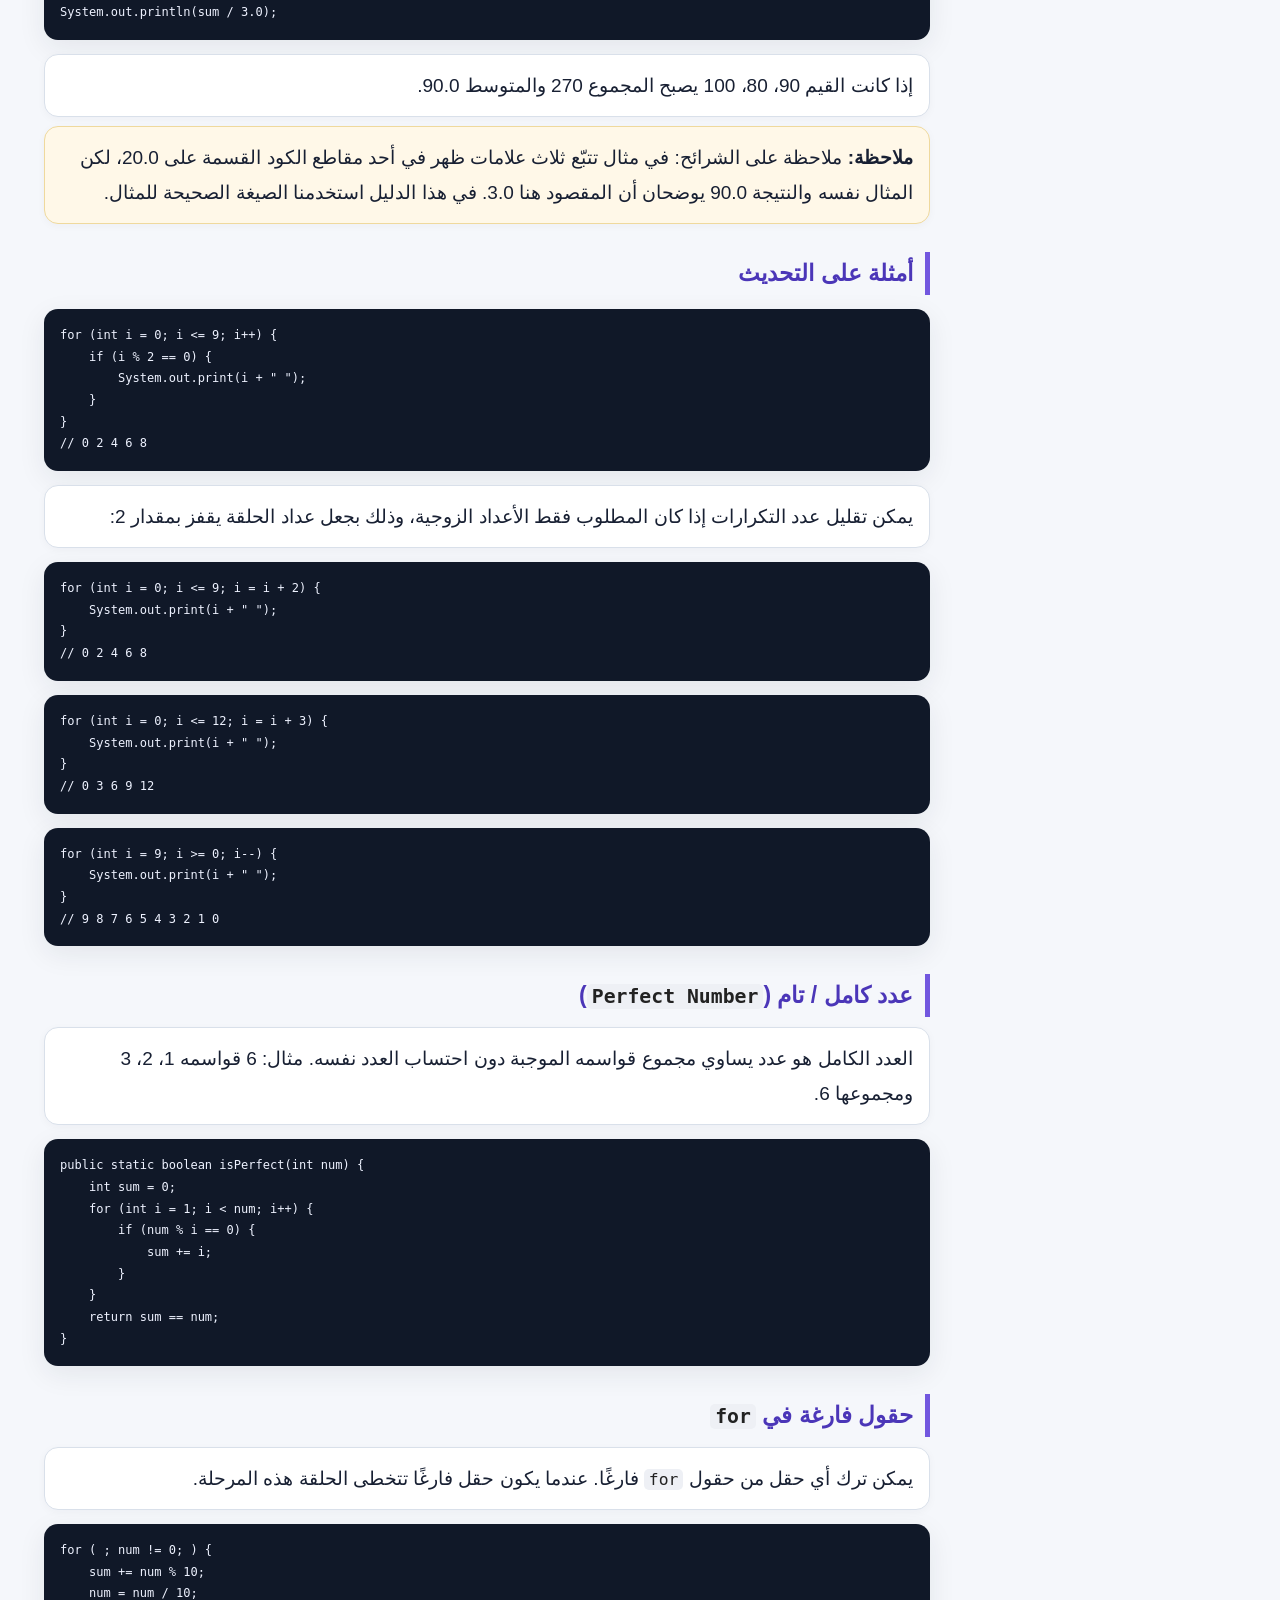
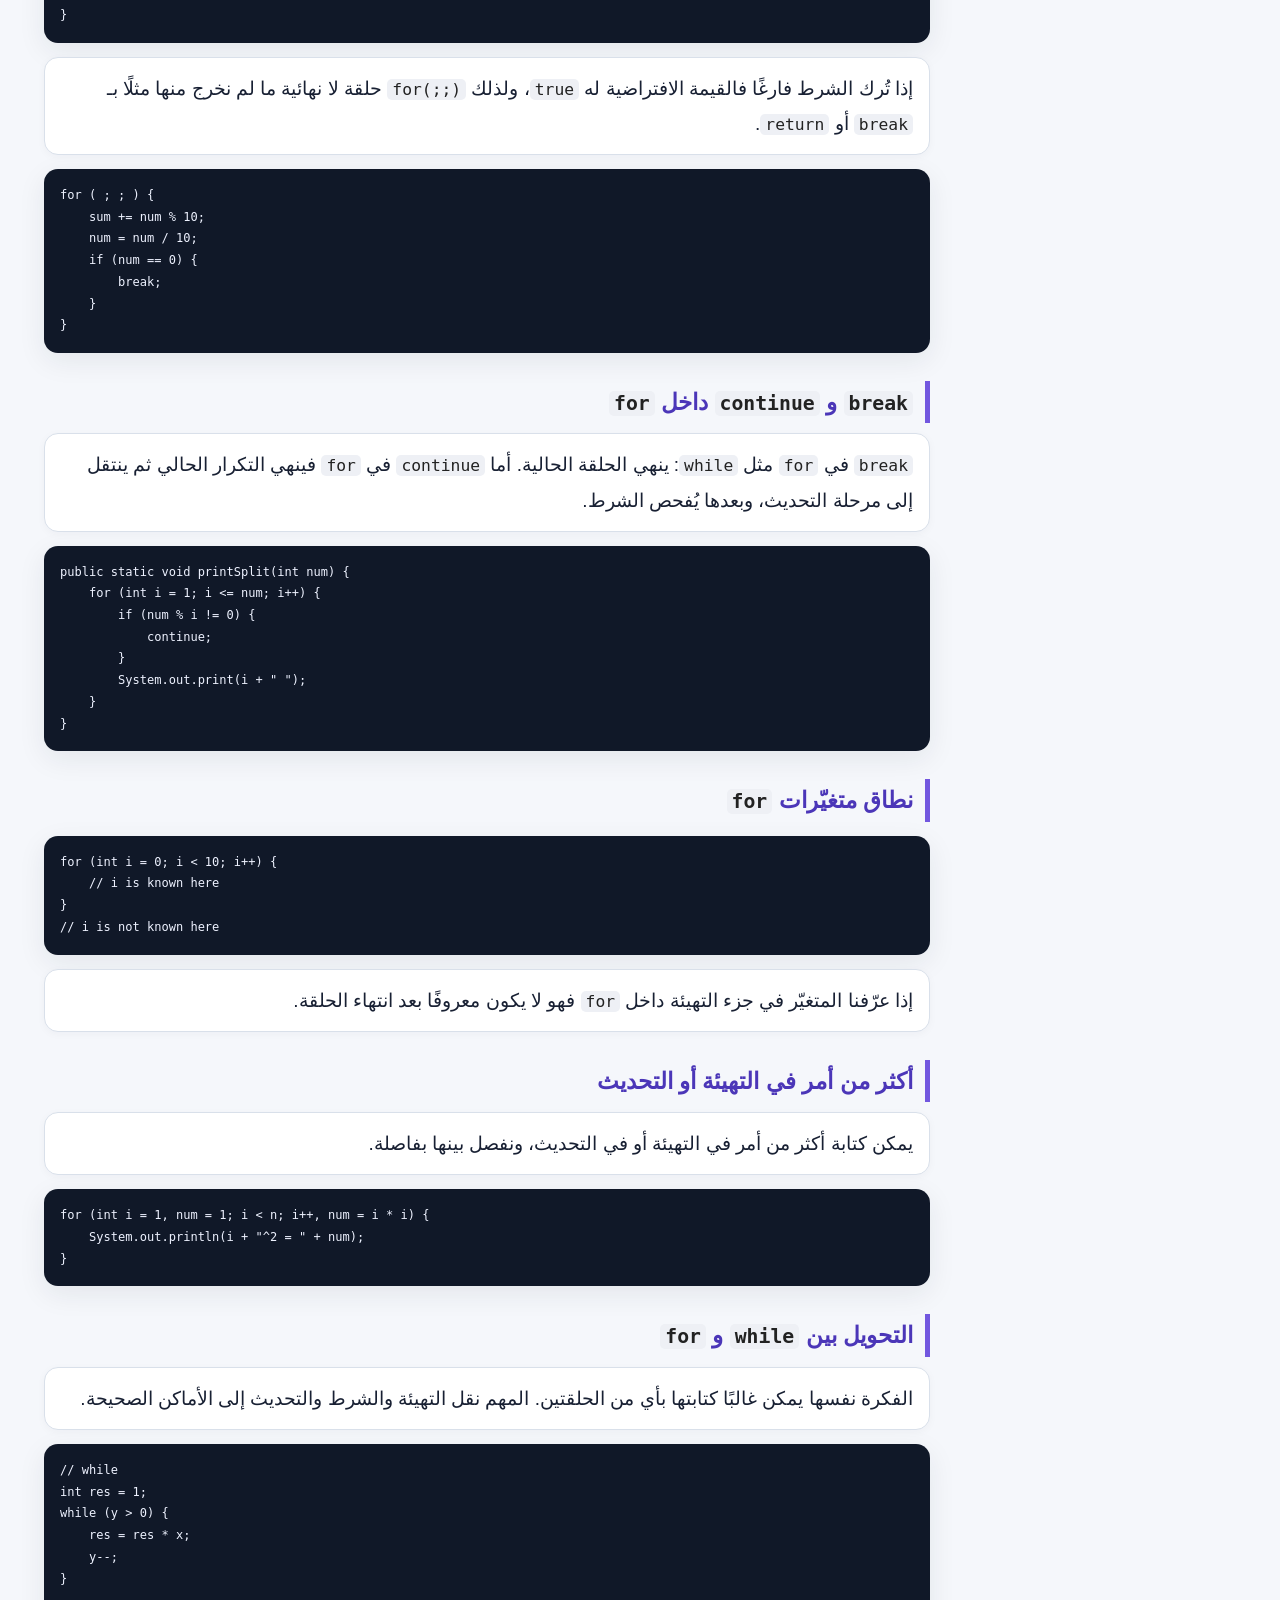
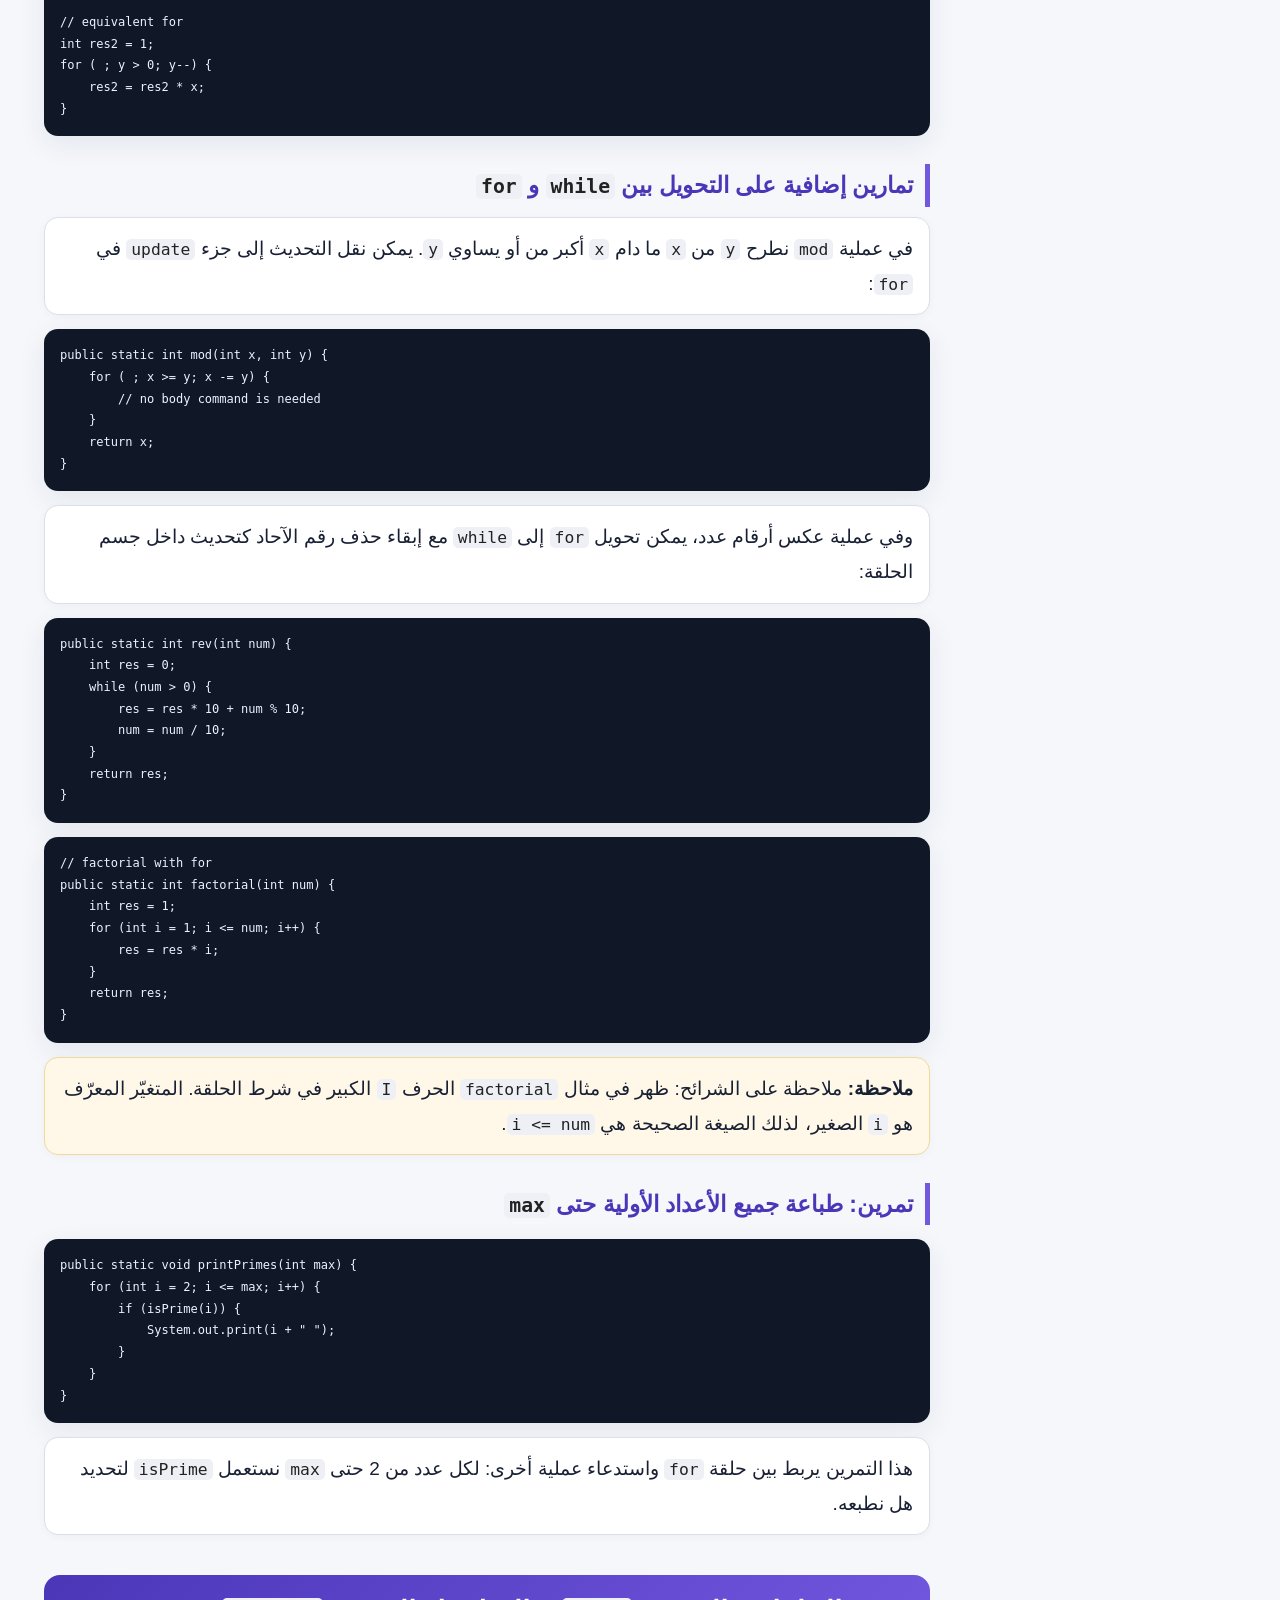
<file: chapter5.html>
<!doctype html>
<html lang="ar" dir="rtl">
<head>
<meta charset="utf-8">
<meta name="viewport" content="width=device-width, initial-scale=1">
<title>دليل الدراسة الكامل - Java الفصل الخامس</title>
<link rel="stylesheet" href="styles.css">
</head>
<body>
<header class="topbar">
  <button id="menuBtn" class="icon-btn" aria-label="فتح قائمة المحتويات">☰</button>
  <div class="brand">Java · الفصل الخامس</div>
  <button id="themeBtn" class="icon-btn" aria-label="تبديل المظهر">◐</button>
</header>
<aside id="sidebar" class="sidebar" aria-label="قائمة المحتويات">
  <div class="sidebar-inner">
    <h2>المحتويات</h2>
    <input id="searchBox" type="search" placeholder="ابحث في الفصل..." aria-label="بحث">
    <nav id="toc"></nav>
  </div>
</aside>
<main id="content" class="content">
  <section class="hero">
    <h1 class="hero-title">دليل الدراسة الكامل</h1>
    <div class="hero-subtitle"><span dir="ltr">Java</span> - الفصل الخامس</div>
    <div class="hero-tagline">الحلقات، الرموز والسلاسل النصية، والحلقات المتداخلة</div>
  </section>
  <div class="note"><strong>ملاحظة:</strong> هذا الدليل مبني على مواد الفصل 5.1 حتى 5.5. الهدف أن يدرس الطالب منه مباشرة: فهم الفكرة، قراءة الكود، تتبّع التنفيذ، اكتشاف الأخطاء، ثم حل أسئلة مشابهة للامتحان.</div><h2 id="sec-1" class="chapter-title">قاموس المصطلحات المعتمد في هذا الفصل</h2><div class="table-wrap"><table class="study-table"><tr><td>العربية المعتمدة</td><td><code dir="ltr">English / Java</code></td></tr><tr><td>حلقة</td><td><code dir="ltr">Loop</code></td></tr><tr><td>حلقة <code dir="ltr">while</code></td><td><code dir="ltr">while Loop</code></td></tr><tr><td>حلقة <code dir="ltr">for</code></td><td><code dir="ltr">for Loop</code></td></tr><tr><td>شرط الحلقة</td><td><code dir="ltr">Loop Condition</code></td></tr><tr><td>جسم الحلقة</td><td><code dir="ltr">Loop Body</code></td></tr><tr><td>تكرار واحد</td><td><code dir="ltr">Iteration</code></td></tr><tr><td>عداد الحلقة / مؤشر / فهرس</td><td><code dir="ltr">Loop Counter / Index</code></td></tr><tr><td>تهيئة</td><td><code dir="ltr">Initialization</code></td></tr><tr><td>تحديث / تقدّم</td><td><code dir="ltr">Update</code></td></tr><tr><td>متغيّر تجميع</td><td><code dir="ltr">Accumulator</code></td></tr><tr><td>حلقة لا نهائية</td><td><code dir="ltr">Infinite Loop</code></td></tr><tr><td>نطاق التعريف / نطاق المتغيّر</td><td><code dir="ltr">Scope</code></td></tr><tr><td>رمز</td><td><code dir="ltr">char / Character</code></td></tr><tr><td>سلسلة نصية</td><td><code dir="ltr">String</code></td></tr><tr><td>تحويل نوع</td><td><code dir="ltr">Casting</code></td></tr><tr><td>جدول <code dir="ltr">ASCII</code></td><td><code dir="ltr">ASCII Table</code></td></tr><tr><td>حلقة متداخلة</td><td><code dir="ltr">Nested Loop</code></td></tr><tr><td>حلقة خارجية</td><td><code dir="ltr">Outer Loop</code></td></tr><tr><td>حلقة داخلية</td><td><code dir="ltr">Inner Loop</code></td></tr><tr><td>عدد أولي</td><td><code dir="ltr">Prime Number</code></td></tr><tr><td>قاسم</td><td><code dir="ltr">Divisor</code></td></tr><tr><td>عدد كامل / تام</td><td><code dir="ltr">Perfect Number</code></td></tr><tr><td>سلسلة متناظرة</td><td><code dir="ltr">Palindrome</code></td></tr><tr><td>تشفير</td><td><code dir="ltr">Encryption</code></td></tr><tr><td>فك التشفير</td><td><code dir="ltr">Decryption</code></td></tr><tr><td>شفرة قيصر</td><td><code dir="ltr">Caesar Cipher</code></td></tr></table></div><div class="exam-tip"><strong>قاعدة للامتحان:</strong> قاعدة لغوية ثابتة: نكتب المصطلح العربي أولًا، ثم المصطلح الإنجليزي بين قوسين عند ظهوره للمرة الأولى أو عندما يكون مهمًا للامتحان.</div><h2 id="sec-2" class="chapter-title">5.1 - حلقة <code dir="ltr">while</code> (كلما / طالما أن الشرط صحيح)</h2><h3 class="section-title">لماذا نحتاج إلى حلقة؟</h3><p>الحلقة (<code dir="ltr">Loop</code>) هي طريقة لتنفيذ مجموعة من الأوامر أكثر من مرة. الأوامر التي تتكرر تسمّى جسم الحلقة (<code dir="ltr">Loop Body</code>)، والاختبار الذي يقرر هل نكرر مرة أخرى يسمى شرط الحلقة (<code dir="ltr">Loop Condition</code>).</p><div class="bullet">نستخدم <code dir="ltr">while</code> عندما لا نعرف مسبقًا عدد مرات التكرار، مثل لعبة التخمين التي تستمر حتى ينجح المستخدم.</div><div class="bullet">كل تنفيذ كامل لجسم الحلقة يسمى تكرارًا واحدًا (<code dir="ltr">Iteration</code>).</div><h3 class="section-title">مثال اللعبة: من ثلاث محاولات إلى عدد محاولات غير معروف</h3><p>في المثال الأول كانت عملية <code dir="ltr">check(secret)</code> تُستدعى عدة مرات يدويًا. الفكرة الأفضل هي: نفّذ التخمين، وإذا فشل، أعد التخمين طالما أن النتيجة <code dir="ltr">false</code>.</p><pre class="code-block" dir="ltr"><code>boolean res = check(secret);
while (res == false) {
    res = check(secret);
}
System.out.println(&quot;Game over. Number is: &quot; + secret);</code></pre><div class="exam-tip"><strong>قاعدة للامتحان:</strong> في <code dir="ltr">while</code> يجب أن تسأل نفسك دائمًا: ما الذي قد يغيّر قيمة شرط الحلقة؟ إذا لم يتغيّر شيء مرتبط بالشرط فقد نحصل على حلقة لا نهائية.</div><h3 class="section-title">البنية العامة لحلقة <code dir="ltr">while</code></h3><pre class="code-block" dir="ltr"><code>while (booleanExpression) {
    // commands
}</code></pre><div class="bullet">قبل كل تكرار يتم فحص الشرط.</div><div class="bullet">إذا كان الشرط <code dir="ltr">true</code> ينفذ جسم الحلقة.</div><div class="bullet">إذا كان الشرط <code dir="ltr">false</code> تنتهي الحلقة ويستمر البرنامج من أول أمر بعدها.</div><div class="bullet">إذا كان في الجسم أمر واحد فقط يمكن حذف الأقواس المعقوفة، لكن في هذا الدليل نفضّل إبقاءها لتقليل الأخطاء.</div><h3 class="section-title">نمط مهم: قراءة حتى قيمة إنهاء</h3><p>عندما لا نعرف عدد القيم التي سيدخلها المستخدم، يمكن اختيار قيمة خاصة لإنهاء الإدخال. في أمثلة الفصل استُخدمت <span dir="ltr">-1</span>.</p><pre class="code-block" dir="ltr"><code>Scanner scan = new Scanner(System.in);
int sum = 0;
int num;
System.out.println(&quot;Enter Expenses, -1 to finish&quot;);
num = scan.nextInt();
while (num != -1) {
    sum += num;
    num = scan.nextInt();
}
System.out.println(&quot;Sum is: &quot; + sum);</code></pre><div class="exam-tip"><strong>قاعدة للامتحان:</strong> لماذا نقرأ أول قيمة قبل الحلقة؟ لأن الشرط يحتاج قيمة يفحصها قبل الدخول إلى أول تكرار. ثم نقرأ قيمة جديدة في نهاية كل تكرار.</div><h3 class="section-title">حساب متوسط عدد غير معروف من العلامات</h3><p>لحساب المتوسط نحتاج شيئين: مجموع العلامات وعدد العلامات. بعد انتهاء الإدخال نحسب المجموع ÷ العدد.</p><pre class="code-block" dir="ltr"><code>Scanner scan = new Scanner(System.in);
double sum = 0;
int noGrades = 0;
int num;
System.out.println(&quot;Enter Grades, -1 to finish&quot;);
num = scan.nextInt();
while (num != -1) {
    sum += num;
    noGrades++;
    num = scan.nextInt();
}
if (noGrades == 0) {
    System.out.println(&quot;No Grades&quot;);
} else {
    System.out.println(&quot;Average = &quot; + sum / noGrades);
}</code></pre><div class="bullet">يجب معالجة الحالة التي لم يُدخل فيها المستخدم أي علامة، وإلا نحاول القسمة على 0.</div><div class="bullet">يجب أن يكون الحساب عشريًا (<code dir="ltr">double</code>) حتى لا نخسر الجزء العشري من المتوسط.</div><h3 class="section-title">تفكيك عدد: استخراج الأرقام واحدًا واحدًا</h3><p>لعدد صحيح موجب، <code dir="ltr">num % 10</code> يعطينا رقم الآحاد، و <code dir="ltr">num / 10</code> يحذف رقم الآحاد.</p><pre class="code-block" dir="ltr"><code>int sum = 0;
while (num != 0) {
    sum += num % 10;
    num = num / 10;
}</code></pre><p>مثال للعدد 3852: نضيف 2 ثم 5 ثم 8 ثم 3، وفي النهاية يصبح <code dir="ltr">num</code> مساويًا 0 ويكون المجموع 18.</p><div class="exam-tip"><strong>قاعدة للامتحان:</strong> ترتيب الأوامر مهم. إذا حذفنا رقم الآحاد قبل أن نستخدمه فقد نفقده. لذلك غالبًا: استخرج/استخدم الرقم أولًا، ثم احذفه.</div><h3 class="section-title">فحص هل كل أرقام العدد زوجية</h3><pre class="code-block" dir="ltr"><code>public static boolean isEvenDigits(int num) {
    while (num != 0) {
        int digit = num % 10;
        if (digit % 2 != 0) {
            return false;
        }
        num = num / 10;
    }
    return true;
}</code></pre><p>عند العثور على رقم فردي نعرف فورًا أن الجواب <code dir="ltr">false</code>، لذلك لا حاجة لمتابعة فحص بقية الأرقام.</p><h3 class="section-title">ثلاث طرق لإيقاف العمل مبكرًا</h3><div class="bullet"><code dir="ltr">return</code>: ينهي العملية (<code dir="ltr">Method</code>) كلها ويعيد قيمة إن كانت العملية غير <code dir="ltr">void</code>.</div><div class="bullet"><code dir="ltr">break</code>: ينهي الحلقة الحالية فقط، ثم يستمر التنفيذ بعد الحلقة.</div><div class="bullet">تغيير شرط الحلقة: يمكن أن نجعل الشرط يحتوي أكثر من جزء، مثل <code dir="ltr">num != 0 &amp;&amp; res</code>.</div><pre class="code-block" dir="ltr"><code>boolean res = true;
while (num != 0 &amp;&amp; res) {
    int digit = num % 10;
    if (digit % 2 != 0) {
        res = false;
    }
    num = num / 10;
}
return res;</code></pre><h3 class="section-title">الأمر <code dir="ltr">break</code></h3><pre class="code-block" dir="ltr"><code>while (num != 0) {
    int digit = num % 10;
    if (digit % 2 != 0) {
        res = false;
        break;
    }
    num = num / 10;
}</code></pre><p>عند تنفيذ <code dir="ltr">break</code> نخرج من الحلقة مباشرة، ثم ننتقل إلى أول أمر بعد الحلقة.</p><h3 class="section-title">الأمر <code dir="ltr">continue</code></h3><p><code dir="ltr">continue</code> ينهي التكرار الحالي فقط. في <code dir="ltr">while</code> ينتقل التنفيذ إلى فحص شرط الحلقة من جديد.</p><pre class="code-block" dir="ltr"><code>public static void printEven(int num) {
    while (num != 0) {
        int digit = num % 10;
        num = num / 10;
        if (digit % 2 != 0) {
            continue;
        }
        System.out.print(digit);
    }
}</code></pre><div class="exam-tip"><strong>قاعدة للامتحان:</strong> عند استخدام <code dir="ltr">continue</code> في <code dir="ltr">while</code> تأكد أن التغييرات التي تمنع الحلقة من أن تصبح لا نهائية حدثت قبل <code dir="ltr">continue</code>. في المثال نحذف رقم الآحاد قبل <code dir="ltr">continue</code>.</div><h3 class="section-title">الحلقة اللانهائية (<code dir="ltr">Infinite Loop</code>)</h3><p>الحلقة اللانهائية هي حلقة يبقى شرطها <code dir="ltr">true</code> ولا يحدث داخلها ما يجعل الشرط <code dir="ltr">false</code> أو يخرج منها بأمر مثل <code dir="ltr">break</code> أو <code dir="ltr">return</code>.</p><pre class="code-block" dir="ltr"><code>int i = 0;
while (i != 10) {
    i = i + 3;
}</code></pre><p>هذه الحلقة لا تصل إلى 10: القيم تكون 0، 3، 6، 9، 12... ولذلك تستمر بلا نهاية.</p><pre class="code-block" dir="ltr"><code>int i = 20;
while (i &lt; 10) {
    i = i + 2;
}</code></pre><p>هذه ليست حلقة لا نهائية؛ الشرط <code dir="ltr">false</code> منذ البداية، لذلك جسم الحلقة لا ينفذ أصلًا.</p><h3 class="section-title">تمرين فحص كود: لماذا قد لا تتوقف الحلقة؟</h3><pre class="code-block" dir="ltr"><code>int num = scan.nextInt();
int sum = 0;
while (sum &lt; 20) {
    sum = num;
}
System.out.println(&quot;Sum is: &quot; + sum);</code></pre><p>إذا كانت قيمة <code dir="ltr">num</code> أصغر من 20، يصبح <code dir="ltr">sum</code> مساويًا لها في كل تكرار ويبقى أصغر من 20، لذلك لا تتوقف الحلقة. كذلك لا توجد قراءة جديدة داخل الحلقة، وكتابة <code dir="ltr">sum = num</code> لا تجمع الأعداد.</p><pre class="code-block" dir="ltr"><code>while (num != 0) {
    num = num % 2;
}</code></pre><p>هذه الحلقة قد تصبح لا نهائية عندما يصبح <code dir="ltr">num</code> مساويًا 1، لأن <span dir="ltr">1 % 2</span> يساوي 1 في كل مرة. أما إذا أصبحت القيمة 0 فتنتهي الحلقة.</p><h3 class="section-title">نطاق تعريف المتغيّرات (<code dir="ltr">Scope</code>)</h3><pre class="code-block" dir="ltr"><code>int i = 0;
while (i &lt; 10) {
    int num = i;
    i = i + 2;
}
// num is not known here</code></pre><p>المتغيّر الذي نعرّفه داخل جسم الحلقة معروف فقط داخل هذا الجسم. لا يمكن استخدام <code dir="ltr">num</code> بعد القوس الذي يغلق الحلقة.</p><h3 class="section-title">تمرين الفصل: العدد الأولي</h3><p>العدد الأولي (<code dir="ltr">Prime Number</code>) هو عدد صحيح أكبر من 1 لا يقبل القسمة إلا على 1 وعلى نفسه. المطلوب في المادة كتابة العملية:</p><pre class="code-block" dir="ltr"><code>public static boolean isPrime(int num)</code></pre><p>فكرة الحل: جرّب قواسم ممكنة ابتداءً من 2، وإذا وجدت قاسمًا يعيد باقي القسمة 0 فالعدد غير أولي.</p><pre class="code-block" dir="ltr"><code>public static boolean isPrime(int num) {
    if (num &lt;= 1) {
        return false;
    }
    int i = 2;
    while (i &lt; num) {
        if (num % i == 0) {
            return false;
        }
        i++;
    }
    return true;
}</code></pre><h2 id="sec-3" class="chapter-title">5.2 - حلقة <code dir="ltr">for</code></h2><h3 class="section-title">متى نفضّل <code dir="ltr">for</code>؟</h3><p>عندما يكون عدد التكرارات معروفًا مسبقًا، تكون حلقة <code dir="ltr">for</code> غالبًا أوضح. مثال: قراءة 20 علامة أو طباعة الأعداد من 0 إلى 9.</p><pre class="code-block" dir="ltr"><code>int sum = 0;
for (int i = 0; i &lt; 20; i++) {
    System.out.println(&quot;Enter grade&quot;);
    int num = scan.nextInt();
    sum += num;
}
System.out.println(&quot;Avg is: &quot; + sum / 20.0);</code></pre><h3 class="section-title">بنية حلقة <code dir="ltr">for</code></h3><pre class="code-block" dir="ltr"><code>for (initialization; condition; update) {
    // body commands
}</code></pre><div class="bullet">التهيئة (<code dir="ltr">Initialization</code>): تنفذ مرة واحدة فقط قبل أول فحص للشرط.</div><div class="bullet">الشرط (<code dir="ltr">Condition</code>): يفحص قبل كل تكرار.</div><div class="bullet">التحديث / التقدّم (<code dir="ltr">Update</code>): ينفذ بعد نهاية كل تكرار، ثم يعود البرنامج لفحص الشرط.</div><div class="bullet">مثال شائع: <code dir="ltr">for (int i = 0; i &lt; 20; i++)</code>.</div><h3 class="section-title">ترتيب التنفيذ بدقة</h3><div class="table-wrap"><table class="study-table"><tr><td>الخطوة</td><td>ما يحدث</td></tr><tr><td>1</td><td>التهيئة</td></tr><tr><td>2</td><td>فحص الشرط</td></tr><tr><td>3</td><td>إذا <code dir="ltr">true</code>: تنفيذ جسم الحلقة</td></tr><tr><td>4</td><td>تنفيذ التحديث</td></tr><tr><td>5</td><td>العودة إلى فحص الشرط</td></tr><tr><td>6</td><td>إذا <code dir="ltr">false</code>: الخروج من الحلقة</td></tr></table></div><h3 class="section-title">تتبّع مثال لثلاث علامات</h3><pre class="code-block" dir="ltr"><code>int sum = 0;
for (int i = 0; i &lt; 3; i++) {
    int num = scan.nextInt();
    sum += num;
}
System.out.println(sum / 3.0);</code></pre><p>إذا كانت القيم 90، 80، 100 يصبح المجموع 270 والمتوسط 90.0.</p><div class="note"><strong>ملاحظة:</strong> ملاحظة على الشرائح: في مثال تتبّع ثلاث علامات ظهر في أحد مقاطع الكود القسمة على 20.0، لكن المثال نفسه والنتيجة 90.0 يوضحان أن المقصود هنا 3.0. في هذا الدليل استخدمنا الصيغة الصحيحة للمثال.</div><h3 class="section-title">أمثلة على التحديث</h3><pre class="code-block" dir="ltr"><code>for (int i = 0; i &lt;= 9; i++) {
    if (i % 2 == 0) {
        System.out.print(i + &quot; &quot;);
    }
}
// 0 2 4 6 8</code></pre><p>يمكن تقليل عدد التكرارات إذا كان المطلوب فقط الأعداد الزوجية، وذلك بجعل عداد الحلقة يقفز بمقدار 2:</p><pre class="code-block" dir="ltr"><code>for (int i = 0; i &lt;= 9; i = i + 2) {
    System.out.print(i + &quot; &quot;);
}
// 0 2 4 6 8</code></pre><pre class="code-block" dir="ltr"><code>for (int i = 0; i &lt;= 12; i = i + 3) {
    System.out.print(i + &quot; &quot;);
}
// 0 3 6 9 12</code></pre><pre class="code-block" dir="ltr"><code>for (int i = 9; i &gt;= 0; i--) {
    System.out.print(i + &quot; &quot;);
}
// 9 8 7 6 5 4 3 2 1 0</code></pre><h3 class="section-title">عدد كامل / تام (<code dir="ltr">Perfect Number</code>)</h3><p>العدد الكامل هو عدد يساوي مجموع قواسمه الموجبة دون احتساب العدد نفسه. مثال: 6 قواسمه 1، 2، 3 ومجموعها 6.</p><pre class="code-block" dir="ltr"><code>public static boolean isPerfect(int num) {
    int sum = 0;
    for (int i = 1; i &lt; num; i++) {
        if (num % i == 0) {
            sum += i;
        }
    }
    return sum == num;
}</code></pre><h3 class="section-title">حقول فارغة في <code dir="ltr">for</code></h3><p>يمكن ترك أي حقل من حقول <code dir="ltr">for</code> فارغًا. عندما يكون حقل فارغًا تتخطى الحلقة هذه المرحلة.</p><pre class="code-block" dir="ltr"><code>for ( ; num != 0; ) {
    sum += num % 10;
    num = num / 10;
}</code></pre><p>إذا تُرك الشرط فارغًا فالقيمة الافتراضية له <code dir="ltr">true</code>، ولذلك <code dir="ltr">for(;;)</code> حلقة لا نهائية ما لم نخرج منها مثلًا بـ <code dir="ltr">break</code> أو <code dir="ltr">return</code>.</p><pre class="code-block" dir="ltr"><code>for ( ; ; ) {
    sum += num % 10;
    num = num / 10;
    if (num == 0) {
        break;
    }
}</code></pre><h3 class="section-title"><code dir="ltr">break</code> و <code dir="ltr">continue</code> داخل <code dir="ltr">for</code></h3><p><code dir="ltr">break</code> في <code dir="ltr">for</code> مثل <code dir="ltr">while</code>: ينهي الحلقة الحالية. أما <code dir="ltr">continue</code> في <code dir="ltr">for</code> فينهي التكرار الحالي ثم ينتقل إلى مرحلة التحديث، وبعدها يُفحص الشرط.</p><pre class="code-block" dir="ltr"><code>public static void printSplit(int num) {
    for (int i = 1; i &lt;= num; i++) {
        if (num % i != 0) {
            continue;
        }
        System.out.print(i + &quot; &quot;);
    }
}</code></pre><h3 class="section-title">نطاق متغيّرات <code dir="ltr">for</code></h3><pre class="code-block" dir="ltr"><code>for (int i = 0; i &lt; 10; i++) {
    // i is known here
}
// i is not known here</code></pre><p>إذا عرّفنا المتغيّر في جزء التهيئة داخل <code dir="ltr">for</code> فهو لا يكون معروفًا بعد انتهاء الحلقة.</p><h3 class="section-title">أكثر من أمر في التهيئة أو التحديث</h3><p>يمكن كتابة أكثر من أمر في التهيئة أو في التحديث، ونفصل بينها بفاصلة.</p><pre class="code-block" dir="ltr"><code>for (int i = 1, num = 1; i &lt; n; i++, num = i * i) {
    System.out.println(i + &quot;^2 = &quot; + num);
}</code></pre><h3 class="section-title">التحويل بين <code dir="ltr">while</code> و <code dir="ltr">for</code></h3><p>الفكرة نفسها يمكن غالبًا كتابتها بأي من الحلقتين. المهم نقل التهيئة والشرط والتحديث إلى الأماكن الصحيحة.</p><pre class="code-block" dir="ltr"><code>// while
int res = 1;
while (y &gt; 0) {
    res = res * x;
    y--;
}

// equivalent for
int res2 = 1;
for ( ; y &gt; 0; y--) {
    res2 = res2 * x;
}</code></pre><h3 class="section-title">تمارين إضافية على التحويل بين <code dir="ltr">while</code> و <code dir="ltr">for</code></h3><p>في عملية <code dir="ltr">mod</code> نطرح <code dir="ltr">y</code> من <code dir="ltr">x</code> ما دام <code dir="ltr">x</code> أكبر من أو يساوي <code dir="ltr">y</code>. يمكن نقل التحديث إلى جزء <code dir="ltr">update</code> في <code dir="ltr">for</code>:</p><pre class="code-block" dir="ltr"><code>public static int mod(int x, int y) {
    for ( ; x &gt;= y; x -= y) {
        // no body command is needed
    }
    return x;
}</code></pre><p>وفي عملية عكس أرقام عدد، يمكن تحويل <code dir="ltr">for</code> إلى <code dir="ltr">while</code> مع إبقاء حذف رقم الآحاد كتحديث داخل جسم الحلقة:</p><pre class="code-block" dir="ltr"><code>public static int rev(int num) {
    int res = 0;
    while (num &gt; 0) {
        res = res * 10 + num % 10;
        num = num / 10;
    }
    return res;
}</code></pre><pre class="code-block" dir="ltr"><code>// factorial with for
public static int factorial(int num) {
    int res = 1;
    for (int i = 1; i &lt;= num; i++) {
        res = res * i;
    }
    return res;
}</code></pre><div class="note"><strong>ملاحظة:</strong> ملاحظة على الشرائح: ظهر في مثال <code dir="ltr">factorial</code> الحرف <code dir="ltr">I</code> الكبير في شرط الحلقة. المتغيّر المعرّف هو <code dir="ltr">i</code> الصغير، لذلك الصيغة الصحيحة هي <code dir="ltr">i &lt;= num</code>.</div><h3 class="section-title">تمرين: طباعة جميع الأعداد الأولية حتى <code dir="ltr">max</code></h3><pre class="code-block" dir="ltr"><code>public static void printPrimes(int max) {
    for (int i = 2; i &lt;= max; i++) {
        if (isPrime(i)) {
            System.out.print(i + &quot; &quot;);
        }
    }
}</code></pre><p>هذا التمرين يربط بين حلقة <code dir="ltr">for</code> واستدعاء عملية أخرى: لكل عدد من 2 حتى <code dir="ltr">max</code> نستعمل <code dir="ltr">isPrime</code> لتحديد هل نطبعه.</p><h2 id="sec-4" class="chapter-title">5.3 - الحلقات، الرموز (<code dir="ltr">char</code>) والسلاسل النصية (<code dir="ltr">String</code>)</h2><h3 class="section-title">ما هو <code dir="ltr">char</code>؟</h3><p>الرمز (<code dir="ltr">char / Character</code>) هو قيمة تمثل رمزًا واحدًا: حرفًا، رقمًا مكتوبًا كرمز، علامة ترقيم، أو رمز تحكم. في <code dir="ltr">Java</code> نكتب <code dir="ltr">char</code> بين علامتي اقتباس مفردتين مثل <code dir="ltr">A</code> أو 7 عندما نعرضهما كرموز في الكود.</p><pre class="code-block" dir="ltr"><code>char newLine = &#x27;\n&#x27;;
char tab = &#x27;\t&#x27;;
char letter = &#x27;A&#x27;;
char digit = &#x27;7&#x27;;</code></pre><div class="bullet">الرقم 7 من النوع <code dir="ltr">int</code> يختلف عن الرمز &#x27;7&#x27; من النوع <code dir="ltr">char</code>.</div><div class="bullet">كل <code dir="ltr">char</code> له قيمة رقمية في جدول ترميز. في هذا الفصل نستخدم جدول <code dir="ltr">ASCII</code>.</div><h3 class="section-title">جدول <code dir="ltr">ASCII</code> - القيم التي يجب فهمها</h3><div class="table-wrap"><table class="study-table"><tr><td>المجموعة</td><td>المجال في <code dir="ltr">ASCII</code></td></tr><tr><td>الأرقام <span dir="ltr">0..9</span></td><td>من 48 إلى 57</td></tr><tr><td>الحروف الإنجليزية الكبيرة <code dir="ltr">A..Z</code></td><td>من 65 إلى 90</td></tr><tr><td>الحروف الإنجليزية الصغيرة <code dir="ltr">a..z</code></td><td>من 97 إلى 122</td></tr></table></div><p>سبب أهمية الترتيب: الأحرف والأرقام متتالية، لذلك نستطيع المقارنة بينها وإجراء عمليات حسابية عليها.</p><pre class="code-block" dir="ltr"><code>&#x27;A&#x27; == 65
&#x27;a&#x27; + 3   // reaches &#x27;d&#x27; conceptually
&#x27;a&#x27; &lt; &#x27;e&#x27; // true</code></pre><h3 class="section-title">التحويل بين <code dir="ltr">char</code> و <code dir="ltr">int</code> (<code dir="ltr">Casting</code>)</h3><pre class="code-block" dir="ltr"><code>(char) 102   // &#x27;f&#x27;
(int) &#x27;^&#x27;    // 94</code></pre><p>التحويل (<code dir="ltr">Casting</code>) يسمح بالانتقال بين القيمة الرقمية للرمز والرمز نفسه.</p><h3 class="section-title">تأكد من فهم قيم <code dir="ltr">ASCII</code></h3><p>من أمثلة الشرائح: عند زيادة الرمز <code dir="ltr">K</code> بمقدار واحد نحصل على <code dir="ltr">L</code>. والتحويل من القيمة 102 إلى <code dir="ltr">char</code> يعطي الرمز <code dir="ltr">f</code>، وتحويل الرمز ^ إلى <code dir="ltr">int</code> يعطي القيمة 94.</p><pre class="code-block" dir="ltr"><code>char ch = &#x27;K&#x27;;
ch++;          // &#x27;L&#x27;
(char)102      // &#x27;f&#x27;
(int)&#x27;^&#x27;       // 94</code></pre><h3 class="section-title">التعرّف على مجموعات من الرموز</h3><pre class="code-block" dir="ltr"><code>// lowercase letter
&#x27;a&#x27; &lt;= ch &amp;&amp; ch &lt;= &#x27;z&#x27;

// uppercase letter
&#x27;A&#x27; &lt;= ch &amp;&amp; ch &lt;= &#x27;Z&#x27;

// digit character
&#x27;0&#x27; &lt;= ch &amp;&amp; ch &lt;= &#x27;9&#x27;</code></pre><pre class="code-block" dir="ltr"><code>public static boolean isSmallLetter(char ch) {
    return &#x27;a&#x27; &lt;= ch &amp;&amp; ch &lt;= &#x27;z&#x27;;
}

public static boolean isLetter(char ch) {
    return (&#x27;a&#x27; &lt;= ch &amp;&amp; ch &lt;= &#x27;z&#x27;) ||
           (&#x27;A&#x27; &lt;= ch &amp;&amp; ch &lt;= &#x27;Z&#x27;);
}

public static int digit2int(char ch) {
    return ch - &#x27;0&#x27;;
}</code></pre><h3 class="section-title">التحويل بين حرف صغير وحرف كبير</h3><pre class="code-block" dir="ltr"><code>char ch = &#x27;d&#x27;;
ch = (char)(ch - &#x27;a&#x27; + &#x27;A&#x27;);
// ch becomes &#x27;D&#x27;</code></pre><p>للاتجاه المعاكس، أي من حرف كبير إلى حرف صغير، نستخدم الفكرة نفسها:</p><pre class="code-block" dir="ltr"><code>ch = (char)(ch - &#x27;A&#x27; + &#x27;a&#x27;);</code></pre><h3 class="section-title">حلقة تمر على الحروف من <code dir="ltr">a</code> إلى <code dir="ltr">z</code></h3><pre class="code-block" dir="ltr"><code>public static void ascii_a2z() {
    for (char ch = &#x27;a&#x27;; ch &lt;= &#x27;z&#x27;; ch++) {
        System.out.println(ch + &quot;	&quot; + (int)ch);
    }
}</code></pre><h3 class="section-title"><code dir="ltr">String</code> كسلسلة من الرموز</h3><p>السلسلة النصية (<code dir="ltr">String</code>) هي تسلسل من الرموز. للوصول إلى عدد الرموز نستخدم <code dir="ltr">length()</code>، وللحصول على رمز في موقع معيّن نستخدم <code dir="ltr">charAt(index)</code>.</p><pre class="code-block" dir="ltr"><code>String s = &quot;abc&quot;;
s.length();    // 3
s.charAt(0);   // &#x27;a&#x27;
s.charAt(2);   // &#x27;c&#x27;</code></pre><div class="exam-tip"><strong>قاعدة للامتحان:</strong> فهرسة <code dir="ltr">String</code> تبدأ من 0. آخر مؤشر صالح يساوي طول السلسلة ناقص 1.</div><pre class="code-block" dir="ltr"><code>str.length() - 1</code></pre><h3 class="section-title">فحص قوة كلمة مرور</h3><p>بحسب تمرين الفصل، كلمة المرور القوية يجب أن تحتوي على 8 رموز على الأقل، وحرف كبير واحد على الأقل، ورقم واحد على الأقل.</p><pre class="code-block" dir="ltr"><code>public static boolean isStrongPw(String pw) {
    if (pw.length() &lt; 8) {
        return false;
    }
    boolean hasCapital = false;
    boolean hasDigit = false;

    for (int i = 0; i &lt; pw.length(); i++) {
        char ch = pw.charAt(i);
        if (&#x27;A&#x27; &lt;= ch &amp;&amp; ch &lt;= &#x27;Z&#x27;) {
            hasCapital = true;
        }
        if (&#x27;0&#x27; &lt;= ch &amp;&amp; ch &lt;= &#x27;9&#x27;) {
            hasDigit = true;
        }
    }
    return hasCapital &amp;&amp; hasDigit;
}</code></pre><h3 class="section-title">سلسلة متناظرة (<code dir="ltr">Palindrome</code>)</h3><p>السلسلة المتناظرة تُقرأ بالشكل نفسه من اليمين إلى اليسار ومن اليسار إلى اليمين، مثل <code dir="ltr">aba</code> و 12321.</p><p>نقارن أول رمز بآخر رمز، ثم الثاني بما قبل الأخير، ونستمر حتى يلتقي المؤشران.</p><pre class="code-block" dir="ltr"><code>public static boolean isPalindrome(String str) {
    int left = 0;
    int right = str.length() - 1;

    while (left &lt; right) {
        if (str.charAt(left) != str.charAt(right)) {
            return false;
        }
        left++;
        right--;
    }
    return true;
}</code></pre><h3 class="section-title">عكس سلسلة نصية</h3><pre class="code-block" dir="ltr"><code>public static String reverse(String str) {
    String word = &quot;&quot;;
    for (int i = str.length() - 1; i &gt;= 0; i--) {
        word = word + str.charAt(i);
    }
    return word;
}</code></pre><p>إذا كانت السلسلة هي <code dir="ltr">abc</code>، فإن التنفيذ يبني النتيجة على المراحل: <code dir="ltr">c</code> ثم <code dir="ltr">cb</code> ثم <code dir="ltr">cba</code>.</p><h3 class="section-title">شفرة قيصر (<code dir="ltr">Caesar Cipher</code>)</h3><p>في شفرة قيصر نستبدل كل حرف بحرف يبعد عنه عددًا ثابتًا من المواقع. إذا تجاوزنا <code dir="ltr">z</code> أو <code dir="ltr">Z</code> نعود إلى بداية الأبجدية.</p><p>في مثال الشرائح، <code dir="ltr">LUCK</code> بإزاحة 10 تصبح <code dir="ltr">VEMU</code> عند التعامل مع الأحرف الكبيرة. في العملية المعروضة للتشفير يتم تطبيق الفكرة على الأحرف الصغيرة <code dir="ltr">a..z</code>، وأي رمز آخر ينسخ كما هو.</p><pre class="code-block" dir="ltr"><code>public static String encryption(String msg, int k) {
    String message = &quot;&quot;;
    for (int i = 0; i &lt; msg.length(); i++) {
        char ch = msg.charAt(i);
        if (&#x27;a&#x27; &lt;= ch &amp;&amp; ch &lt;= &#x27;z&#x27;) {
            ch += k;
            if (&#x27;z&#x27; &lt; ch) {
                ch -= 26;
            }
        }
        message += ch;
    }
    return message;
}</code></pre><div class="note"><strong>ملاحظة:</strong> هذه الصيغة هي صيغة الفصل وتفترض إزاحة مناسبة بحيث يكفي الرجوع 26 مرة واحدة. في أسئلة هذا الفصل اتبعوا حدود السؤال والكود الذي تم تدريسه.</div><h3 class="section-title">فك شفرة قيصر</h3><pre class="code-block" dir="ltr"><code>public static String decrypt(String msg, int k) {
    String result = &quot;&quot;;
    for (int i = 0; i &lt; msg.length(); i++) {
        char ch = msg.charAt(i);
        if (&#x27;a&#x27; &lt;= ch &amp;&amp; ch &lt;= &#x27;z&#x27;) {
            ch -= k;
            if (ch &lt; &#x27;a&#x27;) {
                ch += 26;
            }
        }
        result += ch;
    }
    return result;
}</code></pre><p>في مثال المادة، عند فك السلسلة <code dir="ltr">vemu</code> بإزاحة 10 تكون النتيجة <code dir="ltr">luck</code>.</p><h2 id="sec-5" class="chapter-title">5.4 - الحلقة المتداخلة (<code dir="ltr">Nested Loop</code>)</h2><h3 class="section-title">الفكرة الأساسية</h3><p>الحلقة المتداخلة هي حلقة داخل حلقة أخرى. الحلقة التي تحتوي غيرها تسمى الحلقة الخارجية (<code dir="ltr">Outer Loop</code>)، والحلقة الموجودة بداخلها تسمى الحلقة الداخلية (<code dir="ltr">Inner Loop</code>).</p><div class="exam-tip"><strong>قاعدة للامتحان:</strong> في كل تكرار واحد للحلقة الخارجية، تُنفّذ الحلقة الداخلية كاملة من بدايتها إلى نهايتها.</div><h3 class="section-title">مثال: جدول الضرب</h3><p>لطباعة 12 صفًا و8 أعمدة: الحلقة الخارجية تختار الصف، والحلقة الداخلية تمر على أعمدة ذلك الصف.</p><pre class="code-block" dir="ltr"><code>for (int line = 1; line &lt;= 12; line++) {
    for (int i = 1; i &lt;= 8; i++) {
        System.out.print(line * i + &quot;	&quot;);
    }
    System.out.println();
}</code></pre><h3 class="section-title">طباعة مستطيل من النجوم</h3><pre class="code-block" dir="ltr"><code>public static void printRectangle(int m, int n) {
    for (int i = 0; i &lt; m; i++) {
        for (int j = 0; j &lt; n; j++) {
            System.out.print(&quot;* &quot;);
        }
        System.out.println();
    }
}</code></pre><p>الخارجية تتكرر <code dir="ltr">m</code> مرات = عدد الصفوف، والداخلية تتكرر <code dir="ltr">n</code> مرات في كل صف = عدد الأعمدة.</p><h3 class="section-title">طباعة مثلث قائم من النجوم</h3><pre class="code-block" dir="ltr"><code>public static void printTriangular(int n) {
    for (int i = 1; i &lt;= n; i++) {
        for (int j = 1; j &lt;= i; j++) {
            System.out.print(&quot;* &quot;);
        }
        System.out.println();
    }
}</code></pre><p>الفرق عن المستطيل أن عدد تكرارات الحلقة الداخلية يتغير حسب رقم الصف <code dir="ltr">i</code>: الصف الأول نجمة واحدة، الثاني نجمتان، وهكذا.</p><h3 class="section-title">قراءة مخرجات حلقات متداخلة</h3><pre class="code-block" dir="ltr"><code>for (int i = 1; i &lt;= 3; i++) {
    for (int j = 1; j &lt;= 5; j++) {
        System.out.print(&quot;* &quot;);
    }
    System.out.println();
}</code></pre><p>الناتج: 3 صفوف، وفي كل صف 5 نجوم.</p><pre class="code-block" dir="ltr"><code>for (int i = 1; i &lt;= 5; i++) {
    for (int j = 5; j &gt;= i; j--) {
        System.out.print(&quot;*&quot;);
    }
    System.out.println();
}</code></pre><p>عدد النجوم يقل في كل صف: 5 ثم 4 ثم 3 ثم 2 ثم 1.</p><pre class="code-block" dir="ltr"><code>for (int i = 1; i &lt;= 3; i++) {
    for (int k = 1; k &lt;= 5; k++) {
        System.out.print(i);
    }
    System.out.println();
}</code></pre><p>الناتج: 11111 ثم 22222 ثم 33333، كل مجموعة في صف جديد.</p><pre class="code-block" dir="ltr"><code>int i = 1;
while (i &lt; 10) {
    for (int j = 1; j &lt;= 5; j++) {
        System.out.print(&quot;^&quot;);
    }
    System.out.println();
    i = i * 2;
}</code></pre><p>قيم <code dir="ltr">i</code> هي 1، 2، 4، 8؛ لذلك تُطبع أربعة صفوف، كل صف يحتوي 5 رموز ^. هذا مثال على دمج <code dir="ltr">while</code> خارجية مع <code dir="ltr">for</code> داخلية.</p><h3 class="section-title">تمرين جمع التبرعات</h3><p>خمس فئات / صفوف دراسية. لكل فئة ندخل مبالغ الطلاب حتى <span dir="ltr">-1</span>، ثم ننتقل للفئة التالية. في النهاية نريد مجموع كل فئة، المجموع العام، ورقم الفئة ذات أكبر مجموع.</p><pre class="code-block" dir="ltr"><code>Scanner scan = new Scanner(System.in);
int totalAll = 0;
int maxClass = 0;
int maxSum = -1;

for (int cls = 1; cls &lt;= 5; cls++) {
    int classSum = 0;
    int amount = scan.nextInt();

    while (amount != -1) {
        classSum += amount;
        amount = scan.nextInt();
    }

    System.out.println(&quot;Class &quot; + cls + &quot;: &quot; + classSum);
    totalAll += classSum;

    if (classSum &gt; maxSum) {
        maxSum = classSum;
        maxClass = cls;
    }
}
System.out.println(&quot;Total = &quot; + totalAll);
System.out.println(&quot;Max class = &quot; + maxClass + &quot;, sum = &quot; + maxSum);</code></pre><div class="note"><strong>ملاحظة:</strong> الحل أعلاه حل مقترح مبني على متطلبات التمرين في الشرائح. الفكرة الأساسية التي يجب فهمها هي <code dir="ltr">for</code> خارجية للفئات و <code dir="ltr">while</code> داخلية لعدد طلاب غير معروف في كل فئة.</div><h2 id="sec-6" class="chapter-title">5.5 - تدريبات شاملة على الحلقات</h2><h3 class="section-title">تمرين 01 - أكبر رقم داخل عدد</h3><p>اكتبوا عملية تستقبل عددًا صحيحًا وتعيد أكبر رقم فيه. للعدد 17234 تعاد القيمة 7، وللعدد 128348 تعاد القيمة 8، وللعدد <span dir="ltr">-3245</span> تعاد القيمة 5. المطلوب التدرّب على <code dir="ltr">while</code> و <code dir="ltr">for</code>.</p><pre class="code-block" dir="ltr"><code>public static int maxDigit(int num) {
    if (num &lt; 0) {
        num = -num;
    }
    int max = 0;
    while (num != 0) {
        int digit = num % 10;
        if (digit &gt; max) {
            max = digit;
        }
        num = num / 10;
    }
    return max;
}</code></pre><h3 class="section-title">تمرين 02 أ - خمن العدد</h3><p>البرنامج يختار عددًا بين 1 و100. بعد كل تخمين يخبر المستخدم إن كان التخمين أكبر أو أصغر، وينتهي فقط عند النجاح.</p><pre class="code-block" dir="ltr"><code>Random rnd = new Random();
int secret = rnd.nextInt(100) + 1;
int guess = scan.nextInt();
while (guess != secret) {
    if (guess &gt; secret) {
        System.out.println(&quot;Too high. Enter a number&quot;);
    } else {
        System.out.println(&quot;Too low. Enter a number&quot;);
    }
    guess = scan.nextInt();
}
System.out.println(&quot;Well done!&quot;);</code></pre><h3 class="section-title">تمرين 02 ب - خمن العدد مع حد أقصى للمحاولات</h3><p>أضيفوا حدًا لعدد التخمينات، مثل 4 محاولات. تتوقف اللعبة عند النجاح أو عند استهلاك المحاولات.</p><pre class="code-block" dir="ltr"><code>int tries = 0;
boolean found = false;
while (tries &lt; 4 &amp;&amp; !found) {
    int guess = scan.nextInt();
    tries++;
    if (guess == secret) {
        found = true;
    } else if (guess &gt; secret) {
        System.out.println(&quot;Too high.&quot;);
    } else {
        System.out.println(&quot;Too low.&quot;);
    }
}
if (found) {
    System.out.println(&quot;Well done!&quot;);
} else {
    System.out.println(&quot;Game Over. Number is: &quot; + secret);
}</code></pre><h3 class="section-title">تمرين 03 - سلسلة 7 بوم</h3><p>اطبعوا حتى 100 كل عدد يقبل القسمة على 7 أو يحتوي الرقم 7.</p><pre class="code-block" dir="ltr"><code>public static boolean hasDigit7(int num) {
    while (num != 0) {
        if (num % 10 == 7) {
            return true;
        }
        num = num / 10;
    }
    return false;
}

for (int i = 1; i &lt;= 100; i++) {
    if (i % 7 == 0 || hasDigit7(i)) {
        System.out.print(i + &quot; &quot;);
    }
}</code></pre><h3 class="section-title">تمرين 04 - اكتشاف أخطاء برنامج المتوسط</h3><p>الأخطاء في الكود المعطى تشمل: <code dir="ltr">sum</code> لم يُهيأ، يعاد ضبط <code dir="ltr">sum</code> داخل الحلقة، قراءة القيمة الجديدة قبل إضافة القديمة، <code dir="ltr">count</code> يبدأ من 1، قيمة <span dir="ltr">-1</span> قد تدخل في المجموع، والقسمة قد تكون صحيحة عددية.</p><pre class="code-block" dir="ltr"><code>Scanner scan = new Scanner(System.in);
int num = scan.nextInt();
double sum = 0;
int count = 0;
while (num != -1) {
    sum += num;
    count++;
    num = scan.nextInt();
}
if (count &gt; 0) {
    double avg = sum / count;
    System.out.println(&quot;Average: &quot; + avg);
}</code></pre><h3 class="section-title">تمرين 05 أ - عد الأعداد ذات الرقمين</h3><p>المشكلة في الكود المعطى أنه يطبع <code dir="ltr">count</code> بدل أن يزيده. يجب تنفيذ <code dir="ltr">count++</code> عند العثور على عدد بين 10 و99، ثم طباعة النتيجة بعد انتهاء الحلقة.</p><pre class="code-block" dir="ltr"><code>public static void count() {
    Scanner scan = new Scanner(System.in);
    int i = 0;
    int count = 0;
    while (i &lt; 5) {
        int num = scan.nextInt();
        if (num &lt;= 99 &amp;&amp; num &gt;= 10) {
            count++;
        }
        i++;
    }
    System.out.println(&quot;Count = &quot; + count);
}</code></pre><h3 class="section-title">تمرين 05 ب - أخطاء إضافية في الإدخال</h3><div class="bullet">في نسخة، <code dir="ltr">num</code> يُستخدم قبل تعريفه.</div><div class="bullet">في نسخة أخرى، <code dir="ltr">num</code> يُقرأ مرة واحدة فقط خارج الحلقة؛ لذلك نفس القيمة تُفحص خمس مرات.</div><div class="bullet">القراءة يجب أن تحدث في كل تكرار، سواء كان العدد ذا رقمين أم لا.</div><h3 class="section-title">تمرين 06 - مثلث متساوي الساقين من النجوم</h3><p>المطلوب طباعة مثلث مقلوب، ثم كتحدٍ تحويله إلى مثلث قاعدته في الأسفل. نحتاج حلقة للمسافات وحلقة للنجوم في كل صف.</p><pre class="code-block" dir="ltr"><code>public static void printIsoTriangle(int lines) {
    for (int row = 0; row &lt; lines; row++) {
        for (int s = 0; s &lt; row; s++) {
            System.out.print(&quot; &quot;);
        }
        int stars = 2 * (lines - row) - 1;
        for (int j = 0; j &lt; stars; j++) {
            System.out.print(&quot;*&quot;);
        }
        System.out.println();
    }
}</code></pre><h3 class="section-title">تمرين 07 - ساعة رملية من النجوم</h3><p>العملية تستقبل <code dir="ltr">maxStars</code>، وهو في السؤال الأساسي موجب وفردي. النصف العلوي يقل بنجمتين في كل صف ثم النصف السفلي يزيد بنجمتين.</p><pre class="code-block" dir="ltr"><code>public static void hourglass(int maxStars) {
    for (int stars = maxStars; stars &gt;= 1; stars -= 2) {
        int spaces = (maxStars - stars) / 2;
        for (int s = 0; s &lt; spaces; s++) {
            System.out.print(&quot; &quot;);
        }
        for (int j = 0; j &lt; stars; j++) {
            System.out.print(&quot;*&quot;);
        }
        System.out.println();
    }

    for (int stars = 3; stars &lt;= maxStars; stars += 2) {
        int spaces = (maxStars - stars) / 2;
        for (int s = 0; s &lt; spaces; s++) {
            System.out.print(&quot; &quot;);
        }
        for (int j = 0; j &lt; stars; j++) {
            System.out.print(&quot;*&quot;);
        }
        System.out.println();
    }
}</code></pre><div class="note"><strong>ملاحظة:</strong> الحلان الخاصان بالمثلث والساعة الرملية هما حلول مقترحة للتدريب، لأن شرائح 5.5 تعرض صيغة السؤال والمخرجات المطلوبة دون حل كامل.</div><h2 id="sec-7" class="chapter-title">مراجعة نهائية للفصل الخامس</h2><h3 class="section-title">كيف أختار نوع الحلقة؟</h3><div class="table-wrap"><table class="study-table"><tr><td>الحالة</td><td>الاختيار المعتاد</td></tr><tr><td>عدد التكرارات غير معروف ويتوقف بشرط أو قيمة إدخال</td><td><code dir="ltr">while</code></td></tr><tr><td>عدد التكرارات معروف أو نمر على مجال واضح من القيم</td><td><code dir="ltr">for</code></td></tr><tr><td>صفوف وأعمدة أو تكرار داخل تكرار</td><td><code dir="ltr">Nested Loop</code></td></tr><tr><td>الاختيار ممكن بالحالتين</td><td>اختر ما يجعل التهيئة والشرط والتحديث أوضح</td></tr></table></div><h3 class="section-title">أسئلة يجب أن تسألها قبل كتابة أي حلقة</h3><div class="bullet">ما شرط الاستمرار؟</div><div class="bullet">ما الأوامر التي يجب أن تتكرر؟</div><div class="bullet">ما المتغيّر الذي يتغير حتى تنتهي الحلقة؟</div><div class="bullet">هل التهيئة صحيحة قبل أول فحص؟</div><div class="bullet">هل التحديث يحدث في كل مسار ممكن، خصوصًا مع <code dir="ltr">continue</code>؟</div><div class="bullet">هل توجد حالة صفر تكرارات؟</div><div class="bullet">هل يوجد خطر قسمة على صفر أو فقدان جزء عشري؟</div><div class="bullet">هل المتغيّر الذي أحتاجه بعد الحلقة عُرّف خارجها؟</div><h3 class="section-title">أخطاء شائعة جدًا في الامتحان</h3><div class="bullet">نسيان <code dir="ltr">i++</code> أو تحديث المتغيّر في <code dir="ltr">while</code>، فتنتج حلقة لا نهائية.</div><div class="bullet">استخدام &lt;= بدل &lt; أو العكس، فيحدث تكرار زائد أو ناقص.</div><div class="bullet">البدء من 1 عندما يجب البدء من 0 عند العمل مع <code dir="ltr">String</code>.</div><div class="bullet">استخدام <code dir="ltr">str.length()</code> كمؤشر أخير بدل <code dir="ltr">str.length() - 1</code>.</div><div class="bullet">تحديث <code dir="ltr">num</code> قبل استخدام <code dir="ltr">num % 10</code> عند تفكيك رقم.</div><div class="bullet">وضع قراءة <code dir="ltr">Scanner</code> داخل <code dir="ltr">if</code> فتحدث القراءة فقط لبعض الحالات.</div><div class="bullet">تعريف متغيّر داخل الحلقة ثم محاولة استعماله خارجها.</div><div class="bullet">القسمة بين <code dir="ltr">int</code> عندما نحتاج <code dir="ltr">double</code>.</div><div class="bullet">نسيان أن <code dir="ltr">continue</code> في <code dir="ltr">for</code> ينتقل إلى <code dir="ltr">update</code>، بينما في <code dir="ltr">while</code> يعود إلى فحص الشرط مباشرة.</div><h3 class="section-title">اختبار ذاتي سريع</h3><p>1. ما الفرق بين جسم الحلقة وشرط الحلقة؟  2. متى نفضّل <code dir="ltr">while</code> ومتى <code dir="ltr">for</code>؟  3. ما الفرق بين <code dir="ltr">break</code> و <code dir="ltr">continue</code> و <code dir="ltr">return</code>؟  4. لماذا قد تصبح <code dir="ltr">while</code> حلقة لا نهائية؟  5. ما آخر مؤشر صالح في <code dir="ltr">String</code>؟  6. كيف نعرف أن <code dir="ltr">char</code> هو رقم؟  7. ماذا يحدث للحلقة الداخلية في كل تكرار من الخارجية؟  8. كيف نستخرج رقم الآحاد من عدد؟  9. لماذا المتوسط قد يحتاج <code dir="ltr">double</code>؟  10. ما معنى نطاق المتغيّر؟</p><h3 class="section-title">إجابات مختصرة للاختبار الذاتي</h3><p>1. الجسم هو الأوامر المتكررة والشرط يقرر هل نكرر. 2. <code dir="ltr">while</code> لعدد غير معروف غالبًا، و <code dir="ltr">for</code> لعدد معروف غالبًا. 3. <code dir="ltr">break</code> يخرج من الحلقة، <code dir="ltr">continue</code> يتخطى بقية التكرار الحالي، <code dir="ltr">return</code> ينهي العملية. 4. إذا بقي الشرط <code dir="ltr">true</code> ولم يحدث تحديث أو خروج. 5. <code dir="ltr">length()-1</code>. 6. <code dir="ltr">&#x27;0&#x27; &lt;= ch &amp;&amp; ch &lt;= &#x27;9&#x27;</code>. 7. تُنفّذ كاملة. 8. <code dir="ltr">num % 10</code>. 9. حتى لا نفقد الجزء العشري. 10. المكان الذي يكون فيه المتغيّر معروفًا ومسموحًا باستخدامه.</p><div class="exam-tip"><strong>قاعدة للامتحان:</strong> عند حل سؤال تتبّع (<code dir="ltr">Dry Run</code>): اكتب جدولًا للمتغيّرات، وفحص الشرط، والقيمة المطبوعة بعد كل تكرار. لا تحاول حل كل شيء ذهنيًا مرة واحدة.</div>
</main>
<button id="topBtn" class="top-btn" aria-label="العودة إلى الأعلى">↑</button>
<script src="script.js"></script>
</body>
</html>
</file>
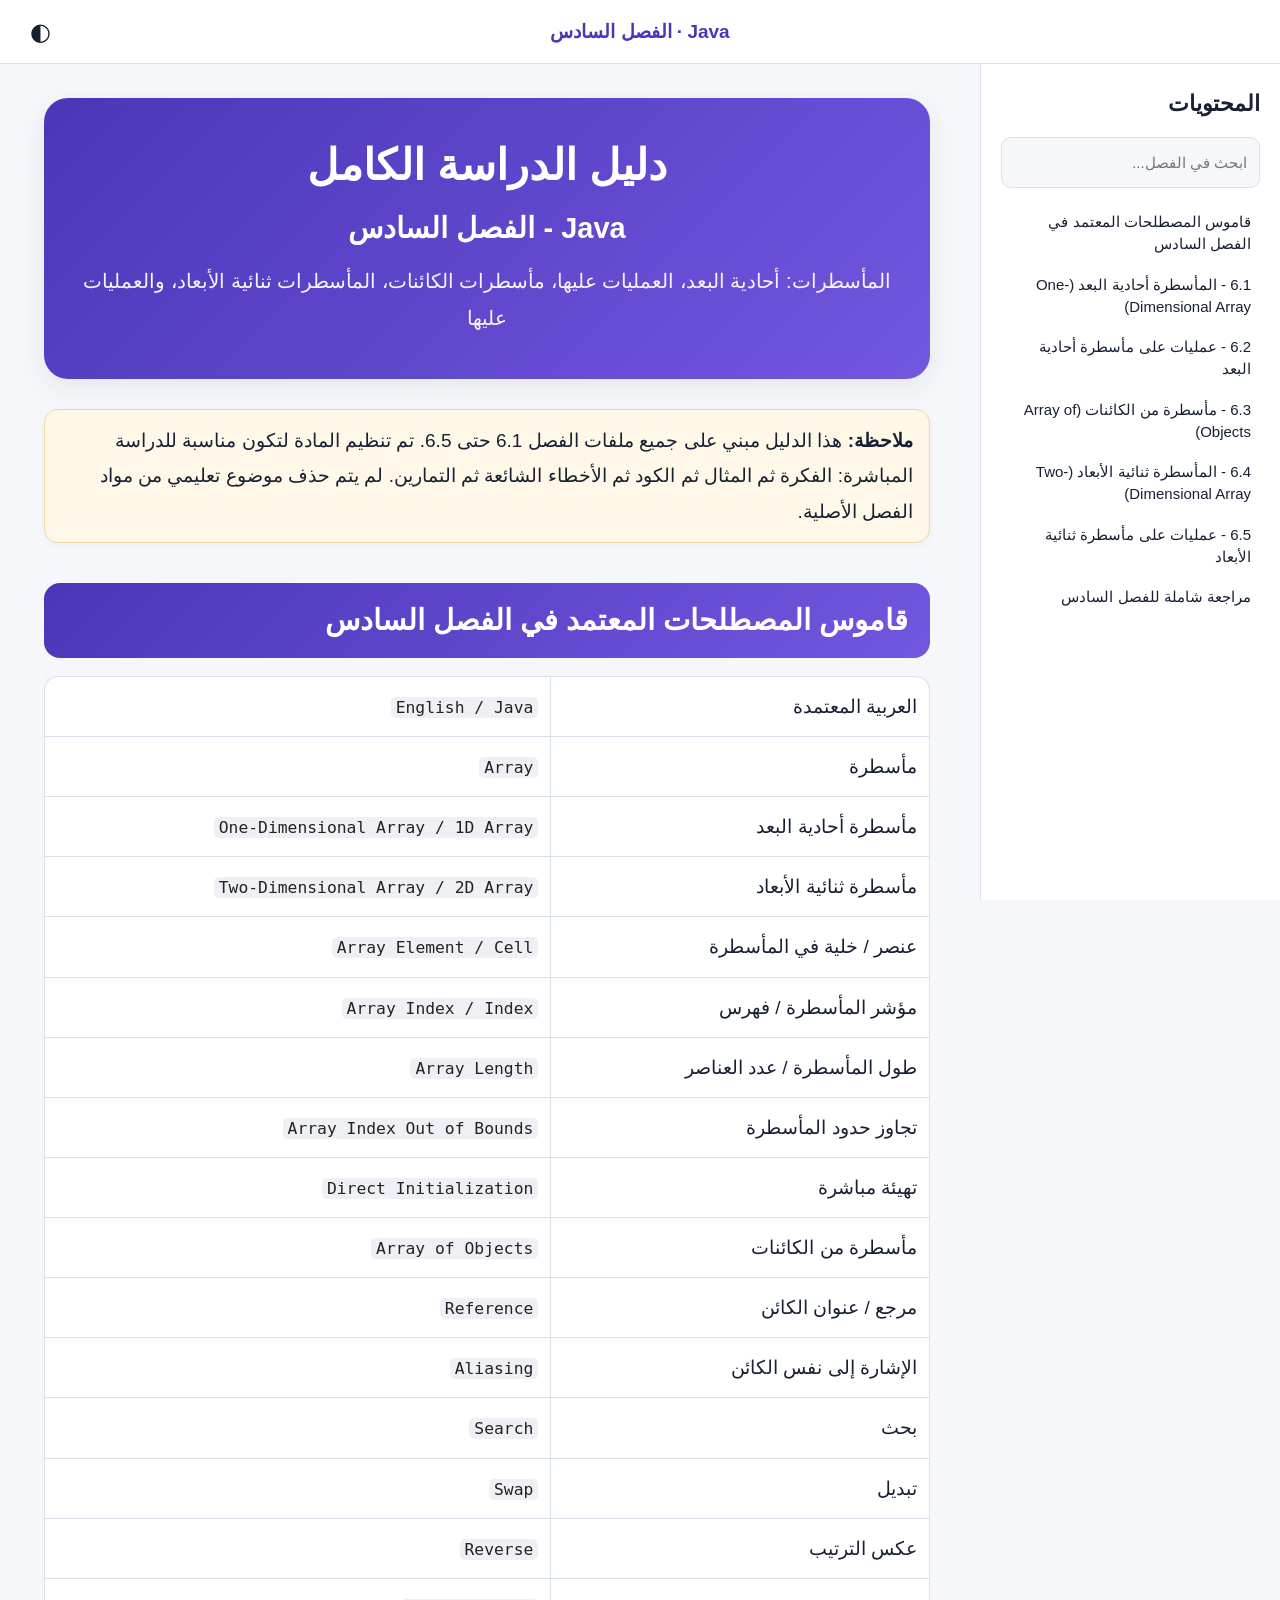
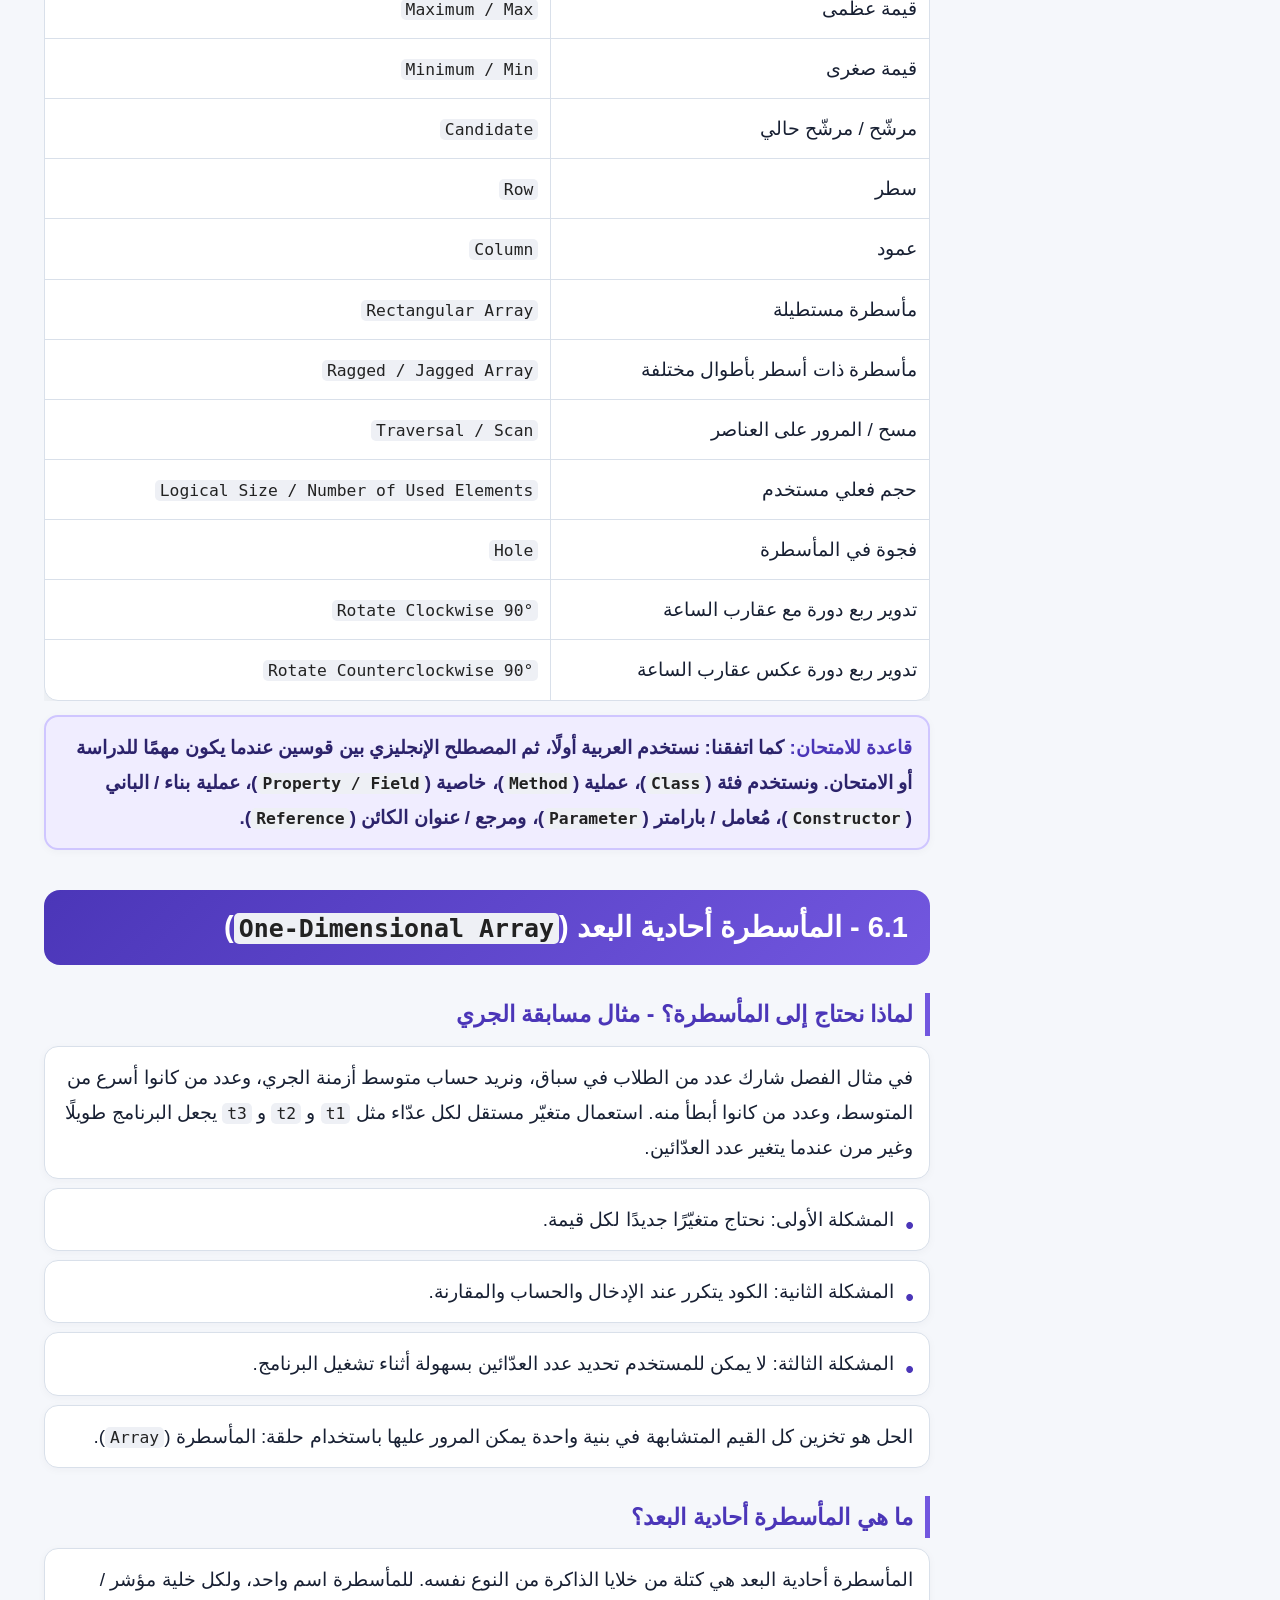
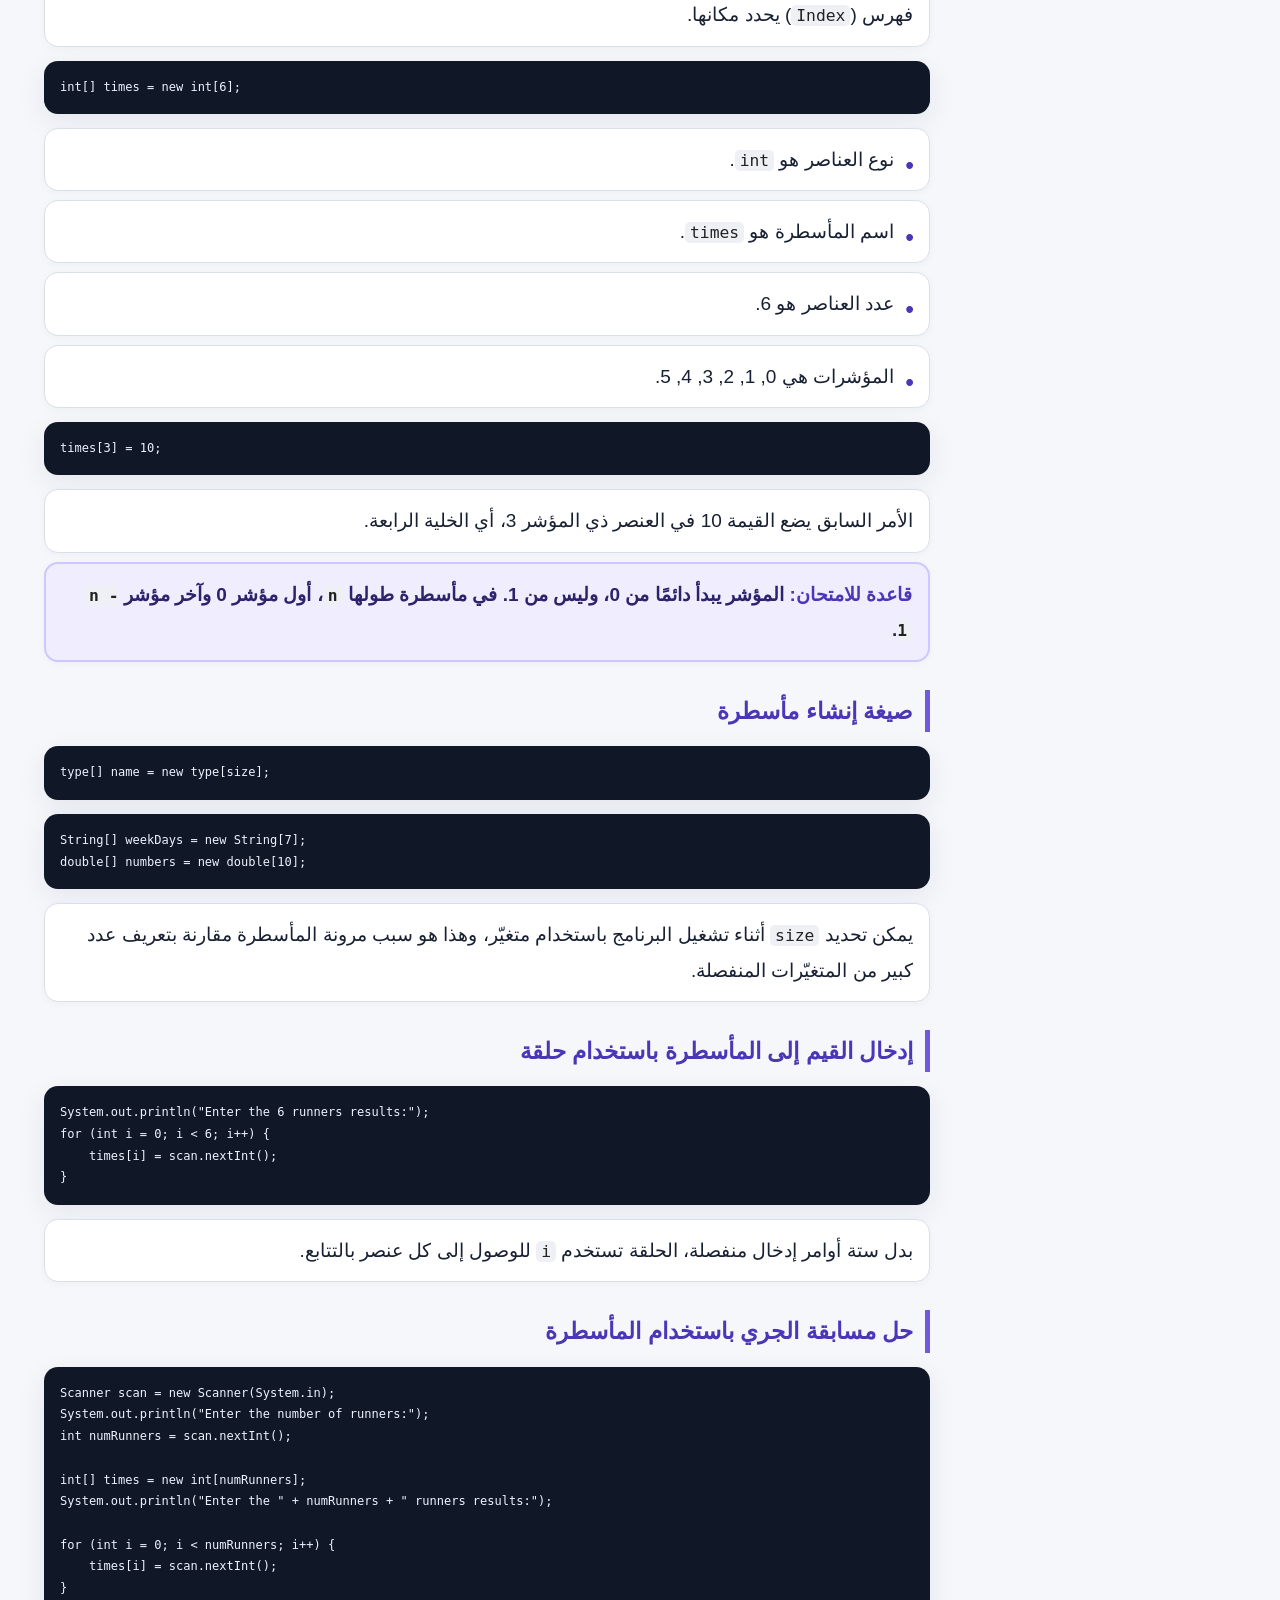
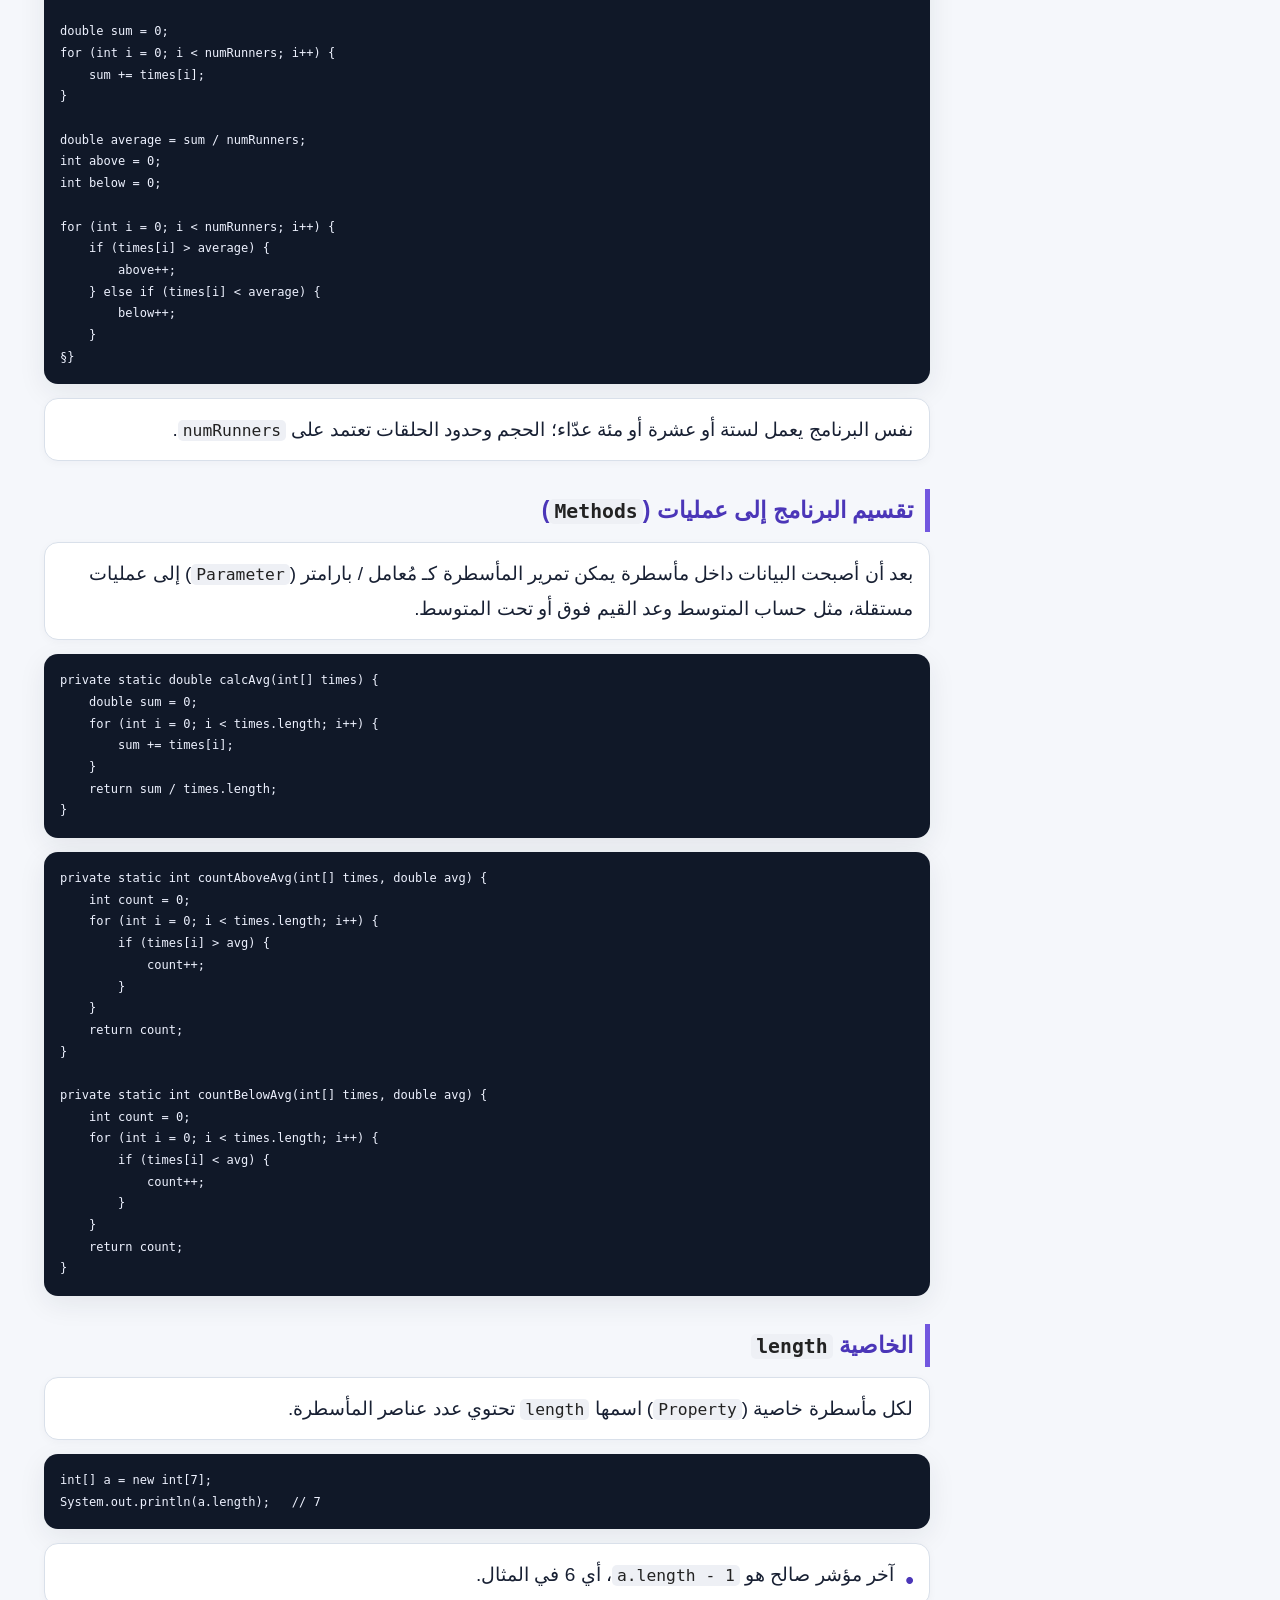
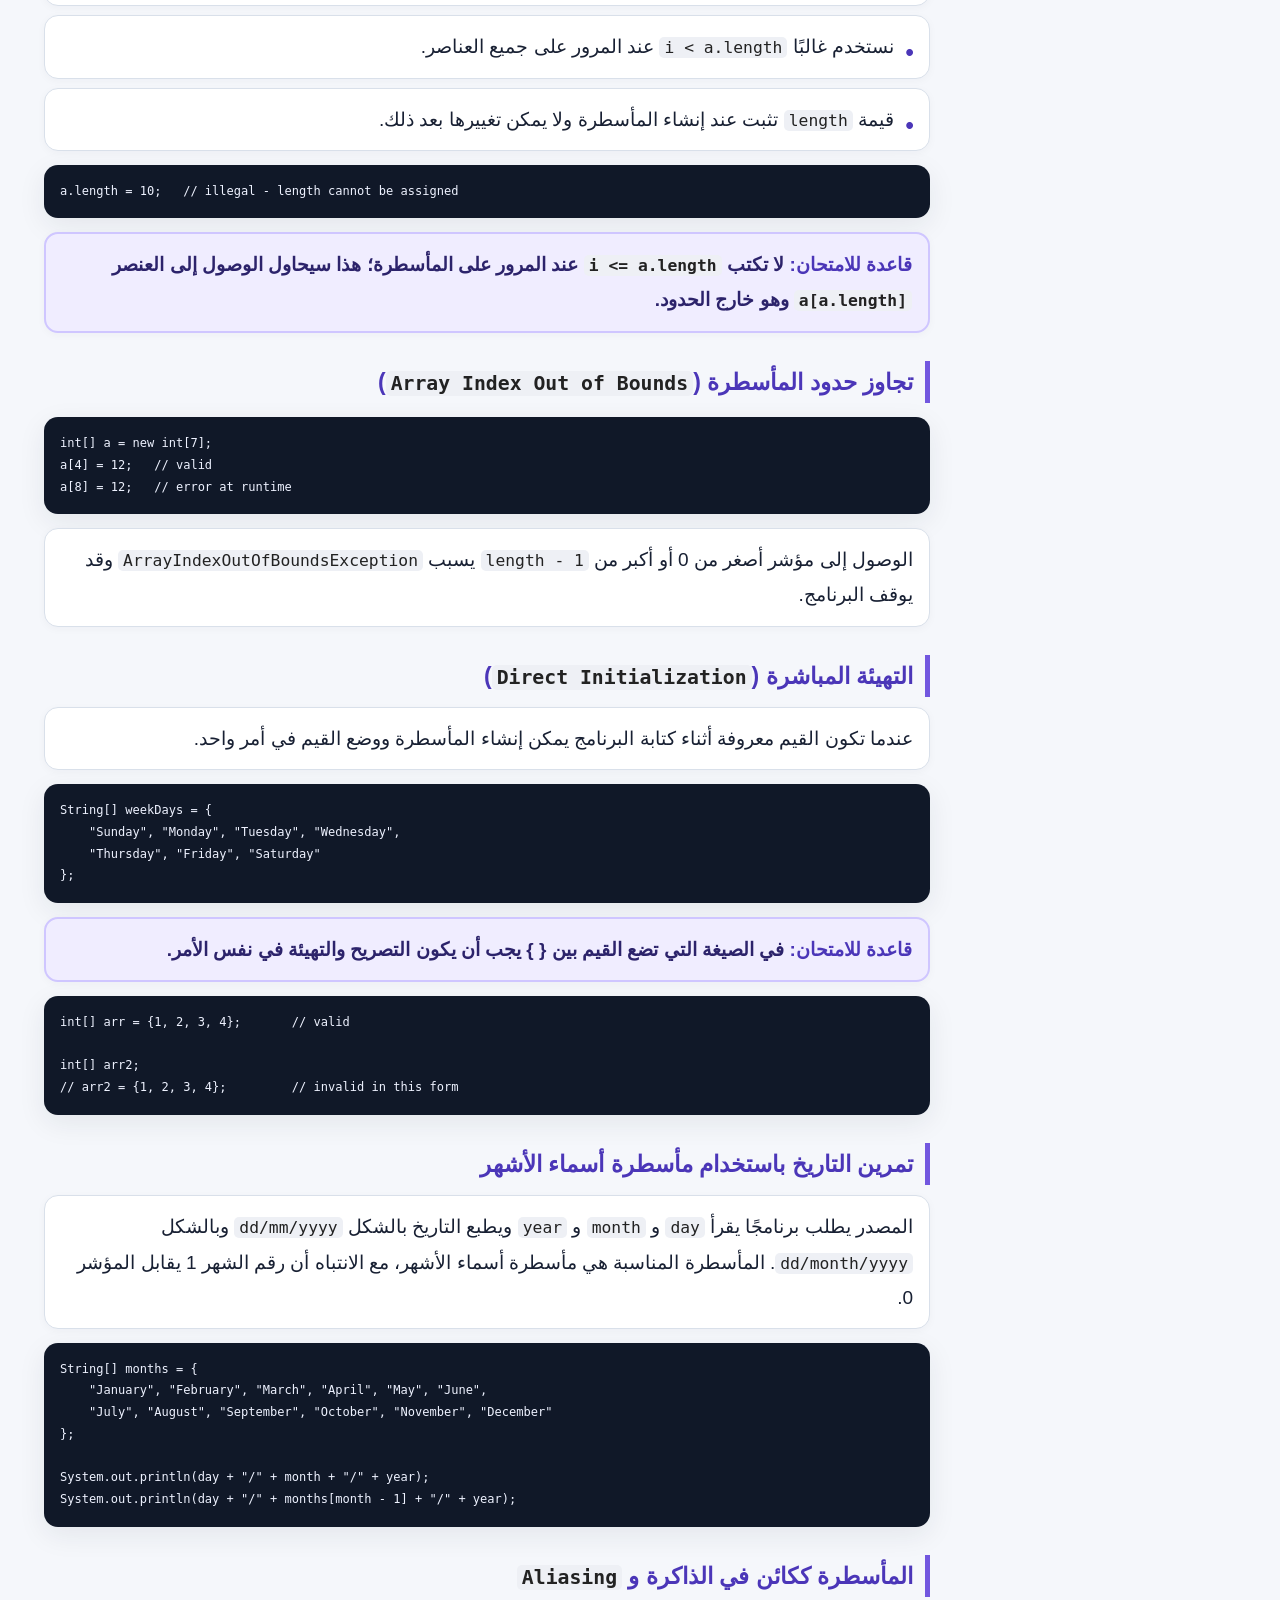
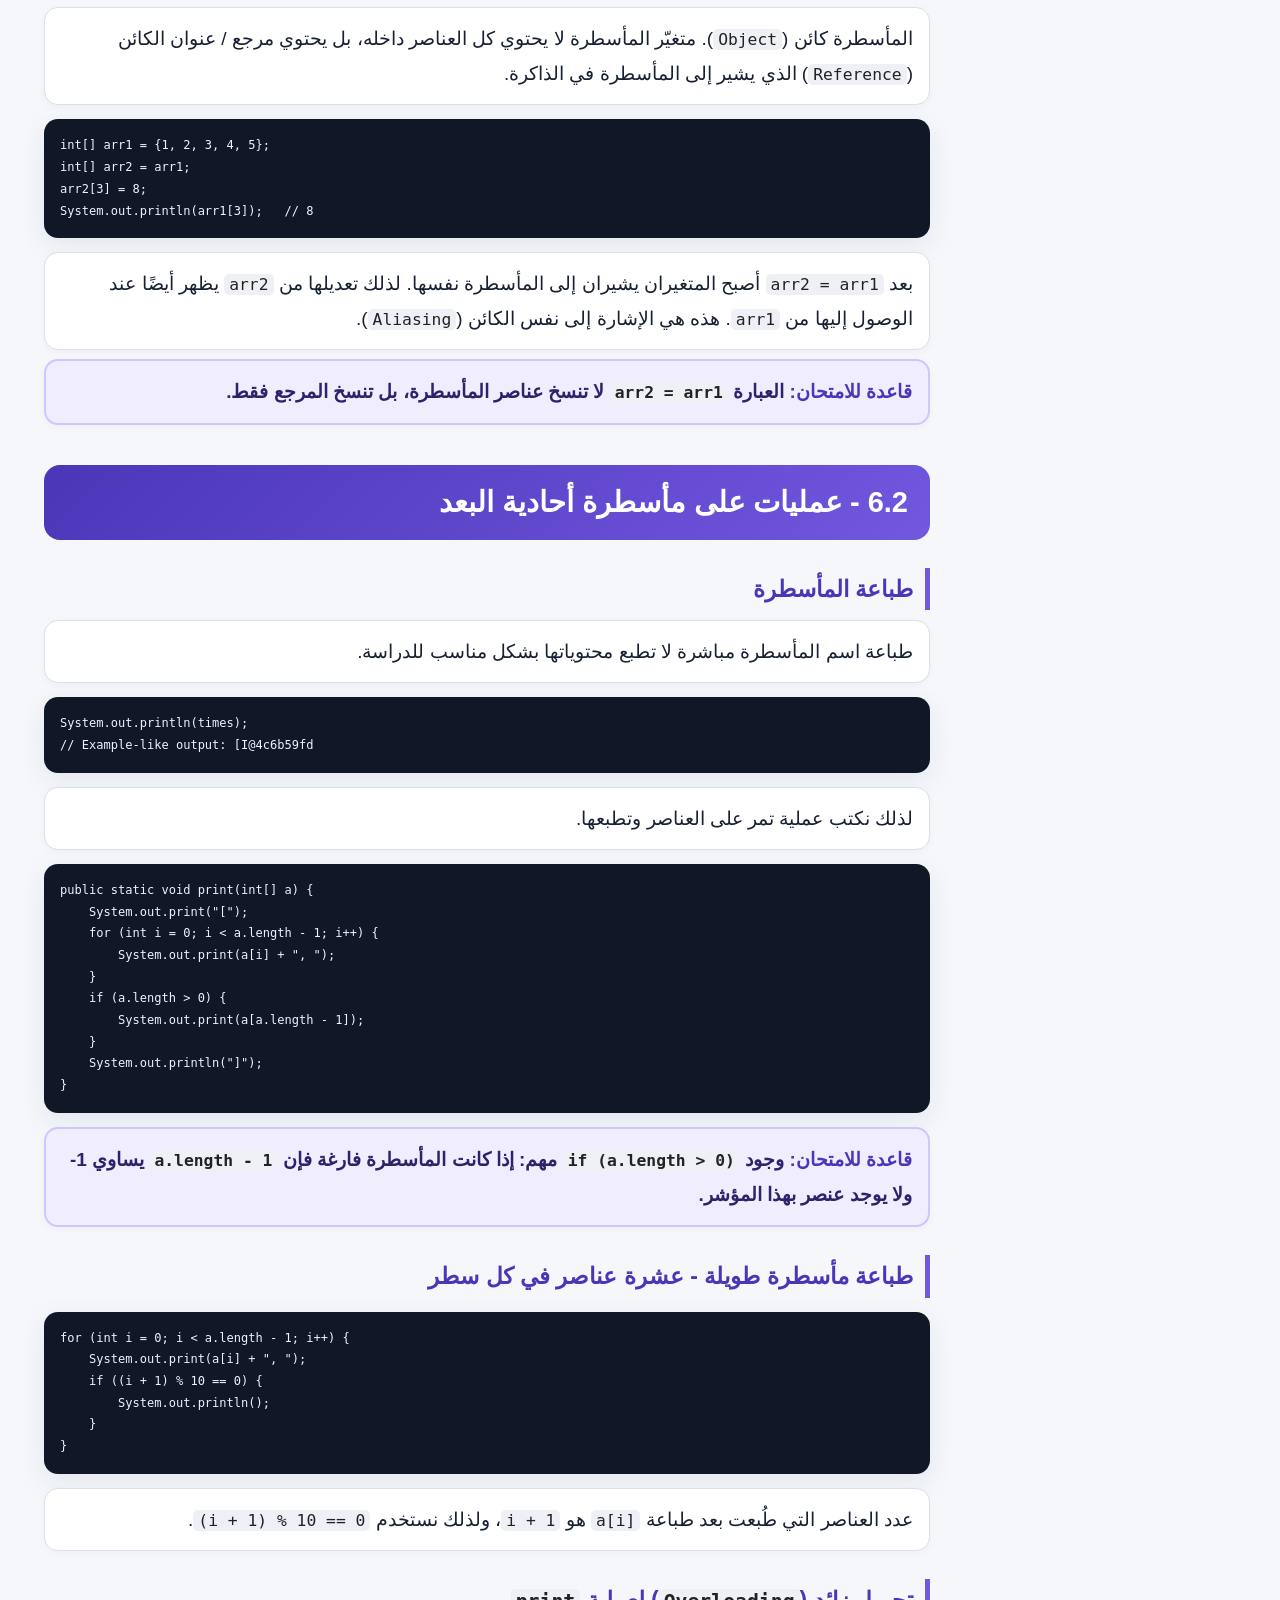
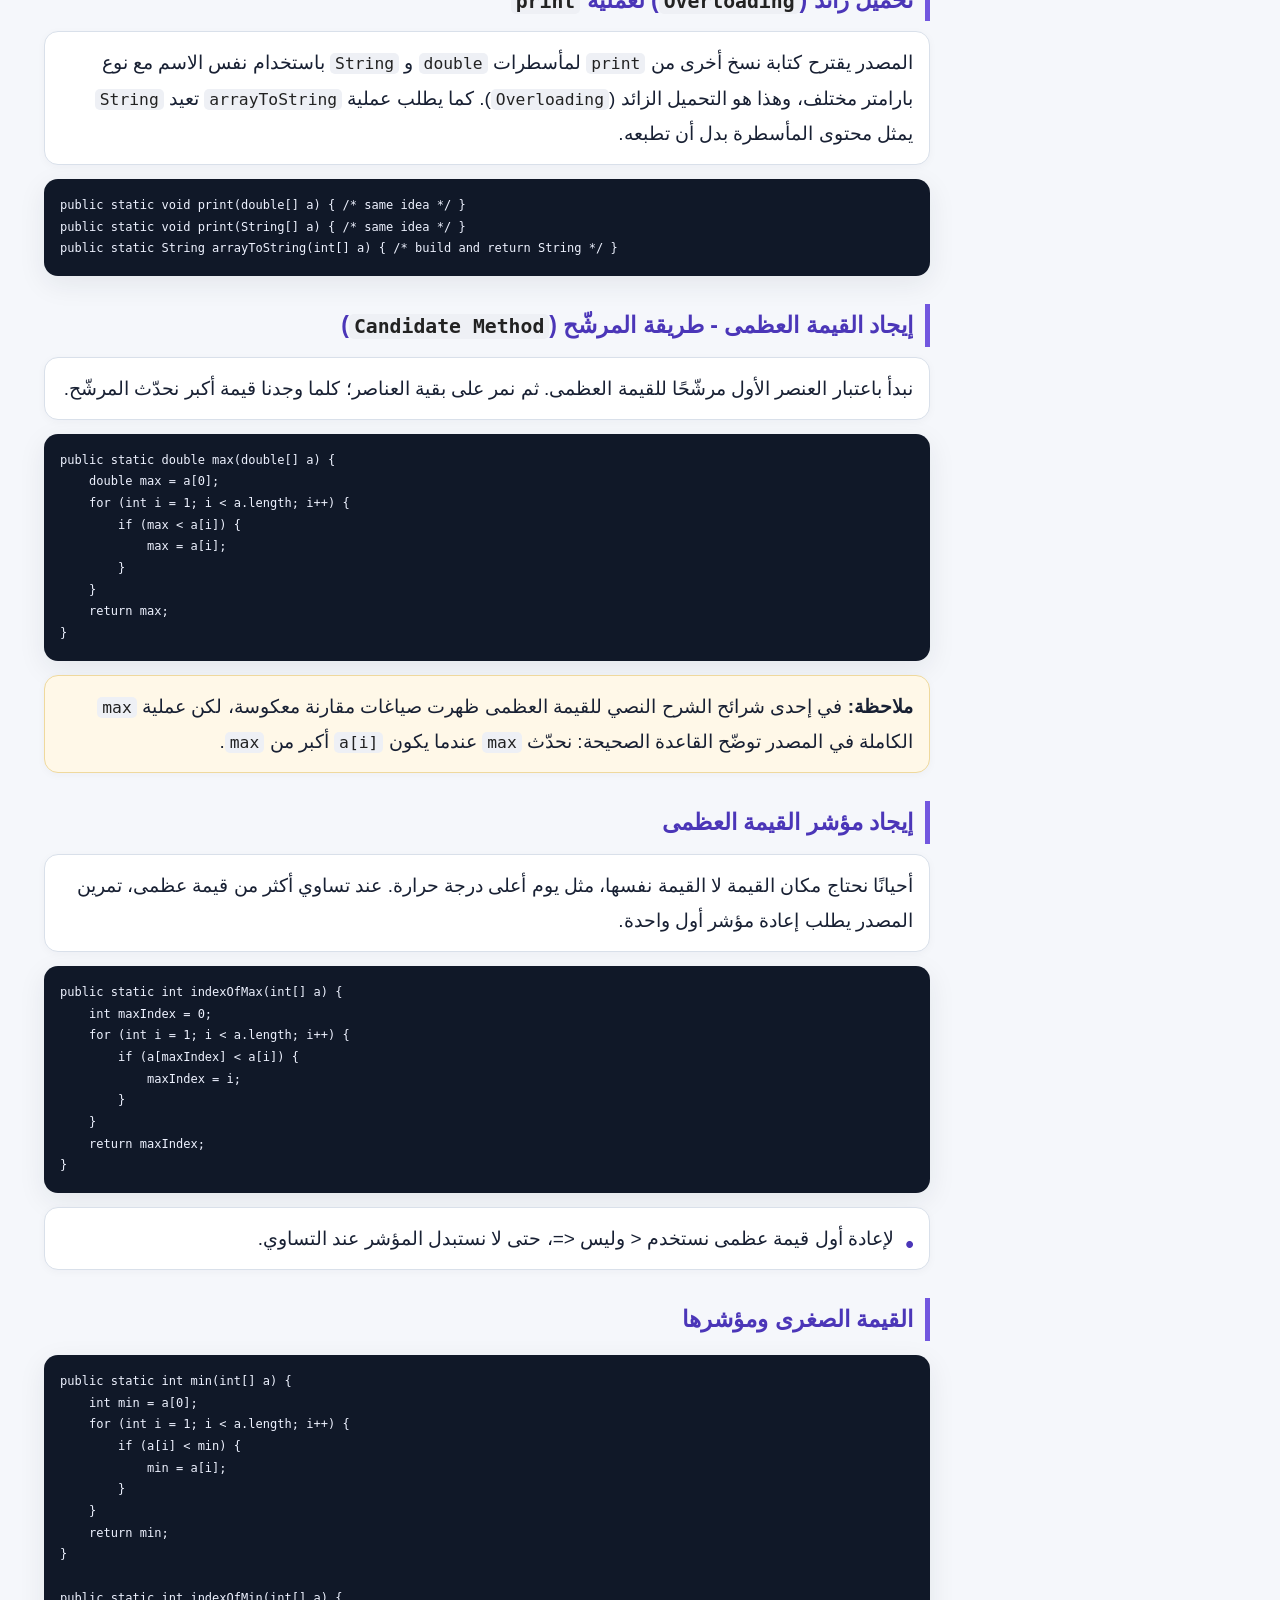
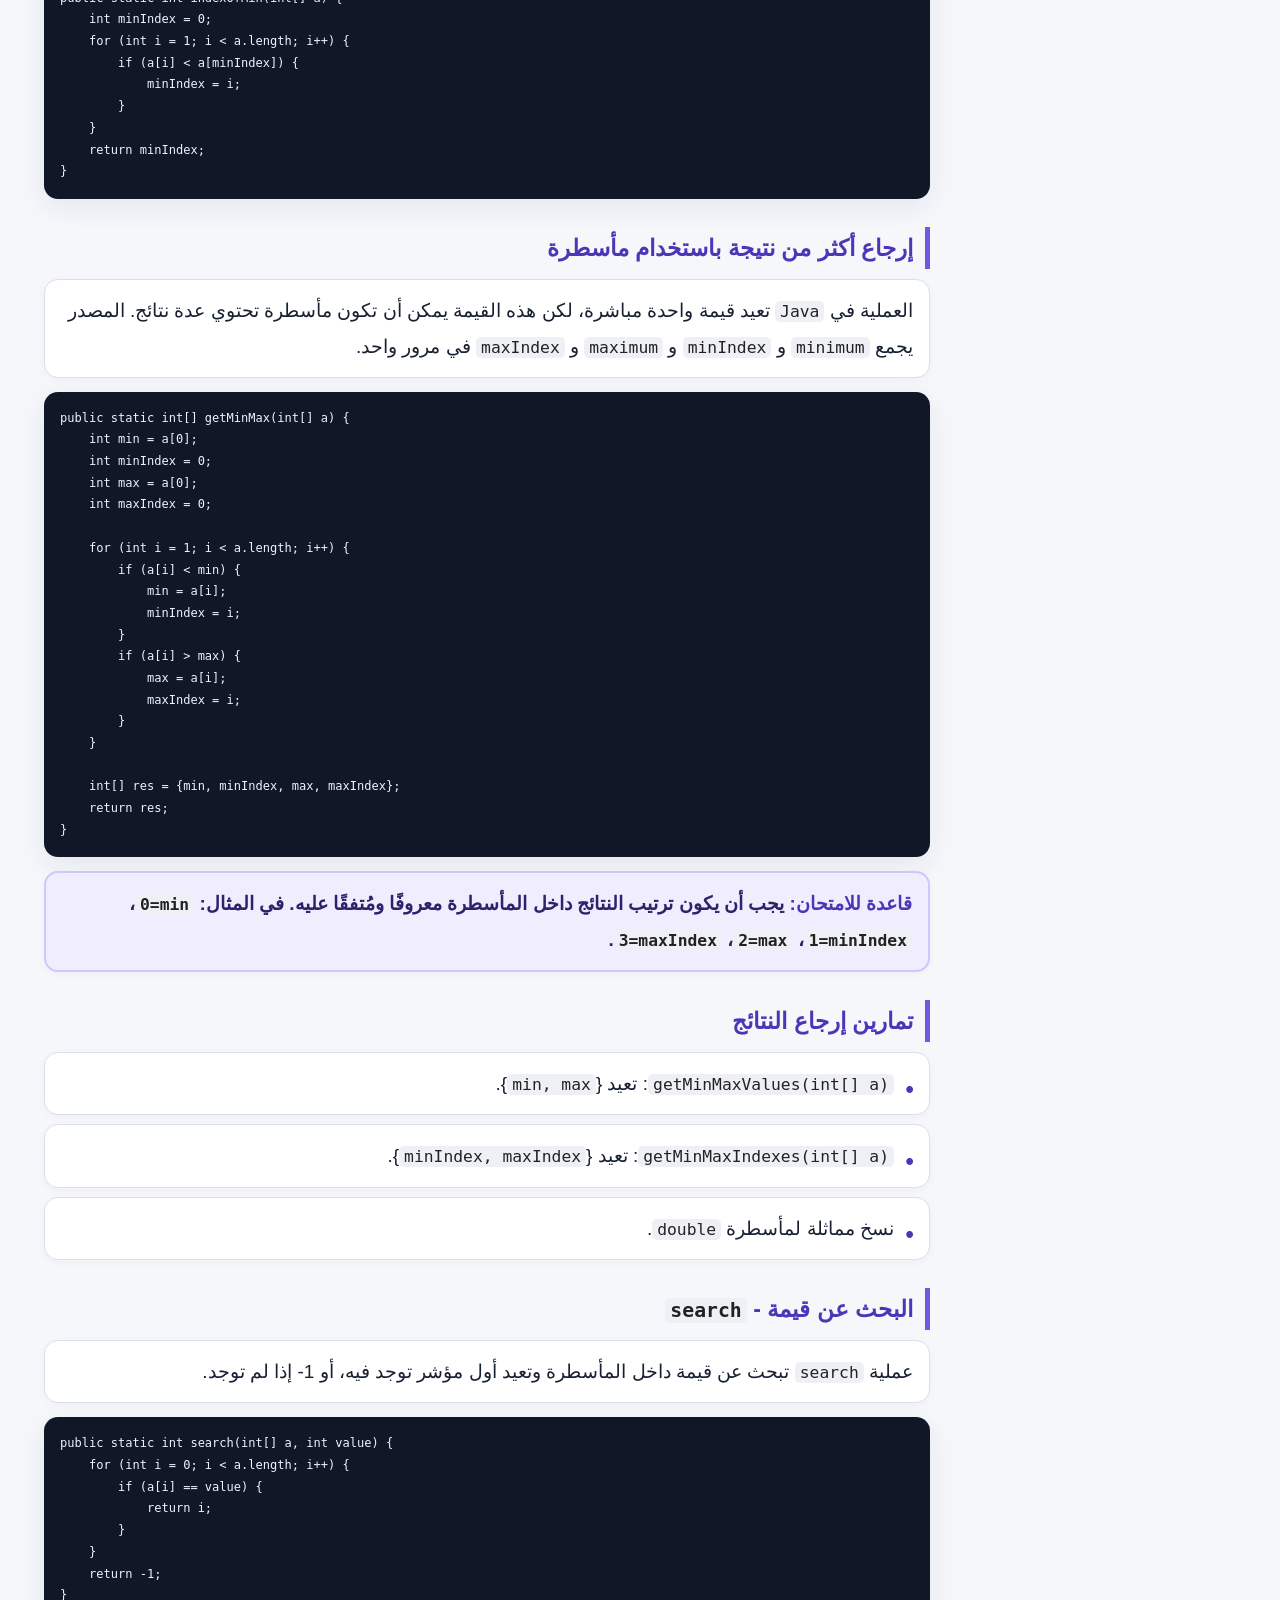
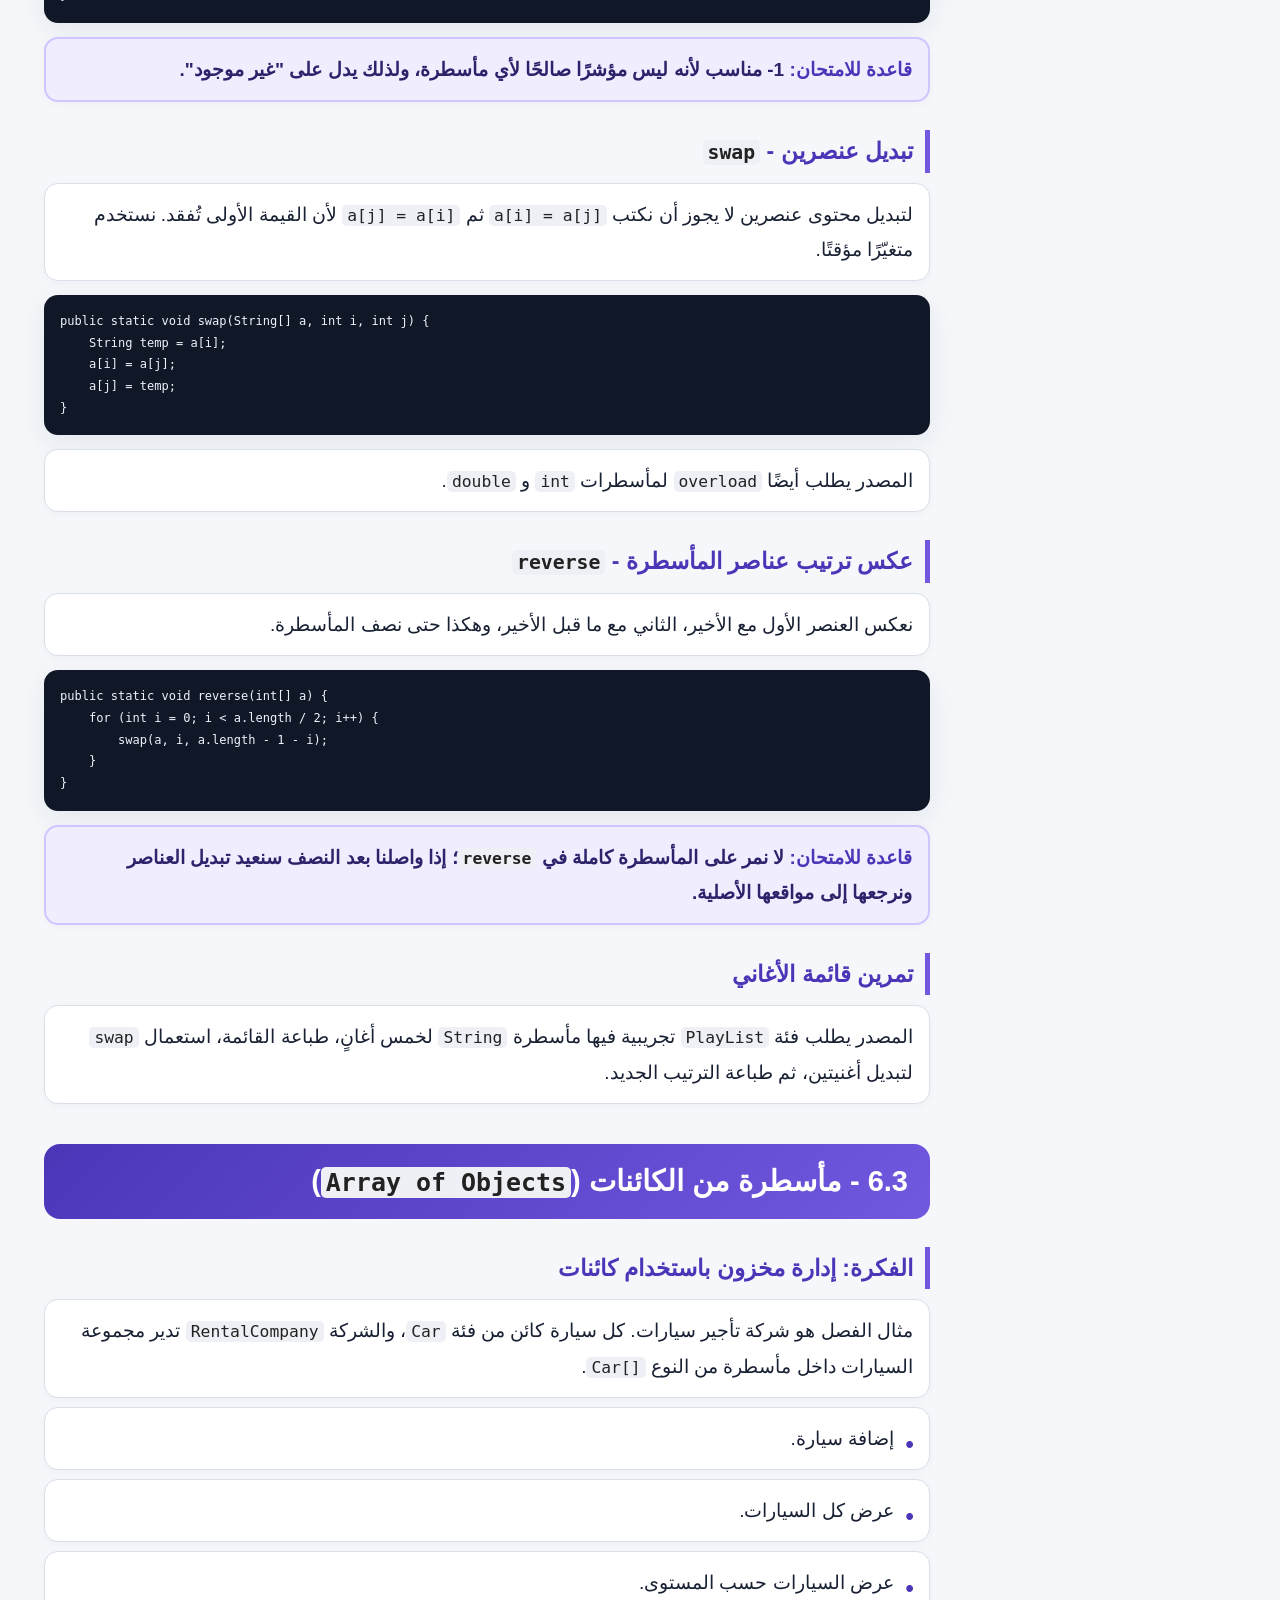
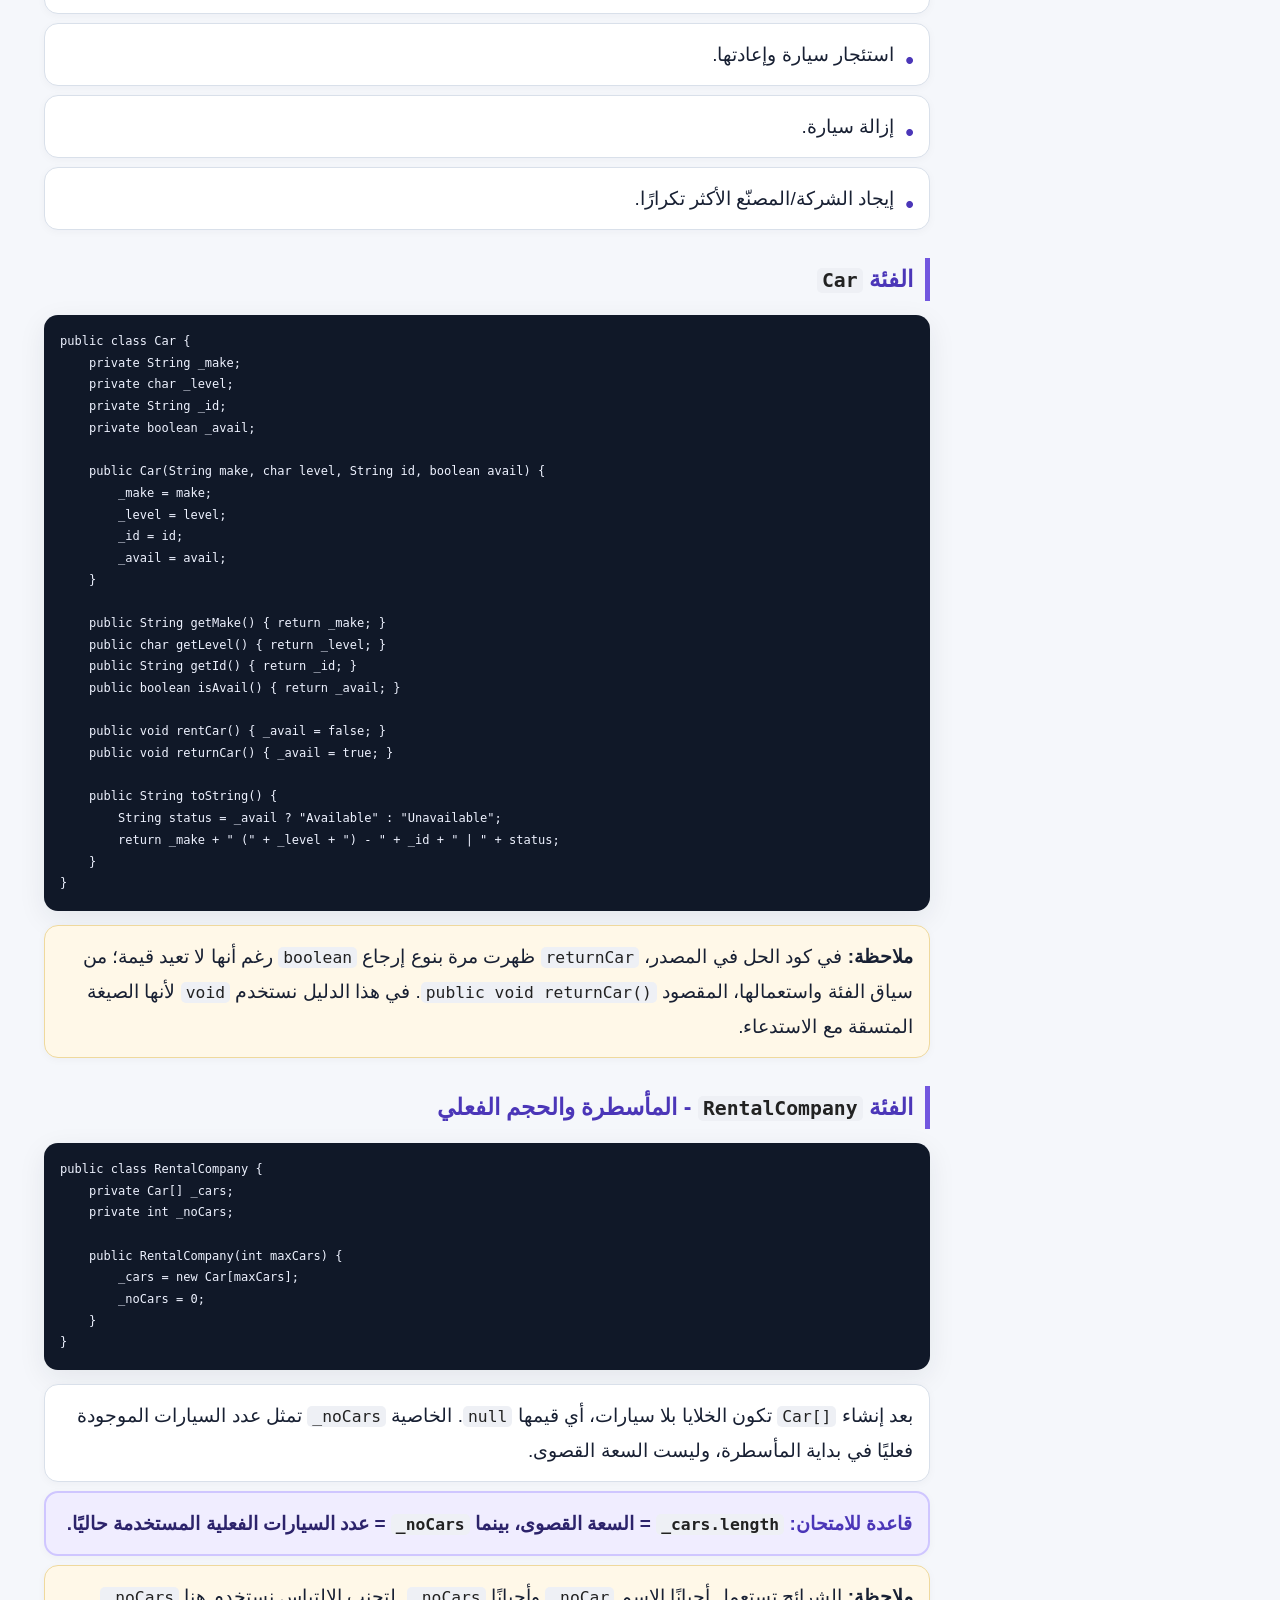
<file: chapter6.html>
<!doctype html>
<html lang="ar" dir="rtl">
<head>
<meta charset="utf-8">
<meta name="viewport" content="width=device-width, initial-scale=1">
<title>دليل الدراسة الكامل - Java الفصل السادس</title>
<link rel="stylesheet" href="styles.css">
</head>
<body>
<header class="topbar">
  <button id="menuBtn" class="icon-btn" aria-label="فتح قائمة المحتويات">☰</button>
  <div class="brand">Java · الفصل السادس</div>
  <button id="themeBtn" class="icon-btn" aria-label="تبديل المظهر">◐</button>
</header>

<aside id="sidebar" class="sidebar" aria-label="قائمة المحتويات">
  <div class="sidebar-inner">
    <h2>المحتويات</h2>
    <input id="searchBox" type="search" placeholder="ابحث في الفصل..." aria-label="بحث">
    <nav id="toc"></nav>
  </div>
</aside>

<main id="content" class="content">
  <section class="hero">
    <h1 class="hero-title">دليل الدراسة الكامل</h1>
    <div class="hero-subtitle"><span dir="ltr">Java</span> - الفصل السادس</div>
    <div class="hero-tagline">المأسطرات: أحادية البعد، العمليات عليها، مأسطرات الكائنات، المأسطرات ثنائية الأبعاد، والعمليات عليها</div>
  </section>

  <div class="note"><strong>ملاحظة:</strong> هذا الدليل مبني على جميع ملفات الفصل 6.1 حتى 6.5. تم تنظيم المادة لتكون مناسبة للدراسة المباشرة: الفكرة ثم المثال ثم الكود ثم الأخطاء الشائعة ثم التمارين. لم يتم حذف موضوع تعليمي من مواد الفصل الأصلية.</div><h2 id="sec-1" class="chapter-title">قاموس المصطلحات المعتمد في الفصل السادس</h2><div class="table-wrap"><table class="study-table"><tr><td>العربية المعتمدة</td><td><code dir="ltr">English / Java</code></td></tr><tr><td>مأسطرة</td><td><code dir="ltr">Array</code></td></tr><tr><td>مأسطرة أحادية البعد</td><td><code dir="ltr">One-Dimensional Array / 1D Array</code></td></tr><tr><td>مأسطرة ثنائية الأبعاد</td><td><code dir="ltr">Two-Dimensional Array / 2D Array</code></td></tr><tr><td>عنصر / خلية في المأسطرة</td><td><code dir="ltr">Array Element / Cell</code></td></tr><tr><td>مؤشر المأسطرة / فهرس</td><td><code dir="ltr">Array Index / Index</code></td></tr><tr><td>طول المأسطرة / عدد العناصر</td><td><code dir="ltr">Array Length</code></td></tr><tr><td>تجاوز حدود المأسطرة</td><td><code dir="ltr">Array Index Out of Bounds</code></td></tr><tr><td>تهيئة مباشرة</td><td><code dir="ltr">Direct Initialization</code></td></tr><tr><td>مأسطرة من الكائنات</td><td><code dir="ltr">Array of Objects</code></td></tr><tr><td>مرجع / عنوان الكائن</td><td><code dir="ltr">Reference</code></td></tr><tr><td>الإشارة إلى نفس الكائن</td><td><code dir="ltr">Aliasing</code></td></tr><tr><td>بحث</td><td><code dir="ltr">Search</code></td></tr><tr><td>تبديل</td><td><code dir="ltr">Swap</code></td></tr><tr><td>عكس الترتيب</td><td><code dir="ltr">Reverse</code></td></tr><tr><td>قيمة عظمى</td><td><code dir="ltr">Maximum / Max</code></td></tr><tr><td>قيمة صغرى</td><td><code dir="ltr">Minimum / Min</code></td></tr><tr><td>مرشّح / مرشّح حالي</td><td><code dir="ltr">Candidate</code></td></tr><tr><td>سطر</td><td><code dir="ltr">Row</code></td></tr><tr><td>عمود</td><td><code dir="ltr">Column</code></td></tr><tr><td>مأسطرة مستطيلة</td><td><code dir="ltr">Rectangular Array</code></td></tr><tr><td>مأسطرة ذات أسطر بأطوال مختلفة</td><td><code dir="ltr">Ragged / Jagged Array</code></td></tr><tr><td>مسح / المرور على العناصر</td><td><code dir="ltr">Traversal / Scan</code></td></tr><tr><td>حجم فعلي مستخدم</td><td><code dir="ltr">Logical Size / Number of Used Elements</code></td></tr><tr><td>فجوة في المأسطرة</td><td><code dir="ltr">Hole</code></td></tr><tr><td>تدوير ربع دورة مع عقارب الساعة</td><td><code dir="ltr">Rotate Clockwise 90°</code></td></tr><tr><td>تدوير ربع دورة عكس عقارب الساعة</td><td><code dir="ltr">Rotate Counterclockwise 90°</code></td></tr></table></div><div class="exam-tip"><strong>قاعدة للامتحان:</strong> كما اتفقنا: نستخدم العربية أولًا، ثم المصطلح الإنجليزي بين قوسين عندما يكون مهمًا للدراسة أو الامتحان. ونستخدم فئة (<code dir="ltr">Class</code>)، عملية (<code dir="ltr">Method</code>)، خاصية (<code dir="ltr">Property / Field</code>)، عملية بناء / الباني (<code dir="ltr">Constructor</code>)، مُعامل / بارامتر (<code dir="ltr">Parameter</code>)، ومرجع / عنوان الكائن (<code dir="ltr">Reference</code>).</div><h2 id="sec-2" class="chapter-title">6.1 - المأسطرة أحادية البعد (<code dir="ltr">One-Dimensional Array</code>)</h2><h3 class="section-title">لماذا نحتاج إلى المأسطرة؟ - مثال مسابقة الجري</h3><p>في مثال الفصل شارك عدد من الطلاب في سباق، ونريد حساب متوسط أزمنة الجري، وعدد من كانوا أسرع من المتوسط، وعدد من كانوا أبطأ منه. استعمال متغيّر مستقل لكل عدّاء مثل <code dir="ltr">t1</code> و <code dir="ltr">t2</code> و <code dir="ltr">t3</code> يجعل البرنامج طويلًا وغير مرن عندما يتغير عدد العدّائين.</p><div class="bullet">المشكلة الأولى: نحتاج متغيّرًا جديدًا لكل قيمة.</div><div class="bullet">المشكلة الثانية: الكود يتكرر عند الإدخال والحساب والمقارنة.</div><div class="bullet">المشكلة الثالثة: لا يمكن للمستخدم تحديد عدد العدّائين بسهولة أثناء تشغيل البرنامج.</div><p>الحل هو تخزين كل القيم المتشابهة في بنية واحدة يمكن المرور عليها باستخدام حلقة: المأسطرة (<code dir="ltr">Array</code>).</p><h3 class="section-title">ما هي المأسطرة أحادية البعد؟</h3><p>المأسطرة أحادية البعد هي كتلة من خلايا الذاكرة من النوع نفسه. للمأسطرة اسم واحد، ولكل خلية مؤشر / فهرس (<code dir="ltr">Index</code>) يحدد مكانها.</p><pre class="code-block" dir="ltr"><code>int[] times = new int[6];</code></pre><div class="bullet">نوع العناصر هو <code dir="ltr">int</code>.</div><div class="bullet">اسم المأسطرة هو <code dir="ltr">times</code>.</div><div class="bullet">عدد العناصر هو 6.</div><div class="bullet">المؤشرات هي 0, 1, 2, 3, 4, 5.</div><pre class="code-block" dir="ltr"><code>times[3] = 10;</code></pre><p>الأمر السابق يضع القيمة 10 في العنصر ذي المؤشر 3، أي الخلية الرابعة.</p><div class="exam-tip"><strong>قاعدة للامتحان:</strong> المؤشر يبدأ دائمًا من 0، وليس من 1. في مأسطرة طولها <code dir="ltr">n</code>، أول مؤشر 0 وآخر مؤشر <code dir="ltr">n - 1</code>.</div><h3 class="section-title">صيغة إنشاء مأسطرة</h3><pre class="code-block" dir="ltr"><code>type[] name = new type[size];</code></pre><pre class="code-block" dir="ltr"><code>String[] weekDays = new String[7];
double[] numbers = new double[10];</code></pre><p>يمكن تحديد <code dir="ltr">size</code> أثناء تشغيل البرنامج باستخدام متغيّر، وهذا هو سبب مرونة المأسطرة مقارنة بتعريف عدد كبير من المتغيّرات المنفصلة.</p><h3 class="section-title">إدخال القيم إلى المأسطرة باستخدام حلقة</h3><pre class="code-block" dir="ltr"><code>System.out.println(&quot;Enter the 6 runners results:&quot;);
for (int i = 0; i &lt; 6; i++) {
    times[i] = scan.nextInt();
}</code></pre><p>بدل ستة أوامر إدخال منفصلة، الحلقة تستخدم <code dir="ltr">i</code> للوصول إلى كل عنصر بالتتابع.</p><h3 class="section-title">حل مسابقة الجري باستخدام المأسطرة</h3><pre class="code-block" dir="ltr"><code>Scanner scan = new Scanner(System.in);
System.out.println(&quot;Enter the number of runners:&quot;);
int numRunners = scan.nextInt();

int[] times = new int[numRunners];
System.out.println(&quot;Enter the &quot; + numRunners + &quot; runners results:&quot;);

for (int i = 0; i &lt; numRunners; i++) {
    times[i] = scan.nextInt();
}

double sum = 0;
for (int i = 0; i &lt; numRunners; i++) {
    sum += times[i];
}

double average = sum / numRunners;
int above = 0;
int below = 0;

for (int i = 0; i &lt; numRunners; i++) {
    if (times[i] &gt; average) {
        above++;
    } else if (times[i] &lt; average) {
        below++;
    }
§}</code></pre><p>نفس البرنامج يعمل لستة أو عشرة أو مئة عدّاء؛ الحجم وحدود الحلقات تعتمد على <code dir="ltr">numRunners</code>.</p><h3 class="section-title">تقسيم البرنامج إلى عمليات (<code dir="ltr">Methods</code>)</h3><p>بعد أن أصبحت البيانات داخل مأسطرة يمكن تمرير المأسطرة كـ مُعامل / بارامتر (<code dir="ltr">Parameter</code>) إلى عمليات مستقلة، مثل حساب المتوسط وعد القيم فوق أو تحت المتوسط.</p><pre class="code-block" dir="ltr"><code>private static double calcAvg(int[] times) {
    double sum = 0;
    for (int i = 0; i &lt; times.length; i++) {
        sum += times[i];
    }
    return sum / times.length;
}</code></pre><pre class="code-block" dir="ltr"><code>private static int countAboveAvg(int[] times, double avg) {
    int count = 0;
    for (int i = 0; i &lt; times.length; i++) {
        if (times[i] &gt; avg) {
            count++;
        }
    }
    return count;
}

private static int countBelowAvg(int[] times, double avg) {
    int count = 0;
    for (int i = 0; i &lt; times.length; i++) {
        if (times[i] &lt; avg) {
            count++;
        }
    }
    return count;
}</code></pre><h3 class="section-title">الخاصية <code dir="ltr">length</code></h3><p>لكل مأسطرة خاصية (<code dir="ltr">Property</code>) اسمها <code dir="ltr">length</code> تحتوي عدد عناصر المأسطرة.</p><pre class="code-block" dir="ltr"><code>int[] a = new int[7];
System.out.println(a.length);   // 7</code></pre><div class="bullet">آخر مؤشر صالح هو <code dir="ltr">a.length - 1</code>، أي 6 في المثال.</div><div class="bullet">نستخدم غالبًا <code dir="ltr">i &lt; a.length</code> عند المرور على جميع العناصر.</div><div class="bullet">قيمة <code dir="ltr">length</code> تثبت عند إنشاء المأسطرة ولا يمكن تغييرها بعد ذلك.</div><pre class="code-block" dir="ltr"><code>a.length = 10;   // illegal - length cannot be assigned</code></pre><div class="exam-tip"><strong>قاعدة للامتحان:</strong> لا تكتب <code dir="ltr">i &lt;= a.length</code> عند المرور على المأسطرة؛ هذا سيحاول الوصول إلى العنصر <code dir="ltr">a[a.length]</code> وهو خارج الحدود.</div><h3 class="section-title">تجاوز حدود المأسطرة (<code dir="ltr">Array Index Out of Bounds</code>)</h3><pre class="code-block" dir="ltr"><code>int[] a = new int[7];
a[4] = 12;   // valid
a[8] = 12;   // error at runtime</code></pre><p>الوصول إلى مؤشر أصغر من 0 أو أكبر من <code dir="ltr">length - 1</code> يسبب <code dir="ltr">ArrayIndexOutOfBoundsException</code> وقد يوقف البرنامج.</p><h3 class="section-title">التهيئة المباشرة (<code dir="ltr">Direct Initialization</code>)</h3><p>عندما تكون القيم معروفة أثناء كتابة البرنامج يمكن إنشاء المأسطرة ووضع القيم في أمر واحد.</p><pre class="code-block" dir="ltr"><code>String[] weekDays = {
    &quot;Sunday&quot;, &quot;Monday&quot;, &quot;Tuesday&quot;, &quot;Wednesday&quot;,
    &quot;Thursday&quot;, &quot;Friday&quot;, &quot;Saturday&quot;
};</code></pre><div class="exam-tip"><strong>قاعدة للامتحان:</strong> في الصيغة التي تضع القيم بين { } يجب أن يكون التصريح والتهيئة في نفس الأمر.</div><pre class="code-block" dir="ltr"><code>int[] arr = {1, 2, 3, 4};       // valid

int[] arr2;
// arr2 = {1, 2, 3, 4};         // invalid in this form</code></pre><h3 class="section-title">تمرين التاريخ باستخدام مأسطرة أسماء الأشهر</h3><p>المصدر يطلب برنامجًا يقرأ <code dir="ltr">day</code> و <code dir="ltr">month</code> و <code dir="ltr">year</code> ويطبع التاريخ بالشكل <code dir="ltr">dd/mm/yyyy</code> وبالشكل <code dir="ltr">dd/month/yyyy</code>. المأسطرة المناسبة هي مأسطرة أسماء الأشهر، مع الانتباه أن رقم الشهر 1 يقابل المؤشر 0.</p><pre class="code-block" dir="ltr"><code>String[] months = {
    &quot;January&quot;, &quot;February&quot;, &quot;March&quot;, &quot;April&quot;, &quot;May&quot;, &quot;June&quot;,
    &quot;July&quot;, &quot;August&quot;, &quot;September&quot;, &quot;October&quot;, &quot;November&quot;, &quot;December&quot;
};

System.out.println(day + &quot;/&quot; + month + &quot;/&quot; + year);
System.out.println(day + &quot;/&quot; + months[month - 1] + &quot;/&quot; + year);</code></pre><h3 class="section-title">المأسطرة ككائن في الذاكرة و <code dir="ltr">Aliasing</code></h3><p>المأسطرة كائن (<code dir="ltr">Object</code>). متغيّر المأسطرة لا يحتوي كل العناصر داخله، بل يحتوي مرجع / عنوان الكائن (<code dir="ltr">Reference</code>) الذي يشير إلى المأسطرة في الذاكرة.</p><pre class="code-block" dir="ltr"><code>int[] arr1 = {1, 2, 3, 4, 5};
int[] arr2 = arr1;
arr2[3] = 8;
System.out.println(arr1[3]);   // 8</code></pre><p>بعد <code dir="ltr">arr2 = arr1</code> أصبح المتغيران يشيران إلى المأسطرة نفسها. لذلك تعديلها من <code dir="ltr">arr2</code> يظهر أيضًا عند الوصول إليها من <code dir="ltr">arr1</code>. هذه هي الإشارة إلى نفس الكائن (<code dir="ltr">Aliasing</code>).</p><div class="exam-tip"><strong>قاعدة للامتحان:</strong> العبارة <code dir="ltr">arr2 = arr1</code> لا تنسخ عناصر المأسطرة، بل تنسخ المرجع فقط.</div><h2 id="sec-3" class="chapter-title">6.2 - عمليات على مأسطرة أحادية البعد</h2><h3 class="section-title">طباعة المأسطرة</h3><p>طباعة اسم المأسطرة مباشرة لا تطبع محتوياتها بشكل مناسب للدراسة.</p><pre class="code-block" dir="ltr"><code>System.out.println(times);
// Example-like output: [I@4c6b59fd</code></pre><p>لذلك نكتب عملية تمر على العناصر وتطبعها.</p><pre class="code-block" dir="ltr"><code>public static void print(int[] a) {
    System.out.print(&quot;[&quot;);
    for (int i = 0; i &lt; a.length - 1; i++) {
        System.out.print(a[i] + &quot;, &quot;);
    }
    if (a.length &gt; 0) {
        System.out.print(a[a.length - 1]);
    }
    System.out.println(&quot;]&quot;);
}</code></pre><div class="exam-tip"><strong>قاعدة للامتحان:</strong> وجود <code dir="ltr">if (a.length &gt; 0)</code> مهم: إذا كانت المأسطرة فارغة فإن <code dir="ltr">a.length - 1</code> يساوي <span dir="ltr">-1</span> ولا يوجد عنصر بهذا المؤشر.</div><h3 class="section-title">طباعة مأسطرة طويلة - عشرة عناصر في كل سطر</h3><pre class="code-block" dir="ltr"><code>for (int i = 0; i &lt; a.length - 1; i++) {
    System.out.print(a[i] + &quot;, &quot;);
    if ((i + 1) % 10 == 0) {
        System.out.println();
    }
}</code></pre><p>عدد العناصر التي طُبعت بعد طباعة <code dir="ltr">a[i]</code> هو <code dir="ltr">i + 1</code>، ولذلك نستخدم <code dir="ltr">(i + 1) % 10 == 0</code>.</p><h3 class="section-title">تحميل زائد (<code dir="ltr">Overloading</code>) لعملية <code dir="ltr">print</code></h3><p>المصدر يقترح كتابة نسخ أخرى من <code dir="ltr">print</code> لمأسطرات <code dir="ltr">double</code> و <code dir="ltr">String</code> باستخدام نفس الاسم مع نوع بارامتر مختلف، وهذا هو التحميل الزائد (<code dir="ltr">Overloading</code>). كما يطلب عملية <code dir="ltr">arrayToString</code> تعيد <code dir="ltr">String</code> يمثل محتوى المأسطرة بدل أن تطبعه.</p><pre class="code-block" dir="ltr"><code>public static void print(double[] a) { /* same idea */ }
public static void print(String[] a) { /* same idea */ }
public static String arrayToString(int[] a) { /* build and return String */ }</code></pre><h3 class="section-title">إيجاد القيمة العظمى - طريقة المرشّح (<code dir="ltr">Candidate Method</code>)</h3><p>نبدأ باعتبار العنصر الأول مرشّحًا للقيمة العظمى. ثم نمر على بقية العناصر؛ كلما وجدنا قيمة أكبر نحدّث المرشّح.</p><pre class="code-block" dir="ltr"><code>public static double max(double[] a) {
    double max = a[0];
    for (int i = 1; i &lt; a.length; i++) {
        if (max &lt; a[i]) {
            max = a[i];
        }
    }
    return max;
}</code></pre><div class="note"><strong>ملاحظة:</strong> في إحدى شرائح الشرح النصي للقيمة العظمى ظهرت صياغات مقارنة معكوسة، لكن عملية <code dir="ltr">max</code> الكاملة في المصدر توضّح القاعدة الصحيحة: نحدّث <code dir="ltr">max</code> عندما يكون <code dir="ltr">a[i]</code> أكبر من <code dir="ltr">max</code>.</div><h3 class="section-title">إيجاد مؤشر القيمة العظمى</h3><p>أحيانًا نحتاج مكان القيمة لا القيمة نفسها، مثل يوم أعلى درجة حرارة. عند تساوي أكثر من قيمة عظمى، تمرين المصدر يطلب إعادة مؤشر أول واحدة.</p><pre class="code-block" dir="ltr"><code>public static int indexOfMax(int[] a) {
    int maxIndex = 0;
    for (int i = 1; i &lt; a.length; i++) {
        if (a[maxIndex] &lt; a[i]) {
            maxIndex = i;
        }
    }
    return maxIndex;
}</code></pre><div class="bullet">لإعادة أول قيمة عظمى نستخدم &lt; وليس &lt;=، حتى لا نستبدل المؤشر عند التساوي.</div><h3 class="section-title">القيمة الصغرى ومؤشرها</h3><pre class="code-block" dir="ltr"><code>public static int min(int[] a) {
    int min = a[0];
    for (int i = 1; i &lt; a.length; i++) {
        if (a[i] &lt; min) {
            min = a[i];
        }
    }
    return min;
}

public static int indexOfMin(int[] a) {
    int minIndex = 0;
    for (int i = 1; i &lt; a.length; i++) {
        if (a[i] &lt; a[minIndex]) {
            minIndex = i;
        }
    }
    return minIndex;
}</code></pre><h3 class="section-title">إرجاع أكثر من نتيجة باستخدام مأسطرة</h3><p>العملية في <code dir="ltr">Java</code> تعيد قيمة واحدة مباشرة، لكن هذه القيمة يمكن أن تكون مأسطرة تحتوي عدة نتائج. المصدر يجمع <code dir="ltr">minimum</code> و <code dir="ltr">minIndex</code> و <code dir="ltr">maximum</code> و <code dir="ltr">maxIndex</code> في مرور واحد.</p><pre class="code-block" dir="ltr"><code>public static int[] getMinMax(int[] a) {
    int min = a[0];
    int minIndex = 0;
    int max = a[0];
    int maxIndex = 0;

    for (int i = 1; i &lt; a.length; i++) {
        if (a[i] &lt; min) {
            min = a[i];
            minIndex = i;
        }
        if (a[i] &gt; max) {
            max = a[i];
            maxIndex = i;
        }
    }

    int[] res = {min, minIndex, max, maxIndex};
    return res;
}</code></pre><div class="exam-tip"><strong>قاعدة للامتحان:</strong> يجب أن يكون ترتيب النتائج داخل المأسطرة معروفًا ومُتفقًا عليه. في المثال: <code dir="ltr">0=min</code>، <code dir="ltr">1=minIndex</code>، <code dir="ltr">2=max</code>، <code dir="ltr">3=maxIndex</code>.</div><h3 class="section-title">تمارين إرجاع النتائج</h3><div class="bullet"><code dir="ltr">getMinMaxValues(int[] a)</code>: تعيد {<code dir="ltr">min, max</code>}.</div><div class="bullet"><code dir="ltr">getMinMaxIndexes(int[] a)</code>: تعيد {<code dir="ltr">minIndex, maxIndex</code>}.</div><div class="bullet">نسخ مماثلة لمأسطرة <code dir="ltr">double</code>.</div><h3 class="section-title">البحث عن قيمة - <code dir="ltr">search</code></h3><p>عملية <code dir="ltr">search</code> تبحث عن قيمة داخل المأسطرة وتعيد أول مؤشر توجد فيه، أو <span dir="ltr">-1</span> إذا لم توجد.</p><pre class="code-block" dir="ltr"><code>public static int search(int[] a, int value) {
    for (int i = 0; i &lt; a.length; i++) {
        if (a[i] == value) {
            return i;
        }
    }
    return -1;
}</code></pre><div class="exam-tip"><strong>قاعدة للامتحان:</strong> <span dir="ltr">-1</span> مناسب لأنه ليس مؤشرًا صالحًا لأي مأسطرة، ولذلك يدل على &quot;غير موجود&quot;.</div><h3 class="section-title">تبديل عنصرين - <code dir="ltr">swap</code></h3><p>لتبديل محتوى عنصرين لا يجوز أن نكتب <code dir="ltr">a[i] = a[j]</code> ثم <code dir="ltr">a[j] = a[i]</code> لأن القيمة الأولى تُفقد. نستخدم متغيّرًا مؤقتًا.</p><pre class="code-block" dir="ltr"><code>public static void swap(String[] a, int i, int j) {
    String temp = a[i];
    a[i] = a[j];
    a[j] = temp;
}</code></pre><p>المصدر يطلب أيضًا <code dir="ltr">overload</code> لمأسطرات <code dir="ltr">int</code> و <code dir="ltr">double</code>.</p><h3 class="section-title">عكس ترتيب عناصر المأسطرة - <code dir="ltr">reverse</code></h3><p>نعكس العنصر الأول مع الأخير، الثاني مع ما قبل الأخير، وهكذا حتى نصف المأسطرة.</p><pre class="code-block" dir="ltr"><code>public static void reverse(int[] a) {
    for (int i = 0; i &lt; a.length / 2; i++) {
        swap(a, i, a.length - 1 - i);
    }
}</code></pre><div class="exam-tip"><strong>قاعدة للامتحان:</strong> لا نمر على المأسطرة كاملة في <code dir="ltr">reverse</code>؛ إذا واصلنا بعد النصف سنعيد تبديل العناصر ونرجعها إلى مواقعها الأصلية.</div><h3 class="section-title">تمرين قائمة الأغاني</h3><p>المصدر يطلب فئة <code dir="ltr">PlayList</code> تجريبية فيها مأسطرة <code dir="ltr">String</code> لخمس أغانٍ، طباعة القائمة، استعمال <code dir="ltr">swap</code> لتبديل أغنيتين، ثم طباعة الترتيب الجديد.</p><h2 id="sec-4" class="chapter-title">6.3 - مأسطرة من الكائنات (<code dir="ltr">Array of Objects</code>)</h2><h3 class="section-title">الفكرة: إدارة مخزون باستخدام كائنات</h3><p>مثال الفصل هو شركة تأجير سيارات. كل سيارة كائن من فئة <code dir="ltr">Car</code>، والشركة <code dir="ltr">RentalCompany</code> تدير مجموعة السيارات داخل مأسطرة من النوع <code dir="ltr">Car[]</code>.</p><div class="bullet">إضافة سيارة.</div><div class="bullet">عرض كل السيارات.</div><div class="bullet">عرض السيارات حسب المستوى.</div><div class="bullet">استئجار سيارة وإعادتها.</div><div class="bullet">إزالة سيارة.</div><div class="bullet">إيجاد الشركة/المصنّع الأكثر تكرارًا.</div><h3 class="section-title">الفئة <code dir="ltr">Car</code></h3><pre class="code-block" dir="ltr"><code>public class Car {
    private String _make;
    private char _level;
    private String _id;
    private boolean _avail;

    public Car(String make, char level, String id, boolean avail) {
        _make = make;
        _level = level;
        _id = id;
        _avail = avail;
    }

    public String getMake() { return _make; }
    public char getLevel() { return _level; }
    public String getId() { return _id; }
    public boolean isAvail() { return _avail; }

    public void rentCar() { _avail = false; }
    public void returnCar() { _avail = true; }

    public String toString() {
        String status = _avail ? &quot;Available&quot; : &quot;Unavailable&quot;;
        return _make + &quot; (&quot; + _level + &quot;) - &quot; + _id + &quot; | &quot; + status;
    }
}</code></pre><div class="note"><strong>ملاحظة:</strong> في كود الحل في المصدر، <code dir="ltr">returnCar</code> ظهرت مرة بنوع إرجاع <code dir="ltr">boolean</code> رغم أنها لا تعيد قيمة؛ من سياق الفئة واستعمالها، المقصود <code dir="ltr">public void returnCar()</code>. في هذا الدليل نستخدم <code dir="ltr">void</code> لأنها الصيغة المتسقة مع الاستدعاء.</div><h3 class="section-title">الفئة <code dir="ltr">RentalCompany</code> - المأسطرة والحجم الفعلي</h3><pre class="code-block" dir="ltr"><code>public class RentalCompany {
    private Car[] _cars;
    private int _noCars;

    public RentalCompany(int maxCars) {
        _cars = new Car[maxCars];
        _noCars = 0;
    }
}</code></pre><p>بعد إنشاء <code dir="ltr">Car[]</code> تكون الخلايا بلا سيارات، أي قيمها <code dir="ltr">null</code>. الخاصية <code dir="ltr">_noCars</code> تمثل عدد السيارات الموجودة فعليًا في بداية المأسطرة، وليست السعة القصوى.</p><div class="exam-tip"><strong>قاعدة للامتحان:</strong> <code dir="ltr">_cars.length</code> = السعة القصوى، بينما <code dir="ltr">_noCars</code> = عدد السيارات الفعلية المستخدمة حاليًا.</div><div class="note"><strong>ملاحظة:</strong> الشرائح تستعمل أحيانًا الاسم <code dir="ltr">_noCar</code> وأحيانًا <code dir="ltr">_noCars</code>. لتجنب الالتباس نستخدم هنا <code dir="ltr">_noCars</code> بشكل ثابت، مع بقاء الفكرة نفسها.</div><h3 class="section-title">إضافة سيارة - <code dir="ltr">addCar</code></h3><p>طالما أننا نحافظ على السيارات في بداية المأسطرة دون فجوات، فإن أول مكان فارغ هو المؤشر <code dir="ltr">_noCars</code>.</p><pre class="code-block" dir="ltr"><code>public boolean addCar(Car car) {
    if (_noCars &lt; _cars.length) {
        _cars[_noCars] = car;
        _noCars++;
        return true;
    }
    return false;
}</code></pre><div class="exam-tip"><strong>قاعدة للامتحان:</strong> قبل الكتابة في <code dir="ltr">_cars[_noCars]</code> يجب التأكد أن <code dir="ltr">_noCars &lt; _cars.length</code> حتى لا نتجاوز حدود المأسطرة.</div><h3 class="section-title">عرض كل السيارات - <code dir="ltr">toString</code></h3><pre class="code-block" dir="ltr"><code>public String toString() {
    if (_noCars == 0) {
        return &quot;No Cars&quot;;
    }

    String result = &quot;List Of Cars:&quot;;
    for (int i = 0; i &lt; _noCars; i++) {
        result += &quot;
&quot; + (i + 1) + &quot;. &quot; + _cars[i].toString();
    }
    return result;
}</code></pre><p>نمر حتى <code dir="ltr">_noCars</code> وليس حتى <code dir="ltr">_cars.length</code>، لأن ما بعد <code dir="ltr">_noCars</code> غير مستخدم وقد يحتوي <code dir="ltr">null</code>.</p><h3 class="section-title">عرض السيارات حسب المستوى - <code dir="ltr">carsByLevel</code></h3><pre class="code-block" dir="ltr"><code>public String carsByLevel(char level) {
    String result = &quot;Cars with level &quot; + level + &quot;:&quot;;
    boolean found = false;

    for (int i = 0; i &lt; _noCars; i++) {
        if (_cars[i].getLevel() == level) {
            result += &quot;
&quot; + _cars[i].toString();
            found = true;
        }
    }

    return found ? result : &quot;No cars found with level &quot; + level;
}</code></pre><p>العَلَم <code dir="ltr">found</code> يخبرنا في نهاية الحلقة إن كنا وجدنا سيارة واحدة على الأقل من المستوى المطلوب.</p><h3 class="section-title">استئجار سيارة حسب <code dir="ltr">id - rentCarById</code></h3><pre class="code-block" dir="ltr"><code>public boolean rentCarById(String id) {
    for (int i = 0; i &lt; _noCars; i++) {
        if (_cars[i].getId().equals(id)) {
            if (!_cars[i].isAvail()) {
                return false;
            }
            _cars[i].rentCar();
            return true;
        }
    }
    return false;
}</code></pre><div class="exam-tip"><strong>قاعدة للامتحان:</strong> لمقارنة <code dir="ltr">String</code> نستخدم <code dir="ltr">equals</code> وليس ==.</div><h3 class="section-title">إعادة سيارة مستأجرة - <code dir="ltr">returnCarById</code></h3><pre class="code-block" dir="ltr"><code>public boolean returnCarById(String id) {
    for (int i = 0; i &lt; _noCars; i++) {
        if (_cars[i].getId().equals(id)) {
            if (_cars[i].isAvail()) {
                return false;
            }
            _cars[i].returnCar();
            return true;
        }
    }
    return false;
}</code></pre><h3 class="section-title">إزالة سيارة ومنع الفجوات</h3><p>إذا وضعنا <code dir="ltr">null</code> في مكان سيارة وسط المأسطرة سيظهر فراغ (<code dir="ltr">Hole</code>). هذا يسبب مشاكل عند المرور على أول <code dir="ltr">_noCars</code> عناصر. طريقة المصدر: نقل آخر سيارة فعلية إلى مكان السيارة المحذوفة، ثم جعل آخر مكان <code dir="ltr">null</code> وتقليل <code dir="ltr">_noCars</code>.</p><pre class="code-block" dir="ltr"><code>public boolean removeCar(String id) {
    for (int i = 0; i &lt; _noCars; i++) {
        if (_cars[i].getId().equals(id)) {
            _cars[i] = _cars[_noCars - 1];
            _cars[_noCars - 1] = null;
            _noCars--;
            return true;
        }
    }
    return false;
}</code></pre><div class="note"><strong>ملاحظة:</strong> هذه الطريقة لا تحافظ على ترتيب السيارات، لكنها بسيطة وتضمن عدم وجود فجوات، وهذا هو المطلوب في مثال الفصل.</div><h3 class="section-title">إيجاد المصنّع الأكثر تكرارًا - <code dir="ltr">mostPopularMake</code></h3><p>نستخدم حلقة خارجية لاختيار اسم مصنّع، وحلقة داخلية لعد مرات ظهوره. نحتفظ بمرشّح <code dir="ltr">popular</code> وعدد مرات ظهوره <code dir="ltr">maxCount</code>.</p><pre class="code-block" dir="ltr"><code>public String mostPopularMake() {
    if (_noCars == 0) {
        return &quot;No cars in the company&quot;;
    }

    String popular = _cars[0].getMake();
    int maxCount = 1;

    for (int i = 0; i &lt; _noCars; i++) {
        String currentMake = _cars[i].getMake();
        int count = 0;

        for (int j = i; j &lt; _noCars; j++) {
            if (_cars[j].getMake().equals(currentMake)) {
                count++;
            }
        }

        if (count &gt; maxCount) {
            maxCount = count;
            popular = currentMake;
        }
    }
    return popular;
}</code></pre><p>الفكرة التعليمية هنا هي دمج مأسطرة كائنات مع عمليات الكائن مثل <code dir="ltr">getMake</code> و <code dir="ltr">getId</code> و <code dir="ltr">isAvail</code>، ومع حلقة متداخلة للعد.</p><h2 id="sec-5" class="chapter-title">6.4 - المأسطرة ثنائية الأبعاد (<code dir="ltr">Two-Dimensional Array</code>)</h2><h3 class="section-title">لماذا نحتاج إلى بعدين؟</h3><p>المأسطرة الأحادية مناسبة لسطر واحد من البيانات. لكن بعض البيانات طبيعتها جدول: علامات طلاب حسب مواد، برنامج حصص، أو درجات حرارة حسب مدن وأيام. هنا نحتاج أسطرًا وأعمدة.</p><h3 class="section-title">المأسطرة ثنائية الأبعاد هي مأسطرة من مأسطرات</h3><pre class="code-block" dir="ltr"><code>int[][] a;
String[][] strings;</code></pre><p>في <code dir="ltr">int[][] a</code>، المتغيّر <code dir="ltr">a</code> هو مأسطرة، وكل عنصر <code dir="ltr">a[i]</code> فيها هو نفسه مأسطرة أحادية من <code dir="ltr">int</code> تمثل سطرًا.</p><div class="exam-tip"><strong>قاعدة للامتحان:</strong> في <code dir="ltr">a[row][column]</code> يأتي مؤشر السطر أولًا ثم مؤشر العمود.</div><h3 class="section-title">إنشاء مأسطرة مستطيلة</h3><pre class="code-block" dir="ltr"><code>type[][] name = new type[rows][columns];

boolean[][] bArr = new boolean[4][7];
double[][] dArr = new double[8][7];</code></pre><div class="bullet"><code dir="ltr">a.length</code> = عدد الأسطر.</div><div class="bullet"><code dir="ltr">a[i].length</code> = عدد عناصر السطر <code dir="ltr">i</code>، أي عدد الأعمدة في ذلك الصف.</div><h3 class="section-title">الوصول إلى خلية</h3><pre class="code-block" dir="ltr"><code>a[1][4]   // row 1, column 4</code></pre><p>المصدر يوضح ذلك بصريًا: <code dir="ltr">a[1]</code> هو السطر الثاني، والعنصر الخامس في هذا السطر هو <code dir="ltr">a[1][4]</code>.</p><h3 class="section-title">مسح / ملء المأسطرة بحلقة متداخلة</h3><pre class="code-block" dir="ltr"><code>Random rand = new Random();
int[][] table = new int[8][10];

for (int i = 0; i &lt; table.length; i++) {
    for (int j = 0; j &lt; table[i].length; j++) {
        table[i][j] = rand.nextInt(99) + 1;
    }
}</code></pre><p>الحلقة الخارجية تمر على الأسطر، والداخلية تمر على عناصر السطر الحالي.</p><h3 class="section-title">طباعة مأسطرة ثنائية الأبعاد</h3><pre class="code-block" dir="ltr"><code>public static void print(int[][] a) {
    for (int i = 0; i &lt; a.length; i++) {
        for (int j = 0; j &lt; a[i].length - 1; j++) {
            System.out.print(a[i][j] + &quot;	&quot;);
        }
        if (a[i].length &gt; 0) {
            System.out.print(a[i][a[i].length - 1]);
        }
        System.out.println();
    }
}</code></pre><div class="note"><strong>ملاحظة:</strong> حل المصدر في آخر العرض يفترض أن كل صف يحتوي عنصرًا واحدًا على الأقل عند طباعة العنصر الأخير. أضفنا فحص <code dir="ltr">a[i].length &gt; 0</code> حتى تبقى الفكرة آمنة أيضًا لو وُجد صف فارغ.</div><h3 class="section-title">استخدام عملية طباعة المأسطرة الأحادية لكل صف</h3><pre class="code-block" dir="ltr"><code>public static void print2(int[][] a) {
    for (int i = 0; i &lt; a.length; i++) {
        ArrayUtil.print(a[i]);
    }
}</code></pre><p>هذا يوضح إعادة استخدام العمليات: كل صف <code dir="ltr">a[i]</code> هو <code dir="ltr">int[]</code>، لذلك يمكن تمريره إلى عملية موجودة تعمل على مأسطرة أحادية.</p><h3 class="section-title">تمارين العرض والتحميل الزائد</h3><div class="bullet"><code dir="ltr">print(char[][] a)</code> لطباعة مأسطرة رموز.</div><div class="bullet"><code dir="ltr">print(double[][] a)</code> لطباعة مأسطرة أعداد حقيقية.</div><div class="bullet"><code dir="ltr">arrayToString(int[][] a)</code> لإرجاع <code dir="ltr">String</code> يمثل الجدول بدل طباعته.</div><div class="bullet">برنامج تجريبي <code dir="ltr">Array2dDemo</code> لاختبار هذه العمليات.</div><h3 class="section-title">التهيئة المباشرة لمأسطرة ثنائية الأبعاد</h3><pre class="code-block" dir="ltr"><code>int[][] a = {
    {1, 2, 3},
    {4, 5, 6},
    {7, 8, 9}
};</code></pre><p>كل مجموعة داخلية { } تمثل سطرًا، والمجموعة الخارجية تجمع الأسطر.</p><h3 class="section-title">الأسطر لا يجب أن تكون متساوية الطول</h3><pre class="code-block" dir="ltr"><code>int[][] a = {
    {1},
    {2, 3},
    {4, 5, 6},
    {7, 8, 9, 10}
};</code></pre><p>هذه مأسطرة ذات أسطر بأطوال مختلفة (<code dir="ltr">Ragged / Jagged Array</code>). لذلك عند المسح لا نفترض عدد أعمدة ثابتًا، بل نستخدم <code dir="ltr">a[i].length</code>.</p><h3 class="section-title">إنشاء أسطر بأطوال مختلفة دون تهيئة مباشرة</h3><pre class="code-block" dir="ltr"><code>int[][] array = new int[7][];

for (int i = 0; i &lt; array.length; i++) {
    array[i] = new int[i + 1];
}</code></pre><p>بعد <code dir="ltr">new int[7][]</code> لدينا سبعة أماكن لأسطر، لكن كل صف ما زال <code dir="ltr">null</code> حتى ننشئه. ثم ننشئ السطر 0 بطول 1، والسطر 1 بطول 2، وهكذا.</p><div class="exam-tip"><strong>قاعدة للامتحان:</strong> في المأسطرة ثنائية الأبعاد لا تستخدم <code dir="ltr">a[0].length</code> كعدد أعمدة عام إذا كانت الأسطر قد تكون مختلفة الطول. استخدم <code dir="ltr">a[i].length</code> داخل الحلقة.</div><div class="note"><strong>ملاحظة:</strong> في شريحة ملخص 6.4 ظهر حد الحلقة الداخلية <code dir="ltr">a[i].length - 1</code> ضمن وصف المسح العام. لمسح جميع العناصر يجب أن يكون الشرط <code dir="ltr">j &lt; a[i].length</code>. نستخدم <code dir="ltr">length - 1</code> فقط في حالات خاصة مثل تجنب فاصل بعد العنصر الأخير عند الطباعة.</div><h2 id="sec-6" class="chapter-title">6.5 - عمليات على مأسطرة ثنائية الأبعاد</h2><h3 class="section-title">إيجاد القيمة العظمى</h3><pre class="code-block" dir="ltr"><code>public static int max(int[][] a) {
    int max = a[0][0];

    for (int i = 0; i &lt; a.length; i++) {
        for (int j = 0; j &lt; a[i].length; j++) {
            if (max &lt; a[i][j]) {
                max = a[i][j];
            }
        }
    }
    return max;
}</code></pre><p>نفس طريقة المرشّح التي تعلمناها في مأسطرة أحادية، لكن المسح أصبح بحلقتين.</p><h3 class="section-title">القيمة الصغرى وحالة المأسطرة الفارغة</h3><p>تمرين المصدر يطلب <code dir="ltr">min(int[][] a)</code> ويطلب إرجاع 0 للمأسطرة الفارغة. يجب فحص الحالة قبل استخدام <code dir="ltr">a[0][0]</code>.</p><pre class="code-block" dir="ltr"><code>public static int min(int[][] a) {
    if (a.length == 0) {
        return 0;
    }

    int min = a[0][0];
    for (int i = 0; i &lt; a.length; i++) {
        for (int j = 0; j &lt; a[i].length; j++) {
            if (a[i][j] &lt; min) {
                min = a[i][j];
            }
        }
    }
    return min;
}</code></pre><h3 class="section-title">متوسط جميع عناصر المأسطرة - مع أسطر مختلفة الطول</h3><p>عدد العناصر ليس بالضرورة <code dir="ltr">rows × columns</code> لأن الأسطر قد تختلف. لذلك نجمع <code dir="ltr">a[i].length</code> لكل صف.</p><pre class="code-block" dir="ltr"><code>public static double average(int[][] a) {
    double sum = 0.0;
    int noElements = 0;

    for (int i = 0; i &lt; a.length; i++) {
        noElements += a[i].length;
        for (int j = 0; j &lt; a[i].length; j++) {
            sum += a[i][j];
        }
    }
    return sum / noElements;
}</code></pre><div class="exam-tip"><strong>قاعدة للامتحان:</strong> إذا كان السؤال يسمح بمأسطرة بلا أي عناصر، يجب التفكير في <code dir="ltr">noElements == 0</code> قبل القسمة. المصدر يركز هنا على طريقة عد العناصر في مأسطرة غير مستطيلة.</div><h3 class="section-title">متوسط سطر معيّن - <code dir="ltr">rowAverage</code></h3><p>السطر <code dir="ltr">a[r]</code> هو مأسطرة أحادية، لذلك يمكن إعادة استخدام <code dir="ltr">ArrayUtil.average(int[] a)</code>.</p><pre class="code-block" dir="ltr"><code>public static double rowAverage(int[][] a, int r) {
    if (r &lt; 0 || r &gt;= a.length) {
        return -1;
    }
    return ArrayUtil.average(a[r]);
}</code></pre><div class="note"><strong>ملاحظة:</strong> في صفحة الحل الأصلية ظهر شرط الحدود بصيغة <code dir="ltr">a.length &gt;= r</code>، وهي لا تحقق المقصود. الشرط الصحيح لخروج <code dir="ltr">r</code> عن المجال هو <code dir="ltr">r &lt; 0 || r &gt;= a.length</code>. هنا صححناه مع توضيح السبب بدل تعليم شرط خاطئ.</div><h3 class="section-title">متوسط عمود معيّن - <code dir="ltr">colAverage</code></h3><p>في تمرين المصدر يمكن افتراض أن المأسطرة مستطيلة. نجمع <code dir="ltr">a[i][c]</code> لكل صف، وعدد عناصر العمود يساوي عدد الأسطر <code dir="ltr">a.length</code>.</p><pre class="code-block" dir="ltr"><code>public static double colAverage(int[][] a, int c) {
    if (a.length == 0 || c &lt; 0 || c &gt;= a[0].length) {
        return -1;
    }

    double sum = 0;
    for (int i = 0; i &lt; a.length; i++) {
        sum += a[i][c];
    }
    return sum / a.length;
}</code></pre><div class="note"><strong>ملاحظة:</strong> في حل المصدر ظهر أيضًا شرط عمود معكوس مشابه. استخدمنا شرط الحدود الصحيح <code dir="ltr">c &lt; 0 || c &gt;= a[0].length</code>.</div><h3 class="section-title">السطر ذو أكبر مجموع - <code dir="ltr">maxSumRow</code></h3><p>نستخدم عملية <code dir="ltr">sum(int[] a)</code> للمأسطرة الأحادية، ثم نطبق طريقة المرشّح على الأسطر.</p><pre class="code-block" dir="ltr"><code>public static int sum(int[] a) {
    int sum = 0;
    for (int i = 0; i &lt; a.length; i++) {
        sum += a[i];
    }
    return sum;
}

public static int maxSumRow(int[][] a) {
    int maxSumRow = 0;
    int maxSum = ArrayUtil.sum(a[0]);

    for (int i = 1; i &lt; a.length; i++) {
        int currentSum = ArrayUtil.sum(a[i]);
        if (maxSum &lt; currentSum) {
            maxSum = currentSum;
            maxSumRow = i;
        }
    }
    return maxSumRow;
}</code></pre><h3 class="section-title">تبديل صفين في مأسطرة ثنائية الأبعاد</h3><p>لأن <code dir="ltr">a[i]</code> نفسه مأسطرة <code dir="ltr">int[]</code>، يمكن تبديل مراجع الأسطر مباشرة بمتغيّر مؤقت من النوع <code dir="ltr">int[]</code>.</p><pre class="code-block" dir="ltr"><code>public static void swap(int[][] a, int i, int j) {
    int[] temp = a[i];
    a[i] = a[j];
    a[j] = temp;
}</code></pre><h3 class="section-title">عكس ترتيب الأسطر - <code dir="ltr">flipVertical</code></h3><pre class="code-block" dir="ltr"><code>public static void flipVertical(int[][] a) {
    for (int i = 0; i &lt; a.length / 2; i++) {
        swap(a, i, a.length - 1 - i);
    }
}</code></pre><p>السطر الأول يتبدل مع الأخير، والثاني مع ما قبل الأخير، حتى نصف عدد الأسطر.</p><h3 class="section-title">عكس ترتيب الأعمدة - <code dir="ltr">flipHorizontal</code></h3><p>لا توجد &quot;مأسطرة عمود&quot; مستقلة يمكن تبديلها مباشرة، لكن عكس الأعمدة يعني عكس ترتيب عناصر كل صف.</p><pre class="code-block" dir="ltr"><code>public static void flipHorizontal(int[][] a) {
    for (int i = 0; i &lt; a.length; i++) {
        ArrayUtil.reverse(a[i]);
    }
}</code></pre><h3 class="section-title">تدوير المأسطرة 90 درجة مع عقارب الساعة</h3><p>ننشئ مأسطرة جديدة لأن أبعادها تتبدل: عدد أسطر <code dir="ltr">b</code> = عدد أعمدة <code dir="ltr">a</code>، وعدد أعمدة <code dir="ltr">b</code> = عدد أسطر <code dir="ltr">a</code>.</p><pre class="code-block" dir="ltr"><code>public static int[][] rotateClockWise(int[][] a) {
    int[][] b = new int[a[0].length][a.length];

    for (int i = 0; i &lt; a.length; i++) {
        for (int j = 0; j &lt; a[i].length; j++) {
            b[j][a.length - 1 - i] = a[i][j];
        }
    }
    return b;
}</code></pre><h3 class="section-title">تدوير المأسطرة 90 درجة عكس عقارب الساعة</h3><p>في التدوير الصحيح عكس عقارب الساعة، العنصر <code dir="ltr">a[i][j]</code> ينتقل إلى السطر <code dir="ltr">a[0].length - 1 - j</code> والعمود <code dir="ltr">i</code> في المأسطرة الجديدة.</p><pre class="code-block" dir="ltr"><code>public static int[][] rotateCounterClockWise(int[][] a) {
    int[][] b = new int[a[0].length][a.length];

    for (int i = 0; i &lt; a.length; i++) {
        for (int j = 0; j &lt; a[i].length; j++) {
            b[a[0].length - 1 - j][i] = a[i][j];
        }
    }
    return b;
}</code></pre><div class="note"><strong>ملاحظة:</strong> في صفحة الحل الأصلية 6.5 يظهر <code dir="ltr">b[j][i]</code> تحت عنوان التدوير عكس عقارب الساعة. هذه الصيغة تنفذ تبديل الأسطر بالأعمدة (<code dir="ltr">Transpose</code>) وليست دورانًا 90 درجة عكس عقارب الساعة. لذلك حافظنا على موضوع المصدر لكن صححنا الصيغة هنا بوضوح حتى لا يتعلم الطالب قاعدة خاطئة.</div><h2 id="sec-7" class="chapter-title">مراجعة شاملة للفصل السادس</h2><h3 class="section-title">خريطة اختيار الحل</h3><div class="table-wrap"><table class="study-table"><tr><td>المطلوب</td><td>النمط المناسب</td></tr><tr><td>المرور على كل عناصر مأسطرة أحادية</td><td><code dir="ltr">for</code> من 0 حتى <code dir="ltr">a.length - 1</code></td></tr><tr><td>المرور على كل عناصر مأسطرة ثنائية</td><td>حلقة خارجية للأسطر + داخلية حتى <code dir="ltr">a[i].length</code></td></tr><tr><td>أكبر / أصغر قيمة</td><td>طريقة المرشّح <code dir="ltr">Candidate</code></td></tr><tr><td>العثور على قيمة</td><td><code dir="ltr">Search</code> وإرجاع المؤشر أو <span dir="ltr">-1</span></td></tr><tr><td>تبديل عنصرين</td><td>متغيّر مؤقت + <code dir="ltr">swap</code></td></tr><tr><td>عكس ترتيب</td><td>تبديل أزواج حتى النصف</td></tr><tr><td>إرجاع عدة نتائج</td><td>إرجاع مأسطرة تحتوي النتائج</td></tr><tr><td>مخزون كائنات بعدد فعلي أقل من السعة</td><td><code dir="ltr">Array + Logical Size</code> مثل <code dir="ltr">_noCars</code></td></tr><tr><td>حذف من مخزون دون فجوات</td><td>نقل العنصر الأخير إلى مكان المحذوف ثم إنقاص الحجم الفعلي</td></tr><tr><td>عملية على صف في <code dir="ltr">2D</code></td><td>تذكّر أن <code dir="ltr">a[i]</code> هو <code dir="ltr">1D Array</code> ويمكن إعادة استخدام عمليات <code dir="ltr">ArrayUtil</code></td></tr></table></div><h3 class="section-title">أخطاء شائعة جدًا</h3><div class="bullet">استخدام <code dir="ltr">i &lt;= a.length</code> بدل <code dir="ltr">i &lt; a.length</code>.</div><div class="bullet">نسيان أن آخر مؤشر هو <code dir="ltr">length - 1</code>.</div><div class="bullet">الاعتماد على <code dir="ltr">a[0].length</code> عندما المأسطرة قد تكون ذات أسطر مختلفة.</div><div class="bullet">الوصول إلى <code dir="ltr">a[0][0]</code> قبل التأكد أن هناك عنصرًا موجودًا.</div><div class="bullet">طباعة اسم المأسطرة بدل المرور على عناصرها.</div><div class="bullet">نسيان حالة المأسطرة الفارغة عند طباعة العنصر الأخير.</div><div class="bullet">محاولة <code dir="ltr">swap</code> دون متغيّر مؤقت، فتضيع إحدى القيم.</div><div class="bullet">استخدام == لمقارنة <code dir="ltr">String</code> بدل <code dir="ltr">equals</code>.</div><div class="bullet">في مأسطرة الكائنات: المرور حتى <code dir="ltr">_cars.length</code> بدل <code dir="ltr">_noCars</code> ثم الوصول إلى <code dir="ltr">null</code>.</div><div class="bullet">حذف عنصر من الوسط ووضع <code dir="ltr">null</code> دون معالجة الفجوة أو تحديث الحجم الفعلي.</div><div class="bullet">الخلط بين السطر والعمود: <code dir="ltr">a[row][column]</code>.</div><h3 class="section-title">تمارين مصدر يجب أن يستطيع الطالب حلها بعد الدراسة</h3><div class="bullet">6.1: تحليل سباق بعدد عدّائين يحدده المستخدم، <code dir="ltr">calcAvg</code>، <code dir="ltr">countAboveAvg</code>، <code dir="ltr">countBelowAvg</code>، وطباعة تاريخ باسم الشهر.</div><div class="bullet">6.2: <code dir="ltr">print</code> لمأسطرات <code dir="ltr">int/double/String</code>، <code dir="ltr">arrayToString</code>، <code dir="ltr">max/min</code>، <code dir="ltr">indexOfMax/indexOfMin</code>، <code dir="ltr">getMinMax</code>، <code dir="ltr">search</code> بـ <code dir="ltr">for</code> و <code dir="ltr">while</code>، <code dir="ltr">swap</code>، و <code dir="ltr">reverse</code>.</div><div class="bullet">6.3: إكمال <code dir="ltr">Car</code>، إضافة السيارات، <code dir="ltr">carsByLevel</code>، <code dir="ltr">rentCarById</code>، <code dir="ltr">returnCarById</code>، <code dir="ltr">removeCar</code>، و <code dir="ltr">mostPopularMake</code>.</div><div class="bullet">6.4: إنشاء وملء وطباعة <code dir="ltr">2D Array</code>، <code dir="ltr">print</code> للأنواع المختلفة، <code dir="ltr">arrayToString</code>، تهيئة مباشرة، وإنشاء أسطر بطول 1 ثم 2 ثم 3...</div><div class="bullet">6.5: <code dir="ltr">max/min</code>، <code dir="ltr">average</code>، <code dir="ltr">rowAverage</code>، <code dir="ltr">colAverage</code>، <code dir="ltr">maxSumRow</code>، <code dir="ltr">flipVertical</code>، <code dir="ltr">flipHorizontal</code>، <code dir="ltr">rotateClockWise</code>، <code dir="ltr">rotateCounterClockWise</code>.</div><h3 class="section-title">اختبار ذاتي قصير</h3><p>1. ما الفرق بين <code dir="ltr">a.length</code> و <code dir="ltr">a[a.length</code> - 1]؟ 2. لماذا <code dir="ltr">arr2 = arr1</code> لا ينسخ المأسطرة؟ 3. ماذا تعني <span dir="ltr">-1</span> في <code dir="ltr">search</code>؟ 4. لماذا <code dir="ltr">reverse</code> تعمل حتى النصف فقط؟ 5. ما الفرق بين <code dir="ltr">_cars.length</code> و <code dir="ltr">_noCars</code>؟ 6. لماذا نحافظ على عدم وجود فجوات في مخزون الكائنات؟ 7. ماذا يمثل <code dir="ltr">a[i]</code> في <code dir="ltr">int[][] a</code>؟ 8. لماذا نستخدم <code dir="ltr">a[i].length</code>؟ 9. كيف نعكس الأسطر؟ 10. كيف نعكس الأعمدة؟</p><h3 class="section-title">إجابات مختصرة</h3><p>1. الأولى عدد العناصر والثانية قيمة آخر عنصر. 2. لأنها تنسخ المرجع فقط. 3. القيمة غير موجودة. 4. حتى لا نبدل كل زوج مرتين. 5. الأولى السعة والثانية العدد الفعلي. 6. حتى تكون العناصر الفعلية متصلة ويمكن المرور عليها بأمان. 7. سطر كامل من النوع <code dir="ltr">int[]</code>. 8. لأن طول كل صف قد يختلف. 9. تبديل السطر الأول مع الأخير وهكذا. 10. عكس عناصر كل صف.</p><div class="exam-tip"><strong>قاعدة للامتحان:</strong> في أسئلة <code dir="ltr">Dry Run</code> للمأسطرات: ارسم المأسطرة مع المؤشرات. وفي <code dir="ltr">2D</code> ارسم أسطرًا وأعمدة واكتب قيم <code dir="ltr">i</code> و <code dir="ltr">j</code> في كل تكرار. الرسم يقلل أخطاء المؤشرات كثيرًا.</div>
</main>

<button id="topBtn" class="top-btn" aria-label="العودة إلى الأعلى">↑</button>
<script src="script.js"></script>
</body>
</html>
</file>
<file: styles.css>
:root{--bg:#f5f7fb;--card:#fff;--text:#182033;--muted:#667085;--line:#d9e0ea;--accent:#4b36b8;--accent2:#7257df;--soft:#f0edff;--code:#101828;--codeText:#eef2ff;--note:#fff8e8;--shadow:0 8px 28px rgba(24,32,51,.08)}
*{box-sizing:border-box}html{scroll-behavior:smooth}body{margin:0;background:var(--bg);color:var(--text);font-family:"Noto Naskh Arabic","Arial",sans-serif;font-size:19px;line-height:1.85}.topbar{height:64px;position:sticky;top:0;z-index:20;display:flex;align-items:center;justify-content:space-between;padding:0 18px;background:rgba(255,255,255,.94);backdrop-filter:blur(12px);border-bottom:1px solid var(--line)}.brand{font-weight:800;color:var(--accent)}.icon-btn{border:0;background:transparent;font-size:24px;cursor:pointer;color:var(--text);width:44px;height:44px;border-radius:12px}.icon-btn:hover,.icon-btn:focus-visible{background:var(--soft);outline:3px solid rgba(75,54,184,.2)}.sidebar{position:fixed;right:0;top:64px;bottom:0;width:300px;background:var(--card);border-left:1px solid var(--line);overflow:auto;z-index:15}.sidebar-inner{padding:20px}.sidebar h2{margin:0 0 12px;font-size:22px}.sidebar input{width:100%;padding:11px 12px;border:1px solid var(--line);border-radius:10px;font:inherit;font-size:15px;background:var(--bg);color:var(--text)}#toc{margin-top:16px;display:grid;gap:5px}#toc a{display:block;text-decoration:none;color:var(--text);padding:7px 9px;border-radius:8px;font-size:15px;line-height:1.45}#toc a:hover,#toc a.active{background:var(--soft);color:var(--accent);font-weight:700}.content{max-width:1260px;margin:0 auto;padding:34px 340px 80px 34px;min-height:100vh}.hero{background:linear-gradient(135deg,var(--accent),var(--accent2));color:#fff;padding:42px 34px;border-radius:24px;box-shadow:var(--shadow);margin-bottom:30px;text-align:center}.hero-title{margin:0;font-size:43px;line-height:1.2}.hero-subtitle{font-size:29px;font-weight:800;margin-top:10px}.hero-tagline{font-size:20px;margin-top:8px;opacity:.94}.chapter-title{margin:40px 0 18px;padding:18px 22px;border-radius:16px;background:linear-gradient(135deg,var(--accent),var(--accent2));color:white;font-size:29px;line-height:1.35;scroll-margin-top:85px}.section-title{font-size:23px;color:var(--accent);margin:28px 0 10px;border-right:5px solid var(--accent2);padding-right:12px}p,.bullet,.numbered,.note,.exam-tip{background:var(--card);border:1px solid var(--line);border-radius:14px;padding:13px 16px;margin:9px 0;box-shadow:0 2px 8px rgba(24,32,51,.035)}.bullet{position:relative;padding-right:35px}.bullet:before{content:"•";position:absolute;right:15px;color:var(--accent);font-size:25px}.numbered{border-right:4px solid var(--accent2)}.note{background:var(--note);border-color:#efd99d}.exam-tip{background:var(--soft);border:2px solid #cfc6ff;color:#2c236b;font-weight:600}.exam-tip strong{color:var(--accent)}code{font-family:"DejaVu Sans Mono","Courier New",monospace;font-size:.86em;unicode-bidi:isolate;background:#eef0f5;border-radius:5px;padding:1px 5px;color:#222}.code-block{direction:ltr;text-align:left;background:var(--code);color:var(--codeText);border-radius:14px;padding:16px;overflow:auto;line-height:1.55;font-size:14px;box-shadow:var(--shadow)}.code-block code,.code-table code{background:transparent;color:inherit;padding:0}.table-wrap{overflow:auto;margin:14px 0}.study-table,.code-table{border-collapse:separate;border-spacing:0;width:100%;background:var(--card);border:1px solid var(--line);border-radius:14px;overflow:hidden;box-shadow:var(--shadow)}.study-table td,.code-table td{border-bottom:1px solid var(--line);border-left:1px solid var(--line);padding:12px;vertical-align:top}.study-table tr:last-child td,.code-table tr:last-child td{border-bottom:0}.study-table td:last-child,.code-table td:last-child{border-left:0}.code-table{direction:ltr;text-align:left;background:var(--code);color:var(--codeText)}.code-table pre{margin:0;white-space:pre-wrap;font:14px/1.55 "DejaVu Sans Mono","Courier New",monospace}.top-btn{position:fixed;left:20px;bottom:20px;width:48px;height:48px;border:0;border-radius:50%;background:var(--accent);color:white;font-size:25px;cursor:pointer;box-shadow:var(--shadow);opacity:0;pointer-events:none;transition:.2s}.top-btn.show{opacity:1;pointer-events:auto}.search-hidden{display:none!important}body.dark{--bg:#111522;--card:#1a2030;--text:#eef1f8;--muted:#a9b1c3;--line:#343d51;--accent:#a990ff;--accent2:#755ae8;--soft:#292344;--code:#090c13;--codeText:#f2f4ff;--note:#302a1d;--shadow:0 8px 28px rgba(0,0,0,.28)}body.dark .topbar{background:rgba(17,21,34,.94)}body.dark code{background:#2b3140;color:#f4f5f7}
@media(max-width:1050px){.sidebar{transform:translateX(100%);transition:.25s;width:min(86vw,320px);box-shadow:-10px 0 35px rgba(0,0,0,.15)}.sidebar.open{transform:translateX(0)}.content{padding:26px 20px 80px}.hero{padding:32px 20px}.hero-title{font-size:34px}.chapter-title{font-size:25px}}
@media(min-width:1051px){#menuBtn{visibility:hidden}}
@media print{body{background:#fff;font-size:13pt}.topbar,.sidebar,.top-btn{display:none!important}.content{max-width:none;padding:0;margin:0}.hero{background:none!important;color:#111;border:2px solid #555;box-shadow:none}.chapter-title{background:none!important;color:#111;border:2px solid #555;page-break-before:auto}.code-block,.code-table{background:#fff!important;color:#000!important;border:1px solid #555;box-shadow:none}p,.bullet,.numbered,.note,.exam-tip,.study-table,.code-table{box-shadow:none;break-inside:avoid}.chapter-title,.section-title{break-after:avoid}}
</file>
